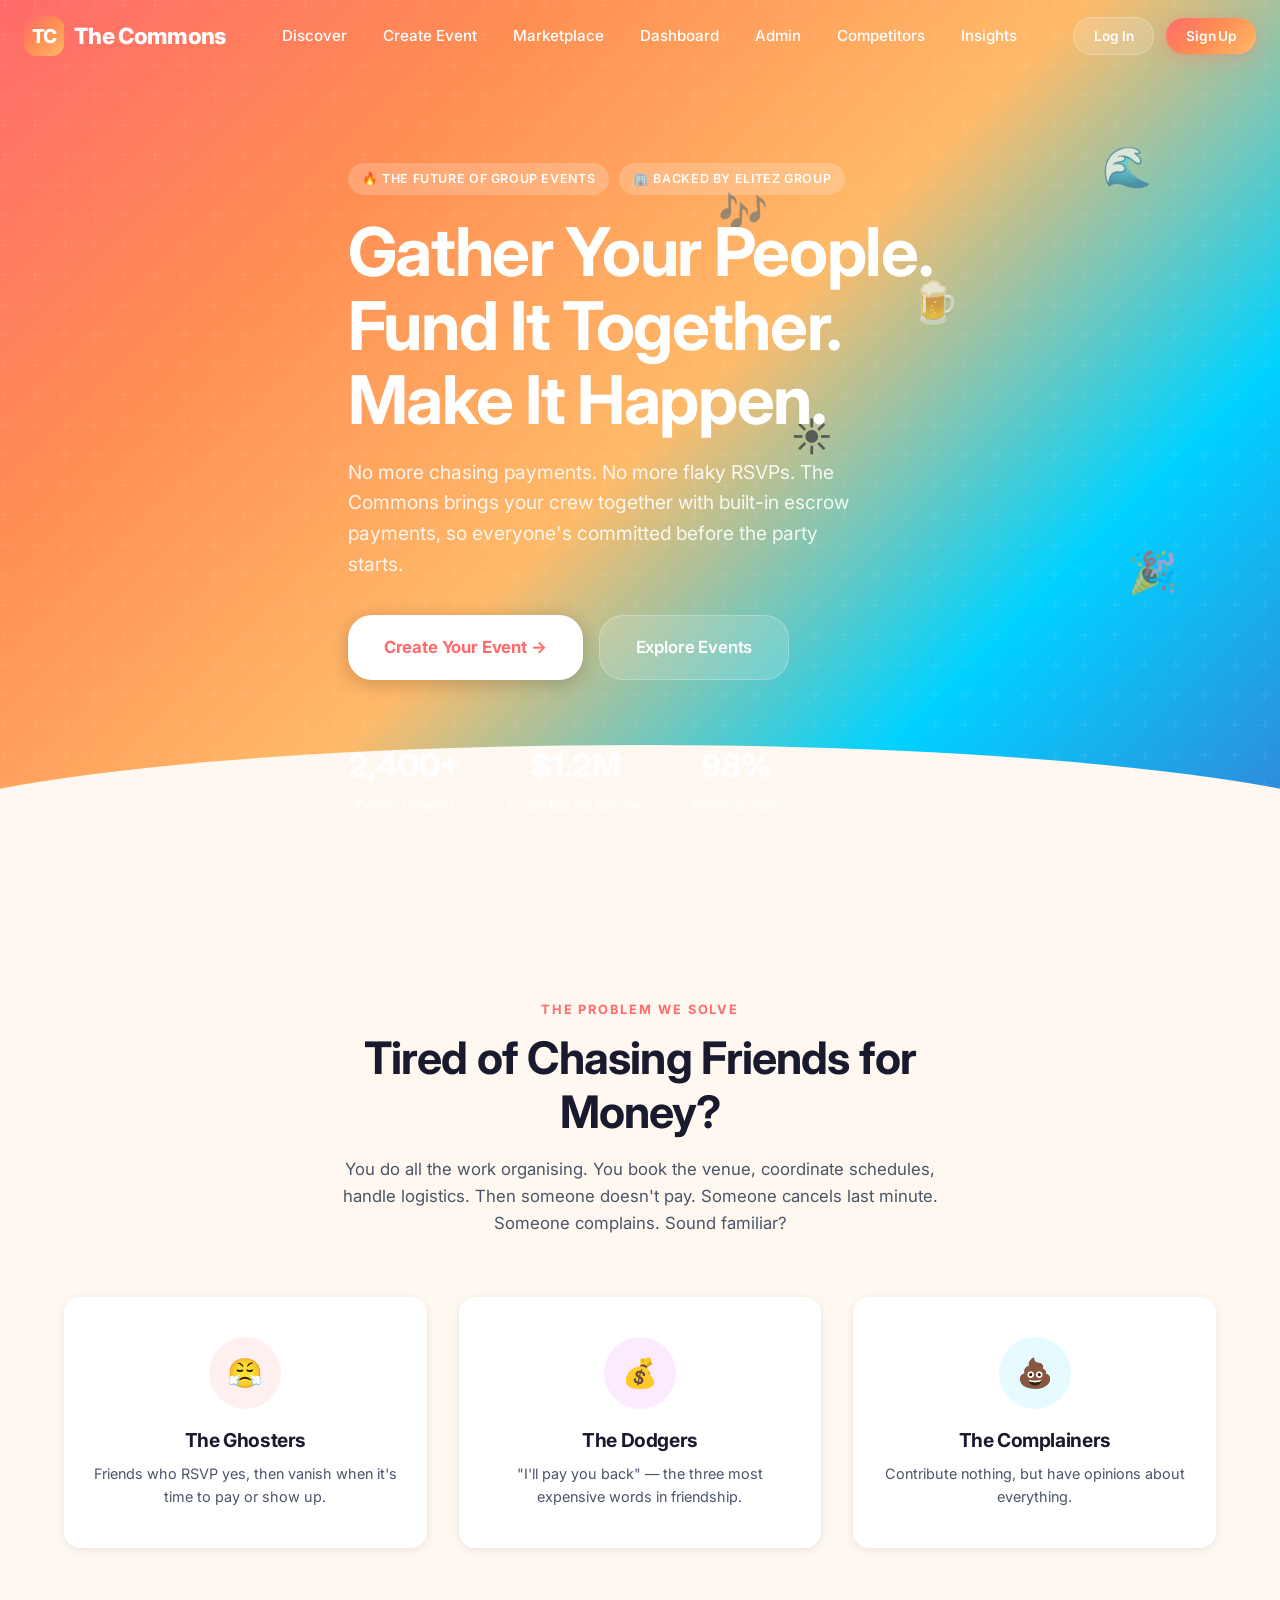
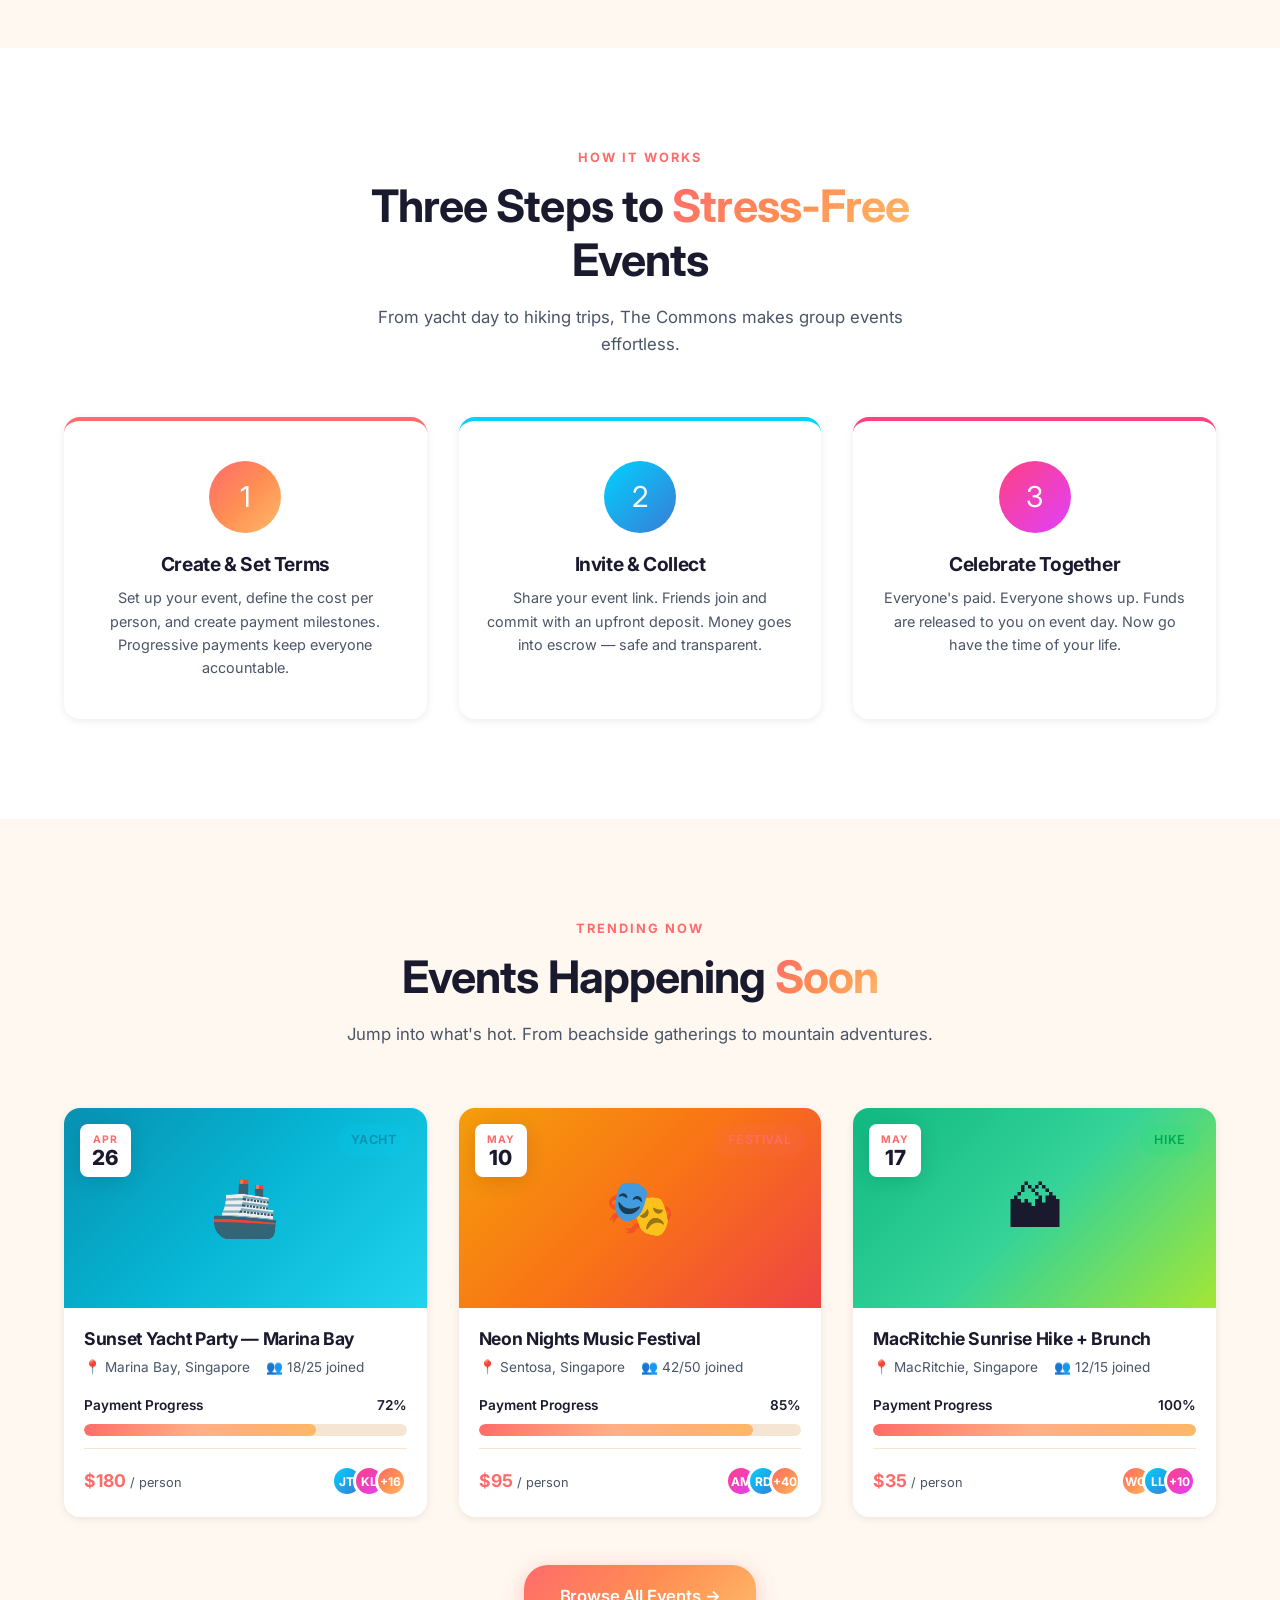
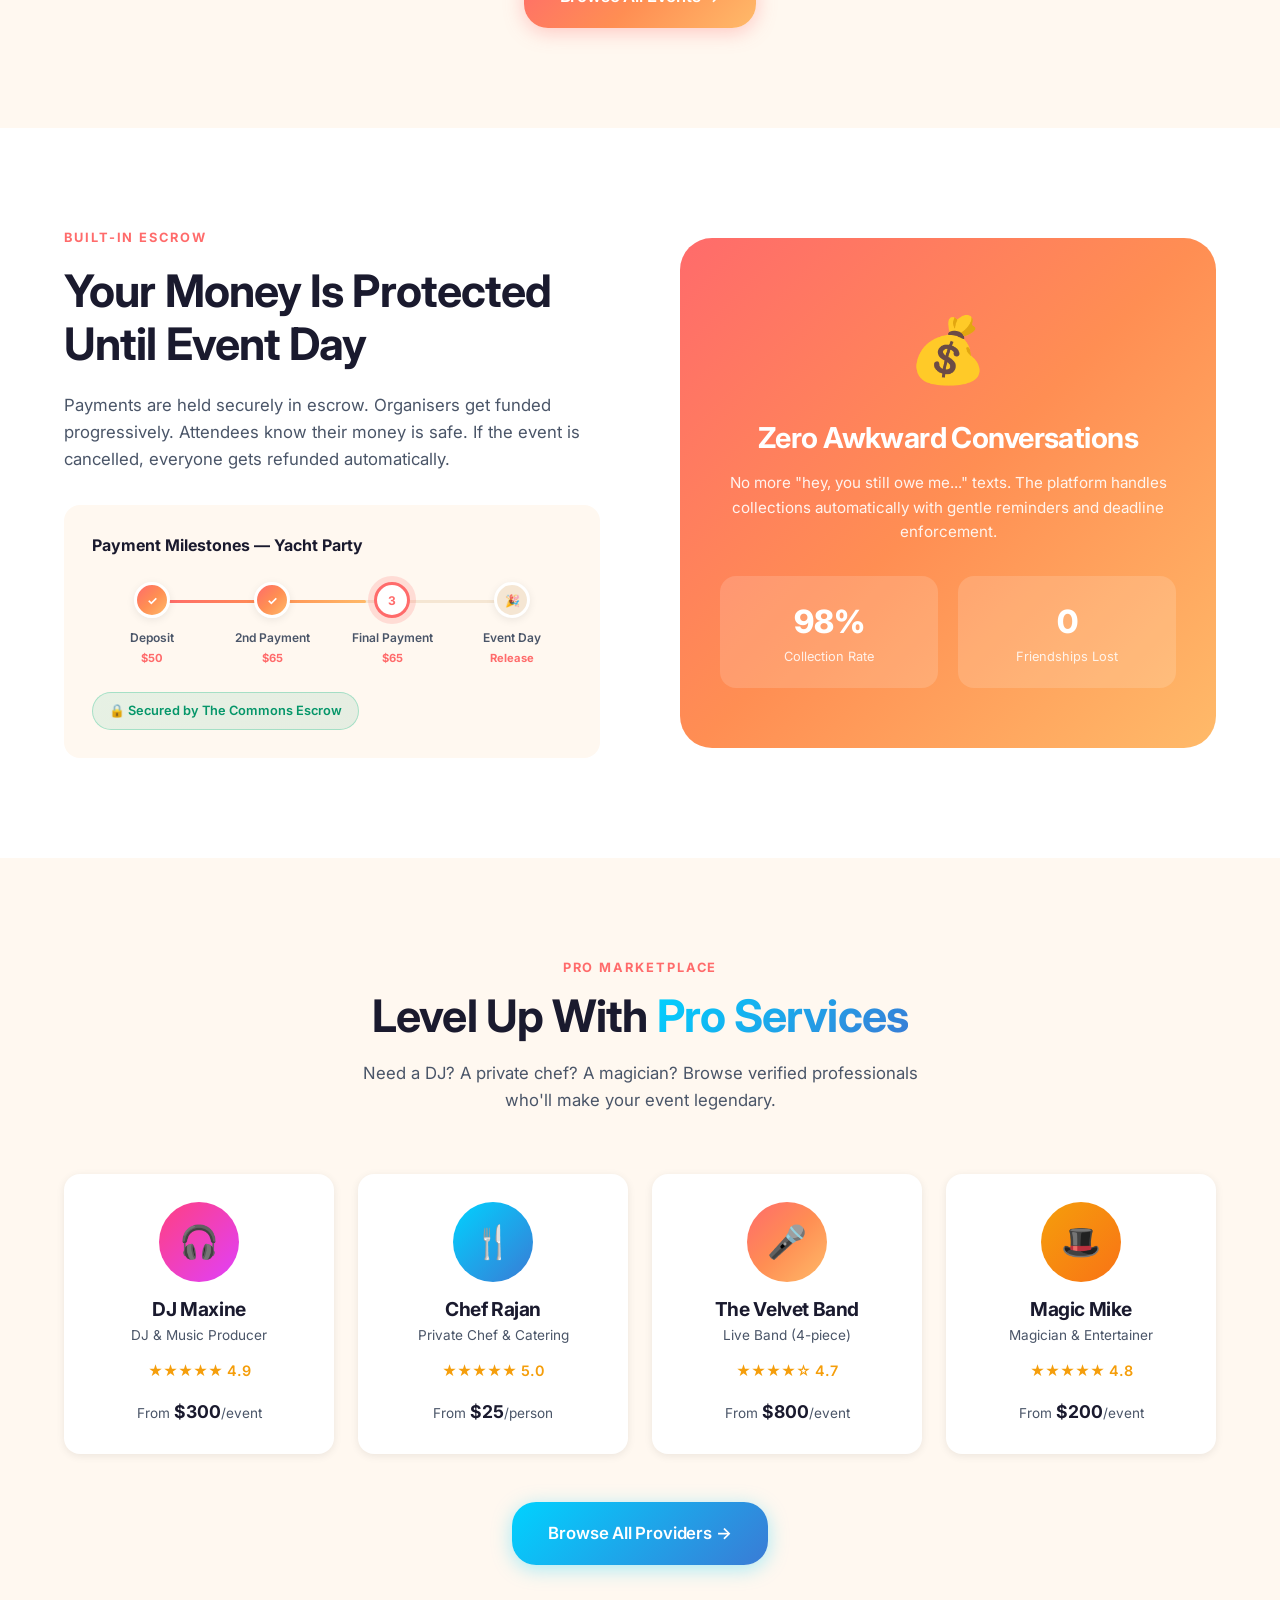
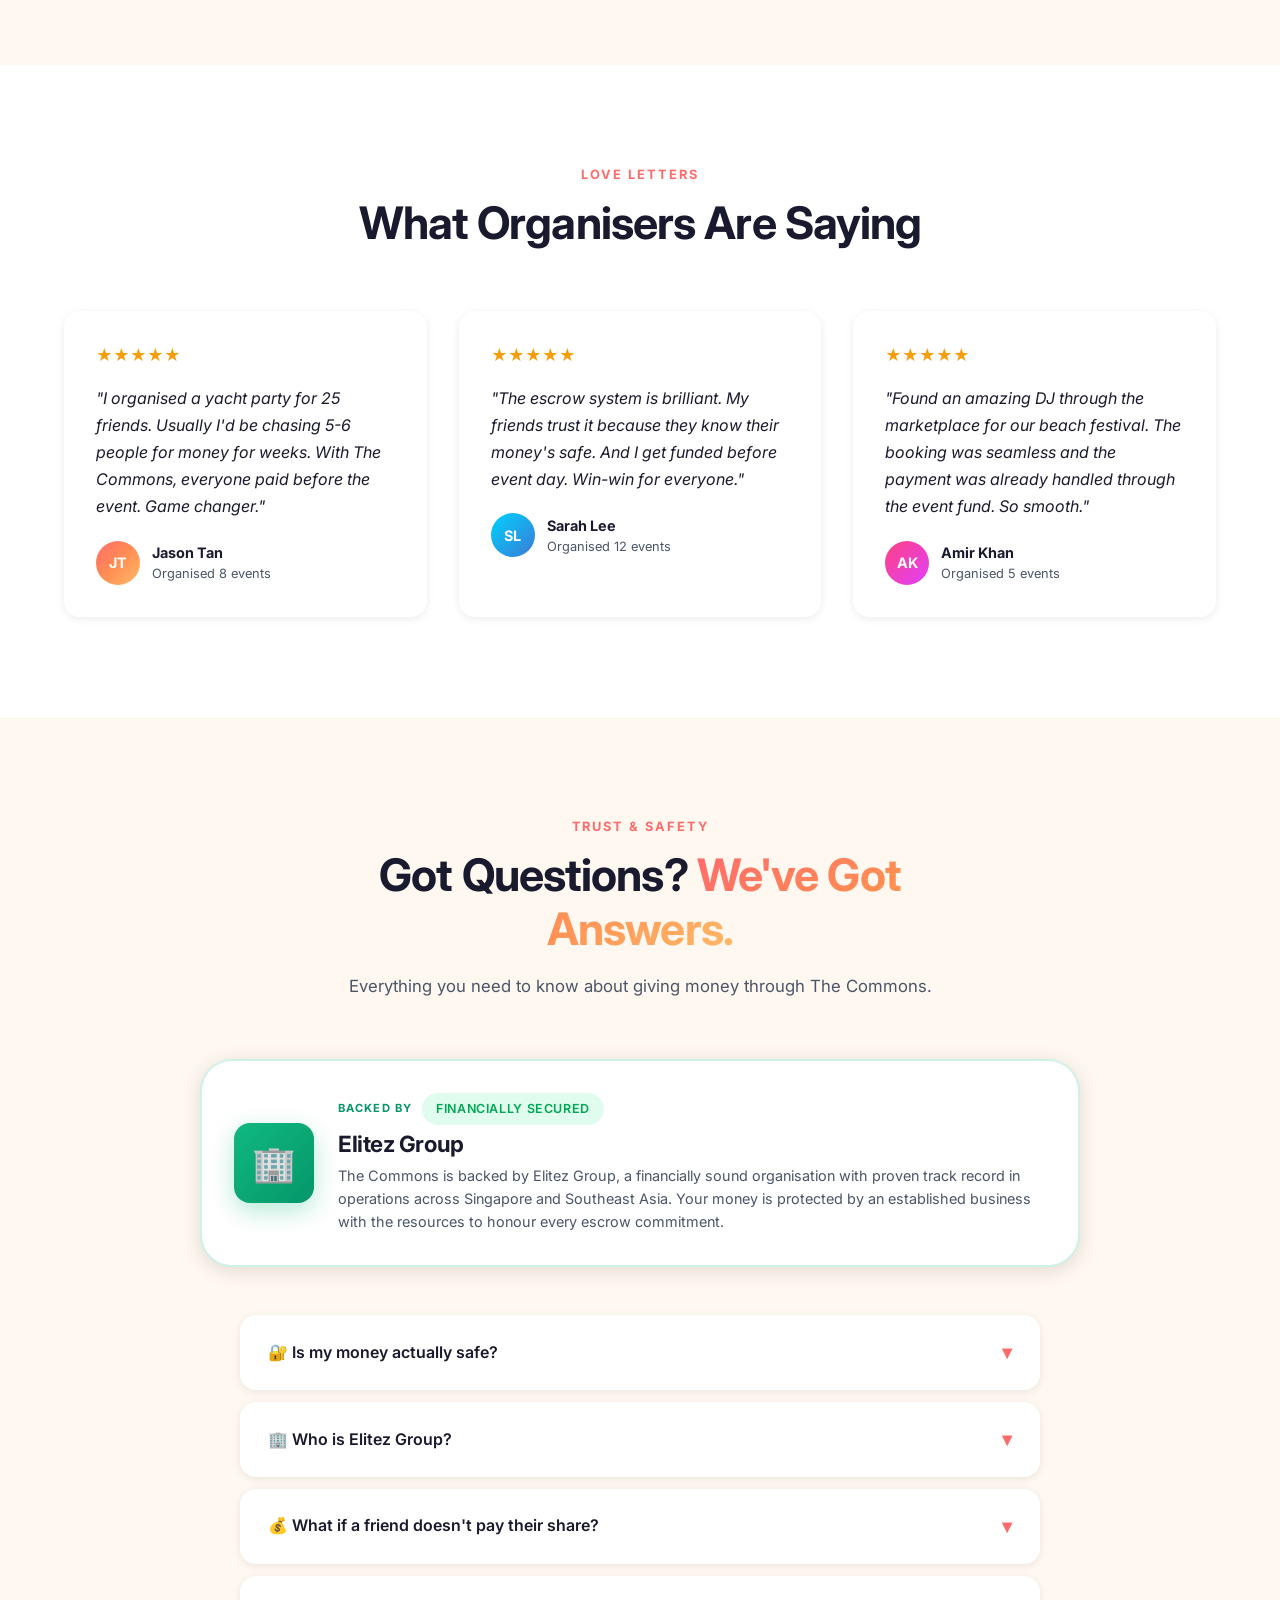
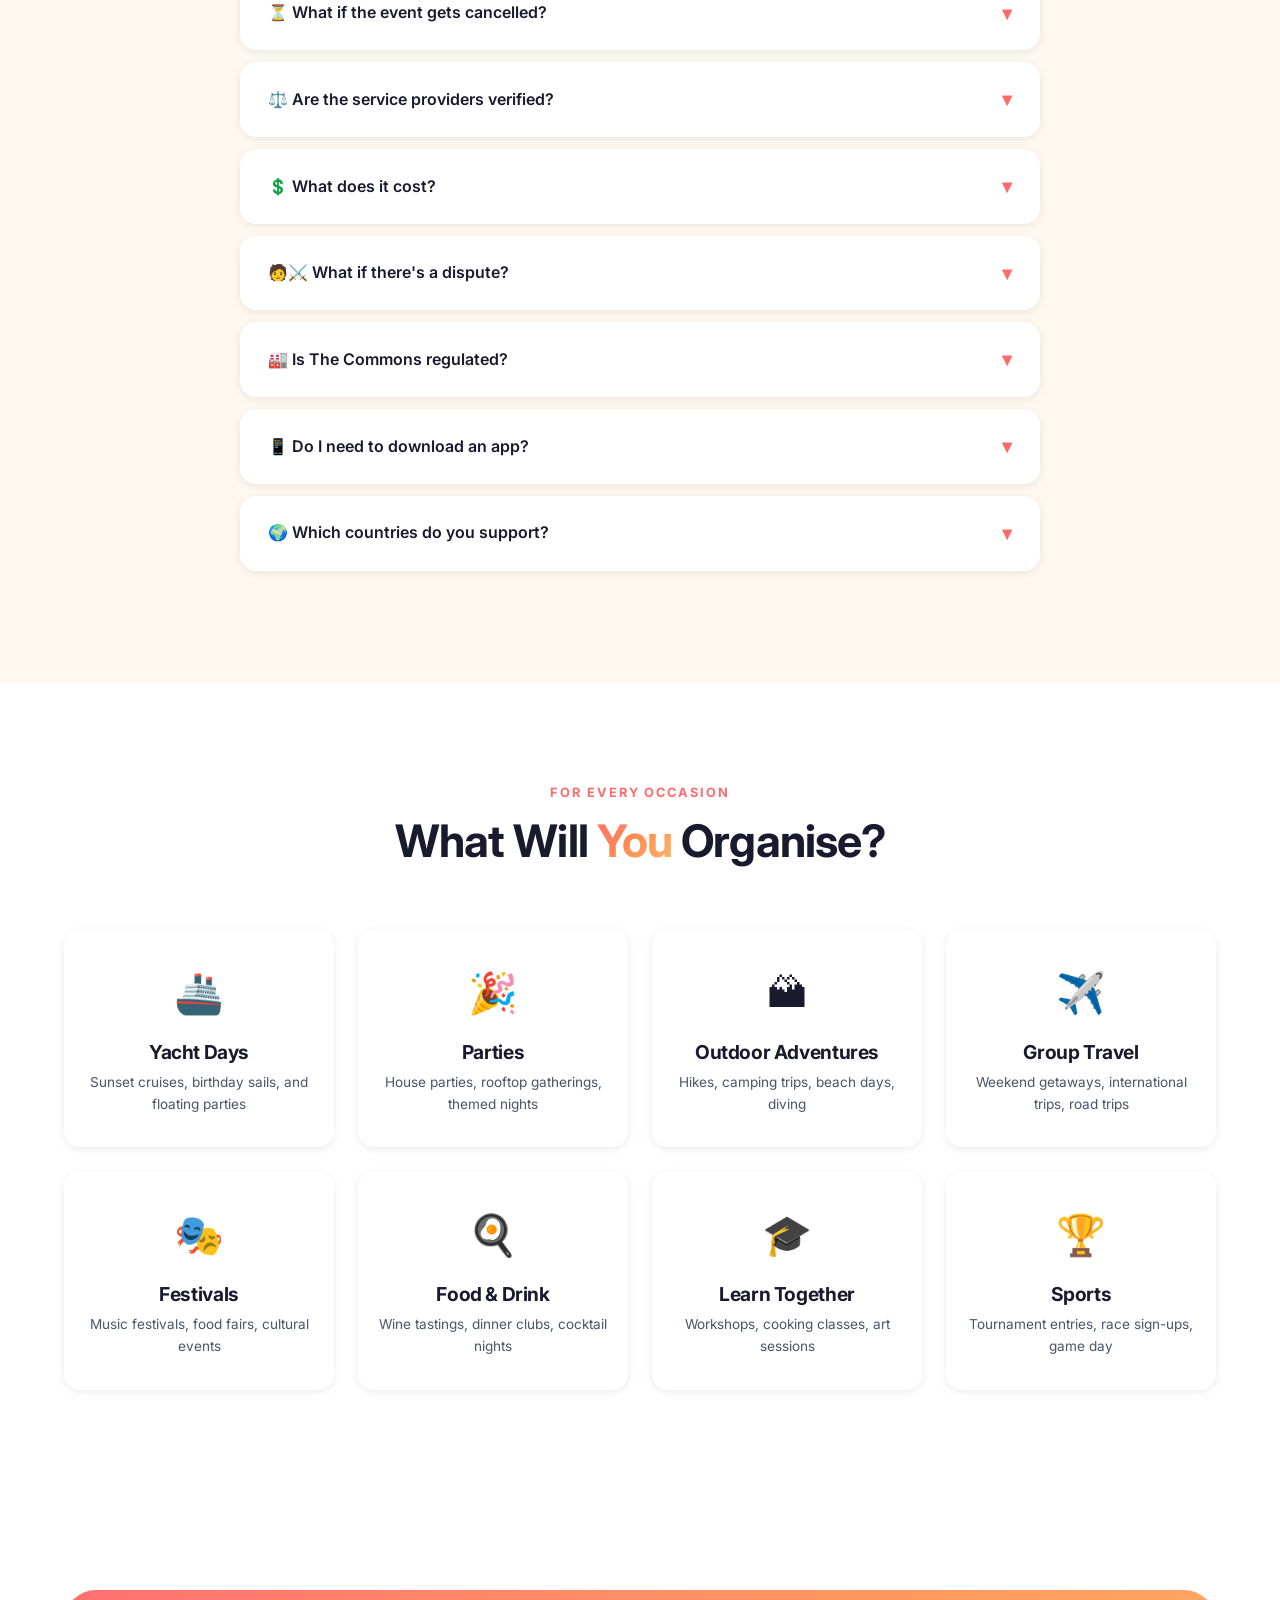
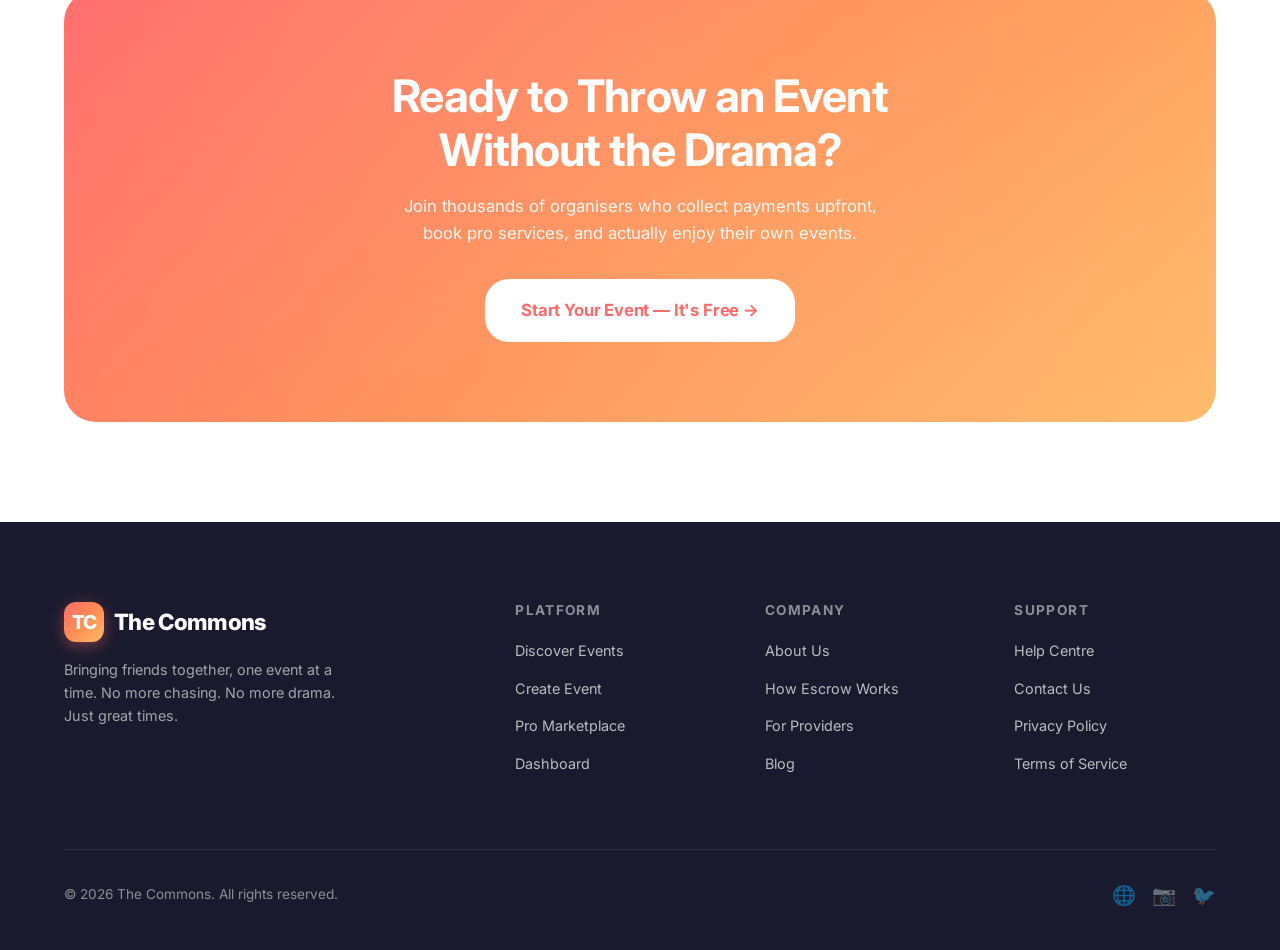
<file: index.html>
<!DOCTYPE html>
<html lang="en">
<head>
  <meta charset="UTF-8">
  <meta name="viewport" content="width=device-width, initial-scale=1.0">
  <title>The Commons — Gather. Fund. Celebrate.</title>
  <meta name="description" content="Peer-to-peer event organisation with built-in escrow payments. No more chasing friends for money. Create events, collect progressive payments, and book pro services.">
  <meta property="og:title" content="The Commons — Gather. Fund. Celebrate.">
  <meta property="og:description" content="Peer-to-peer event organisation with built-in escrow payments and a pro services marketplace.">
  <meta property="og:image" content="https://derrick-pixel.github.io/the-commons/og-image.jpg">
  <meta property="og:image:width" content="1200">
  <meta property="og:image:height" content="630">
  <meta property="og:url" content="https://derrick-pixel.github.io/the-commons/">
  <meta property="og:type" content="website">
  <meta name="twitter:card" content="summary_large_image">
  <meta name="twitter:title" content="The Commons — Gather. Fund. Celebrate.">
  <meta name="twitter:description" content="Peer-to-peer event organisation with built-in escrow payments and a pro services marketplace.">
  <meta name="twitter:image" content="https://derrick-pixel.github.io/the-commons/og-image.jpg">
  <link rel="icon" type="image/svg+xml" href="favicon.svg">
  <link rel="preconnect" href="https://fonts.googleapis.com">
  <link href="https://fonts.googleapis.com/css2?family=Inter:wght@400;500;600;700;800;900&display=swap" rel="stylesheet">
  <link rel="stylesheet" href="styles.css">
</head>
<body>
  <!-- Navigation -->
  <nav class="navbar transparent" id="navbar">
    <div class="nav-inner">
      <a href="index.html" class="nav-logo">
        <div class="logo-icon">TC</div>
        The Commons
      </a>
      <ul class="nav-links">
        <li><a href="events.html">Discover</a></li>
        <li><a href="create.html">Create Event</a></li>
        <li><a href="marketplace.html">Marketplace</a></li>
        <li><a href="dashboard.html">Dashboard</a></li>
        <li><a href="admin.html">Admin</a></li>
        <li><a href="admin-competitors.html">Competitors</a></li>
        <li><a href="admin-insights.html">Insights</a></li>
      </ul>
      <div class="nav-actions">
        <button class="btn btn-ghost btn-sm" onclick="openAuthModal('login')">Log In</button>
        <button class="btn btn-primary btn-sm" onclick="openAuthModal('signup')">Sign Up</button>
      </div>
      <button class="mobile-toggle" onclick="toggleMobileMenu()">&#9776;</button>
    </div>
  </nav>

  <!-- Mobile Menu -->
  <div class="mobile-menu" id="mobileMenu">
    <a href="events.html">Discover Events</a>
    <a href="create.html">Create Event</a>
    <a href="marketplace.html">Marketplace</a>
    <a href="dashboard.html">Dashboard</a>
    <a href="admin.html">Admin Panel</a>
    <a href="admin-competitors.html">Competitors</a>
    <a href="admin-insights.html">Market Insights</a>
    <a href="#" onclick="openAuthModal('login')">Log In</a>
    <a href="#" onclick="openAuthModal('signup')">Sign Up</a>
  </div>

  <!-- Hero Section -->
  <section class="hero">
    <div class="hero-bg">
      <div class="float-element">&#127754;</div>
      <div class="float-element">&#127866;</div>
      <div class="float-element">&#127881;</div>
      <div class="float-element">&#9728;&#65039;</div>
      <div class="float-element">&#127926;</div>
    </div>
    <div class="container hero-content">
      <div style="display: flex; gap: 10px; margin-bottom: 20px; flex-wrap: wrap;">
        <div class="badge badge-white">&#128293; The future of group events</div>
        <div class="badge badge-white">&#127970; Backed by Elitez Group</div>
      </div>
      <h1>Gather Your People.<br>Fund It Together.<br>Make It Happen.</h1>
      <p>No more chasing payments. No more flaky RSVPs. The Commons brings your crew together with built-in escrow payments, so everyone's committed before the party starts.</p>
      <div class="hero-actions">
        <a href="create.html" class="btn btn-lg" style="background: white; color: var(--coral); font-weight: 700; box-shadow: 0 4px 20px rgba(0,0,0,0.2);">
          Create Your Event &#8594;
        </a>
        <a href="events.html" class="btn btn-ghost btn-lg">
          Explore Events
        </a>
      </div>
      <div class="hero-stats">
        <div class="hero-stat">
          <div class="number">2,400+</div>
          <div class="label">Events Created</div>
        </div>
        <div class="hero-stat">
          <div class="number">$1.2M</div>
          <div class="label">Collected via Escrow</div>
        </div>
        <div class="hero-stat">
          <div class="number">98%</div>
          <div class="label">Show-up Rate</div>
        </div>
      </div>
    </div>
  </section>

  <!-- Problem / Solution -->
  <section class="section" style="background: var(--sand);">
    <div class="container">
      <div class="section-header">
        <div class="overline">The Problem We Solve</div>
        <h2>Tired of Chasing Friends for Money?</h2>
        <p>You do all the work organising. You book the venue, coordinate schedules, handle logistics. Then someone doesn't pay. Someone cancels last minute. Someone complains. Sound familiar?</p>
      </div>
      <div class="grid-3">
        <div class="how-it-works-card fade-in">
          <div class="step-icon" style="background: rgba(255, 107, 107, 0.1);">&#128548;</div>
          <h4>The Ghosters</h4>
          <p>Friends who RSVP yes, then vanish when it's time to pay or show up.</p>
        </div>
        <div class="how-it-works-card fade-in">
          <div class="step-icon" style="background: rgba(224, 64, 251, 0.1);">&#128176;</div>
          <h4>The Dodgers</h4>
          <p>"I'll pay you back" — the three most expensive words in friendship.</p>
        </div>
        <div class="how-it-works-card fade-in">
          <div class="step-icon" style="background: rgba(0, 210, 255, 0.1);">&#128169;</div>
          <h4>The Complainers</h4>
          <p>Contribute nothing, but have opinions about everything.</p>
        </div>
      </div>
    </div>
  </section>

  <!-- How It Works -->
  <section class="section" style="background: white;">
    <div class="container">
      <div class="section-header">
        <div class="overline">How It Works</div>
        <h2>Three Steps to <span class="text-gradient">Stress-Free</span> Events</h2>
        <p>From yacht day to hiking trips, The Commons makes group events effortless.</p>
      </div>
      <div class="grid-3">
        <div class="how-it-works-card fade-in" style="border-top: 4px solid var(--coral);">
          <div class="step-icon" style="background: var(--sunset-gradient); color: white;">1</div>
          <h4>Create & Set Terms</h4>
          <p>Set up your event, define the cost per person, and create payment milestones. Progressive payments keep everyone accountable.</p>
        </div>
        <div class="how-it-works-card fade-in" style="border-top: 4px solid var(--ocean);">
          <div class="step-icon" style="background: var(--ocean-gradient); color: white;">2</div>
          <h4>Invite & Collect</h4>
          <p>Share your event link. Friends join and commit with an upfront deposit. Money goes into escrow — safe and transparent.</p>
        </div>
        <div class="how-it-works-card fade-in" style="border-top: 4px solid var(--pink);">
          <div class="step-icon" style="background: var(--party-gradient); color: white;">3</div>
          <h4>Celebrate Together</h4>
          <p>Everyone's paid. Everyone shows up. Funds are released to you on event day. Now go have the time of your life.</p>
        </div>
      </div>
    </div>
  </section>

  <!-- Featured Events -->
  <section class="section" style="background: var(--sand);">
    <div class="container">
      <div class="section-header">
        <div class="overline">Trending Now</div>
        <h2>Events Happening <span class="text-gradient">Soon</span></h2>
        <p>Jump into what's hot. From beachside gatherings to mountain adventures.</p>
      </div>
      <div class="grid-3" id="featuredEvents">
        <!-- Event Card 1 -->
        <a href="event.html" class="event-card fade-in">
          <div class="event-card-img">
            <div class="img-placeholder bg-yacht">&#128674;</div>
            <div class="event-date-badge">
              <div class="month">Apr</div>
              <div class="day">26</div>
            </div>
            <span class="badge badge-ocean event-category">Yacht</span>
          </div>
          <div class="event-card-body">
            <h4>Sunset Yacht Party — Marina Bay</h4>
            <div class="event-card-meta">
              <span>&#128205; Marina Bay, Singapore</span>
              <span>&#128101; 18/25 joined</span>
            </div>
            <div style="margin-bottom: 12px;">
              <div class="progress-label">
                <span>Payment Progress</span>
                <span>72%</span>
              </div>
              <div class="progress-bar">
                <div class="progress-fill" style="width: 72%;"></div>
              </div>
            </div>
            <div class="event-card-footer">
              <div class="price">$180 <span>/ person</span></div>
              <div class="avatar-stack">
                <div class="avatar avatar-sm" style="background: var(--ocean-gradient);">JT</div>
                <div class="avatar avatar-sm" style="background: var(--party-gradient);">KL</div>
                <div class="avatar avatar-sm" style="background: var(--sunset-gradient);">+16</div>
              </div>
            </div>
          </div>
        </a>

        <!-- Event Card 2 -->
        <a href="event.html" class="event-card fade-in">
          <div class="event-card-img">
            <div class="img-placeholder bg-festival">&#127917;</div>
            <div class="event-date-badge">
              <div class="month">May</div>
              <div class="day">10</div>
            </div>
            <span class="badge badge-coral event-category">Festival</span>
          </div>
          <div class="event-card-body">
            <h4>Neon Nights Music Festival</h4>
            <div class="event-card-meta">
              <span>&#128205; Sentosa, Singapore</span>
              <span>&#128101; 42/50 joined</span>
            </div>
            <div style="margin-bottom: 12px;">
              <div class="progress-label">
                <span>Payment Progress</span>
                <span>85%</span>
              </div>
              <div class="progress-bar">
                <div class="progress-fill" style="width: 85%;"></div>
              </div>
            </div>
            <div class="event-card-footer">
              <div class="price">$95 <span>/ person</span></div>
              <div class="avatar-stack">
                <div class="avatar avatar-sm" style="background: var(--party-gradient);">AM</div>
                <div class="avatar avatar-sm" style="background: var(--ocean-gradient);">RD</div>
                <div class="avatar avatar-sm" style="background: var(--sunset-gradient);">+40</div>
              </div>
            </div>
          </div>
        </a>

        <!-- Event Card 3 -->
        <a href="event.html" class="event-card fade-in">
          <div class="event-card-img">
            <div class="img-placeholder bg-hike">&#127956;</div>
            <div class="event-date-badge">
              <div class="month">May</div>
              <div class="day">17</div>
            </div>
            <span class="badge badge-green event-category">Hike</span>
          </div>
          <div class="event-card-body">
            <h4>MacRitchie Sunrise Hike + Brunch</h4>
            <div class="event-card-meta">
              <span>&#128205; MacRitchie, Singapore</span>
              <span>&#128101; 12/15 joined</span>
            </div>
            <div style="margin-bottom: 12px;">
              <div class="progress-label">
                <span>Payment Progress</span>
                <span>100%</span>
              </div>
              <div class="progress-bar">
                <div class="progress-fill" style="width: 100%;"></div>
              </div>
            </div>
            <div class="event-card-footer">
              <div class="price">$35 <span>/ person</span></div>
              <div class="avatar-stack">
                <div class="avatar avatar-sm" style="background: var(--sunset-gradient);">WC</div>
                <div class="avatar avatar-sm" style="background: var(--ocean-gradient);">LL</div>
                <div class="avatar avatar-sm" style="background: var(--party-gradient);">+10</div>
              </div>
            </div>
          </div>
        </a>
      </div>
      <div style="text-align: center; margin-top: 48px;">
        <a href="events.html" class="btn btn-primary btn-lg">Browse All Events &#8594;</a>
      </div>
    </div>
  </section>

  <!-- Escrow Feature Highlight -->
  <section class="section" style="background: white;">
    <div class="container">
      <div class="grid-2" style="align-items: center; gap: 80px;">
        <div class="fade-in">
          <div class="overline" style="color: var(--coral); font-size: 0.8rem; font-weight: 700; text-transform: uppercase; letter-spacing: 0.15em; margin-bottom: 16px;">Built-In Escrow</div>
          <h2>Your Money Is Protected Until Event Day</h2>
          <p style="margin: 20px 0;">Payments are held securely in escrow. Organisers get funded progressively. Attendees know their money is safe. If the event is cancelled, everyone gets refunded automatically.</p>

          <div style="background: var(--sand); border-radius: var(--radius-md); padding: 28px; margin-top: 32px;">
            <div style="font-weight: 700; margin-bottom: 20px;">Payment Milestones — Yacht Party</div>
            <div class="milestone-track" style="position: relative;">
              <div class="milestone-line">
                <div class="milestone-line-fill" style="width: 60%;"></div>
              </div>
              <div class="milestone-node completed">
                <div class="milestone-dot">&#10003;</div>
                <div class="milestone-label">Deposit</div>
                <div class="milestone-amount">$50</div>
              </div>
              <div class="milestone-node completed">
                <div class="milestone-dot">&#10003;</div>
                <div class="milestone-label">2nd Payment</div>
                <div class="milestone-amount">$65</div>
              </div>
              <div class="milestone-node current">
                <div class="milestone-dot">3</div>
                <div class="milestone-label">Final Payment</div>
                <div class="milestone-amount">$65</div>
              </div>
              <div class="milestone-node">
                <div class="milestone-dot">&#127881;</div>
                <div class="milestone-label">Event Day</div>
                <div class="milestone-amount">Release</div>
              </div>
            </div>
            <div style="margin-top: 24px;">
              <div class="escrow-badge">&#128274; Secured by The Commons Escrow</div>
            </div>
          </div>
        </div>
        <div class="fade-in" style="text-align: center;">
          <div style="background: var(--sunset-gradient); border-radius: var(--radius-xl); padding: 60px 40px; color: white;">
            <div style="font-size: 4rem; margin-bottom: 20px;">&#128176;</div>
            <h3 style="margin-bottom: 16px;">Zero Awkward Conversations</h3>
            <p style="color: rgba(255,255,255,0.9); font-size: 0.95rem;">No more "hey, you still owe me..." texts. The platform handles collections automatically with gentle reminders and deadline enforcement.</p>
            <div style="display: grid; grid-template-columns: 1fr 1fr; gap: 20px; margin-top: 32px;">
              <div style="background: rgba(255,255,255,0.15); border-radius: var(--radius-md); padding: 20px;">
                <div style="font-size: 2rem; font-weight: 800;">98%</div>
                <div style="font-size: 0.8rem; opacity: 0.85;">Collection Rate</div>
              </div>
              <div style="background: rgba(255,255,255,0.15); border-radius: var(--radius-md); padding: 20px;">
                <div style="font-size: 2rem; font-weight: 800;">0</div>
                <div style="font-size: 0.8rem; opacity: 0.85;">Friendships Lost</div>
              </div>
            </div>
          </div>
        </div>
      </div>
    </div>
  </section>

  <!-- Service Providers -->
  <section class="section" style="background: var(--sand);">
    <div class="container">
      <div class="section-header">
        <div class="overline">Pro Marketplace</div>
        <h2>Level Up With <span class="text-gradient-ocean">Pro Services</span></h2>
        <p>Need a DJ? A private chef? A magician? Browse verified professionals who'll make your event legendary.</p>
      </div>
      <div class="grid-4" id="featuredProviders">
        <div class="provider-card fade-in">
          <div class="provider-avatar" style="background: var(--party-gradient); color: white;">&#127911;</div>
          <h4>DJ Maxine</h4>
          <div class="provider-type">DJ & Music Producer</div>
          <div class="provider-rating">&#9733;&#9733;&#9733;&#9733;&#9733; 4.9</div>
          <div class="provider-price">From <strong>$300</strong>/event</div>
        </div>
        <div class="provider-card fade-in">
          <div class="provider-avatar" style="background: var(--ocean-gradient); color: white;">&#127860;</div>
          <h4>Chef Rajan</h4>
          <div class="provider-type">Private Chef & Catering</div>
          <div class="provider-rating">&#9733;&#9733;&#9733;&#9733;&#9733; 5.0</div>
          <div class="provider-price">From <strong>$25</strong>/person</div>
        </div>
        <div class="provider-card fade-in">
          <div class="provider-avatar" style="background: var(--sunset-gradient); color: white;">&#127908;</div>
          <h4>The Velvet Band</h4>
          <div class="provider-type">Live Band (4-piece)</div>
          <div class="provider-rating">&#9733;&#9733;&#9733;&#9733;&#9734; 4.7</div>
          <div class="provider-price">From <strong>$800</strong>/event</div>
        </div>
        <div class="provider-card fade-in">
          <div class="provider-avatar" style="background: linear-gradient(135deg, #F59E0B, #F97316); color: white;">&#127913;</div>
          <h4>Magic Mike</h4>
          <div class="provider-type">Magician & Entertainer</div>
          <div class="provider-rating">&#9733;&#9733;&#9733;&#9733;&#9733; 4.8</div>
          <div class="provider-price">From <strong>$200</strong>/event</div>
        </div>
      </div>
      <div style="text-align: center; margin-top: 48px;">
        <a href="marketplace.html" class="btn btn-ocean btn-lg">Browse All Providers &#8594;</a>
      </div>
    </div>
  </section>

  <!-- Testimonials -->
  <section class="section" style="background: white;">
    <div class="container">
      <div class="section-header">
        <div class="overline">Love Letters</div>
        <h2>What Organisers Are Saying</h2>
      </div>
      <div class="grid-3">
        <div class="testimonial-card fade-in">
          <div class="stars">&#9733;&#9733;&#9733;&#9733;&#9733;</div>
          <div class="quote">"I organised a yacht party for 25 friends. Usually I'd be chasing 5-6 people for money for weeks. With The Commons, everyone paid before the event. Game changer."</div>
          <div class="author">
            <div class="avatar" style="background: var(--sunset-gradient);">JT</div>
            <div>
              <div class="author-name">Jason Tan</div>
              <div class="author-role">Organised 8 events</div>
            </div>
          </div>
        </div>
        <div class="testimonial-card fade-in">
          <div class="stars">&#9733;&#9733;&#9733;&#9733;&#9733;</div>
          <div class="quote">"The escrow system is brilliant. My friends trust it because they know their money's safe. And I get funded before event day. Win-win for everyone."</div>
          <div class="author">
            <div class="avatar" style="background: var(--ocean-gradient);">SL</div>
            <div>
              <div class="author-name">Sarah Lee</div>
              <div class="author-role">Organised 12 events</div>
            </div>
          </div>
        </div>
        <div class="testimonial-card fade-in">
          <div class="stars">&#9733;&#9733;&#9733;&#9733;&#9733;</div>
          <div class="quote">"Found an amazing DJ through the marketplace for our beach festival. The booking was seamless and the payment was already handled through the event fund. So smooth."</div>
          <div class="author">
            <div class="avatar" style="background: var(--party-gradient);">AK</div>
            <div>
              <div class="author-name">Amir Khan</div>
              <div class="author-role">Organised 5 events</div>
            </div>
          </div>
        </div>
      </div>
    </div>
  </section>

  <!-- Trust & FAQ Section -->
  <section class="section" style="background: var(--sand);">
    <div class="container">
      <div class="section-header">
        <div class="overline">Trust & Safety</div>
        <h2>Got Questions? <span class="text-gradient">We've Got Answers.</span></h2>
        <p>Everything you need to know about giving money through The Commons.</p>
      </div>

      <!-- Elitez Trust Badge -->
      <div style="max-width: 880px; margin: 0 auto 48px; background: white; border-radius: var(--radius-xl); padding: 32px; box-shadow: var(--shadow-md); border: 2px solid rgba(16,185,129,0.2);">
        <div style="display: flex; align-items: center; gap: 24px; flex-wrap: wrap;">
          <div style="width: 80px; height: 80px; border-radius: 16px; background: linear-gradient(135deg, #10B981, #059669); display: flex; align-items: center; justify-content: center; flex-shrink: 0; box-shadow: 0 8px 24px rgba(16,185,129,0.3);">
            <span style="font-size: 2.2rem;">&#127970;</span>
          </div>
          <div style="flex: 1; min-width: 240px;">
            <div style="display: flex; align-items: center; gap: 10px; margin-bottom: 6px;">
              <span style="font-size: 0.7rem; font-weight: 700; text-transform: uppercase; letter-spacing: 0.1em; color: #059669;">Backed by</span>
              <span class="badge badge-green">Financially Secured</span>
            </div>
            <h3 style="margin-bottom: 6px; font-size: 1.4rem;">Elitez Group</h3>
            <p style="font-size: 0.9rem; margin: 0;">The Commons is backed by Elitez Group, a financially sound organisation with proven track record in operations across Singapore and Southeast Asia. Your money is protected by an established business with the resources to honour every escrow commitment.</p>
          </div>
        </div>
      </div>

      <!-- FAQ Accordion -->
      <div style="max-width: 800px; margin: 0 auto;">
        <div class="faq-item" onclick="toggleFAQ(this)">
          <div class="faq-question">
            <span>&#128272; Is my money actually safe?</span>
            <span class="faq-arrow">&#9662;</span>
          </div>
          <div class="faq-answer">
            <p>Absolutely. Every payment you make on The Commons goes into a secure escrow account — not directly to the organiser. The funds are held by our backing partner, Elitez Group, until the event day. If the event is cancelled for any reason, you get an automatic full refund. No questions, no awkward conversations.</p>
          </div>
        </div>

        <div class="faq-item" onclick="toggleFAQ(this)">
          <div class="faq-question">
            <span>&#127970; Who is Elitez Group?</span>
            <span class="faq-arrow">&#9662;</span>
          </div>
          <div class="faq-answer">
            <p>Elitez Group is the financially sound parent organisation backing The Commons. With established operations across Singapore and Southeast Asia, Elitez provides the financial guarantees and operational infrastructure that make our escrow system trustworthy. This isn't a fly-by-night startup holding your money — it's an established company with a real track record.</p>
          </div>
        </div>

        <div class="faq-item" onclick="toggleFAQ(this)">
          <div class="faq-question">
            <span>&#128176; What if a friend doesn't pay their share?</span>
            <span class="faq-arrow">&#9662;</span>
          </div>
          <div class="faq-answer">
            <p>The Commons sends automatic payment reminders 48 hours before each milestone deadline. If someone misses a deadline, we escalate with follow-up notices. After repeated misses, the organiser can release that person's spot to a waitlist member or remove them from the event entirely. You never have to be the awkward one chasing money.</p>
          </div>
        </div>

        <div class="faq-item" onclick="toggleFAQ(this)">
          <div class="faq-question">
            <span>&#9203; What if the event gets cancelled?</span>
            <span class="faq-arrow">&#9662;</span>
          </div>
          <div class="faq-answer">
            <p>If an organiser cancels an event, all escrowed funds are <strong>automatically refunded to attendees in full</strong> — no manual refund requests, no waiting weeks for chargebacks. The money goes back to the original payment method within 3-5 business days.</p>
          </div>
        </div>

        <div class="faq-item" onclick="toggleFAQ(this)">
          <div class="faq-question">
            <span>&#9878;&#65039; Are the service providers verified?</span>
            <span class="faq-arrow">&#9662;</span>
          </div>
          <div class="faq-answer">
            <p>Yes. Every service provider on the marketplace goes through a verification process before they can list services: identity check, business registration verification, portfolio review, and reference checks. Once verified, they earn a green verified badge. Reviews and ratings from actual customers keep the marketplace honest.</p>
          </div>
        </div>

        <div class="faq-item" onclick="toggleFAQ(this)">
          <div class="faq-question">
            <span>&#128178; What does it cost?</span>
            <span class="faq-arrow">&#9662;</span>
          </div>
          <div class="faq-answer">
            <p>The Commons is <strong>free to use</strong> for organisers and attendees. We charge a 5% commission on the funds released from escrow on event day — that's it. No subscription fees, no per-event charges, no hidden costs. Service providers pay a 10% booking commission, which is built into their listed prices.</p>
          </div>
        </div>

        <div class="faq-item" onclick="toggleFAQ(this)">
          <div class="faq-question">
            <span>&#129489;&#8205;&#9876;&#65039; What if there's a dispute?</span>
            <span class="faq-arrow">&#9662;</span>
          </div>
          <div class="faq-answer">
            <p>If something goes wrong — service quality issues, organiser disputes, refund disagreements — our team mediates. Open a dispute case in your dashboard and we'll review within 48 hours. Common cases: partial refunds (47%), full refunds (28%), warning to organiser (15%), no action (10%). Our average resolution time is 2.3 days.</p>
          </div>
        </div>

        <div class="faq-item" onclick="toggleFAQ(this)">
          <div class="faq-question">
            <span>&#127981; Is The Commons regulated?</span>
            <span class="faq-arrow">&#9662;</span>
          </div>
          <div class="faq-answer">
            <p>The Commons operates in compliance with Singapore's Payment Services Act 2019 (PSA) through partnerships with licensed payment processors. We follow strict PDPA data protection standards, AML/CFT requirements, and consumer protection regulations. All payment processing is handled by MAS-licensed financial institutions.</p>
          </div>
        </div>

        <div class="faq-item" onclick="toggleFAQ(this)">
          <div class="faq-question">
            <span>&#128241; Do I need to download an app?</span>
            <span class="faq-arrow">&#9662;</span>
          </div>
          <div class="faq-answer">
            <p>Nope. The Commons works in any web browser — desktop, tablet, or mobile. No app downloads, no installs. Just share an event link and your friends can RSVP and pay in seconds. We're working on native iOS and Android apps for future release, but the web version has all the features you need.</p>
          </div>
        </div>

        <div class="faq-item" onclick="toggleFAQ(this)">
          <div class="faq-question">
            <span>&#127757; Which countries do you support?</span>
            <span class="faq-arrow">&#9662;</span>
          </div>
          <div class="faq-answer">
            <p>We launched in Singapore with full PayNow, GrabPay, and credit card support. We also support events in Malaysia, Thailand, Indonesia, Philippines, and Vietnam, with currency conversion handled automatically. International expansion to other ASEAN markets is coming throughout 2026.</p>
          </div>
        </div>
      </div>
    </div>
  </section>

  <!-- Event Categories -->
  <section class="section" style="background: white;">
    <div class="container">
      <div class="section-header">
        <div class="overline">For Every Occasion</div>
        <h2>What Will <span class="text-gradient">You</span> Organise?</h2>
      </div>
      <div class="grid-4">
        <div class="card fade-in" style="text-align: center; padding: 32px 20px;">
          <div style="font-size: 2.5rem; margin-bottom: 16px;">&#128674;</div>
          <h4>Yacht Days</h4>
          <p style="font-size: 0.85rem; margin-top: 8px;">Sunset cruises, birthday sails, and floating parties</p>
        </div>
        <div class="card fade-in" style="text-align: center; padding: 32px 20px;">
          <div style="font-size: 2.5rem; margin-bottom: 16px;">&#127881;</div>
          <h4>Parties</h4>
          <p style="font-size: 0.85rem; margin-top: 8px;">House parties, rooftop gatherings, themed nights</p>
        </div>
        <div class="card fade-in" style="text-align: center; padding: 32px 20px;">
          <div style="font-size: 2.5rem; margin-bottom: 16px;">&#127956;</div>
          <h4>Outdoor Adventures</h4>
          <p style="font-size: 0.85rem; margin-top: 8px;">Hikes, camping trips, beach days, diving</p>
        </div>
        <div class="card fade-in" style="text-align: center; padding: 32px 20px;">
          <div style="font-size: 2.5rem; margin-bottom: 16px;">&#9992;&#65039;</div>
          <h4>Group Travel</h4>
          <p style="font-size: 0.85rem; margin-top: 8px;">Weekend getaways, international trips, road trips</p>
        </div>
        <div class="card fade-in" style="text-align: center; padding: 32px 20px;">
          <div style="font-size: 2.5rem; margin-bottom: 16px;">&#127917;</div>
          <h4>Festivals</h4>
          <p style="font-size: 0.85rem; margin-top: 8px;">Music festivals, food fairs, cultural events</p>
        </div>
        <div class="card fade-in" style="text-align: center; padding: 32px 20px;">
          <div style="font-size: 2.5rem; margin-bottom: 16px;">&#127859;</div>
          <h4>Food & Drink</h4>
          <p style="font-size: 0.85rem; margin-top: 8px;">Wine tastings, dinner clubs, cocktail nights</p>
        </div>
        <div class="card fade-in" style="text-align: center; padding: 32px 20px;">
          <div style="font-size: 2.5rem; margin-bottom: 16px;">&#127891;</div>
          <h4>Learn Together</h4>
          <p style="font-size: 0.85rem; margin-top: 8px;">Workshops, cooking classes, art sessions</p>
        </div>
        <div class="card fade-in" style="text-align: center; padding: 32px 20px;">
          <div style="font-size: 2.5rem; margin-bottom: 16px;">&#127942;</div>
          <h4>Sports</h4>
          <p style="font-size: 0.85rem; margin-top: 8px;">Tournament entries, race sign-ups, game day</p>
        </div>
      </div>
    </div>
  </section>

  <!-- CTA -->
  <section class="section" style="background: white;">
    <div class="container">
      <div class="cta-section">
        <h2>Ready to Throw an Event<br>Without the Drama?</h2>
        <p>Join thousands of organisers who collect payments upfront, book pro services, and actually enjoy their own events.</p>
        <a href="create.html" class="btn btn-lg" style="background: white; color: var(--coral); font-weight: 700;">
          Start Your Event — It's Free &#8594;
        </a>
      </div>
    </div>
  </section>

  <!-- Footer -->
  <footer class="footer">
    <div class="container">
      <div class="footer-grid">
        <div class="footer-brand">
          <div class="nav-logo" style="color: white;">
            <div class="logo-icon">TC</div>
            The Commons
          </div>
          <p>Bringing friends together, one event at a time. No more chasing. No more drama. Just great times.</p>
        </div>
        <div>
          <h5>Platform</h5>
          <ul class="footer-links">
            <li><a href="events.html">Discover Events</a></li>
            <li><a href="create.html">Create Event</a></li>
            <li><a href="marketplace.html">Pro Marketplace</a></li>
            <li><a href="dashboard.html">Dashboard</a></li>
          </ul>
        </div>
        <div>
          <h5>Company</h5>
          <ul class="footer-links">
            <li><a href="#">About Us</a></li>
            <li><a href="#">How Escrow Works</a></li>
            <li><a href="#">For Providers</a></li>
            <li><a href="#">Blog</a></li>
          </ul>
        </div>
        <div>
          <h5>Support</h5>
          <ul class="footer-links">
            <li><a href="#">Help Centre</a></li>
            <li><a href="#">Contact Us</a></li>
            <li><a href="#">Privacy Policy</a></li>
            <li><a href="#">Terms of Service</a></li>
          </ul>
        </div>
      </div>
      <div class="footer-bottom">
        <span>&copy; 2026 The Commons. All rights reserved.</span>
        <div class="footer-social">
          <a href="#">&#127760;</a>
          <a href="#">&#128247;</a>
          <a href="#">&#128038;</a>
        </div>
      </div>
    </div>
  </footer>

  <!-- Auth Modal -->
  <div class="modal-overlay" id="authModal">
    <div class="modal">
      <div class="modal-header">
        <h3 id="authTitle">Welcome Back</h3>
        <button class="modal-close" onclick="closeAuthModal()">&times;</button>
      </div>
      <div id="loginForm">
        <div class="form-group">
          <label>Email</label>
          <input type="email" placeholder="you@example.com">
        </div>
        <div class="form-group">
          <label>Password</label>
          <input type="password" placeholder="Enter password">
        </div>
        <button class="btn btn-primary btn-lg" style="width: 100%;" onclick="handleAuth()">Log In</button>
        <p style="text-align: center; margin-top: 16px; font-size: 0.9rem;">Don't have an account? <a href="#" style="color: var(--coral); font-weight: 600;" onclick="openAuthModal('signup')">Sign Up</a></p>
      </div>
      <div id="signupForm" style="display: none;">
        <div class="form-group">
          <label>Full Name</label>
          <input type="text" placeholder="Your full name">
        </div>
        <div class="form-group">
          <label>Email</label>
          <input type="email" placeholder="you@example.com">
        </div>
        <div class="form-group">
          <label>Password</label>
          <input type="password" placeholder="Create a password">
        </div>
        <div class="form-group">
          <label>I am a...</label>
          <select>
            <option>Event Organiser</option>
            <option>Attendee</option>
            <option>Service Provider</option>
          </select>
        </div>
        <button class="btn btn-primary btn-lg" style="width: 100%;" onclick="handleAuth()">Create Account</button>
        <p style="text-align: center; margin-top: 16px; font-size: 0.9rem;">Already have an account? <a href="#" style="color: var(--coral); font-weight: 600;" onclick="openAuthModal('login')">Log In</a></p>
      </div>
    </div>
  </div>

  <script src="app.js"></script>
</body>
</html>
</file>
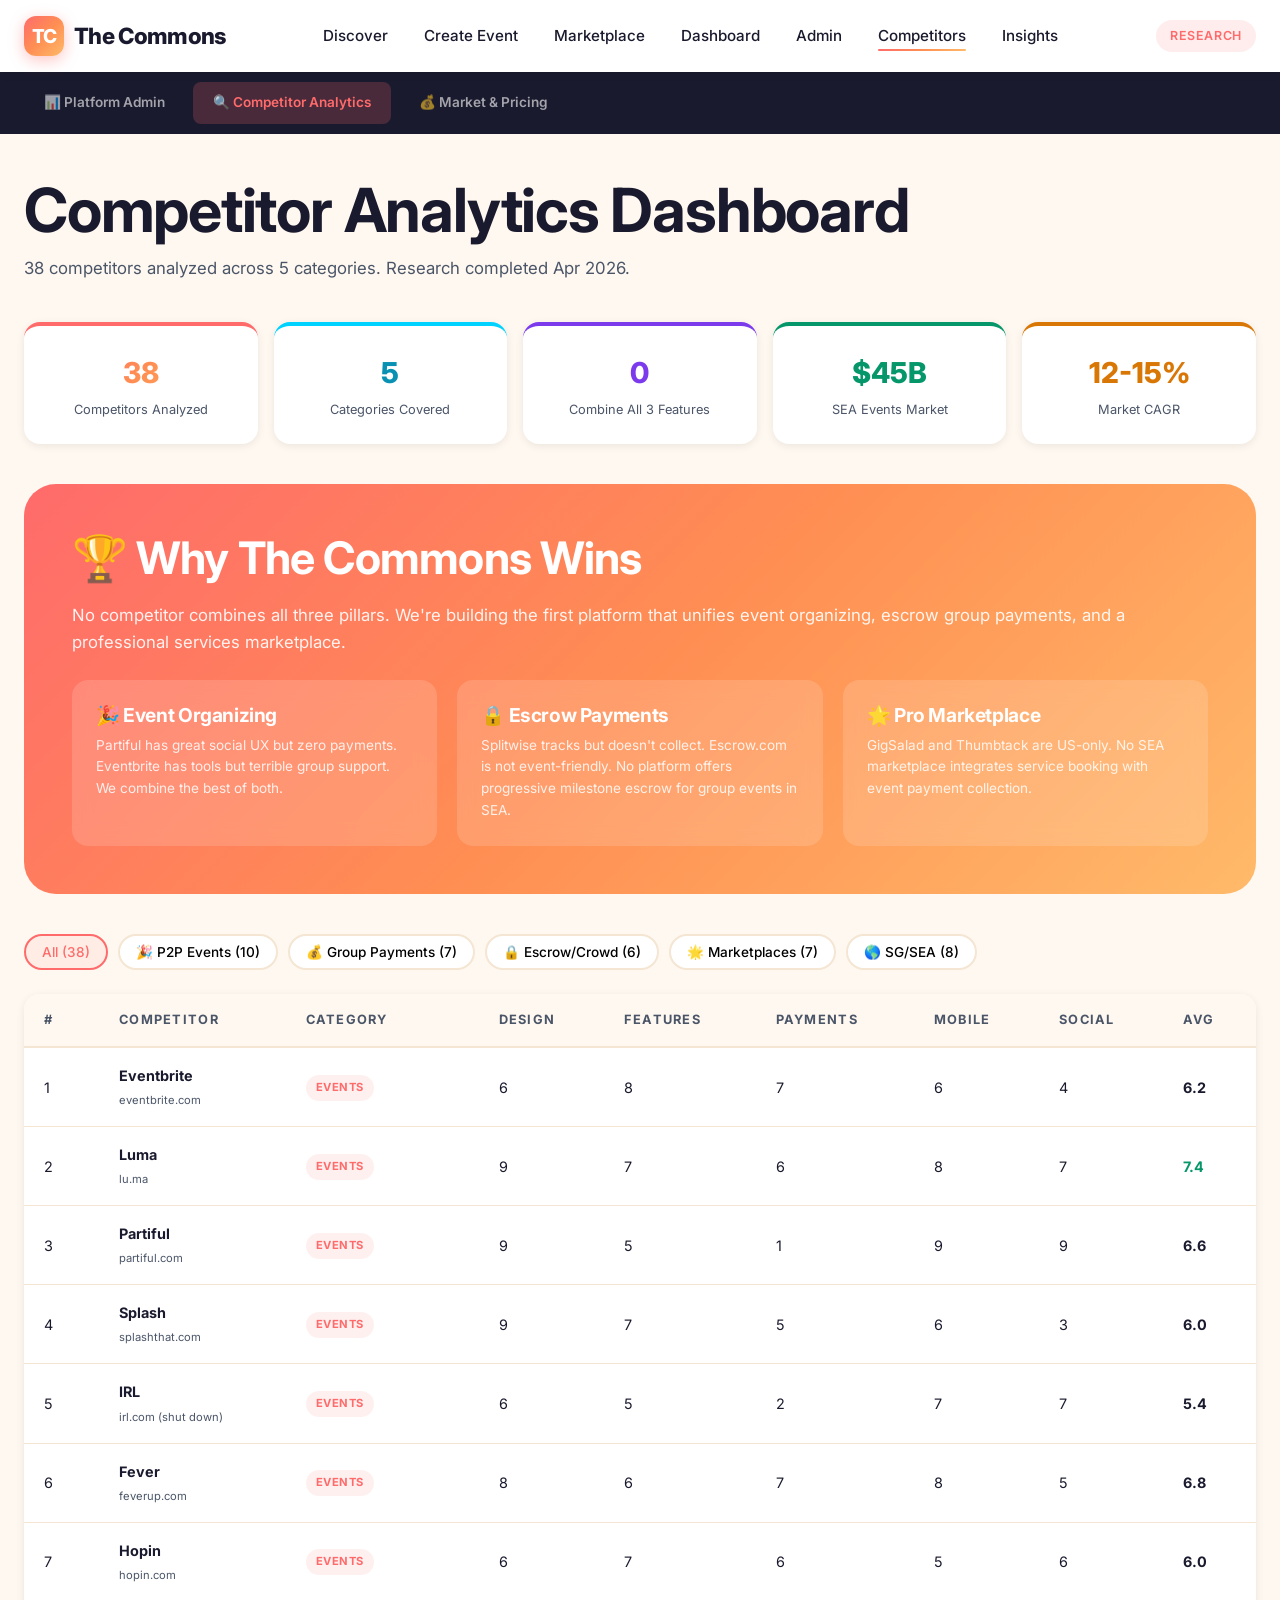
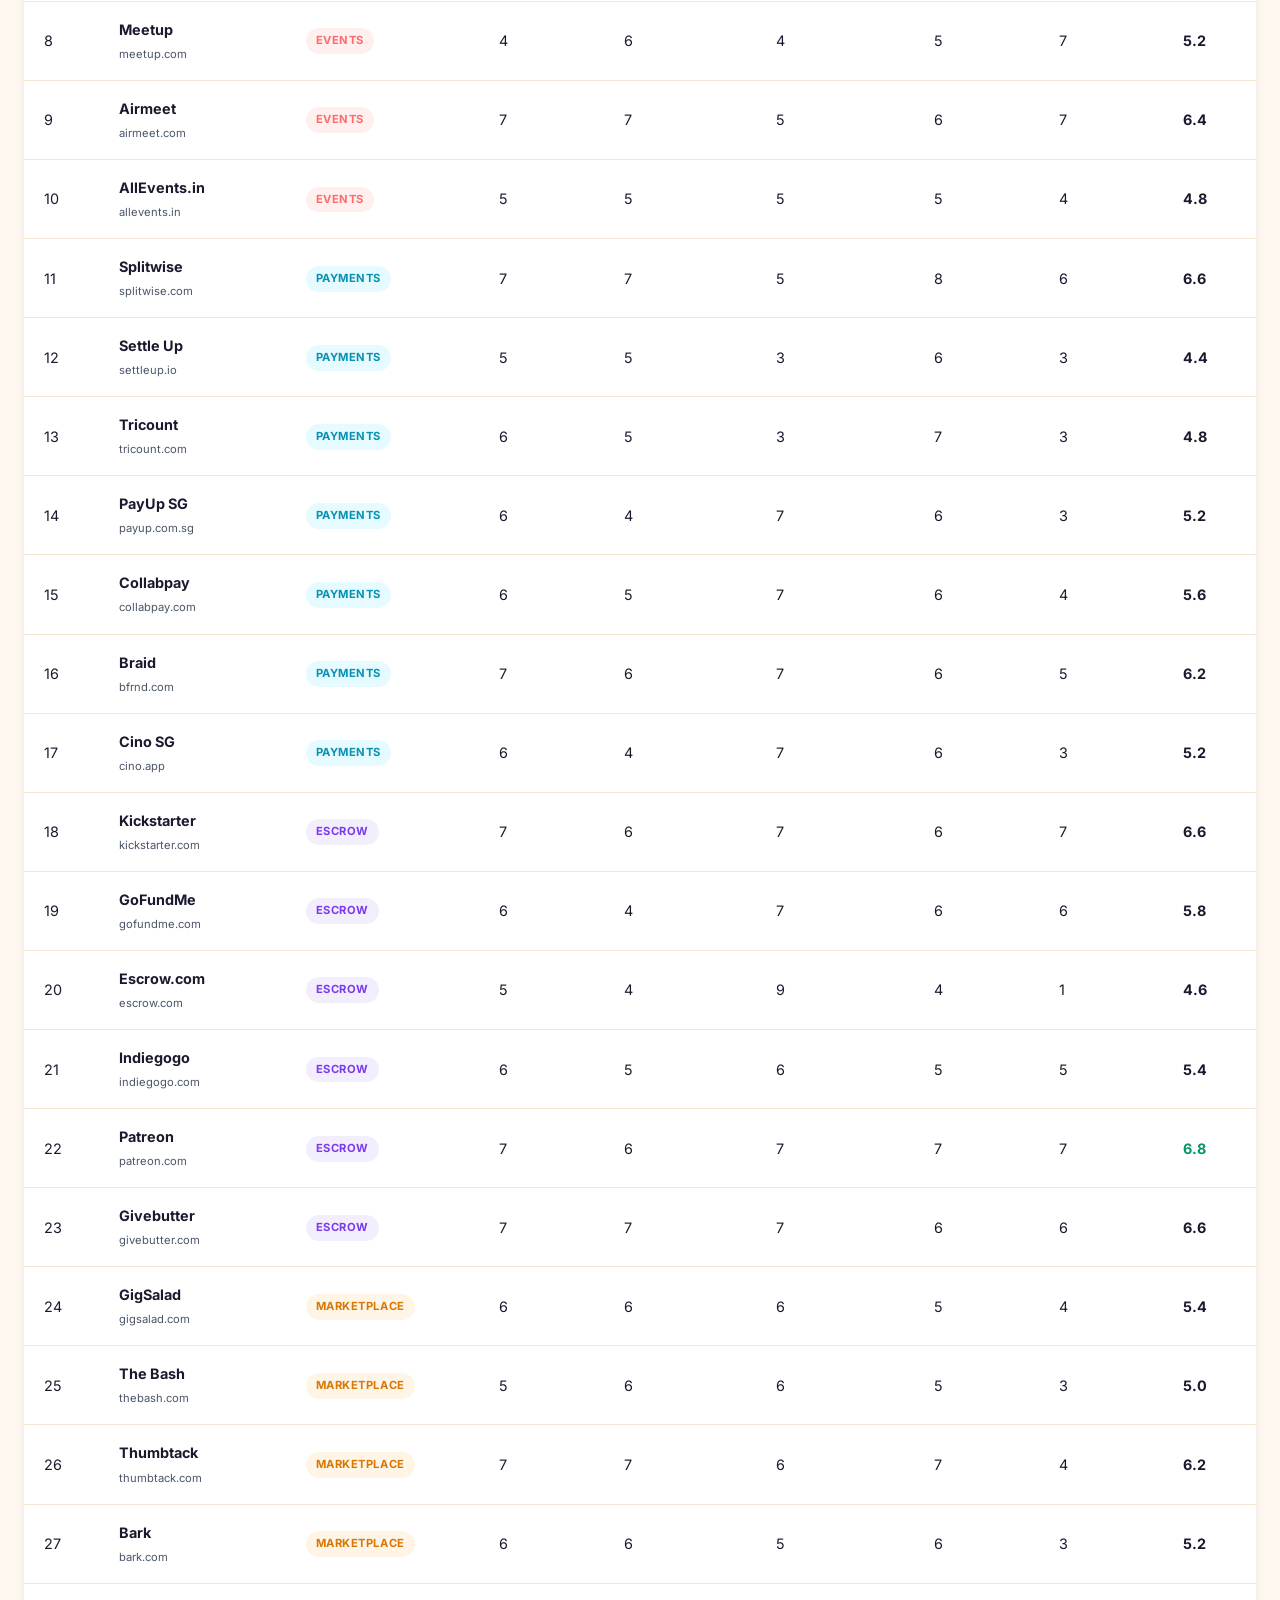
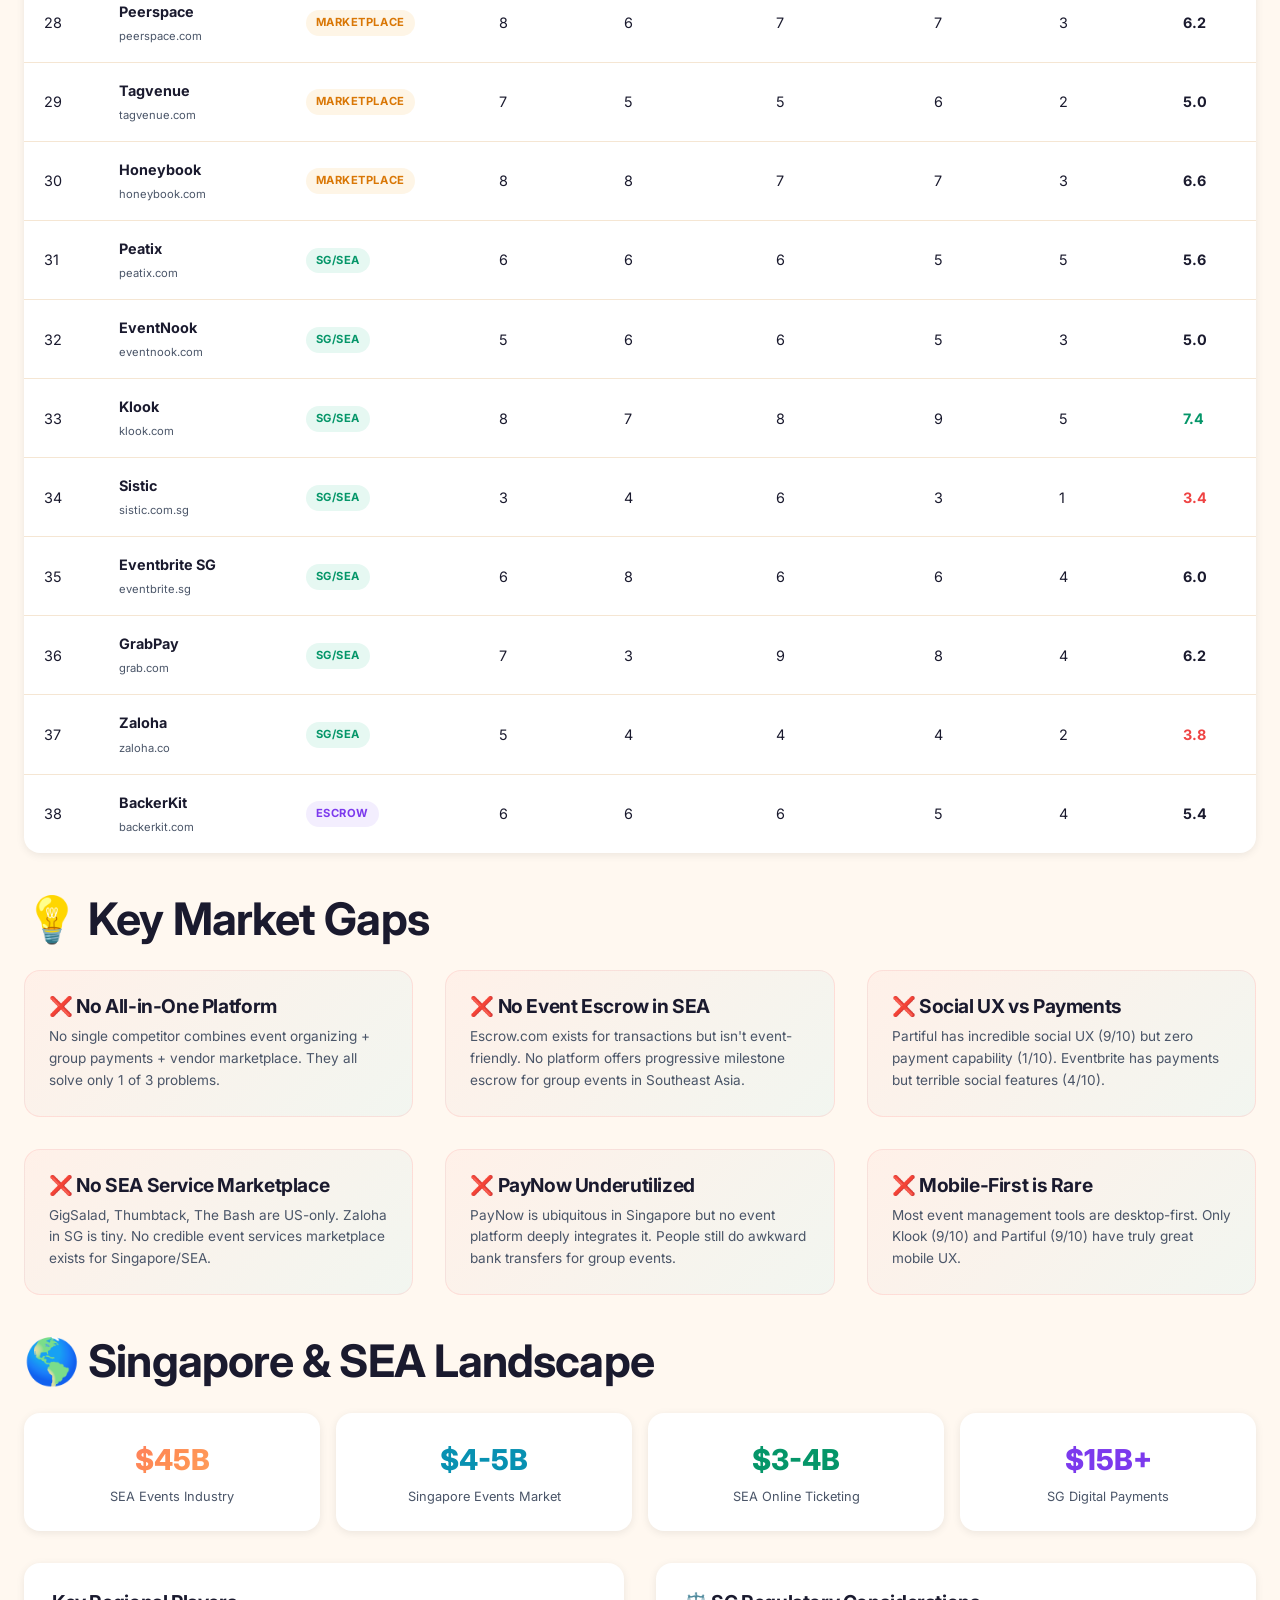
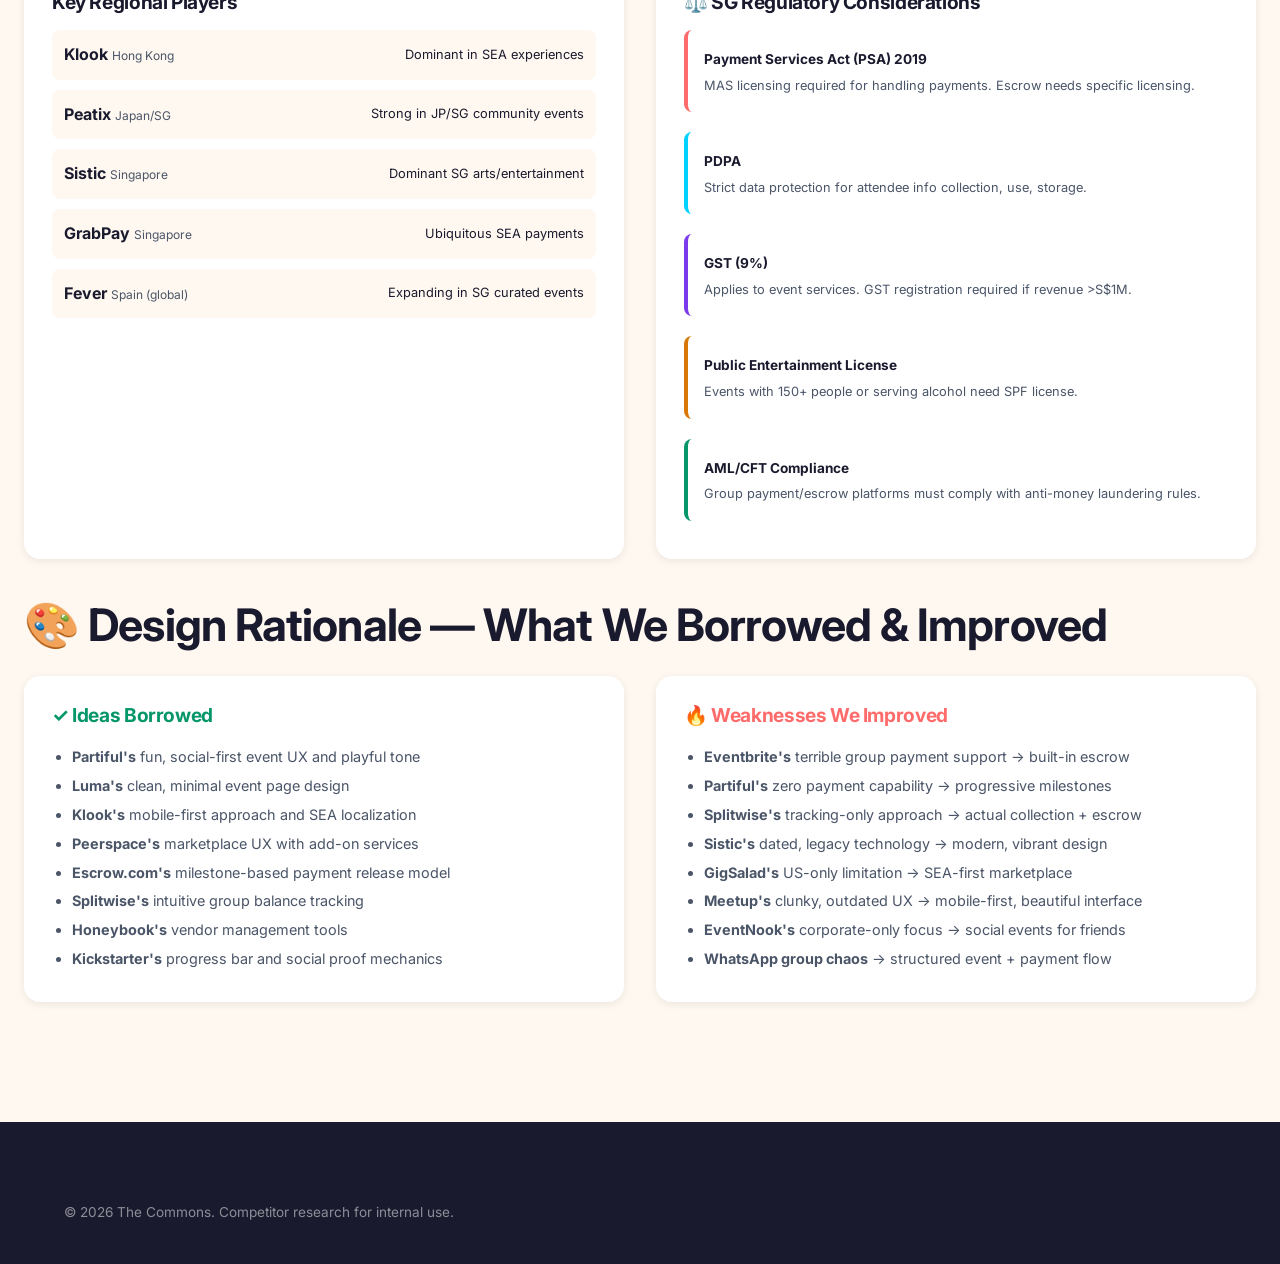
<file: admin-competitors.html>
<!DOCTYPE html>
<html lang="en">
<head>
  <meta charset="UTF-8">
  <meta name="viewport" content="width=device-width, initial-scale=1.0">
  <title>Competitor Analytics — The Commons Admin</title>
  <link rel="icon" type="image/svg+xml" href="favicon.svg">
  <link rel="preconnect" href="https://fonts.googleapis.com">
  <link href="https://fonts.googleapis.com/css2?family=Inter:wght@400;500;600;700;800;900&display=swap" rel="stylesheet">
  <link rel="stylesheet" href="styles.css">
  <style>
    .admin-nav-bar {
      display: flex;
      gap: 8px;
      background: var(--navy);
      padding: 10px 24px;
      margin-top: var(--nav-height);
      position: sticky;
      top: var(--nav-height);
      z-index: 100;
    }
    .admin-nav-bar a {
      color: rgba(255,255,255,0.6);
      padding: 10px 20px;
      border-radius: var(--radius-sm);
      font-size: 0.85rem;
      font-weight: 600;
    }
    .admin-nav-bar a:hover { background: rgba(255,255,255,0.08); color: white; }
    .admin-nav-bar a.active { background: rgba(255,107,107,0.2); color: var(--coral); }

    .comp-card {
      background: white;
      border-radius: var(--radius-md);
      padding: 24px;
      box-shadow: var(--shadow-sm);
      transition: var(--transition);
    }
    .comp-card:hover { transform: translateY(-2px); box-shadow: var(--shadow-md); }

    .score-bar {
      height: 8px;
      background: var(--sand-dark);
      border-radius: 100px;
      overflow: hidden;
    }
    .score-bar-fill {
      height: 100%;
      border-radius: 100px;
      transition: width 0.6s var(--ease-out);
    }
    .score-row {
      display: flex;
      align-items: center;
      gap: 10px;
      margin-bottom: 8px;
    }
    .score-row .label {
      width: 70px;
      font-size: 0.75rem;
      font-weight: 600;
      color: var(--slate);
      text-align: right;
    }
    .score-row .value {
      width: 24px;
      font-size: 0.75rem;
      font-weight: 700;
    }

    .radar-svg { max-width: 300px; margin: 0 auto; }

    .cat-badge {
      display: inline-block;
      padding: 4px 10px;
      border-radius: 100px;
      font-size: 0.7rem;
      font-weight: 700;
      text-transform: uppercase;
      letter-spacing: 0.05em;
    }
    .cat-events { background: rgba(255,107,107,0.1); color: var(--coral); }
    .cat-payments { background: rgba(0,210,255,0.1); color: var(--deep-ocean); }
    .cat-escrow { background: rgba(139,92,246,0.1); color: #7C3AED; }
    .cat-marketplace { background: rgba(245,158,11,0.1); color: #D97706; }
    .cat-sea { background: rgba(16,185,129,0.1); color: #059669; }

    .market-stat {
      text-align: center;
      padding: 24px;
      background: white;
      border-radius: var(--radius-md);
      box-shadow: var(--shadow-sm);
    }
    .market-stat .value {
      font-size: 1.8rem;
      font-weight: 800;
      margin-bottom: 4px;
    }
    .market-stat .label {
      font-size: 0.8rem;
      color: var(--slate);
    }

    .gap-card {
      background: linear-gradient(135deg, rgba(255,107,107,0.05), rgba(0,210,255,0.05));
      border: 1px solid rgba(255,107,107,0.15);
      border-radius: var(--radius-md);
      padding: 24px;
    }

    .reg-item {
      padding: 16px;
      background: white;
      border-radius: var(--radius-sm);
      border-left: 4px solid var(--coral);
      margin-bottom: 10px;
    }

    @media (max-width: 768px) {
      .admin-nav-bar { flex-wrap: wrap; }
    }
  </style>
</head>
<body>
  <!-- Navigation -->
  <nav class="navbar scrolled" id="navbar">
    <div class="nav-inner">
      <a href="index.html" class="nav-logo">
        <div class="logo-icon">TC</div>
        The Commons
      </a>
      <ul class="nav-links">
        <li><a href="events.html">Discover</a></li>
        <li><a href="create.html">Create Event</a></li>
        <li><a href="marketplace.html">Marketplace</a></li>
        <li><a href="dashboard.html">Dashboard</a></li>
        <li><a href="admin.html">Admin</a></li>
        <li><a href="admin-competitors.html" class="active">Competitors</a></li>
        <li><a href="admin-insights.html">Insights</a></li>
      </ul>
      <div class="nav-actions">
        <span class="badge badge-coral">Research</span>
      </div>
      <button class="mobile-toggle" onclick="toggleMobileMenu()">&#9776;</button>
    </div>
  </nav>

  <div class="mobile-menu" id="mobileMenu">
    <a href="index.html">Home</a>
    <a href="events.html">Discover Events</a>
    <a href="marketplace.html">Marketplace</a>
    <a href="admin.html">Admin Panel</a>
    <a href="admin-competitors.html">Competitors</a>
    <a href="admin-insights.html">Market Insights</a>
  </div>

  <!-- Admin Sub-Nav -->
  <div class="admin-nav-bar">
    <a href="admin.html">&#128202; Platform Admin</a>
    <a href="admin-competitors.html" class="active">&#128269; Competitor Analytics</a>
    <a href="admin-insights.html">&#128176; Market & Pricing</a>
  </div>

  <!-- Page Content -->
  <section style="padding: 40px 0 80px; background: var(--sand);">
    <div class="container-wide">

      <!-- Header -->
      <div style="margin-bottom: 40px;">
        <h1 style="margin-bottom: 8px;">Competitor Analytics Dashboard</h1>
        <p style="font-size: 1.05rem;">38 competitors analyzed across 5 categories. Research completed Apr 2026.</p>
      </div>

      <!-- Summary KPIs -->
      <div style="display: grid; grid-template-columns: repeat(5, 1fr); gap: 16px; margin-bottom: 40px;">
        <div class="market-stat" style="border-top: 4px solid var(--coral);">
          <div class="value text-gradient">38</div>
          <div class="label">Competitors Analyzed</div>
        </div>
        <div class="market-stat" style="border-top: 4px solid var(--ocean);">
          <div class="value" style="color: var(--deep-ocean);">5</div>
          <div class="label">Categories Covered</div>
        </div>
        <div class="market-stat" style="border-top: 4px solid #7C3AED;">
          <div class="value" style="color: #7C3AED;">0</div>
          <div class="label">Combine All 3 Features</div>
        </div>
        <div class="market-stat" style="border-top: 4px solid #059669;">
          <div class="value" style="color: #059669;">$45B</div>
          <div class="label">SEA Events Market</div>
        </div>
        <div class="market-stat" style="border-top: 4px solid #D97706;">
          <div class="value" style="color: #D97706;">12-15%</div>
          <div class="label">Market CAGR</div>
        </div>
      </div>

      <!-- WHY THE COMMONS WINS -->
      <div style="background: var(--sunset-gradient); border-radius: var(--radius-xl); padding: 48px; color: white; margin-bottom: 40px;">
        <h2 style="margin-bottom: 16px;">&#127942; Why The Commons Wins</h2>
        <p style="color: rgba(255,255,255,0.9); font-size: 1.05rem; margin-bottom: 24px;">No competitor combines all three pillars. We're building the first platform that unifies event organizing, escrow group payments, and a professional services marketplace.</p>
        <div style="display: grid; grid-template-columns: repeat(3, 1fr); gap: 20px;">
          <div style="background: rgba(255,255,255,0.15); border-radius: var(--radius-md); padding: 24px; backdrop-filter: blur(10px);">
            <h4 style="margin-bottom: 8px;">&#127881; Event Organizing</h4>
            <p style="font-size: 0.85rem; color: rgba(255,255,255,0.85);">Partiful has great social UX but zero payments. Eventbrite has tools but terrible group support. We combine the best of both.</p>
          </div>
          <div style="background: rgba(255,255,255,0.15); border-radius: var(--radius-md); padding: 24px; backdrop-filter: blur(10px);">
            <h4 style="margin-bottom: 8px;">&#128274; Escrow Payments</h4>
            <p style="font-size: 0.85rem; color: rgba(255,255,255,0.85);">Splitwise tracks but doesn't collect. Escrow.com is not event-friendly. No platform offers progressive milestone escrow for group events in SEA.</p>
          </div>
          <div style="background: rgba(255,255,255,0.15); border-radius: var(--radius-md); padding: 24px; backdrop-filter: blur(10px);">
            <h4 style="margin-bottom: 8px;">&#127775; Pro Marketplace</h4>
            <p style="font-size: 0.85rem; color: rgba(255,255,255,0.85);">GigSalad and Thumbtack are US-only. No SEA marketplace integrates service booking with event payment collection.</p>
          </div>
        </div>
      </div>

      <!-- Category Filter -->
      <div style="display: flex; gap: 10px; flex-wrap: wrap; margin-bottom: 24px;">
        <button class="category-tag active" onclick="filterCompetitors(this, 'all')">All (38)</button>
        <button class="category-tag" onclick="filterCompetitors(this, 'events')">&#127881; P2P Events (10)</button>
        <button class="category-tag" onclick="filterCompetitors(this, 'payments')">&#128176; Group Payments (7)</button>
        <button class="category-tag" onclick="filterCompetitors(this, 'escrow')">&#128274; Escrow/Crowd (6)</button>
        <button class="category-tag" onclick="filterCompetitors(this, 'marketplace')">&#127775; Marketplaces (7)</button>
        <button class="category-tag" onclick="filterCompetitors(this, 'sea')">&#127758; SG/SEA (8)</button>
      </div>

      <!-- Competitor Table -->
      <div class="table-wrapper" style="margin-bottom: 40px; overflow-x: auto;">
        <table id="compTable">
          <thead>
            <tr>
              <th>#</th>
              <th>Competitor</th>
              <th>Category</th>
              <th>Design</th>
              <th>Features</th>
              <th>Payments</th>
              <th>Mobile</th>
              <th>Social</th>
              <th>Avg</th>
            </tr>
          </thead>
          <tbody>
            <tr data-cat="events"><td>1</td><td><strong>Eventbrite</strong><br><span style="font-size:0.7rem;color:var(--slate)">eventbrite.com</span></td><td><span class="cat-badge cat-events">Events</span></td><td>6</td><td>8</td><td>7</td><td>6</td><td>4</td><td><strong>6.2</strong></td></tr>
            <tr data-cat="events"><td>2</td><td><strong>Luma</strong><br><span style="font-size:0.7rem;color:var(--slate)">lu.ma</span></td><td><span class="cat-badge cat-events">Events</span></td><td>9</td><td>7</td><td>6</td><td>8</td><td>7</td><td><strong style="color:#059669">7.4</strong></td></tr>
            <tr data-cat="events"><td>3</td><td><strong>Partiful</strong><br><span style="font-size:0.7rem;color:var(--slate)">partiful.com</span></td><td><span class="cat-badge cat-events">Events</span></td><td>9</td><td>5</td><td>1</td><td>9</td><td>9</td><td><strong>6.6</strong></td></tr>
            <tr data-cat="events"><td>4</td><td><strong>Splash</strong><br><span style="font-size:0.7rem;color:var(--slate)">splashthat.com</span></td><td><span class="cat-badge cat-events">Events</span></td><td>9</td><td>7</td><td>5</td><td>6</td><td>3</td><td><strong>6.0</strong></td></tr>
            <tr data-cat="events"><td>5</td><td><strong>IRL</strong><br><span style="font-size:0.7rem;color:var(--slate)">irl.com (shut down)</span></td><td><span class="cat-badge cat-events">Events</span></td><td>6</td><td>5</td><td>2</td><td>7</td><td>7</td><td><strong>5.4</strong></td></tr>
            <tr data-cat="events"><td>6</td><td><strong>Fever</strong><br><span style="font-size:0.7rem;color:var(--slate)">feverup.com</span></td><td><span class="cat-badge cat-events">Events</span></td><td>8</td><td>6</td><td>7</td><td>8</td><td>5</td><td><strong>6.8</strong></td></tr>
            <tr data-cat="events"><td>7</td><td><strong>Hopin</strong><br><span style="font-size:0.7rem;color:var(--slate)">hopin.com</span></td><td><span class="cat-badge cat-events">Events</span></td><td>6</td><td>7</td><td>6</td><td>5</td><td>6</td><td><strong>6.0</strong></td></tr>
            <tr data-cat="events"><td>8</td><td><strong>Meetup</strong><br><span style="font-size:0.7rem;color:var(--slate)">meetup.com</span></td><td><span class="cat-badge cat-events">Events</span></td><td>4</td><td>6</td><td>4</td><td>5</td><td>7</td><td><strong>5.2</strong></td></tr>
            <tr data-cat="events"><td>9</td><td><strong>Airmeet</strong><br><span style="font-size:0.7rem;color:var(--slate)">airmeet.com</span></td><td><span class="cat-badge cat-events">Events</span></td><td>7</td><td>7</td><td>5</td><td>6</td><td>7</td><td><strong>6.4</strong></td></tr>
            <tr data-cat="events"><td>10</td><td><strong>AllEvents.in</strong><br><span style="font-size:0.7rem;color:var(--slate)">allevents.in</span></td><td><span class="cat-badge cat-events">Events</span></td><td>5</td><td>5</td><td>5</td><td>5</td><td>4</td><td><strong>4.8</strong></td></tr>
            <tr data-cat="payments"><td>11</td><td><strong>Splitwise</strong><br><span style="font-size:0.7rem;color:var(--slate)">splitwise.com</span></td><td><span class="cat-badge cat-payments">Payments</span></td><td>7</td><td>7</td><td>5</td><td>8</td><td>6</td><td><strong>6.6</strong></td></tr>
            <tr data-cat="payments"><td>12</td><td><strong>Settle Up</strong><br><span style="font-size:0.7rem;color:var(--slate)">settleup.io</span></td><td><span class="cat-badge cat-payments">Payments</span></td><td>5</td><td>5</td><td>3</td><td>6</td><td>3</td><td><strong>4.4</strong></td></tr>
            <tr data-cat="payments"><td>13</td><td><strong>Tricount</strong><br><span style="font-size:0.7rem;color:var(--slate)">tricount.com</span></td><td><span class="cat-badge cat-payments">Payments</span></td><td>6</td><td>5</td><td>3</td><td>7</td><td>3</td><td><strong>4.8</strong></td></tr>
            <tr data-cat="payments"><td>14</td><td><strong>PayUp SG</strong><br><span style="font-size:0.7rem;color:var(--slate)">payup.com.sg</span></td><td><span class="cat-badge cat-payments">Payments</span></td><td>6</td><td>4</td><td>7</td><td>6</td><td>3</td><td><strong>5.2</strong></td></tr>
            <tr data-cat="payments"><td>15</td><td><strong>Collabpay</strong><br><span style="font-size:0.7rem;color:var(--slate)">collabpay.com</span></td><td><span class="cat-badge cat-payments">Payments</span></td><td>6</td><td>5</td><td>7</td><td>6</td><td>4</td><td><strong>5.6</strong></td></tr>
            <tr data-cat="payments"><td>16</td><td><strong>Braid</strong><br><span style="font-size:0.7rem;color:var(--slate)">bfrnd.com</span></td><td><span class="cat-badge cat-payments">Payments</span></td><td>7</td><td>6</td><td>7</td><td>6</td><td>5</td><td><strong>6.2</strong></td></tr>
            <tr data-cat="payments"><td>17</td><td><strong>Cino SG</strong><br><span style="font-size:0.7rem;color:var(--slate)">cino.app</span></td><td><span class="cat-badge cat-payments">Payments</span></td><td>6</td><td>4</td><td>7</td><td>6</td><td>3</td><td><strong>5.2</strong></td></tr>
            <tr data-cat="escrow"><td>18</td><td><strong>Kickstarter</strong><br><span style="font-size:0.7rem;color:var(--slate)">kickstarter.com</span></td><td><span class="cat-badge cat-escrow">Escrow</span></td><td>7</td><td>6</td><td>7</td><td>6</td><td>7</td><td><strong>6.6</strong></td></tr>
            <tr data-cat="escrow"><td>19</td><td><strong>GoFundMe</strong><br><span style="font-size:0.7rem;color:var(--slate)">gofundme.com</span></td><td><span class="cat-badge cat-escrow">Escrow</span></td><td>6</td><td>4</td><td>7</td><td>6</td><td>6</td><td><strong>5.8</strong></td></tr>
            <tr data-cat="escrow"><td>20</td><td><strong>Escrow.com</strong><br><span style="font-size:0.7rem;color:var(--slate)">escrow.com</span></td><td><span class="cat-badge cat-escrow">Escrow</span></td><td>5</td><td>4</td><td>9</td><td>4</td><td>1</td><td><strong>4.6</strong></td></tr>
            <tr data-cat="escrow"><td>21</td><td><strong>Indiegogo</strong><br><span style="font-size:0.7rem;color:var(--slate)">indiegogo.com</span></td><td><span class="cat-badge cat-escrow">Escrow</span></td><td>6</td><td>5</td><td>6</td><td>5</td><td>5</td><td><strong>5.4</strong></td></tr>
            <tr data-cat="escrow"><td>22</td><td><strong>Patreon</strong><br><span style="font-size:0.7rem;color:var(--slate)">patreon.com</span></td><td><span class="cat-badge cat-escrow">Escrow</span></td><td>7</td><td>6</td><td>7</td><td>7</td><td>7</td><td><strong style="color:#059669">6.8</strong></td></tr>
            <tr data-cat="escrow"><td>23</td><td><strong>Givebutter</strong><br><span style="font-size:0.7rem;color:var(--slate)">givebutter.com</span></td><td><span class="cat-badge cat-escrow">Escrow</span></td><td>7</td><td>7</td><td>7</td><td>6</td><td>6</td><td><strong>6.6</strong></td></tr>
            <tr data-cat="marketplace"><td>24</td><td><strong>GigSalad</strong><br><span style="font-size:0.7rem;color:var(--slate)">gigsalad.com</span></td><td><span class="cat-badge cat-marketplace">Marketplace</span></td><td>6</td><td>6</td><td>6</td><td>5</td><td>4</td><td><strong>5.4</strong></td></tr>
            <tr data-cat="marketplace"><td>25</td><td><strong>The Bash</strong><br><span style="font-size:0.7rem;color:var(--slate)">thebash.com</span></td><td><span class="cat-badge cat-marketplace">Marketplace</span></td><td>5</td><td>6</td><td>6</td><td>5</td><td>3</td><td><strong>5.0</strong></td></tr>
            <tr data-cat="marketplace"><td>26</td><td><strong>Thumbtack</strong><br><span style="font-size:0.7rem;color:var(--slate)">thumbtack.com</span></td><td><span class="cat-badge cat-marketplace">Marketplace</span></td><td>7</td><td>7</td><td>6</td><td>7</td><td>4</td><td><strong>6.2</strong></td></tr>
            <tr data-cat="marketplace"><td>27</td><td><strong>Bark</strong><br><span style="font-size:0.7rem;color:var(--slate)">bark.com</span></td><td><span class="cat-badge cat-marketplace">Marketplace</span></td><td>6</td><td>6</td><td>5</td><td>6</td><td>3</td><td><strong>5.2</strong></td></tr>
            <tr data-cat="marketplace"><td>28</td><td><strong>Peerspace</strong><br><span style="font-size:0.7rem;color:var(--slate)">peerspace.com</span></td><td><span class="cat-badge cat-marketplace">Marketplace</span></td><td>8</td><td>6</td><td>7</td><td>7</td><td>3</td><td><strong>6.2</strong></td></tr>
            <tr data-cat="marketplace"><td>29</td><td><strong>Tagvenue</strong><br><span style="font-size:0.7rem;color:var(--slate)">tagvenue.com</span></td><td><span class="cat-badge cat-marketplace">Marketplace</span></td><td>7</td><td>5</td><td>5</td><td>6</td><td>2</td><td><strong>5.0</strong></td></tr>
            <tr data-cat="marketplace"><td>30</td><td><strong>Honeybook</strong><br><span style="font-size:0.7rem;color:var(--slate)">honeybook.com</span></td><td><span class="cat-badge cat-marketplace">Marketplace</span></td><td>8</td><td>8</td><td>7</td><td>7</td><td>3</td><td><strong>6.6</strong></td></tr>
            <tr data-cat="sea"><td>31</td><td><strong>Peatix</strong><br><span style="font-size:0.7rem;color:var(--slate)">peatix.com</span></td><td><span class="cat-badge cat-sea">SG/SEA</span></td><td>6</td><td>6</td><td>6</td><td>5</td><td>5</td><td><strong>5.6</strong></td></tr>
            <tr data-cat="sea"><td>32</td><td><strong>EventNook</strong><br><span style="font-size:0.7rem;color:var(--slate)">eventnook.com</span></td><td><span class="cat-badge cat-sea">SG/SEA</span></td><td>5</td><td>6</td><td>6</td><td>5</td><td>3</td><td><strong>5.0</strong></td></tr>
            <tr data-cat="sea"><td>33</td><td><strong>Klook</strong><br><span style="font-size:0.7rem;color:var(--slate)">klook.com</span></td><td><span class="cat-badge cat-sea">SG/SEA</span></td><td>8</td><td>7</td><td>8</td><td>9</td><td>5</td><td><strong style="color:#059669">7.4</strong></td></tr>
            <tr data-cat="sea"><td>34</td><td><strong>Sistic</strong><br><span style="font-size:0.7rem;color:var(--slate)">sistic.com.sg</span></td><td><span class="cat-badge cat-sea">SG/SEA</span></td><td>3</td><td>4</td><td>6</td><td>3</td><td>1</td><td><strong style="color:#EF4444">3.4</strong></td></tr>
            <tr data-cat="sea"><td>35</td><td><strong>Eventbrite SG</strong><br><span style="font-size:0.7rem;color:var(--slate)">eventbrite.sg</span></td><td><span class="cat-badge cat-sea">SG/SEA</span></td><td>6</td><td>8</td><td>6</td><td>6</td><td>4</td><td><strong>6.0</strong></td></tr>
            <tr data-cat="sea"><td>36</td><td><strong>GrabPay</strong><br><span style="font-size:0.7rem;color:var(--slate)">grab.com</span></td><td><span class="cat-badge cat-sea">SG/SEA</span></td><td>7</td><td>3</td><td>9</td><td>8</td><td>4</td><td><strong>6.2</strong></td></tr>
            <tr data-cat="sea"><td>37</td><td><strong>Zaloha</strong><br><span style="font-size:0.7rem;color:var(--slate)">zaloha.co</span></td><td><span class="cat-badge cat-sea">SG/SEA</span></td><td>5</td><td>4</td><td>4</td><td>4</td><td>2</td><td><strong style="color:#EF4444">3.8</strong></td></tr>
            <tr data-cat="sea"><td>38</td><td><strong>BackerKit</strong><br><span style="font-size:0.7rem;color:var(--slate)">backerkit.com</span></td><td><span class="cat-badge cat-escrow">Escrow</span></td><td>6</td><td>6</td><td>6</td><td>5</td><td>4</td><td><strong>5.4</strong></td></tr>
          </tbody>
        </table>
      </div>

      <!-- Market Gap Analysis -->
      <h2 style="margin-bottom: 24px;">&#128161; Key Market Gaps</h2>
      <div class="grid-3" style="margin-bottom: 40px;">
        <div class="gap-card">
          <h4 style="margin-bottom: 8px;">&#10060; No All-in-One Platform</h4>
          <p style="font-size: 0.85rem;">No single competitor combines event organizing + group payments + vendor marketplace. They all solve only 1 of 3 problems.</p>
        </div>
        <div class="gap-card">
          <h4 style="margin-bottom: 8px;">&#10060; No Event Escrow in SEA</h4>
          <p style="font-size: 0.85rem;">Escrow.com exists for transactions but isn't event-friendly. No platform offers progressive milestone escrow for group events in Southeast Asia.</p>
        </div>
        <div class="gap-card">
          <h4 style="margin-bottom: 8px;">&#10060; Social UX vs Payments</h4>
          <p style="font-size: 0.85rem;">Partiful has incredible social UX (9/10) but zero payment capability (1/10). Eventbrite has payments but terrible social features (4/10).</p>
        </div>
        <div class="gap-card">
          <h4 style="margin-bottom: 8px;">&#10060; No SEA Service Marketplace</h4>
          <p style="font-size: 0.85rem;">GigSalad, Thumbtack, The Bash are US-only. Zaloha in SG is tiny. No credible event services marketplace exists for Singapore/SEA.</p>
        </div>
        <div class="gap-card">
          <h4 style="margin-bottom: 8px;">&#10060; PayNow Underutilized</h4>
          <p style="font-size: 0.85rem;">PayNow is ubiquitous in Singapore but no event platform deeply integrates it. People still do awkward bank transfers for group events.</p>
        </div>
        <div class="gap-card">
          <h4 style="margin-bottom: 8px;">&#10060; Mobile-First is Rare</h4>
          <p style="font-size: 0.85rem;">Most event management tools are desktop-first. Only Klook (9/10) and Partiful (9/10) have truly great mobile UX.</p>
        </div>
      </div>

      <!-- SG/SEA Landscape -->
      <h2 style="margin-bottom: 24px;">&#127758; Singapore & SEA Landscape</h2>
      <div style="display: grid; grid-template-columns: repeat(4, 1fr); gap: 16px; margin-bottom: 32px;">
        <div class="market-stat">
          <div class="value text-gradient">$45B</div>
          <div class="label">SEA Events Industry</div>
        </div>
        <div class="market-stat">
          <div class="value" style="color: var(--deep-ocean);">$4-5B</div>
          <div class="label">Singapore Events Market</div>
        </div>
        <div class="market-stat">
          <div class="value" style="color: #059669;">$3-4B</div>
          <div class="label">SEA Online Ticketing</div>
        </div>
        <div class="market-stat">
          <div class="value" style="color: #7C3AED;">$15B+</div>
          <div class="label">SG Digital Payments</div>
        </div>
      </div>

      <div class="grid-2" style="margin-bottom: 40px;">
        <!-- Key Players -->
        <div class="card" style="padding: 28px;">
          <h4 style="margin-bottom: 16px;">Key Regional Players</h4>
          <div style="display: grid; gap: 10px;">
            <div style="display: flex; justify-content: space-between; align-items: center; padding: 12px; background: var(--sand); border-radius: var(--radius-sm);">
              <div><strong>Klook</strong> <span style="font-size: 0.75rem; color: var(--slate);">Hong Kong</span></div>
              <span style="font-size: 0.8rem;">Dominant in SEA experiences</span>
            </div>
            <div style="display: flex; justify-content: space-between; align-items: center; padding: 12px; background: var(--sand); border-radius: var(--radius-sm);">
              <div><strong>Peatix</strong> <span style="font-size: 0.75rem; color: var(--slate);">Japan/SG</span></div>
              <span style="font-size: 0.8rem;">Strong in JP/SG community events</span>
            </div>
            <div style="display: flex; justify-content: space-between; align-items: center; padding: 12px; background: var(--sand); border-radius: var(--radius-sm);">
              <div><strong>Sistic</strong> <span style="font-size: 0.75rem; color: var(--slate);">Singapore</span></div>
              <span style="font-size: 0.8rem;">Dominant SG arts/entertainment</span>
            </div>
            <div style="display: flex; justify-content: space-between; align-items: center; padding: 12px; background: var(--sand); border-radius: var(--radius-sm);">
              <div><strong>GrabPay</strong> <span style="font-size: 0.75rem; color: var(--slate);">Singapore</span></div>
              <span style="font-size: 0.8rem;">Ubiquitous SEA payments</span>
            </div>
            <div style="display: flex; justify-content: space-between; align-items: center; padding: 12px; background: var(--sand); border-radius: var(--radius-sm);">
              <div><strong>Fever</strong> <span style="font-size: 0.75rem; color: var(--slate);">Spain (global)</span></div>
              <span style="font-size: 0.8rem;">Expanding in SG curated events</span>
            </div>
          </div>
        </div>

        <!-- Regulatory -->
        <div class="card" style="padding: 28px;">
          <h4 style="margin-bottom: 16px;">&#9878;&#65039; SG Regulatory Considerations</h4>
          <div style="display: grid; gap: 10px;">
            <div class="reg-item">
              <strong style="font-size: 0.85rem;">Payment Services Act (PSA) 2019</strong>
              <p style="font-size: 0.8rem; margin: 4px 0 0;">MAS licensing required for handling payments. Escrow needs specific licensing.</p>
            </div>
            <div class="reg-item" style="border-left-color: var(--ocean);">
              <strong style="font-size: 0.85rem;">PDPA</strong>
              <p style="font-size: 0.8rem; margin: 4px 0 0;">Strict data protection for attendee info collection, use, storage.</p>
            </div>
            <div class="reg-item" style="border-left-color: #7C3AED;">
              <strong style="font-size: 0.85rem;">GST (9%)</strong>
              <p style="font-size: 0.8rem; margin: 4px 0 0;">Applies to event services. GST registration required if revenue >S$1M.</p>
            </div>
            <div class="reg-item" style="border-left-color: #D97706;">
              <strong style="font-size: 0.85rem;">Public Entertainment License</strong>
              <p style="font-size: 0.8rem; margin: 4px 0 0;">Events with 150+ people or serving alcohol need SPF license.</p>
            </div>
            <div class="reg-item" style="border-left-color: #059669;">
              <strong style="font-size: 0.85rem;">AML/CFT Compliance</strong>
              <p style="font-size: 0.8rem; margin: 4px 0 0;">Group payment/escrow platforms must comply with anti-money laundering rules.</p>
            </div>
          </div>
        </div>
      </div>

      <!-- Design Rationale -->
      <h2 style="margin-bottom: 24px;">&#127912; Design Rationale — What We Borrowed & Improved</h2>
      <div class="grid-2" style="margin-bottom: 40px;">
        <div class="card" style="padding: 28px;">
          <h4 style="margin-bottom: 16px; color: #059669;">&#10003; Ideas Borrowed</h4>
          <ul style="padding-left: 20px; line-height: 2; font-size: 0.9rem; color: var(--slate);">
            <li><strong>Partiful's</strong> fun, social-first event UX and playful tone</li>
            <li><strong>Luma's</strong> clean, minimal event page design</li>
            <li><strong>Klook's</strong> mobile-first approach and SEA localization</li>
            <li><strong>Peerspace's</strong> marketplace UX with add-on services</li>
            <li><strong>Escrow.com's</strong> milestone-based payment release model</li>
            <li><strong>Splitwise's</strong> intuitive group balance tracking</li>
            <li><strong>Honeybook's</strong> vendor management tools</li>
            <li><strong>Kickstarter's</strong> progress bar and social proof mechanics</li>
          </ul>
        </div>
        <div class="card" style="padding: 28px;">
          <h4 style="margin-bottom: 16px; color: var(--coral);">&#128293; Weaknesses We Improved</h4>
          <ul style="padding-left: 20px; line-height: 2; font-size: 0.9rem; color: var(--slate);">
            <li><strong>Eventbrite's</strong> terrible group payment support &#8594; built-in escrow</li>
            <li><strong>Partiful's</strong> zero payment capability &#8594; progressive milestones</li>
            <li><strong>Splitwise's</strong> tracking-only approach &#8594; actual collection + escrow</li>
            <li><strong>Sistic's</strong> dated, legacy technology &#8594; modern, vibrant design</li>
            <li><strong>GigSalad's</strong> US-only limitation &#8594; SEA-first marketplace</li>
            <li><strong>Meetup's</strong> clunky, outdated UX &#8594; mobile-first, beautiful interface</li>
            <li><strong>EventNook's</strong> corporate-only focus &#8594; social events for friends</li>
            <li><strong>WhatsApp group chaos</strong> &#8594; structured event + payment flow</li>
          </ul>
        </div>
      </div>

    </div>
  </section>

  <!-- Footer -->
  <footer class="footer">
    <div class="container">
      <div class="footer-bottom" style="border-top: none; padding-top: 0;">
        <span>&copy; 2026 The Commons. Competitor research for internal use.</span>
      </div>
    </div>
  </footer>

  <div class="toast" id="toast"></div>

  <script src="app.js"></script>
  <script>
    function filterCompetitors(btn, cat) {
      document.querySelectorAll('.category-tag').forEach(t => t.classList.remove('active'));
      btn.classList.add('active');
      document.querySelectorAll('#compTable tbody tr').forEach(row => {
        row.style.display = (cat === 'all' || row.dataset.cat === cat) ? '' : 'none';
      });
    }
  </script>
</body>
</html>
</file>
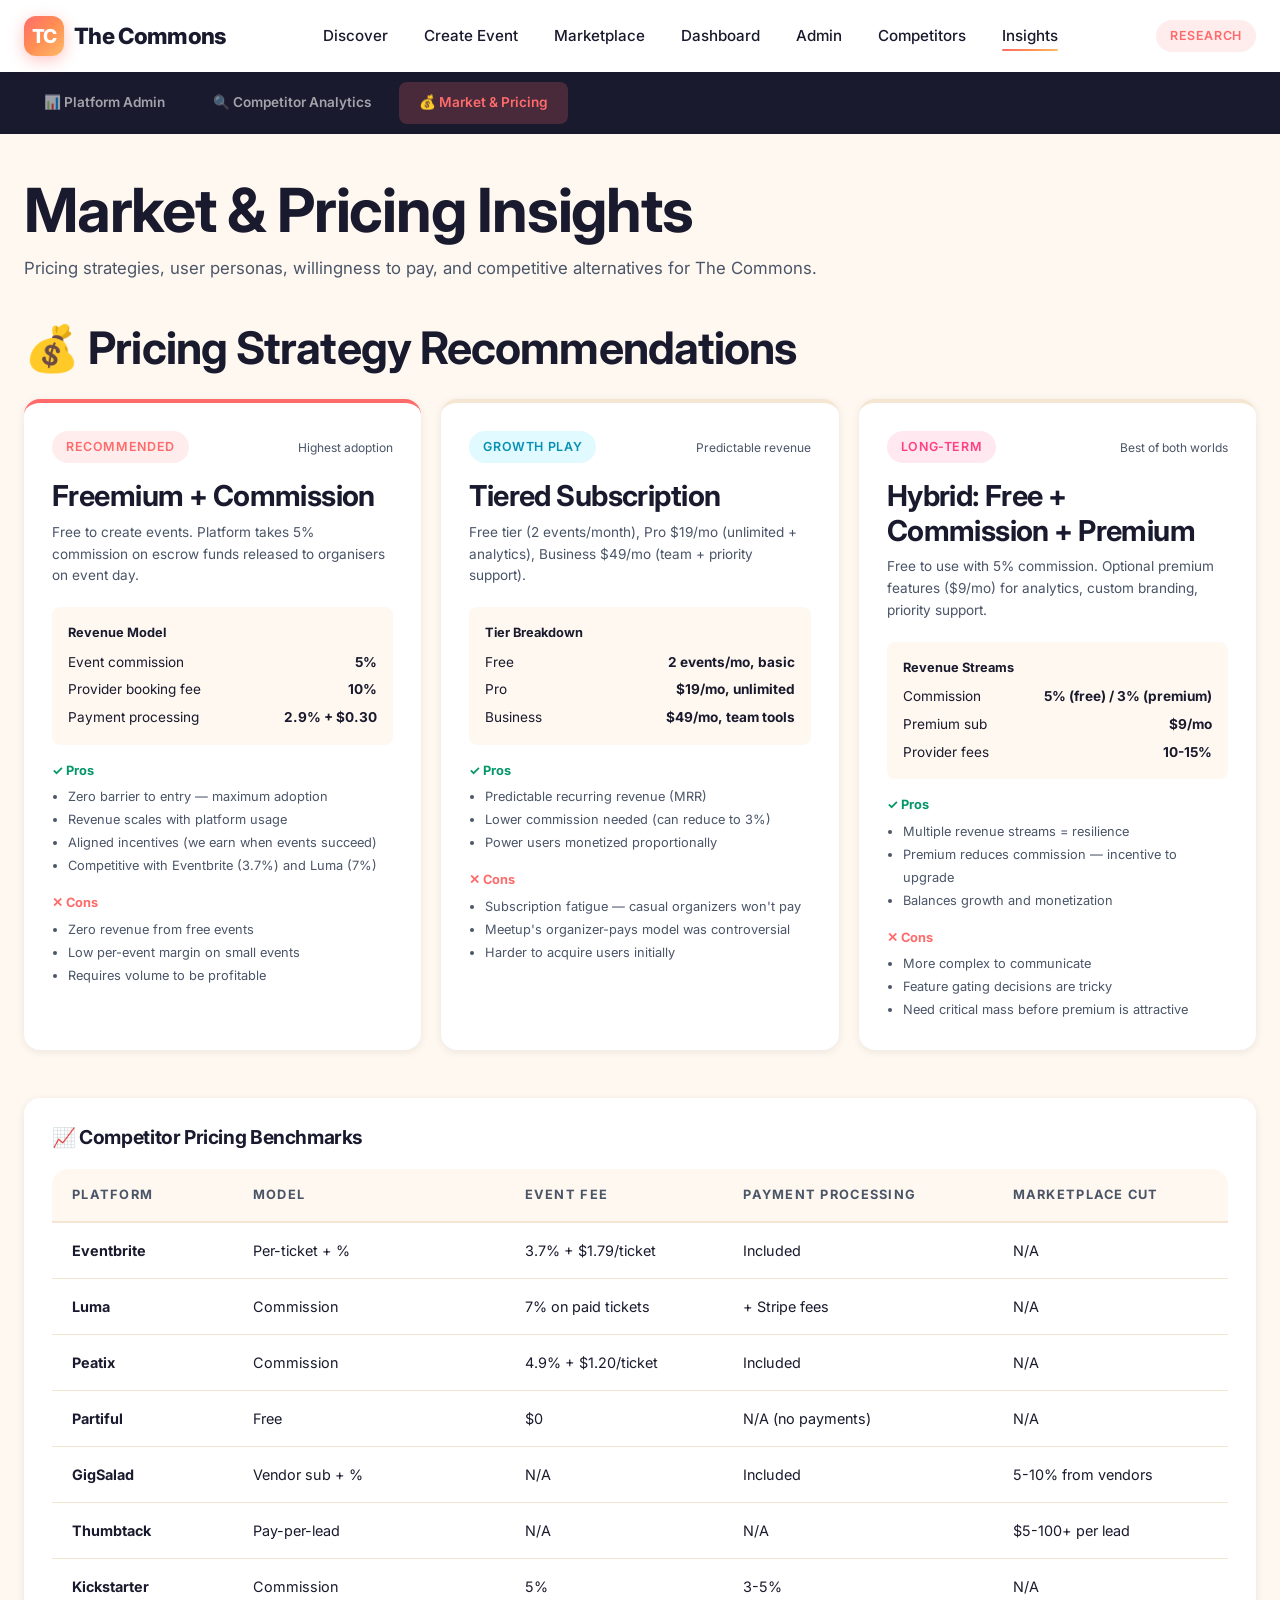
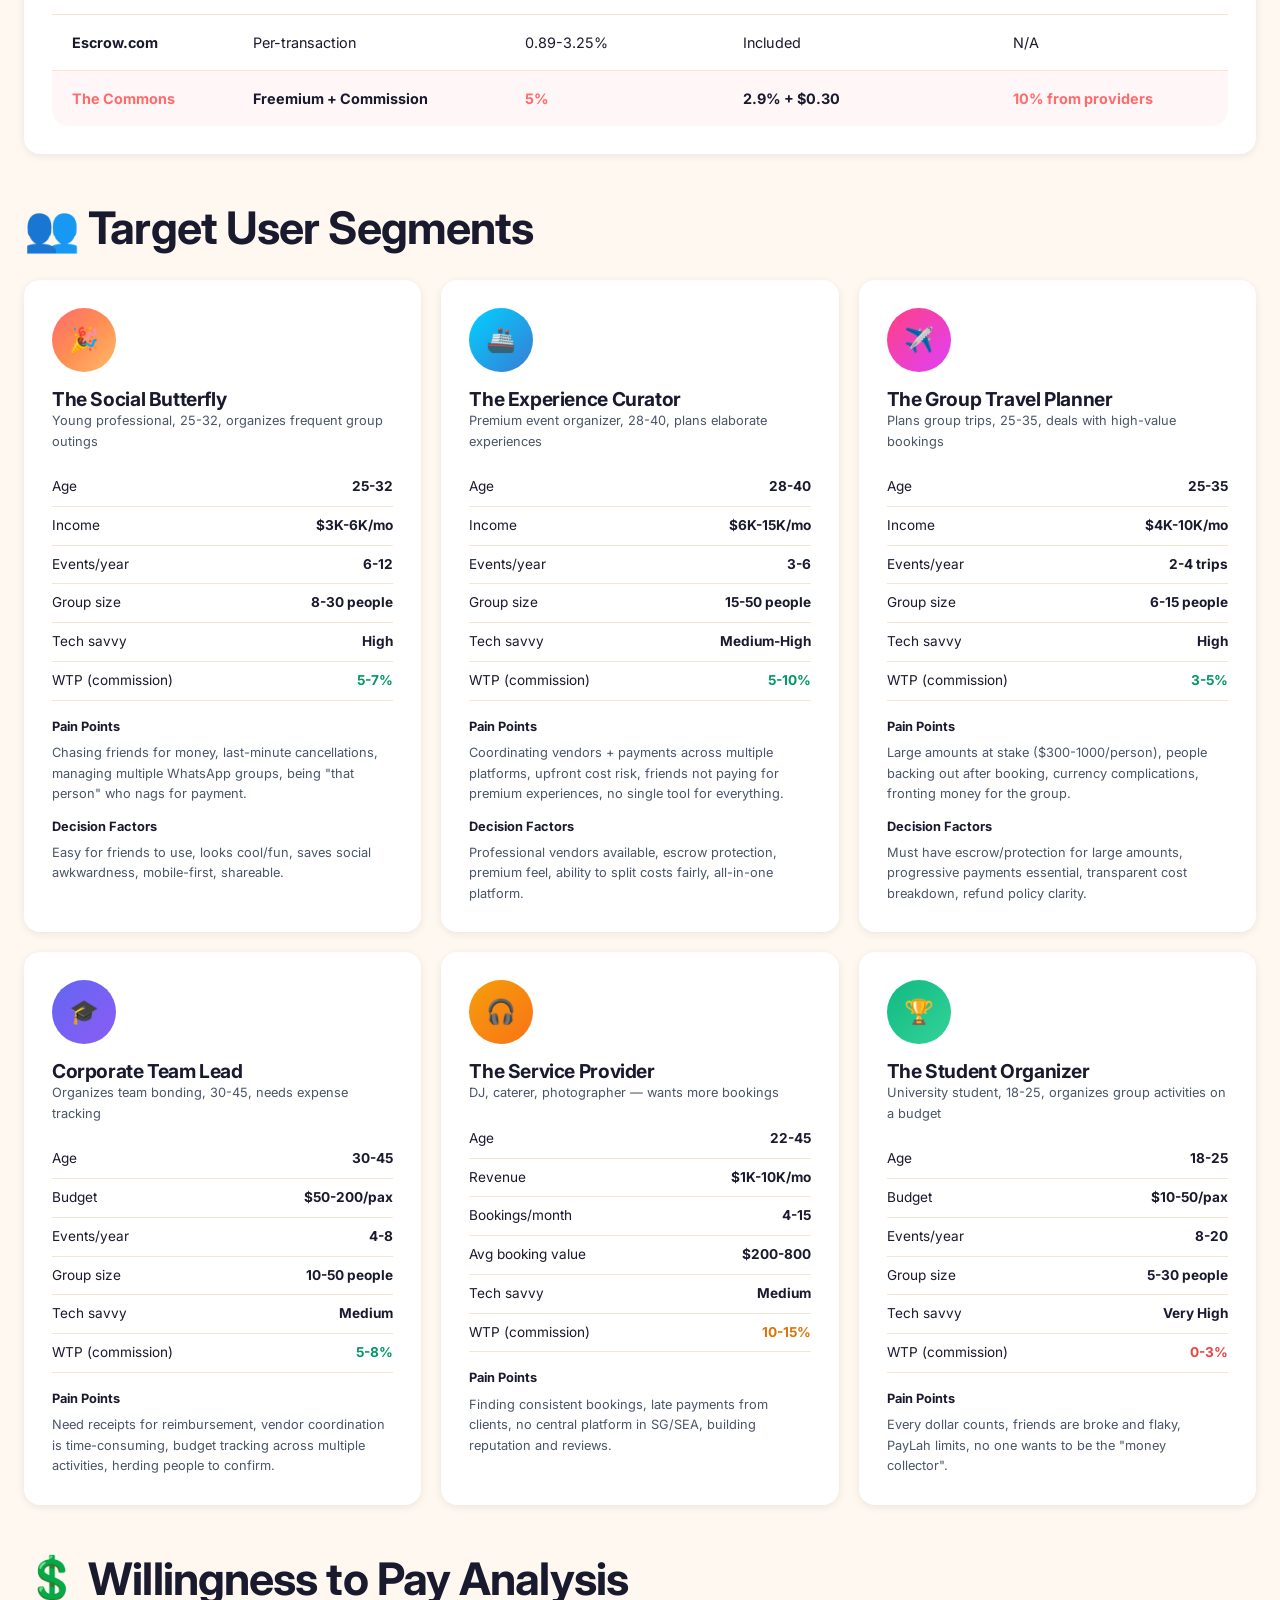
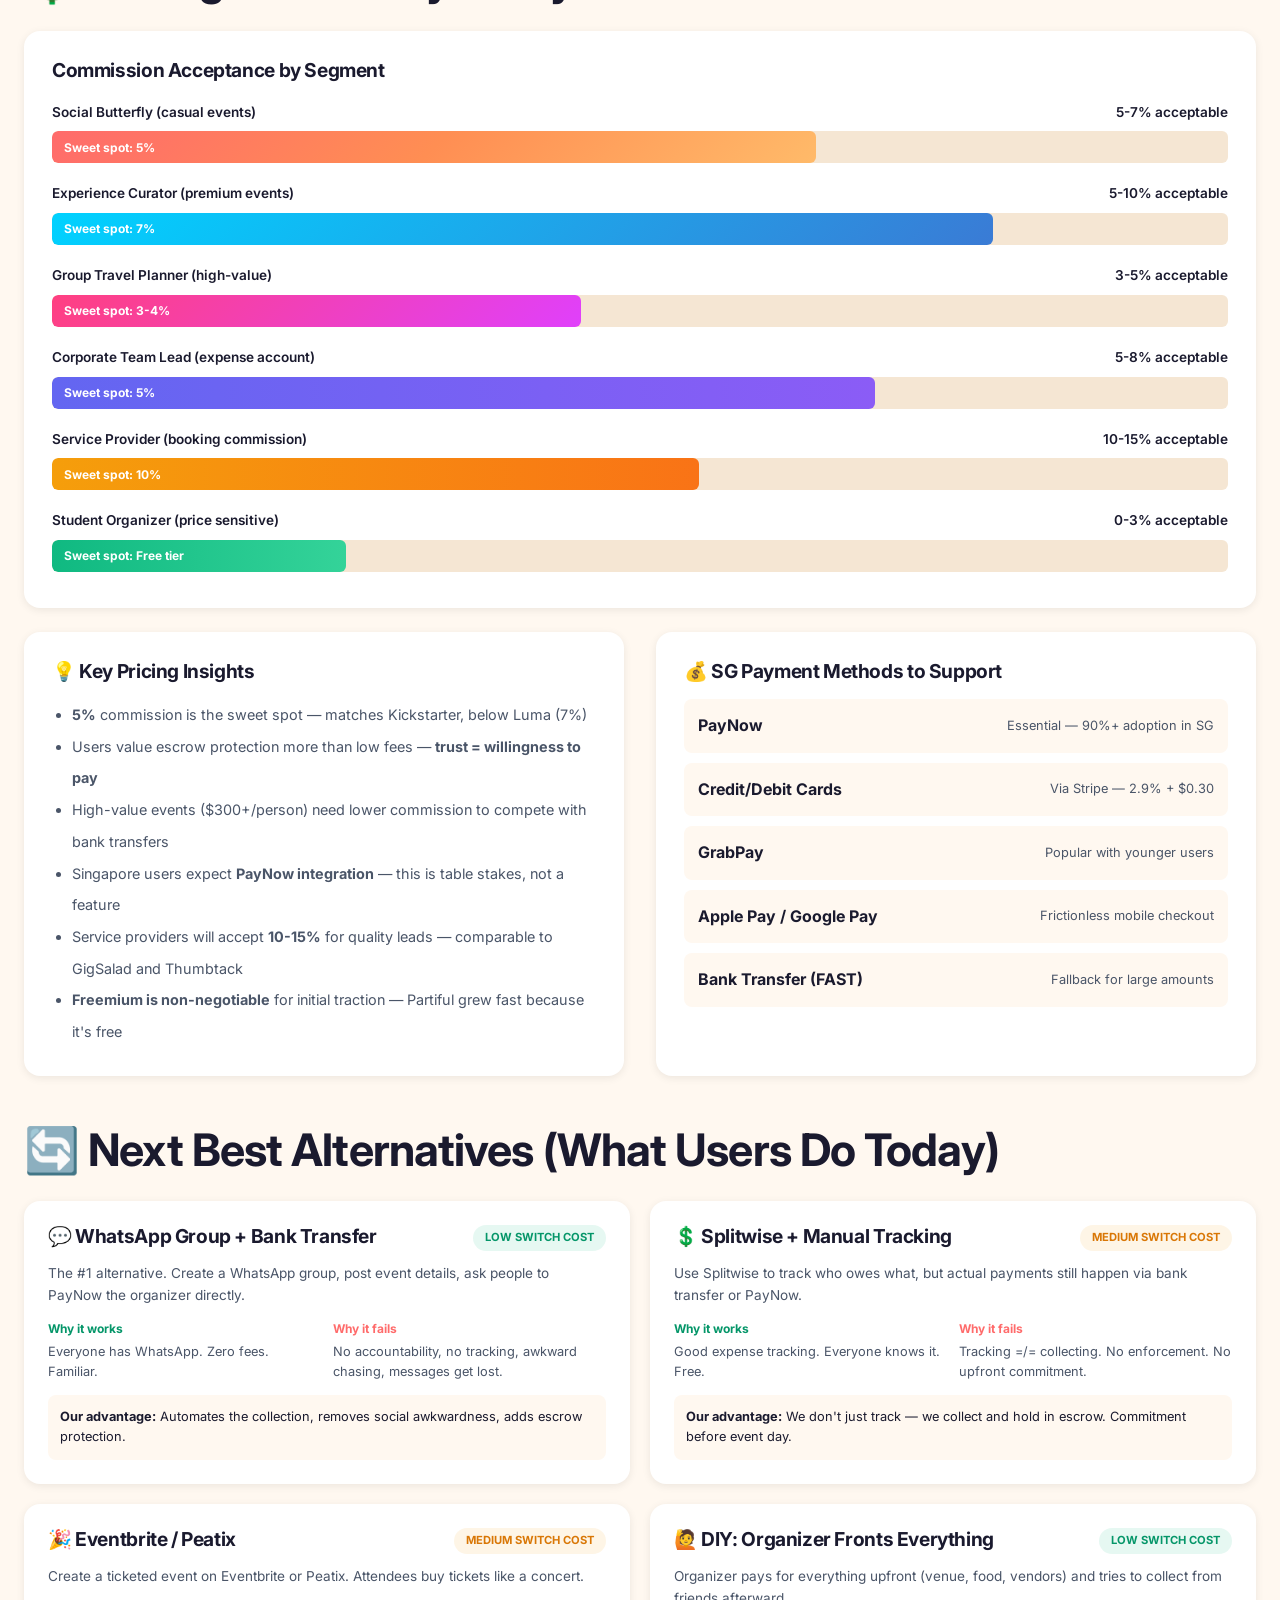
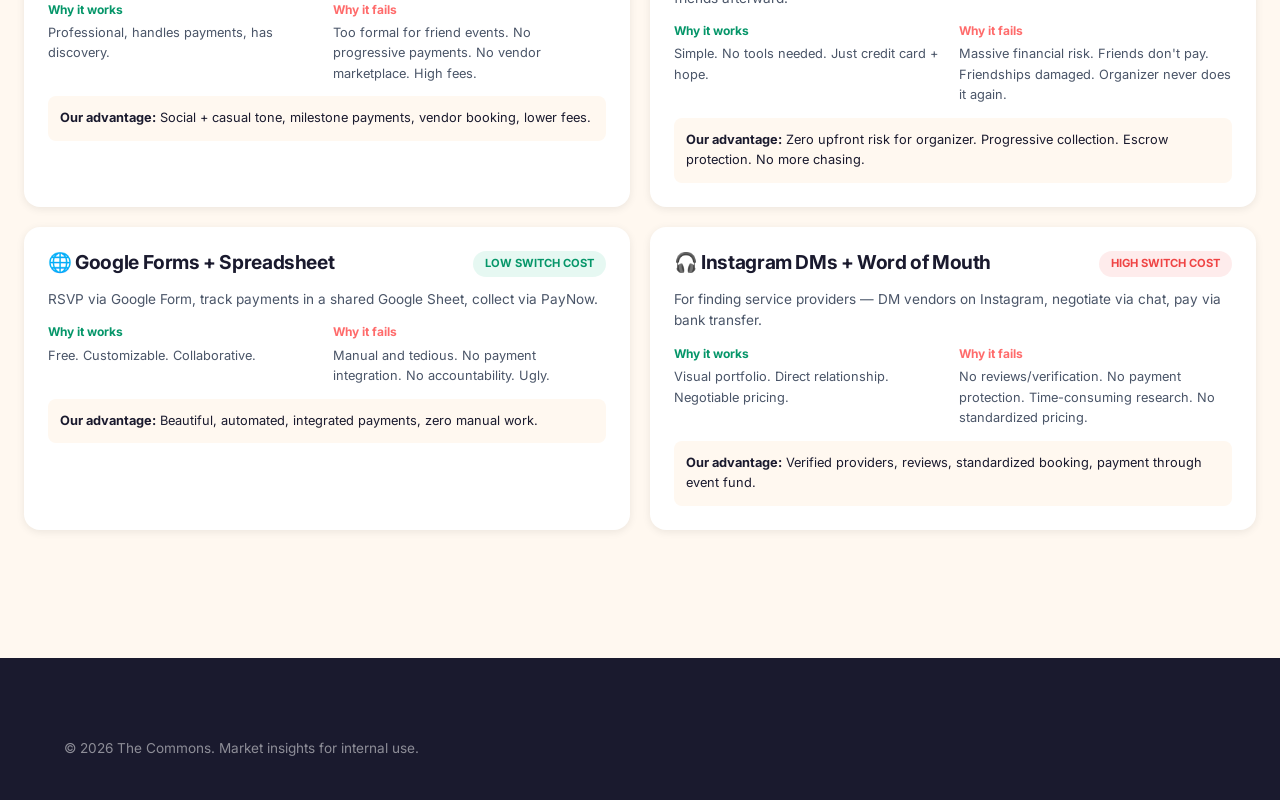
<file: admin-insights.html>
<!DOCTYPE html>
<html lang="en">
<head>
  <meta charset="UTF-8">
  <meta name="viewport" content="width=device-width, initial-scale=1.0">
  <title>Market & Pricing Insights — The Commons Admin</title>
  <link rel="icon" type="image/svg+xml" href="favicon.svg">
  <link rel="preconnect" href="https://fonts.googleapis.com">
  <link href="https://fonts.googleapis.com/css2?family=Inter:wght@400;500;600;700;800;900&display=swap" rel="stylesheet">
  <link rel="stylesheet" href="styles.css">
  <style>
    .admin-nav-bar {
      display: flex; gap: 8px; background: var(--navy); padding: 10px 24px;
      margin-top: var(--nav-height); position: sticky; top: var(--nav-height); z-index: 100;
    }
    .admin-nav-bar a {
      color: rgba(255,255,255,0.6); padding: 10px 20px; border-radius: var(--radius-sm);
      font-size: 0.85rem; font-weight: 600;
    }
    .admin-nav-bar a:hover { background: rgba(255,255,255,0.08); color: white; }
    .admin-nav-bar a.active { background: rgba(255,107,107,0.2); color: var(--coral); }

    .pricing-card {
      background: white; border-radius: var(--radius-md); padding: 28px;
      box-shadow: var(--shadow-sm); border-top: 4px solid var(--sand-dark);
      transition: var(--transition);
    }
    .pricing-card:hover { transform: translateY(-2px); box-shadow: var(--shadow-md); }
    .pricing-card.recommended { border-top-color: var(--coral); }

    .persona-card {
      background: white; border-radius: var(--radius-md); padding: 28px;
      box-shadow: var(--shadow-sm); position: relative; overflow: hidden;
    }
    .persona-card .persona-icon {
      width: 64px; height: 64px; border-radius: 50%; display: flex;
      align-items: center; justify-content: center; font-size: 1.5rem; margin-bottom: 16px;
    }
    .persona-trait {
      display: flex; justify-content: space-between; align-items: center;
      padding: 8px 0; border-bottom: 1px solid var(--sand-dark); font-size: 0.85rem;
    }
    .persona-trait:last-child { border-bottom: none; }

    .alt-card {
      background: white; border-radius: var(--radius-md); padding: 24px;
      box-shadow: var(--shadow-sm);
    }
    .alt-card .switching-cost {
      display: inline-block; padding: 4px 12px; border-radius: 100px;
      font-size: 0.7rem; font-weight: 700; text-transform: uppercase;
    }
    .switching-cost.low { background: rgba(16,185,129,0.1); color: #059669; }
    .switching-cost.medium { background: rgba(245,158,11,0.1); color: #D97706; }
    .switching-cost.high { background: rgba(239,68,68,0.1); color: #EF4444; }

    .wtp-bar {
      height: 32px; background: var(--sand-dark); border-radius: 6px;
      overflow: hidden; position: relative; margin: 8px 0;
    }
    .wtp-fill {
      height: 100%; border-radius: 6px; display: flex; align-items: center;
      padding-left: 12px; font-size: 0.75rem; font-weight: 700; color: white;
    }

    @media (max-width: 768px) { .admin-nav-bar { flex-wrap: wrap; } }
  </style>
</head>
<body>
  <!-- Navigation -->
  <nav class="navbar scrolled" id="navbar">
    <div class="nav-inner">
      <a href="index.html" class="nav-logo">
        <div class="logo-icon">TC</div>
        The Commons
      </a>
      <ul class="nav-links">
        <li><a href="events.html">Discover</a></li>
        <li><a href="create.html">Create Event</a></li>
        <li><a href="marketplace.html">Marketplace</a></li>
        <li><a href="dashboard.html">Dashboard</a></li>
        <li><a href="admin.html">Admin</a></li>
        <li><a href="admin-competitors.html">Competitors</a></li>
        <li><a href="admin-insights.html" class="active">Insights</a></li>
      </ul>
      <div class="nav-actions">
        <span class="badge badge-coral">Research</span>
      </div>
      <button class="mobile-toggle" onclick="toggleMobileMenu()">&#9776;</button>
    </div>
  </nav>

  <div class="mobile-menu" id="mobileMenu">
    <a href="index.html">Home</a>
    <a href="events.html">Discover Events</a>
    <a href="marketplace.html">Marketplace</a>
    <a href="admin.html">Admin Panel</a>
    <a href="admin-competitors.html">Competitors</a>
    <a href="admin-insights.html">Market Insights</a>
  </div>

  <!-- Admin Sub-Nav -->
  <div class="admin-nav-bar">
    <a href="admin.html">&#128202; Platform Admin</a>
    <a href="admin-competitors.html">&#128269; Competitor Analytics</a>
    <a href="admin-insights.html" class="active">&#128176; Market & Pricing</a>
  </div>

  <!-- Page Content -->
  <section style="padding: 40px 0 80px; background: var(--sand);">
    <div class="container-wide">

      <div style="margin-bottom: 40px;">
        <h1 style="margin-bottom: 8px;">Market & Pricing Insights</h1>
        <p style="font-size: 1.05rem;">Pricing strategies, user personas, willingness to pay, and competitive alternatives for The Commons.</p>
      </div>

      <!-- ========== PRICING STRATEGIES ========== -->
      <h2 style="margin-bottom: 24px;">&#128176; Pricing Strategy Recommendations</h2>

      <div style="display: grid; grid-template-columns: repeat(3, 1fr); gap: 20px; margin-bottom: 48px;">
        <!-- Freemium + Commission (RECOMMENDED) -->
        <div class="pricing-card recommended">
          <div style="display: flex; justify-content: space-between; align-items: center; margin-bottom: 16px;">
            <span class="badge badge-coral">Recommended</span>
            <span style="font-size: 0.75rem; color: var(--slate);">Highest adoption</span>
          </div>
          <h3 style="margin-bottom: 8px;">Freemium + Commission</h3>
          <p style="font-size: 0.85rem; margin-bottom: 20px;">Free to create events. Platform takes 5% commission on escrow funds released to organisers on event day.</p>
          <div style="background: var(--sand); border-radius: var(--radius-sm); padding: 16px; margin-bottom: 16px;">
            <div style="font-size: 0.8rem; font-weight: 700; margin-bottom: 8px;">Revenue Model</div>
            <div style="display: flex; justify-content: space-between; font-size: 0.85rem; margin-bottom: 6px;">
              <span>Event commission</span><strong>5%</strong>
            </div>
            <div style="display: flex; justify-content: space-between; font-size: 0.85rem; margin-bottom: 6px;">
              <span>Provider booking fee</span><strong>10%</strong>
            </div>
            <div style="display: flex; justify-content: space-between; font-size: 0.85rem;">
              <span>Payment processing</span><strong>2.9% + $0.30</strong>
            </div>
          </div>
          <div style="margin-bottom: 16px;">
            <div style="font-size: 0.8rem; font-weight: 700; color: #059669; margin-bottom: 4px;">&#10003; Pros</div>
            <ul style="font-size: 0.8rem; padding-left: 16px; color: var(--slate); line-height: 1.8;">
              <li>Zero barrier to entry — maximum adoption</li>
              <li>Revenue scales with platform usage</li>
              <li>Aligned incentives (we earn when events succeed)</li>
              <li>Competitive with Eventbrite (3.7%) and Luma (7%)</li>
            </ul>
          </div>
          <div>
            <div style="font-size: 0.8rem; font-weight: 700; color: var(--coral); margin-bottom: 4px;">&#10005; Cons</div>
            <ul style="font-size: 0.8rem; padding-left: 16px; color: var(--slate); line-height: 1.8;">
              <li>Zero revenue from free events</li>
              <li>Low per-event margin on small events</li>
              <li>Requires volume to be profitable</li>
            </ul>
          </div>
        </div>

        <!-- Tiered Subscription -->
        <div class="pricing-card">
          <div style="display: flex; justify-content: space-between; align-items: center; margin-bottom: 16px;">
            <span class="badge badge-ocean">Growth Play</span>
            <span style="font-size: 0.75rem; color: var(--slate);">Predictable revenue</span>
          </div>
          <h3 style="margin-bottom: 8px;">Tiered Subscription</h3>
          <p style="font-size: 0.85rem; margin-bottom: 20px;">Free tier (2 events/month), Pro $19/mo (unlimited + analytics), Business $49/mo (team + priority support).</p>
          <div style="background: var(--sand); border-radius: var(--radius-sm); padding: 16px; margin-bottom: 16px;">
            <div style="font-size: 0.8rem; font-weight: 700; margin-bottom: 8px;">Tier Breakdown</div>
            <div style="display: flex; justify-content: space-between; font-size: 0.85rem; margin-bottom: 6px;">
              <span>Free</span><strong>2 events/mo, basic</strong>
            </div>
            <div style="display: flex; justify-content: space-between; font-size: 0.85rem; margin-bottom: 6px;">
              <span>Pro</span><strong>$19/mo, unlimited</strong>
            </div>
            <div style="display: flex; justify-content: space-between; font-size: 0.85rem;">
              <span>Business</span><strong>$49/mo, team tools</strong>
            </div>
          </div>
          <div style="margin-bottom: 16px;">
            <div style="font-size: 0.8rem; font-weight: 700; color: #059669; margin-bottom: 4px;">&#10003; Pros</div>
            <ul style="font-size: 0.8rem; padding-left: 16px; color: var(--slate); line-height: 1.8;">
              <li>Predictable recurring revenue (MRR)</li>
              <li>Lower commission needed (can reduce to 3%)</li>
              <li>Power users monetized proportionally</li>
            </ul>
          </div>
          <div>
            <div style="font-size: 0.8rem; font-weight: 700; color: var(--coral); margin-bottom: 4px;">&#10005; Cons</div>
            <ul style="font-size: 0.8rem; padding-left: 16px; color: var(--slate); line-height: 1.8;">
              <li>Subscription fatigue — casual organizers won't pay</li>
              <li>Meetup's organizer-pays model was controversial</li>
              <li>Harder to acquire users initially</li>
            </ul>
          </div>
        </div>

        <!-- Hybrid Model -->
        <div class="pricing-card">
          <div style="display: flex; justify-content: space-between; align-items: center; margin-bottom: 16px;">
            <span class="badge badge-pink">Long-Term</span>
            <span style="font-size: 0.75rem; color: var(--slate);">Best of both worlds</span>
          </div>
          <h3 style="margin-bottom: 8px;">Hybrid: Free + Commission + Premium</h3>
          <p style="font-size: 0.85rem; margin-bottom: 20px;">Free to use with 5% commission. Optional premium features ($9/mo) for analytics, custom branding, priority support.</p>
          <div style="background: var(--sand); border-radius: var(--radius-sm); padding: 16px; margin-bottom: 16px;">
            <div style="font-size: 0.8rem; font-weight: 700; margin-bottom: 8px;">Revenue Streams</div>
            <div style="display: flex; justify-content: space-between; font-size: 0.85rem; margin-bottom: 6px;">
              <span>Commission</span><strong>5% (free) / 3% (premium)</strong>
            </div>
            <div style="display: flex; justify-content: space-between; font-size: 0.85rem; margin-bottom: 6px;">
              <span>Premium sub</span><strong>$9/mo</strong>
            </div>
            <div style="display: flex; justify-content: space-between; font-size: 0.85rem;">
              <span>Provider fees</span><strong>10-15%</strong>
            </div>
          </div>
          <div style="margin-bottom: 16px;">
            <div style="font-size: 0.8rem; font-weight: 700; color: #059669; margin-bottom: 4px;">&#10003; Pros</div>
            <ul style="font-size: 0.8rem; padding-left: 16px; color: var(--slate); line-height: 1.8;">
              <li>Multiple revenue streams = resilience</li>
              <li>Premium reduces commission — incentive to upgrade</li>
              <li>Balances growth and monetization</li>
            </ul>
          </div>
          <div>
            <div style="font-size: 0.8rem; font-weight: 700; color: var(--coral); margin-bottom: 4px;">&#10005; Cons</div>
            <ul style="font-size: 0.8rem; padding-left: 16px; color: var(--slate); line-height: 1.8;">
              <li>More complex to communicate</li>
              <li>Feature gating decisions are tricky</li>
              <li>Need critical mass before premium is attractive</li>
            </ul>
          </div>
        </div>
      </div>

      <!-- Pricing Benchmarks -->
      <div class="card" style="padding: 28px; margin-bottom: 48px;">
        <h4 style="margin-bottom: 20px;">&#128200; Competitor Pricing Benchmarks</h4>
        <div class="table-wrapper" style="box-shadow: none;">
          <table>
            <thead>
              <tr>
                <th>Platform</th>
                <th>Model</th>
                <th>Event Fee</th>
                <th>Payment Processing</th>
                <th>Marketplace Cut</th>
              </tr>
            </thead>
            <tbody>
              <tr><td><strong>Eventbrite</strong></td><td>Per-ticket + %</td><td>3.7% + $1.79/ticket</td><td>Included</td><td>N/A</td></tr>
              <tr><td><strong>Luma</strong></td><td>Commission</td><td>7% on paid tickets</td><td>+ Stripe fees</td><td>N/A</td></tr>
              <tr><td><strong>Peatix</strong></td><td>Commission</td><td>4.9% + $1.20/ticket</td><td>Included</td><td>N/A</td></tr>
              <tr><td><strong>Partiful</strong></td><td>Free</td><td>$0</td><td>N/A (no payments)</td><td>N/A</td></tr>
              <tr><td><strong>GigSalad</strong></td><td>Vendor sub + %</td><td>N/A</td><td>Included</td><td>5-10% from vendors</td></tr>
              <tr><td><strong>Thumbtack</strong></td><td>Pay-per-lead</td><td>N/A</td><td>N/A</td><td>$5-100+ per lead</td></tr>
              <tr><td><strong>Kickstarter</strong></td><td>Commission</td><td>5%</td><td>3-5%</td><td>N/A</td></tr>
              <tr><td><strong>Escrow.com</strong></td><td>Per-transaction</td><td>0.89-3.25%</td><td>Included</td><td>N/A</td></tr>
              <tr style="background: rgba(255,107,107,0.05);"><td><strong style="color: var(--coral);">The Commons</strong></td><td><strong>Freemium + Commission</strong></td><td><strong style="color: var(--coral);">5%</strong></td><td><strong>2.9% + $0.30</strong></td><td><strong style="color: var(--coral);">10% from providers</strong></td></tr>
            </tbody>
          </table>
        </div>
      </div>

      <!-- ========== USER PERSONAS ========== -->
      <h2 style="margin-bottom: 24px;">&#128101; Target User Segments</h2>

      <div style="display: grid; grid-template-columns: repeat(3, 1fr); gap: 20px; margin-bottom: 48px;">
        <!-- Persona 1: Social Butterfly -->
        <div class="persona-card">
          <div class="persona-icon" style="background: var(--sunset-gradient); color: white;">&#127881;</div>
          <h4>The Social Butterfly</h4>
          <p style="font-size: 0.8rem; color: var(--slate); margin-bottom: 16px;">Young professional, 25-32, organizes frequent group outings</p>
          <div class="persona-trait"><span>Age</span><strong>25-32</strong></div>
          <div class="persona-trait"><span>Income</span><strong>$3K-6K/mo</strong></div>
          <div class="persona-trait"><span>Events/year</span><strong>6-12</strong></div>
          <div class="persona-trait"><span>Group size</span><strong>8-30 people</strong></div>
          <div class="persona-trait"><span>Tech savvy</span><strong>High</strong></div>
          <div class="persona-trait"><span>WTP (commission)</span><strong style="color: #059669;">5-7%</strong></div>
          <div style="margin-top: 16px;">
            <div style="font-size: 0.8rem; font-weight: 700; margin-bottom: 6px;">Pain Points</div>
            <p style="font-size: 0.8rem; color: var(--slate);">Chasing friends for money, last-minute cancellations, managing multiple WhatsApp groups, being "that person" who nags for payment.</p>
          </div>
          <div style="margin-top: 12px;">
            <div style="font-size: 0.8rem; font-weight: 700; margin-bottom: 6px;">Decision Factors</div>
            <p style="font-size: 0.8rem; color: var(--slate);">Easy for friends to use, looks cool/fun, saves social awkwardness, mobile-first, shareable.</p>
          </div>
        </div>

        <!-- Persona 2: The Experience Curator -->
        <div class="persona-card">
          <div class="persona-icon" style="background: var(--ocean-gradient); color: white;">&#128674;</div>
          <h4>The Experience Curator</h4>
          <p style="font-size: 0.8rem; color: var(--slate); margin-bottom: 16px;">Premium event organizer, 28-40, plans elaborate experiences</p>
          <div class="persona-trait"><span>Age</span><strong>28-40</strong></div>
          <div class="persona-trait"><span>Income</span><strong>$6K-15K/mo</strong></div>
          <div class="persona-trait"><span>Events/year</span><strong>3-6</strong></div>
          <div class="persona-trait"><span>Group size</span><strong>15-50 people</strong></div>
          <div class="persona-trait"><span>Tech savvy</span><strong>Medium-High</strong></div>
          <div class="persona-trait"><span>WTP (commission)</span><strong style="color: #059669;">5-10%</strong></div>
          <div style="margin-top: 16px;">
            <div style="font-size: 0.8rem; font-weight: 700; margin-bottom: 6px;">Pain Points</div>
            <p style="font-size: 0.8rem; color: var(--slate);">Coordinating vendors + payments across multiple platforms, upfront cost risk, friends not paying for premium experiences, no single tool for everything.</p>
          </div>
          <div style="margin-top: 12px;">
            <div style="font-size: 0.8rem; font-weight: 700; margin-bottom: 6px;">Decision Factors</div>
            <p style="font-size: 0.8rem; color: var(--slate);">Professional vendors available, escrow protection, premium feel, ability to split costs fairly, all-in-one platform.</p>
          </div>
        </div>

        <!-- Persona 3: The Group Travel Planner -->
        <div class="persona-card">
          <div class="persona-icon" style="background: var(--party-gradient); color: white;">&#9992;&#65039;</div>
          <h4>The Group Travel Planner</h4>
          <p style="font-size: 0.8rem; color: var(--slate); margin-bottom: 16px;">Plans group trips, 25-35, deals with high-value bookings</p>
          <div class="persona-trait"><span>Age</span><strong>25-35</strong></div>
          <div class="persona-trait"><span>Income</span><strong>$4K-10K/mo</strong></div>
          <div class="persona-trait"><span>Events/year</span><strong>2-4 trips</strong></div>
          <div class="persona-trait"><span>Group size</span><strong>6-15 people</strong></div>
          <div class="persona-trait"><span>Tech savvy</span><strong>High</strong></div>
          <div class="persona-trait"><span>WTP (commission)</span><strong style="color: #059669;">3-5%</strong></div>
          <div style="margin-top: 16px;">
            <div style="font-size: 0.8rem; font-weight: 700; margin-bottom: 6px;">Pain Points</div>
            <p style="font-size: 0.8rem; color: var(--slate);">Large amounts at stake ($300-1000/person), people backing out after booking, currency complications, fronting money for the group.</p>
          </div>
          <div style="margin-top: 12px;">
            <div style="font-size: 0.8rem; font-weight: 700; margin-bottom: 6px;">Decision Factors</div>
            <p style="font-size: 0.8rem; color: var(--slate);">Must have escrow/protection for large amounts, progressive payments essential, transparent cost breakdown, refund policy clarity.</p>
          </div>
        </div>

        <!-- Persona 4: Corporate Team Lead -->
        <div class="persona-card">
          <div class="persona-icon" style="background: linear-gradient(135deg, #6366F1, #8B5CF6); color: white;">&#127891;</div>
          <h4>Corporate Team Lead</h4>
          <p style="font-size: 0.8rem; color: var(--slate); margin-bottom: 16px;">Organizes team bonding, 30-45, needs expense tracking</p>
          <div class="persona-trait"><span>Age</span><strong>30-45</strong></div>
          <div class="persona-trait"><span>Budget</span><strong>$50-200/pax</strong></div>
          <div class="persona-trait"><span>Events/year</span><strong>4-8</strong></div>
          <div class="persona-trait"><span>Group size</span><strong>10-50 people</strong></div>
          <div class="persona-trait"><span>Tech savvy</span><strong>Medium</strong></div>
          <div class="persona-trait"><span>WTP (commission)</span><strong style="color: #059669;">5-8%</strong></div>
          <div style="margin-top: 16px;">
            <div style="font-size: 0.8rem; font-weight: 700; margin-bottom: 6px;">Pain Points</div>
            <p style="font-size: 0.8rem; color: var(--slate);">Need receipts for reimbursement, vendor coordination is time-consuming, budget tracking across multiple activities, herding people to confirm.</p>
          </div>
        </div>

        <!-- Persona 5: Service Provider -->
        <div class="persona-card">
          <div class="persona-icon" style="background: linear-gradient(135deg, #F59E0B, #F97316); color: white;">&#127911;</div>
          <h4>The Service Provider</h4>
          <p style="font-size: 0.8rem; color: var(--slate); margin-bottom: 16px;">DJ, caterer, photographer — wants more bookings</p>
          <div class="persona-trait"><span>Age</span><strong>22-45</strong></div>
          <div class="persona-trait"><span>Revenue</span><strong>$1K-10K/mo</strong></div>
          <div class="persona-trait"><span>Bookings/month</span><strong>4-15</strong></div>
          <div class="persona-trait"><span>Avg booking value</span><strong>$200-800</strong></div>
          <div class="persona-trait"><span>Tech savvy</span><strong>Medium</strong></div>
          <div class="persona-trait"><span>WTP (commission)</span><strong style="color: #D97706;">10-15%</strong></div>
          <div style="margin-top: 16px;">
            <div style="font-size: 0.8rem; font-weight: 700; margin-bottom: 6px;">Pain Points</div>
            <p style="font-size: 0.8rem; color: var(--slate);">Finding consistent bookings, late payments from clients, no central platform in SG/SEA, building reputation and reviews.</p>
          </div>
        </div>

        <!-- Persona 6: Student/Budget Organizer -->
        <div class="persona-card">
          <div class="persona-icon" style="background: linear-gradient(135deg, #10B981, #34D399); color: white;">&#127942;</div>
          <h4>The Student Organizer</h4>
          <p style="font-size: 0.8rem; color: var(--slate); margin-bottom: 16px;">University student, 18-25, organizes group activities on a budget</p>
          <div class="persona-trait"><span>Age</span><strong>18-25</strong></div>
          <div class="persona-trait"><span>Budget</span><strong>$10-50/pax</strong></div>
          <div class="persona-trait"><span>Events/year</span><strong>8-20</strong></div>
          <div class="persona-trait"><span>Group size</span><strong>5-30 people</strong></div>
          <div class="persona-trait"><span>Tech savvy</span><strong>Very High</strong></div>
          <div class="persona-trait"><span>WTP (commission)</span><strong style="color: #EF4444;">0-3%</strong></div>
          <div style="margin-top: 16px;">
            <div style="font-size: 0.8rem; font-weight: 700; margin-bottom: 6px;">Pain Points</div>
            <p style="font-size: 0.8rem; color: var(--slate);">Every dollar counts, friends are broke and flaky, PayLah limits, no one wants to be the "money collector".</p>
          </div>
        </div>
      </div>

      <!-- ========== WILLINGNESS TO PAY ========== -->
      <h2 style="margin-bottom: 24px;">&#128178; Willingness to Pay Analysis</h2>

      <div class="card" style="padding: 28px; margin-bottom: 24px;">
        <h4 style="margin-bottom: 20px;">Commission Acceptance by Segment</h4>
        <div style="display: grid; gap: 12px;">
          <div>
            <div style="display: flex; justify-content: space-between; font-size: 0.85rem; font-weight: 600;">
              <span>Social Butterfly (casual events)</span>
              <span>5-7% acceptable</span>
            </div>
            <div class="wtp-bar"><div class="wtp-fill" style="width: 65%; background: var(--sunset-gradient);">Sweet spot: 5%</div></div>
          </div>
          <div>
            <div style="display: flex; justify-content: space-between; font-size: 0.85rem; font-weight: 600;">
              <span>Experience Curator (premium events)</span>
              <span>5-10% acceptable</span>
            </div>
            <div class="wtp-bar"><div class="wtp-fill" style="width: 80%; background: var(--ocean-gradient);">Sweet spot: 7%</div></div>
          </div>
          <div>
            <div style="display: flex; justify-content: space-between; font-size: 0.85rem; font-weight: 600;">
              <span>Group Travel Planner (high-value)</span>
              <span>3-5% acceptable</span>
            </div>
            <div class="wtp-bar"><div class="wtp-fill" style="width: 45%; background: var(--party-gradient);">Sweet spot: 3-4%</div></div>
          </div>
          <div>
            <div style="display: flex; justify-content: space-between; font-size: 0.85rem; font-weight: 600;">
              <span>Corporate Team Lead (expense account)</span>
              <span>5-8% acceptable</span>
            </div>
            <div class="wtp-bar"><div class="wtp-fill" style="width: 70%; background: linear-gradient(90deg, #6366F1, #8B5CF6);">Sweet spot: 5%</div></div>
          </div>
          <div>
            <div style="display: flex; justify-content: space-between; font-size: 0.85rem; font-weight: 600;">
              <span>Service Provider (booking commission)</span>
              <span>10-15% acceptable</span>
            </div>
            <div class="wtp-bar"><div class="wtp-fill" style="width: 55%; background: linear-gradient(90deg, #F59E0B, #F97316);">Sweet spot: 10%</div></div>
          </div>
          <div>
            <div style="display: flex; justify-content: space-between; font-size: 0.85rem; font-weight: 600;">
              <span>Student Organizer (price sensitive)</span>
              <span>0-3% acceptable</span>
            </div>
            <div class="wtp-bar"><div class="wtp-fill" style="width: 25%; background: linear-gradient(90deg, #10B981, #34D399);">Sweet spot: Free tier</div></div>
          </div>
        </div>
      </div>

      <div class="grid-2" style="margin-bottom: 48px;">
        <div class="card" style="padding: 28px;">
          <h4 style="margin-bottom: 16px;">&#128161; Key Pricing Insights</h4>
          <ul style="padding-left: 20px; line-height: 2.2; font-size: 0.9rem; color: var(--slate);">
            <li><strong>5%</strong> commission is the sweet spot — matches Kickstarter, below Luma (7%)</li>
            <li>Users value escrow protection more than low fees — <strong>trust = willingness to pay</strong></li>
            <li>High-value events ($300+/person) need lower commission to compete with bank transfers</li>
            <li>Singapore users expect <strong>PayNow integration</strong> — this is table stakes, not a feature</li>
            <li>Service providers will accept <strong>10-15%</strong> for quality leads — comparable to GigSalad and Thumbtack</li>
            <li><strong>Freemium is non-negotiable</strong> for initial traction — Partiful grew fast because it's free</li>
          </ul>
        </div>
        <div class="card" style="padding: 28px;">
          <h4 style="margin-bottom: 16px;">&#128176; SG Payment Methods to Support</h4>
          <div style="display: grid; gap: 10px;">
            <div style="display: flex; justify-content: space-between; align-items: center; padding: 14px; background: var(--sand); border-radius: var(--radius-sm);">
              <div><strong>PayNow</strong></div>
              <div style="font-size: 0.8rem; color: var(--slate);">Essential — 90%+ adoption in SG</div>
            </div>
            <div style="display: flex; justify-content: space-between; align-items: center; padding: 14px; background: var(--sand); border-radius: var(--radius-sm);">
              <div><strong>Credit/Debit Cards</strong></div>
              <div style="font-size: 0.8rem; color: var(--slate);">Via Stripe — 2.9% + $0.30</div>
            </div>
            <div style="display: flex; justify-content: space-between; align-items: center; padding: 14px; background: var(--sand); border-radius: var(--radius-sm);">
              <div><strong>GrabPay</strong></div>
              <div style="font-size: 0.8rem; color: var(--slate);">Popular with younger users</div>
            </div>
            <div style="display: flex; justify-content: space-between; align-items: center; padding: 14px; background: var(--sand); border-radius: var(--radius-sm);">
              <div><strong>Apple Pay / Google Pay</strong></div>
              <div style="font-size: 0.8rem; color: var(--slate);">Frictionless mobile checkout</div>
            </div>
            <div style="display: flex; justify-content: space-between; align-items: center; padding: 14px; background: var(--sand); border-radius: var(--radius-sm);">
              <div><strong>Bank Transfer (FAST)</strong></div>
              <div style="font-size: 0.8rem; color: var(--slate);">Fallback for large amounts</div>
            </div>
          </div>
        </div>
      </div>

      <!-- ========== NEXT BEST ALTERNATIVES ========== -->
      <h2 style="margin-bottom: 24px;">&#128260; Next Best Alternatives (What Users Do Today)</h2>

      <div class="grid-2" style="gap: 20px; margin-bottom: 48px;">
        <div class="alt-card">
          <div style="display: flex; justify-content: space-between; align-items: start; margin-bottom: 12px;">
            <h4>&#128172; WhatsApp Group + Bank Transfer</h4>
            <span class="switching-cost low">Low Switch Cost</span>
          </div>
          <p style="font-size: 0.85rem; color: var(--slate); margin-bottom: 12px;">The #1 alternative. Create a WhatsApp group, post event details, ask people to PayNow the organizer directly.</p>
          <div style="display: grid; grid-template-columns: 1fr 1fr; gap: 12px;">
            <div>
              <div style="font-size: 0.75rem; font-weight: 700; color: #059669; margin-bottom: 4px;">Why it works</div>
              <p style="font-size: 0.8rem; color: var(--slate);">Everyone has WhatsApp. Zero fees. Familiar.</p>
            </div>
            <div>
              <div style="font-size: 0.75rem; font-weight: 700; color: var(--coral); margin-bottom: 4px;">Why it fails</div>
              <p style="font-size: 0.8rem; color: var(--slate);">No accountability, no tracking, awkward chasing, messages get lost.</p>
            </div>
          </div>
          <div style="background: var(--sand); border-radius: var(--radius-sm); padding: 12px; margin-top: 12px; font-size: 0.8rem;">
            <strong>Our advantage:</strong> Automates the collection, removes social awkwardness, adds escrow protection.
          </div>
        </div>

        <div class="alt-card">
          <div style="display: flex; justify-content: space-between; align-items: start; margin-bottom: 12px;">
            <h4>&#128178; Splitwise + Manual Tracking</h4>
            <span class="switching-cost medium">Medium Switch Cost</span>
          </div>
          <p style="font-size: 0.85rem; color: var(--slate); margin-bottom: 12px;">Use Splitwise to track who owes what, but actual payments still happen via bank transfer or PayNow.</p>
          <div style="display: grid; grid-template-columns: 1fr 1fr; gap: 12px;">
            <div>
              <div style="font-size: 0.75rem; font-weight: 700; color: #059669; margin-bottom: 4px;">Why it works</div>
              <p style="font-size: 0.8rem; color: var(--slate);">Good expense tracking. Everyone knows it. Free.</p>
            </div>
            <div>
              <div style="font-size: 0.75rem; font-weight: 700; color: var(--coral); margin-bottom: 4px;">Why it fails</div>
              <p style="font-size: 0.8rem; color: var(--slate);">Tracking =/= collecting. No enforcement. No upfront commitment.</p>
            </div>
          </div>
          <div style="background: var(--sand); border-radius: var(--radius-sm); padding: 12px; margin-top: 12px; font-size: 0.8rem;">
            <strong>Our advantage:</strong> We don't just track — we collect and hold in escrow. Commitment before event day.
          </div>
        </div>

        <div class="alt-card">
          <div style="display: flex; justify-content: space-between; align-items: start; margin-bottom: 12px;">
            <h4>&#127881; Eventbrite / Peatix</h4>
            <span class="switching-cost medium">Medium Switch Cost</span>
          </div>
          <p style="font-size: 0.85rem; color: var(--slate); margin-bottom: 12px;">Create a ticketed event on Eventbrite or Peatix. Attendees buy tickets like a concert.</p>
          <div style="display: grid; grid-template-columns: 1fr 1fr; gap: 12px;">
            <div>
              <div style="font-size: 0.75rem; font-weight: 700; color: #059669; margin-bottom: 4px;">Why it works</div>
              <p style="font-size: 0.8rem; color: var(--slate);">Professional, handles payments, has discovery.</p>
            </div>
            <div>
              <div style="font-size: 0.75rem; font-weight: 700; color: var(--coral); margin-bottom: 4px;">Why it fails</div>
              <p style="font-size: 0.8rem; color: var(--slate);">Too formal for friend events. No progressive payments. No vendor marketplace. High fees.</p>
            </div>
          </div>
          <div style="background: var(--sand); border-radius: var(--radius-sm); padding: 12px; margin-top: 12px; font-size: 0.8rem;">
            <strong>Our advantage:</strong> Social + casual tone, milestone payments, vendor booking, lower fees.
          </div>
        </div>

        <div class="alt-card">
          <div style="display: flex; justify-content: space-between; align-items: start; margin-bottom: 12px;">
            <h4>&#128587; DIY: Organizer Fronts Everything</h4>
            <span class="switching-cost low">Low Switch Cost</span>
          </div>
          <p style="font-size: 0.85rem; color: var(--slate); margin-bottom: 12px;">Organizer pays for everything upfront (venue, food, vendors) and tries to collect from friends afterward.</p>
          <div style="display: grid; grid-template-columns: 1fr 1fr; gap: 12px;">
            <div>
              <div style="font-size: 0.75rem; font-weight: 700; color: #059669; margin-bottom: 4px;">Why it works</div>
              <p style="font-size: 0.8rem; color: var(--slate);">Simple. No tools needed. Just credit card + hope.</p>
            </div>
            <div>
              <div style="font-size: 0.75rem; font-weight: 700; color: var(--coral); margin-bottom: 4px;">Why it fails</div>
              <p style="font-size: 0.8rem; color: var(--slate);">Massive financial risk. Friends don't pay. Friendships damaged. Organizer never does it again.</p>
            </div>
          </div>
          <div style="background: var(--sand); border-radius: var(--radius-sm); padding: 12px; margin-top: 12px; font-size: 0.8rem;">
            <strong>Our advantage:</strong> Zero upfront risk for organizer. Progressive collection. Escrow protection. No more chasing.
          </div>
        </div>

        <div class="alt-card">
          <div style="display: flex; justify-content: space-between; align-items: start; margin-bottom: 12px;">
            <h4>&#127760; Google Forms + Spreadsheet</h4>
            <span class="switching-cost low">Low Switch Cost</span>
          </div>
          <p style="font-size: 0.85rem; color: var(--slate); margin-bottom: 12px;">RSVP via Google Form, track payments in a shared Google Sheet, collect via PayNow.</p>
          <div style="display: grid; grid-template-columns: 1fr 1fr; gap: 12px;">
            <div>
              <div style="font-size: 0.75rem; font-weight: 700; color: #059669; margin-bottom: 4px;">Why it works</div>
              <p style="font-size: 0.8rem; color: var(--slate);">Free. Customizable. Collaborative.</p>
            </div>
            <div>
              <div style="font-size: 0.75rem; font-weight: 700; color: var(--coral); margin-bottom: 4px;">Why it fails</div>
              <p style="font-size: 0.8rem; color: var(--slate);">Manual and tedious. No payment integration. No accountability. Ugly.</p>
            </div>
          </div>
          <div style="background: var(--sand); border-radius: var(--radius-sm); padding: 12px; margin-top: 12px; font-size: 0.8rem;">
            <strong>Our advantage:</strong> Beautiful, automated, integrated payments, zero manual work.
          </div>
        </div>

        <div class="alt-card">
          <div style="display: flex; justify-content: space-between; align-items: start; margin-bottom: 12px;">
            <h4>&#127911; Instagram DMs + Word of Mouth</h4>
            <span class="switching-cost high">High Switch Cost</span>
          </div>
          <p style="font-size: 0.85rem; color: var(--slate); margin-bottom: 12px;">For finding service providers — DM vendors on Instagram, negotiate via chat, pay via bank transfer.</p>
          <div style="display: grid; grid-template-columns: 1fr 1fr; gap: 12px;">
            <div>
              <div style="font-size: 0.75rem; font-weight: 700; color: #059669; margin-bottom: 4px;">Why it works</div>
              <p style="font-size: 0.8rem; color: var(--slate);">Visual portfolio. Direct relationship. Negotiable pricing.</p>
            </div>
            <div>
              <div style="font-size: 0.75rem; font-weight: 700; color: var(--coral); margin-bottom: 4px;">Why it fails</div>
              <p style="font-size: 0.8rem; color: var(--slate);">No reviews/verification. No payment protection. Time-consuming research. No standardized pricing.</p>
            </div>
          </div>
          <div style="background: var(--sand); border-radius: var(--radius-sm); padding: 12px; margin-top: 12px; font-size: 0.8rem;">
            <strong>Our advantage:</strong> Verified providers, reviews, standardized booking, payment through event fund.
          </div>
        </div>
      </div>

    </div>
  </section>

  <!-- Footer -->
  <footer class="footer">
    <div class="container">
      <div class="footer-bottom" style="border-top: none; padding-top: 0;">
        <span>&copy; 2026 The Commons. Market insights for internal use.</span>
      </div>
    </div>
  </footer>

  <div class="toast" id="toast"></div>
  <script src="app.js"></script>
</body>
</html>
</file>
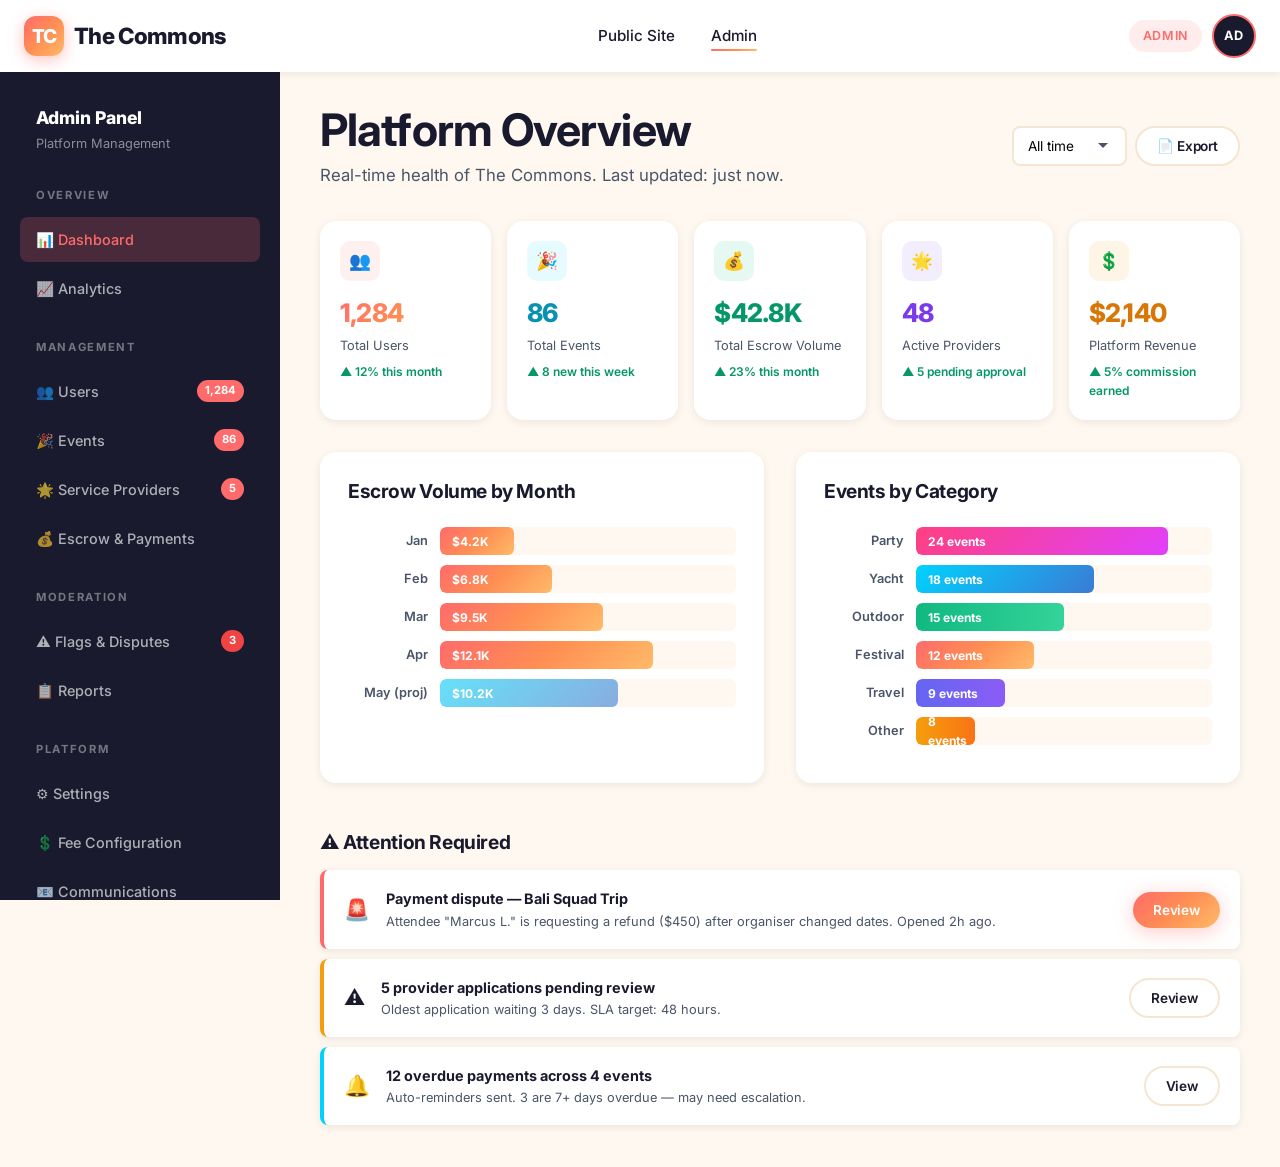
<file: admin.html>
<!DOCTYPE html>
<html lang="en">
<head>
  <meta charset="UTF-8">
  <meta name="viewport" content="width=device-width, initial-scale=1.0">
  <title>Admin Panel — The Commons</title>
  <meta name="description" content="Platform administration for The Commons.">
  <link rel="icon" type="image/svg+xml" href="favicon.svg">
  <link rel="preconnect" href="https://fonts.googleapis.com">
  <link href="https://fonts.googleapis.com/css2?family=Inter:wght@400;500;600;700;800;900&display=swap" rel="stylesheet">
  <link rel="stylesheet" href="styles.css">
  <style>
    .admin-layout {
      display: grid;
      grid-template-columns: 280px 1fr;
      min-height: 100vh;
      padding-top: var(--nav-height);
    }
    .admin-sidebar {
      background: var(--navy);
      color: white;
      padding: 32px 20px;
      position: sticky;
      top: var(--nav-height);
      height: calc(100vh - var(--nav-height));
      overflow-y: auto;
    }
    .admin-sidebar .sidebar-section {
      margin-bottom: 28px;
    }
    .admin-sidebar .sidebar-section-title {
      font-size: 0.7rem;
      font-weight: 700;
      text-transform: uppercase;
      letter-spacing: 0.15em;
      color: rgba(255,255,255,0.4);
      margin-bottom: 12px;
      padding: 0 16px;
    }
    .admin-sidebar .sidebar-nav a {
      color: rgba(255,255,255,0.65);
      border-radius: var(--radius-sm);
      display: flex;
      align-items: center;
      gap: 12px;
      padding: 11px 16px;
      font-size: 0.9rem;
      font-weight: 500;
    }
    .admin-sidebar .sidebar-nav a:hover {
      background: rgba(255,255,255,0.08);
      color: white;
    }
    .admin-sidebar .sidebar-nav a.active {
      background: rgba(255, 107, 107, 0.2);
      color: var(--coral);
    }
    .admin-sidebar .sidebar-nav a .nav-badge {
      margin-left: auto;
      background: var(--coral);
      color: white;
      font-size: 0.7rem;
      font-weight: 700;
      padding: 2px 8px;
      border-radius: 100px;
    }
    .admin-main {
      padding: 32px 40px;
      background: var(--sand);
    }
    .kpi-row {
      display: grid;
      grid-template-columns: repeat(5, 1fr);
      gap: 16px;
      margin-bottom: 32px;
    }
    .kpi-card {
      background: white;
      border-radius: var(--radius-md);
      padding: 20px;
      box-shadow: var(--shadow-sm);
    }
    .kpi-card .kpi-icon {
      width: 40px;
      height: 40px;
      border-radius: 10px;
      display: flex;
      align-items: center;
      justify-content: center;
      font-size: 1.1rem;
      margin-bottom: 12px;
    }
    .kpi-card .kpi-value {
      font-size: 1.6rem;
      font-weight: 800;
      letter-spacing: -0.03em;
    }
    .kpi-card .kpi-label {
      font-size: 0.8rem;
      color: var(--slate);
      margin-top: 2px;
    }
    .kpi-card .kpi-change {
      font-size: 0.75rem;
      font-weight: 600;
      margin-top: 6px;
    }
    .kpi-change.up { color: #059669; }
    .kpi-change.down { color: #EF4444; }

    .chart-placeholder {
      background: white;
      border-radius: var(--radius-md);
      padding: 28px;
      box-shadow: var(--shadow-sm);
      margin-bottom: 24px;
    }
    .chart-bar-row {
      display: flex;
      align-items: center;
      gap: 12px;
      margin-bottom: 10px;
    }
    .chart-bar-label {
      width: 80px;
      font-size: 0.8rem;
      font-weight: 600;
      text-align: right;
      color: var(--slate);
    }
    .chart-bar-track {
      flex: 1;
      height: 28px;
      background: var(--sand);
      border-radius: 6px;
      overflow: hidden;
    }
    .chart-bar-fill {
      height: 100%;
      border-radius: 6px;
      display: flex;
      align-items: center;
      padding-left: 12px;
      font-size: 0.75rem;
      font-weight: 700;
      color: white;
      transition: width 0.6s var(--ease-out);
    }

    .status-dot {
      width: 8px;
      height: 8px;
      border-radius: 50%;
      display: inline-block;
      margin-right: 6px;
    }
    .status-dot.green { background: #10B981; }
    .status-dot.yellow { background: #F59E0B; }
    .status-dot.red { background: #EF4444; }
    .status-dot.blue { background: #3B82F6; }

    .admin-header {
      display: flex;
      justify-content: space-between;
      align-items: center;
      margin-bottom: 32px;
    }

    .flag-card {
      background: white;
      border-radius: var(--radius-sm);
      padding: 16px 20px;
      display: flex;
      align-items: center;
      gap: 16px;
      margin-bottom: 10px;
      border-left: 4px solid var(--coral);
      box-shadow: var(--shadow-sm);
    }
    .flag-card.warn { border-left-color: #F59E0B; }
    .flag-card.info { border-left-color: var(--ocean); }

    @media (max-width: 1024px) {
      .admin-layout { grid-template-columns: 1fr; }
      .admin-sidebar { display: none; }
      .kpi-row { grid-template-columns: repeat(2, 1fr); }
    }
    @media (max-width: 768px) {
      .kpi-row { grid-template-columns: 1fr; }
      .admin-main { padding: 20px 16px; }
    }
  </style>
</head>
<body>
  <!-- Navigation -->
  <nav class="navbar scrolled" id="navbar">
    <div class="nav-inner">
      <a href="index.html" class="nav-logo">
        <div class="logo-icon">TC</div>
        The Commons
      </a>
      <ul class="nav-links">
        <li><a href="index.html">Public Site</a></li>
        <li><a href="admin.html" class="active">Admin</a></li>
      </ul>
      <div class="nav-actions">
        <div style="display: flex; align-items: center; gap: 10px;">
          <span class="badge badge-coral">Admin</span>
          <div class="avatar" style="background: var(--navy); font-size: 0.8rem; border: 2px solid var(--coral);">AD</div>
        </div>
      </div>
      <button class="mobile-toggle" onclick="toggleMobileMenu()">&#9776;</button>
    </div>
  </nav>

  <div class="mobile-menu" id="mobileMenu">
    <a href="index.html">Public Site</a>
    <a href="admin.html">Admin Panel</a>
  </div>

  <!-- Admin Layout -->
  <div class="admin-layout">
    <!-- Sidebar -->
    <aside class="admin-sidebar">
      <div style="margin-bottom: 32px; padding: 0 16px;">
        <div style="font-weight: 800; font-size: 1.1rem; margin-bottom: 2px;">Admin Panel</div>
        <div style="font-size: 0.8rem; color: rgba(255,255,255,0.5);">Platform Management</div>
      </div>

      <div class="sidebar-section">
        <div class="sidebar-section-title">Overview</div>
        <ul class="sidebar-nav">
          <li><a href="#" class="active" onclick="showAdminTab(this, 'overview')">&#128202; Dashboard</a></li>
          <li><a href="#" onclick="showAdminTab(this, 'analytics')">&#128200; Analytics</a></li>
        </ul>
      </div>

      <div class="sidebar-section">
        <div class="sidebar-section-title">Management</div>
        <ul class="sidebar-nav">
          <li><a href="#" onclick="showAdminTab(this, 'users')">&#128101; Users <span class="nav-badge">1,284</span></a></li>
          <li><a href="#" onclick="showAdminTab(this, 'events')">&#127881; Events <span class="nav-badge">86</span></a></li>
          <li><a href="#" onclick="showAdminTab(this, 'providers')">&#127775; Service Providers <span class="nav-badge">5</span></a></li>
          <li><a href="#" onclick="showAdminTab(this, 'escrow')">&#128176; Escrow & Payments</a></li>
        </ul>
      </div>

      <div class="sidebar-section">
        <div class="sidebar-section-title">Moderation</div>
        <ul class="sidebar-nav">
          <li><a href="#" onclick="showAdminTab(this, 'flags')">&#9888;&#65039; Flags & Disputes <span class="nav-badge" style="background: #EF4444;">3</span></a></li>
          <li><a href="#" onclick="showAdminTab(this, 'reports')">&#128203; Reports</a></li>
        </ul>
      </div>

      <div class="sidebar-section">
        <div class="sidebar-section-title">Platform</div>
        <ul class="sidebar-nav">
          <li><a href="#" onclick="showAdminTab(this, 'settings')">&#9881; Settings</a></li>
          <li><a href="#" onclick="showAdminTab(this, 'fees')">&#128178; Fee Configuration</a></li>
          <li><a href="#" onclick="showAdminTab(this, 'comms')">&#128231; Communications</a></li>
        </ul>
      </div>

      <div style="margin-top: 40px; padding-top: 20px; border-top: 1px solid rgba(255,255,255,0.1);">
        <ul class="sidebar-nav">
          <li><a href="dashboard.html">&#128682; Back to Organiser View</a></li>
        </ul>
      </div>
    </aside>

    <!-- Main Content -->
    <main class="admin-main">

      <!-- ===== OVERVIEW TAB ===== -->
      <div id="admin-overview">
        <div class="admin-header">
          <div>
            <h2 style="margin-bottom: 4px;">Platform Overview</h2>
            <p>Real-time health of The Commons. Last updated: just now.</p>
          </div>
          <div style="display: flex; gap: 8px;">
            <select style="max-width: 160px; padding: 10px 14px; font-size: 0.85rem;">
              <option>Last 7 days</option>
              <option>Last 30 days</option>
              <option selected>All time</option>
            </select>
            <button class="btn btn-secondary btn-sm" onclick="showToast('Report exported!')">&#128196; Export</button>
          </div>
        </div>

        <!-- KPIs -->
        <div class="kpi-row">
          <div class="kpi-card">
            <div class="kpi-icon" style="background: rgba(255,107,107,0.1);">&#128101;</div>
            <div class="kpi-value text-gradient">1,284</div>
            <div class="kpi-label">Total Users</div>
            <div class="kpi-change up">&#9650; 12% this month</div>
          </div>
          <div class="kpi-card">
            <div class="kpi-icon" style="background: rgba(0,210,255,0.1);">&#127881;</div>
            <div class="kpi-value" style="color: var(--deep-ocean);">86</div>
            <div class="kpi-label">Total Events</div>
            <div class="kpi-change up">&#9650; 8 new this week</div>
          </div>
          <div class="kpi-card">
            <div class="kpi-icon" style="background: rgba(16,185,129,0.1);">&#128176;</div>
            <div class="kpi-value" style="color: #059669;">$42.8K</div>
            <div class="kpi-label">Total Escrow Volume</div>
            <div class="kpi-change up">&#9650; 23% this month</div>
          </div>
          <div class="kpi-card">
            <div class="kpi-icon" style="background: rgba(139,92,246,0.1);">&#127775;</div>
            <div class="kpi-value" style="color: #7C3AED;">48</div>
            <div class="kpi-label">Active Providers</div>
            <div class="kpi-change up">&#9650; 5 pending approval</div>
          </div>
          <div class="kpi-card">
            <div class="kpi-icon" style="background: rgba(245,158,11,0.1);">&#128178;</div>
            <div class="kpi-value" style="color: #D97706;">$2,140</div>
            <div class="kpi-label">Platform Revenue</div>
            <div class="kpi-change up">&#9650; 5% commission earned</div>
          </div>
        </div>

        <div class="grid-2" style="margin-bottom: 24px;">
          <!-- Revenue Chart -->
          <div class="chart-placeholder">
            <div style="display: flex; justify-content: space-between; align-items: center; margin-bottom: 24px;">
              <h4>Escrow Volume by Month</h4>
            </div>
            <div class="chart-bar-row">
              <div class="chart-bar-label">Jan</div>
              <div class="chart-bar-track"><div class="chart-bar-fill" style="width: 25%; background: var(--sunset-gradient);">$4.2K</div></div>
            </div>
            <div class="chart-bar-row">
              <div class="chart-bar-label">Feb</div>
              <div class="chart-bar-track"><div class="chart-bar-fill" style="width: 38%; background: var(--sunset-gradient);">$6.8K</div></div>
            </div>
            <div class="chart-bar-row">
              <div class="chart-bar-label">Mar</div>
              <div class="chart-bar-track"><div class="chart-bar-fill" style="width: 55%; background: var(--sunset-gradient);">$9.5K</div></div>
            </div>
            <div class="chart-bar-row">
              <div class="chart-bar-label">Apr</div>
              <div class="chart-bar-track"><div class="chart-bar-fill" style="width: 72%; background: var(--sunset-gradient);">$12.1K</div></div>
            </div>
            <div class="chart-bar-row">
              <div class="chart-bar-label">May (proj)</div>
              <div class="chart-bar-track"><div class="chart-bar-fill" style="width: 60%; background: var(--ocean-gradient); opacity: 0.6;">$10.2K</div></div>
            </div>
          </div>

          <!-- Events by Category -->
          <div class="chart-placeholder">
            <div style="display: flex; justify-content: space-between; align-items: center; margin-bottom: 24px;">
              <h4>Events by Category</h4>
            </div>
            <div class="chart-bar-row">
              <div class="chart-bar-label">Party</div>
              <div class="chart-bar-track"><div class="chart-bar-fill" style="width: 85%; background: var(--party-gradient);">24 events</div></div>
            </div>
            <div class="chart-bar-row">
              <div class="chart-bar-label">Yacht</div>
              <div class="chart-bar-track"><div class="chart-bar-fill" style="width: 60%; background: var(--ocean-gradient);">18 events</div></div>
            </div>
            <div class="chart-bar-row">
              <div class="chart-bar-label">Outdoor</div>
              <div class="chart-bar-track"><div class="chart-bar-fill" style="width: 50%; background: linear-gradient(90deg, #10B981, #34D399);">15 events</div></div>
            </div>
            <div class="chart-bar-row">
              <div class="chart-bar-label">Festival</div>
              <div class="chart-bar-track"><div class="chart-bar-fill" style="width: 40%; background: var(--sunset-gradient);">12 events</div></div>
            </div>
            <div class="chart-bar-row">
              <div class="chart-bar-label">Travel</div>
              <div class="chart-bar-track"><div class="chart-bar-fill" style="width: 30%; background: linear-gradient(90deg, #6366F1, #8B5CF6);">9 events</div></div>
            </div>
            <div class="chart-bar-row">
              <div class="chart-bar-label">Other</div>
              <div class="chart-bar-track"><div class="chart-bar-fill" style="width: 20%; background: linear-gradient(90deg, #F59E0B, #F97316);">8 events</div></div>
            </div>
          </div>
        </div>

        <!-- Flags / Alerts -->
        <h4 style="margin-bottom: 16px;">&#9888;&#65039; Attention Required</h4>
        <div class="flag-card">
          <span style="font-size: 1.3rem;">&#128680;</span>
          <div style="flex: 1;">
            <strong style="font-size: 0.9rem;">Payment dispute — Bali Squad Trip</strong>
            <p style="font-size: 0.8rem; margin: 0;">Attendee "Marcus L." is requesting a refund ($450) after organiser changed dates. Opened 2h ago.</p>
          </div>
          <button class="btn btn-primary btn-sm" onclick="showToast('Opening dispute case...')">Review</button>
        </div>
        <div class="flag-card warn">
          <span style="font-size: 1.3rem;">&#9888;&#65039;</span>
          <div style="flex: 1;">
            <strong style="font-size: 0.9rem;">5 provider applications pending review</strong>
            <p style="font-size: 0.8rem; margin: 0;">Oldest application waiting 3 days. SLA target: 48 hours.</p>
          </div>
          <button class="btn btn-secondary btn-sm" onclick="showAdminTab(document.querySelector('[onclick*=providers]'), 'providers')">Review</button>
        </div>
        <div class="flag-card info">
          <span style="font-size: 1.3rem;">&#128276;</span>
          <div style="flex: 1;">
            <strong style="font-size: 0.9rem;">12 overdue payments across 4 events</strong>
            <p style="font-size: 0.8rem; margin: 0;">Auto-reminders sent. 3 are 7+ days overdue — may need escalation.</p>
          </div>
          <button class="btn btn-secondary btn-sm" onclick="showAdminTab(document.querySelector('[onclick*=escrow]'), 'escrow')">View</button>
        </div>
      </div>

      <!-- ===== USERS TAB ===== -->
      <div id="admin-users" style="display: none;">
        <div class="admin-header">
          <h2>User Management</h2>
          <div style="display: flex; gap: 8px;">
            <div class="search-bar" style="max-width: 300px;">
              <input type="text" placeholder="Search users..." style="padding: 10px 0;">
              <button class="btn btn-primary btn-sm">&#128269;</button>
            </div>
            <button class="btn btn-secondary btn-sm" onclick="showToast('CSV exported!')">&#128196; Export</button>
          </div>
        </div>

        <div class="grid-4" style="margin-bottom: 24px;">
          <div class="kpi-card">
            <div class="kpi-value text-gradient">1,284</div>
            <div class="kpi-label">Total Users</div>
          </div>
          <div class="kpi-card">
            <div class="kpi-value" style="color: var(--deep-ocean);">312</div>
            <div class="kpi-label">Organisers</div>
          </div>
          <div class="kpi-card">
            <div class="kpi-value" style="color: #059669;">924</div>
            <div class="kpi-label">Attendees</div>
          </div>
          <div class="kpi-card">
            <div class="kpi-value" style="color: #7C3AED;">48</div>
            <div class="kpi-label">Service Providers</div>
          </div>
        </div>

        <div class="tabs" style="margin-bottom: 20px;">
          <button class="tab active">All Users</button>
          <button class="tab">Organisers</button>
          <button class="tab">Attendees</button>
          <button class="tab">Providers</button>
          <button class="tab">Flagged</button>
        </div>

        <div class="table-wrapper">
          <table>
            <thead>
              <tr>
                <th>User</th>
                <th>Email</th>
                <th>Role</th>
                <th>Events</th>
                <th>Joined</th>
                <th>Status</th>
                <th>Actions</th>
              </tr>
            </thead>
            <tbody>
              <tr>
                <td><div style="display: flex; align-items: center; gap: 10px;"><div class="avatar avatar-sm" style="background: var(--sunset-gradient);">JT</div> Jason Tan</div></td>
                <td>jason.tan@email.com</td>
                <td><span class="badge badge-coral">Organiser</span></td>
                <td>8 organised</td>
                <td>Jan 15, 2026</td>
                <td><span class="status-dot green"></span>Active</td>
                <td><button class="btn btn-sm btn-secondary">View</button></td>
              </tr>
              <tr>
                <td><div style="display: flex; align-items: center; gap: 10px;"><div class="avatar avatar-sm" style="background: var(--ocean-gradient);">SL</div> Sarah Lee</div></td>
                <td>sarah.lee@email.com</td>
                <td><span class="badge badge-coral">Organiser</span></td>
                <td>12 organised</td>
                <td>Dec 3, 2025</td>
                <td><span class="status-dot green"></span>Active</td>
                <td><button class="btn btn-sm btn-secondary">View</button></td>
              </tr>
              <tr>
                <td><div style="display: flex; align-items: center; gap: 10px;"><div class="avatar avatar-sm" style="background: var(--party-gradient);">KL</div> Karen Lim</div></td>
                <td>karen.lim@email.com</td>
                <td><span class="badge badge-ocean">Attendee</span></td>
                <td>6 attended</td>
                <td>Feb 20, 2026</td>
                <td><span class="status-dot green"></span>Active</td>
                <td><button class="btn btn-sm btn-secondary">View</button></td>
              </tr>
              <tr>
                <td><div style="display: flex; align-items: center; gap: 10px;"><div class="avatar avatar-sm" style="background: linear-gradient(135deg, #F59E0B, #F97316);">AM</div> Amir Mohamed</div></td>
                <td>amir.m@email.com</td>
                <td><span class="badge badge-ocean">Attendee</span></td>
                <td>3 attended</td>
                <td>Mar 8, 2026</td>
                <td><span class="status-dot yellow"></span>Overdue</td>
                <td><button class="btn btn-sm btn-secondary">View</button></td>
              </tr>
              <tr>
                <td><div style="display: flex; align-items: center; gap: 10px;"><div class="avatar avatar-sm" style="background: var(--party-gradient);">DM</div> DJ Maxine</div></td>
                <td>maxine@djmaxine.com</td>
                <td><span class="badge badge-pink">Provider</span></td>
                <td>22 booked</td>
                <td>Nov 10, 2025</td>
                <td><span class="status-dot green"></span>Verified</td>
                <td><button class="btn btn-sm btn-secondary">View</button></td>
              </tr>
              <tr>
                <td><div style="display: flex; align-items: center; gap: 10px;"><div class="avatar avatar-sm" style="background: linear-gradient(135deg, #EF4444, #DC2626);">ML</div> Marcus Low</div></td>
                <td>marcus.l@email.com</td>
                <td><span class="badge badge-ocean">Attendee</span></td>
                <td>2 attended</td>
                <td>Mar 22, 2026</td>
                <td><span class="status-dot red"></span>Disputed</td>
                <td><button class="btn btn-sm btn-primary" onclick="showToast('Opening user profile...')">Review</button></td>
              </tr>
            </tbody>
          </table>
        </div>
      </div>

      <!-- ===== EVENTS TAB ===== -->
      <div id="admin-events" style="display: none;">
        <div class="admin-header">
          <h2>Event Management</h2>
          <div style="display: flex; gap: 8px;">
            <div class="search-bar" style="max-width: 300px;">
              <input type="text" placeholder="Search events..." style="padding: 10px 0;">
              <button class="btn btn-primary btn-sm">&#128269;</button>
            </div>
          </div>
        </div>

        <div class="grid-4" style="margin-bottom: 24px;">
          <div class="kpi-card">
            <div class="kpi-value" style="color: var(--coral);">32</div>
            <div class="kpi-label">Active Events</div>
          </div>
          <div class="kpi-card">
            <div class="kpi-value" style="color: #059669;">48</div>
            <div class="kpi-label">Completed</div>
          </div>
          <div class="kpi-card">
            <div class="kpi-value" style="color: #F59E0B;">4</div>
            <div class="kpi-label">Under Review</div>
          </div>
          <div class="kpi-card">
            <div class="kpi-value" style="color: #EF4444;">2</div>
            <div class="kpi-label">Cancelled</div>
          </div>
        </div>

        <div class="tabs" style="margin-bottom: 20px;">
          <button class="tab active">All Events (86)</button>
          <button class="tab">Active (32)</button>
          <button class="tab">Completed (48)</button>
          <button class="tab">Flagged (4)</button>
          <button class="tab">Cancelled (2)</button>
        </div>

        <div class="table-wrapper">
          <table>
            <thead>
              <tr>
                <th>Event</th>
                <th>Organiser</th>
                <th>Date</th>
                <th>Attendees</th>
                <th>Escrow</th>
                <th>Status</th>
                <th>Actions</th>
              </tr>
            </thead>
            <tbody>
              <tr>
                <td><strong>Sunset Yacht Party</strong><br><span style="font-size: 0.75rem; color: var(--slate);">Marina Bay</span></td>
                <td>Jason Tan</td>
                <td>Apr 26</td>
                <td>18/25</td>
                <td>$2,340</td>
                <td><span class="badge badge-green">Active</span></td>
                <td><button class="btn btn-sm btn-secondary">View</button></td>
              </tr>
              <tr>
                <td><strong>Neon Nights Festival</strong><br><span style="font-size: 0.75rem; color: var(--slate);">Sentosa</span></td>
                <td>Jason Tan</td>
                <td>May 10</td>
                <td>42/50</td>
                <td>$1,780</td>
                <td><span class="badge badge-green">Active</span></td>
                <td><button class="btn btn-sm btn-secondary">View</button></td>
              </tr>
              <tr>
                <td><strong>Bali Squad Trip</strong><br><span style="font-size: 0.75rem; color: var(--slate);">Bali, Indonesia</span></td>
                <td>Rachel Wong</td>
                <td>Jun 7</td>
                <td>8/12</td>
                <td>$3,600</td>
                <td><span class="badge badge-coral">Disputed</span></td>
                <td><button class="btn btn-sm btn-primary" onclick="showToast('Opening dispute...')">Review</button></td>
              </tr>
              <tr>
                <td><strong>Rooftop Cocktail Night</strong><br><span style="font-size: 0.75rem; color: var(--slate);">MBS Rooftop</span></td>
                <td>David Chen</td>
                <td>May 24</td>
                <td>28/35</td>
                <td>$1,680</td>
                <td><span class="badge badge-green">Active</span></td>
                <td><button class="btn btn-sm btn-secondary">View</button></td>
              </tr>
              <tr>
                <td><strong>Wine Tasting Evening</strong><br><span style="font-size: 0.75rem; color: var(--slate);">Dempsey Hill</span></td>
                <td>Priya Sharma</td>
                <td>Mar 15</td>
                <td>20/20</td>
                <td>$1,500</td>
                <td><span class="badge badge-ocean">Completed</span></td>
                <td><button class="btn btn-sm btn-secondary">View</button></td>
              </tr>
            </tbody>
          </table>
        </div>
      </div>

      <!-- ===== PROVIDERS TAB ===== -->
      <div id="admin-providers" style="display: none;">
        <div class="admin-header">
          <h2>Service Provider Management</h2>
        </div>

        <div class="grid-3" style="margin-bottom: 24px;">
          <div class="kpi-card">
            <div class="kpi-value" style="color: #059669;">48</div>
            <div class="kpi-label">Verified Providers</div>
          </div>
          <div class="kpi-card">
            <div class="kpi-value" style="color: #F59E0B;">5</div>
            <div class="kpi-label">Pending Approval</div>
          </div>
          <div class="kpi-card">
            <div class="kpi-value" style="color: var(--coral);">3</div>
            <div class="kpi-label">Suspended</div>
          </div>
        </div>

        <h4 style="margin-bottom: 16px;">&#9202; Pending Approval</h4>
        <div style="display: grid; gap: 12px; margin-bottom: 32px;">
          <div class="card" style="padding: 20px;">
            <div style="display: flex; align-items: center; gap: 16px; flex-wrap: wrap;">
              <div class="avatar avatar-lg" style="background: linear-gradient(135deg, #F472B6, #E040FB);">&#127926;</div>
              <div style="flex: 1; min-width: 200px;">
                <strong>Luna Acoustic</strong>
                <p style="font-size: 0.8rem; margin: 2px 0 0;">Acoustic Duo &middot; Applied Apr 7 &middot; luna@acoustic.com</p>
                <p style="font-size: 0.8rem; margin: 0; color: var(--slate);">"Intimate acoustic covers for parties and private events. 5 years experience."</p>
              </div>
              <div style="font-size: 0.85rem; text-align: right; min-width: 100px;">
                <strong>$250</strong>/event<br>
                <span style="font-size: 0.75rem; color: var(--slate);">Musician</span>
              </div>
              <div style="display: flex; gap: 8px;">
                <button class="btn btn-sm" style="background: #059669; color: white;" onclick="showToast('Luna Acoustic approved!')">&#10003; Approve</button>
                <button class="btn btn-sm btn-secondary" onclick="showToast('Requesting more info...')">&#128172; Info</button>
                <button class="btn btn-sm" style="background: #EF4444; color: white;" onclick="showToast('Application rejected.')">&#10005;</button>
              </div>
            </div>
          </div>

          <div class="card" style="padding: 20px;">
            <div style="display: flex; align-items: center; gap: 16px; flex-wrap: wrap;">
              <div class="avatar avatar-lg" style="background: linear-gradient(135deg, #14B8A6, #06B6D4);">&#127860;</div>
              <div style="flex: 1; min-width: 200px;">
                <strong>Sambal Kitchen</strong>
                <p style="font-size: 0.8rem; margin: 2px 0 0;">Southeast Asian Catering &middot; Applied Apr 6 &middot; hello@sambalkitchen.sg</p>
                <p style="font-size: 0.8rem; margin: 0; color: var(--slate);">"Authentic SEA dishes for 20-100 pax. Nasi lemak, satay, rendang. Halal certified."</p>
              </div>
              <div style="font-size: 0.85rem; text-align: right; min-width: 100px;">
                <strong>$22</strong>/person<br>
                <span style="font-size: 0.75rem; color: var(--slate);">Catering</span>
              </div>
              <div style="display: flex; gap: 8px;">
                <button class="btn btn-sm" style="background: #059669; color: white;" onclick="showToast('Sambal Kitchen approved!')">&#10003; Approve</button>
                <button class="btn btn-sm btn-secondary">&#128172; Info</button>
                <button class="btn btn-sm" style="background: #EF4444; color: white;">&#10005;</button>
              </div>
            </div>
          </div>

          <div class="card" style="padding: 20px;">
            <div style="display: flex; align-items: center; gap: 16px; flex-wrap: wrap;">
              <div class="avatar avatar-lg" style="background: linear-gradient(135deg, #8B5CF6, #A855F7);">&#127911;</div>
              <div style="flex: 1; min-width: 200px;">
                <strong>DJ Kenzo</strong>
                <p style="font-size: 0.8rem; margin: 2px 0 0;">DJ &middot; Applied Apr 8 &middot; kenzo@beats.com</p>
                <p style="font-size: 0.8rem; margin: 0; color: var(--slate);">"Tech house & deep house. Resident at Zouk. Full Pioneer setup."</p>
              </div>
              <div style="font-size: 0.85rem; text-align: right; min-width: 100px;">
                <strong>$400</strong>/event<br>
                <span style="font-size: 0.75rem; color: var(--slate);">DJ</span>
              </div>
              <div style="display: flex; gap: 8px;">
                <button class="btn btn-sm" style="background: #059669; color: white;" onclick="showToast('DJ Kenzo approved!')">&#10003; Approve</button>
                <button class="btn btn-sm btn-secondary">&#128172; Info</button>
                <button class="btn btn-sm" style="background: #EF4444; color: white;">&#10005;</button>
              </div>
            </div>
          </div>
        </div>

        <h4 style="margin-bottom: 16px;">&#10003; Recently Verified</h4>
        <div class="table-wrapper">
          <table>
            <thead>
              <tr>
                <th>Provider</th>
                <th>Category</th>
                <th>Price</th>
                <th>Rating</th>
                <th>Bookings</th>
                <th>Status</th>
                <th>Actions</th>
              </tr>
            </thead>
            <tbody>
              <tr>
                <td><div style="display: flex; align-items: center; gap: 10px;"><div class="avatar avatar-sm" style="background: var(--party-gradient);">&#127911;</div> DJ Maxine</div></td>
                <td>DJ</td>
                <td>$300/event</td>
                <td>&#9733; 4.9 (127)</td>
                <td>22</td>
                <td><span class="badge badge-green">Verified</span></td>
                <td><button class="btn btn-sm btn-secondary">Manage</button></td>
              </tr>
              <tr>
                <td><div style="display: flex; align-items: center; gap: 10px;"><div class="avatar avatar-sm" style="background: var(--ocean-gradient);">&#127860;</div> Chef Rajan</div></td>
                <td>Catering</td>
                <td>$25/pax</td>
                <td>&#9733; 5.0 (89)</td>
                <td>18</td>
                <td><span class="badge badge-green">Verified</span></td>
                <td><button class="btn btn-sm btn-secondary">Manage</button></td>
              </tr>
              <tr>
                <td><div style="display: flex; align-items: center; gap: 10px;"><div class="avatar avatar-sm" style="background: var(--sunset-gradient);">&#127908;</div> The Velvet Band</div></td>
                <td>Live Band</td>
                <td>$800/event</td>
                <td>&#9733; 4.7 (64)</td>
                <td>14</td>
                <td><span class="badge badge-green">Verified</span></td>
                <td><button class="btn btn-sm btn-secondary">Manage</button></td>
              </tr>
            </tbody>
          </table>
        </div>
      </div>

      <!-- ===== ESCROW TAB ===== -->
      <div id="admin-escrow" style="display: none;">
        <div class="admin-header">
          <h2>Escrow & Payments</h2>
          <button class="btn btn-secondary btn-sm" onclick="showToast('Financial report exported!')">&#128196; Export Report</button>
        </div>

        <div class="kpi-row" style="grid-template-columns: repeat(4, 1fr);">
          <div class="kpi-card" style="border-left: 4px solid #059669;">
            <div class="kpi-value" style="color: #059669;">$42,800</div>
            <div class="kpi-label">Total Escrow Volume</div>
          </div>
          <div class="kpi-card" style="border-left: 4px solid var(--deep-ocean);">
            <div class="kpi-value" style="color: var(--deep-ocean);">$18,200</div>
            <div class="kpi-label">Currently Held</div>
          </div>
          <div class="kpi-card" style="border-left: 4px solid var(--coral);">
            <div class="kpi-value text-gradient">$24,600</div>
            <div class="kpi-label">Released to Organisers</div>
          </div>
          <div class="kpi-card" style="border-left: 4px solid #F59E0B;">
            <div class="kpi-value" style="color: #D97706;">$2,140</div>
            <div class="kpi-label">Platform Fees Earned (5%)</div>
          </div>
        </div>

        <div class="grid-2" style="margin-bottom: 24px;">
          <div class="chart-placeholder">
            <h4 style="margin-bottom: 20px;">Payment Collection Rate</h4>
            <div style="text-align: center; padding: 20px 0;">
              <div style="font-size: 3.5rem; font-weight: 900; color: #059669;">96%</div>
              <p style="font-size: 0.9rem;">of all milestone payments collected on time</p>
            </div>
            <div style="display: grid; grid-template-columns: 1fr 1fr 1fr; gap: 16px; margin-top: 16px;">
              <div style="text-align: center; padding: 12px; background: var(--sand); border-radius: var(--radius-sm);">
                <strong style="color: #059669;">842</strong>
                <div style="font-size: 0.75rem; color: var(--slate);">On Time</div>
              </div>
              <div style="text-align: center; padding: 12px; background: var(--sand); border-radius: var(--radius-sm);">
                <strong style="color: #F59E0B;">24</strong>
                <div style="font-size: 0.75rem; color: var(--slate);">Late (paid)</div>
              </div>
              <div style="text-align: center; padding: 12px; background: var(--sand); border-radius: var(--radius-sm);">
                <strong style="color: #EF4444;">12</strong>
                <div style="font-size: 0.75rem; color: var(--slate);">Overdue</div>
              </div>
            </div>
          </div>

          <div class="chart-placeholder">
            <h4 style="margin-bottom: 20px;">Refunds & Disputes</h4>
            <div style="display: grid; gap: 12px;">
              <div style="display: flex; justify-content: space-between; padding: 14px; background: var(--sand); border-radius: var(--radius-sm);">
                <span>Total Refunds Issued</span>
                <strong>$1,850</strong>
              </div>
              <div style="display: flex; justify-content: space-between; padding: 14px; background: var(--sand); border-radius: var(--radius-sm);">
                <span>Event Cancellations</span>
                <strong>2 events</strong>
              </div>
              <div style="display: flex; justify-content: space-between; padding: 14px; background: var(--sand); border-radius: var(--radius-sm);">
                <span>Open Disputes</span>
                <strong style="color: #EF4444;">1 active</strong>
              </div>
              <div style="display: flex; justify-content: space-between; padding: 14px; background: var(--sand); border-radius: var(--radius-sm);">
                <span>Resolved Disputes</span>
                <strong style="color: #059669;">7 resolved</strong>
              </div>
              <div style="display: flex; justify-content: space-between; padding: 14px; background: var(--sand); border-radius: var(--radius-sm);">
                <span>Avg Resolution Time</span>
                <strong>2.3 days</strong>
              </div>
            </div>
          </div>
        </div>

        <h4 style="margin-bottom: 16px;">Overdue Payments</h4>
        <div class="table-wrapper">
          <table>
            <thead>
              <tr>
                <th>Attendee</th>
                <th>Event</th>
                <th>Amount Due</th>
                <th>Milestone</th>
                <th>Days Overdue</th>
                <th>Reminders Sent</th>
                <th>Action</th>
              </tr>
            </thead>
            <tbody>
              <tr>
                <td><div style="display: flex; align-items: center; gap: 10px;"><div class="avatar avatar-sm" style="background: var(--sunset-gradient);">AM</div> Amir M.</div></td>
                <td>Yacht Party</td>
                <td><strong style="color: #EF4444;">$65</strong></td>
                <td>2nd Payment</td>
                <td><span style="color: #EF4444; font-weight: 700;">4 days</span></td>
                <td>3</td>
                <td>
                  <div style="display: flex; gap: 6px;">
                    <button class="btn btn-sm btn-primary" onclick="showToast('Final notice sent to Amir')">Final Notice</button>
                    <button class="btn btn-sm btn-secondary">Waive</button>
                  </div>
                </td>
              </tr>
              <tr>
                <td><div style="display: flex; align-items: center; gap: 10px;"><div class="avatar avatar-sm" style="background: linear-gradient(135deg, #F59E0B, #F97316);">TK</div> Tom K.</div></td>
                <td>Neon Nights</td>
                <td><strong style="color: #EF4444;">$45</strong></td>
                <td>Final Payment</td>
                <td><span style="color: #EF4444; font-weight: 700;">7 days</span></td>
                <td>4</td>
                <td>
                  <div style="display: flex; gap: 6px;">
                    <button class="btn btn-sm" style="background: #EF4444; color: white;" onclick="showToast('Spot released. Tom K. removed from event.')">Remove</button>
                    <button class="btn btn-sm btn-secondary">Contact</button>
                  </div>
                </td>
              </tr>
            </tbody>
          </table>
        </div>
      </div>

      <!-- ===== FLAGS & DISPUTES TAB ===== -->
      <div id="admin-flags" style="display: none;">
        <div class="admin-header">
          <h2>Flags & Disputes</h2>
        </div>

        <div class="tabs" style="margin-bottom: 20px;">
          <button class="tab active">Open (3)</button>
          <button class="tab">In Progress (1)</button>
          <button class="tab">Resolved (7)</button>
        </div>

        <div style="display: grid; gap: 16px;">
          <div class="card" style="padding: 24px; border-left: 4px solid #EF4444;">
            <div style="display: flex; justify-content: space-between; align-items: start; margin-bottom: 16px;">
              <div>
                <div style="display: flex; align-items: center; gap: 8px; margin-bottom: 4px;">
                  <span class="badge badge-coral">Refund Request</span>
                  <span style="font-size: 0.8rem; color: var(--slate);">Opened 2 hours ago</span>
                </div>
                <h4>Bali Squad Trip — Date Change Dispute</h4>
              </div>
              <span class="badge" style="background: #FEF3C7; color: #92400E;">High Priority</span>
            </div>
            <div style="background: var(--sand); border-radius: var(--radius-sm); padding: 16px; margin-bottom: 16px;">
              <p style="font-size: 0.85rem;"><strong>Marcus Low</strong> (attendee): "The organiser changed the trip dates after I paid my $450 deposit. The new dates conflict with my work. I want a full refund."</p>
            </div>
            <div style="display: flex; gap: 16px; font-size: 0.85rem; color: var(--slate); margin-bottom: 16px;">
              <span>&#128101; Organiser: Rachel Wong</span>
              <span>&#128176; Amount: $450</span>
              <span>&#128197; Original: Jun 7-10 &#8594; Changed: Jun 21-24</span>
            </div>
            <div style="display: flex; gap: 8px;">
              <button class="btn btn-sm btn-primary" onclick="showToast('Refund of $450 approved and processed.')">Approve Refund</button>
              <button class="btn btn-sm btn-secondary" onclick="showToast('Partial refund dialog opened...')">Partial Refund</button>
              <button class="btn btn-sm btn-secondary" onclick="showToast('Mediation request sent to both parties.')">Mediate</button>
              <button class="btn btn-sm btn-secondary">Dismiss</button>
            </div>
          </div>

          <div class="card" style="padding: 24px; border-left: 4px solid #F59E0B;">
            <div style="display: flex; justify-content: space-between; align-items: start; margin-bottom: 16px;">
              <div>
                <div style="display: flex; align-items: center; gap: 8px; margin-bottom: 4px;">
                  <span class="badge" style="background: #FEF3C7; color: #92400E;">Quality Complaint</span>
                  <span style="font-size: 0.8rem; color: var(--slate);">Opened 1 day ago</span>
                </div>
                <h4>Service Provider — DJ Equipment Issues</h4>
              </div>
              <span class="badge badge-ocean">Medium Priority</span>
            </div>
            <div style="background: var(--sand); border-radius: var(--radius-sm); padding: 16px; margin-bottom: 16px;">
              <p style="font-size: 0.85rem;"><strong>David Chen</strong> (organiser): "Booked DJ Zack for our rooftop party. He arrived 45min late and one of his speakers was blown. Had to use the venue's tiny bluetooth speaker for the first hour."</p>
            </div>
            <div style="display: flex; gap: 8px;">
              <button class="btn btn-sm btn-primary" onclick="showToast('Warning issued to DJ Zack.')">Issue Warning</button>
              <button class="btn btn-sm btn-secondary">Partial Refund</button>
              <button class="btn btn-sm btn-secondary">Contact Provider</button>
            </div>
          </div>

          <div class="card" style="padding: 24px; border-left: 4px solid var(--ocean);">
            <div style="display: flex; justify-content: space-between; align-items: start; margin-bottom: 16px;">
              <div>
                <div style="display: flex; align-items: center; gap: 8px; margin-bottom: 4px;">
                  <span class="badge badge-ocean">Event Report</span>
                  <span style="font-size: 0.8rem; color: var(--slate);">Opened 3 days ago</span>
                </div>
                <h4>Suspicious Event — Potential Scam</h4>
              </div>
              <span class="badge badge-coral">High Priority</span>
            </div>
            <div style="background: var(--sand); border-radius: var(--radius-sm); padding: 16px; margin-bottom: 16px;">
              <p style="font-size: 0.85rem;"><strong>System flag</strong>: Event "Luxury Yacht VIP Experience" ($500/pax, 100 spots) created by new account (2 days old). No verified identity. Already collected $3,000 in deposits.</p>
            </div>
            <div style="display: flex; gap: 8px;">
              <button class="btn btn-sm" style="background: #EF4444; color: white;" onclick="showToast('Event suspended. Deposits frozen. Organiser notified.')">Suspend Event</button>
              <button class="btn btn-sm btn-primary" onclick="showToast('Verification request sent to organiser.')">Request Verification</button>
              <button class="btn btn-sm btn-secondary">Investigate</button>
            </div>
          </div>
        </div>
      </div>

      <!-- ===== SETTINGS TAB ===== -->
      <div id="admin-settings" style="display: none;">
        <div class="admin-header">
          <h2>Platform Settings</h2>
        </div>

        <div class="grid-2" style="gap: 24px;">
          <div class="card" style="padding: 28px;">
            <h4 style="margin-bottom: 20px;">&#9881; General</h4>
            <div class="form-group">
              <label>Platform Name</label>
              <input type="text" value="The Commons">
            </div>
            <div class="form-group">
              <label>Support Email</label>
              <input type="email" value="support@thecommons.app">
            </div>
            <div class="form-group">
              <label>Default Currency</label>
              <select><option selected>SGD</option><option>USD</option><option>EUR</option></select>
            </div>
            <button class="btn btn-primary btn-sm" onclick="showToast('Settings saved!')">Save Changes</button>
          </div>

          <div class="card" style="padding: 28px;">
            <h4 style="margin-bottom: 20px;">&#128176; Escrow & Fees</h4>
            <div class="form-group">
              <label>Platform Commission</label>
              <div style="display: flex; align-items: center; gap: 8px;">
                <input type="number" value="5" style="max-width: 80px;">
                <span style="font-weight: 600;">%</span>
              </div>
              <div class="form-hint">Charged on successful event completion</div>
            </div>
            <div class="form-group">
              <label>Payment Reminder (before deadline)</label>
              <select><option>24 hours</option><option selected>48 hours</option><option>72 hours</option></select>
            </div>
            <div class="form-group">
              <label>Auto-remove after overdue (days)</label>
              <input type="number" value="14" style="max-width: 100px;">
            </div>
            <div class="form-group">
              <label class="checkbox-label">
                <input type="checkbox" checked>
                Auto-release funds on event day
              </label>
            </div>
            <button class="btn btn-primary btn-sm" onclick="showToast('Fee settings saved!')">Save Changes</button>
          </div>

          <div class="card" style="padding: 28px;">
            <h4 style="margin-bottom: 20px;">&#128272; Security</h4>
            <div class="form-group">
              <label>Minimum account age for event creation</label>
              <select><option>No minimum</option><option selected>24 hours</option><option>7 days</option></select>
            </div>
            <div class="form-group">
              <label>Max event value (without verification)</label>
              <div style="display: flex; align-items: center; gap: 8px;">
                <span style="font-weight: 600;">$</span>
                <input type="number" value="5000" style="max-width: 120px;">
              </div>
            </div>
            <div class="form-group">
              <label class="checkbox-label">
                <input type="checkbox" checked>
                Flag events over $5,000 for manual review
              </label>
            </div>
            <div class="form-group">
              <label class="checkbox-label">
                <input type="checkbox" checked>
                Require ID verification for organisers collecting &gt;$10,000
              </label>
            </div>
            <button class="btn btn-primary btn-sm" onclick="showToast('Security settings saved!')">Save Changes</button>
          </div>

          <div class="card" style="padding: 28px;">
            <h4 style="margin-bottom: 20px;">&#128231; Notifications</h4>
            <div class="form-group">
              <label class="checkbox-label">
                <input type="checkbox" checked>
                Email admin on new disputes
              </label>
            </div>
            <div class="form-group">
              <label class="checkbox-label">
                <input type="checkbox" checked>
                Email admin on new provider applications
              </label>
            </div>
            <div class="form-group">
              <label class="checkbox-label">
                <input type="checkbox" checked>
                Email admin on events flagged by system
              </label>
            </div>
            <div class="form-group">
              <label class="checkbox-label">
                <input type="checkbox">
                Daily summary email
              </label>
            </div>
            <button class="btn btn-primary btn-sm" onclick="showToast('Notification preferences saved!')">Save Changes</button>
          </div>
        </div>
      </div>

      <!-- ===== FEES TAB ===== -->
      <div id="admin-fees" style="display: none;">
        <div class="admin-header">
          <h2>Fee Configuration</h2>
        </div>
        <div class="card" style="padding: 28px; max-width: 700px;">
          <h4 style="margin-bottom: 20px;">Commission Structure</h4>
          <div class="form-group">
            <label>Event Commission Rate</label>
            <div style="display: flex; align-items: center; gap: 8px;">
              <input type="number" value="5" style="max-width: 80px;">
              <span>% of total escrow collected</span>
            </div>
            <div class="form-hint">Deducted when funds are released to the organiser on event day.</div>
          </div>
          <div class="form-group">
            <label>Provider Booking Fee</label>
            <div style="display: flex; align-items: center; gap: 8px;">
              <input type="number" value="10" style="max-width: 80px;">
              <span>% of booking value</span>
            </div>
            <div class="form-hint">Charged to the service provider on successful bookings.</div>
          </div>
          <div class="form-group">
            <label>Late Payment Penalty</label>
            <div style="display: flex; align-items: center; gap: 8px;">
              <input type="number" value="0" style="max-width: 80px;">
              <span>% per day overdue</span>
            </div>
            <div class="form-hint">Set to 0 for no late fees. Applied to attendee balances.</div>
          </div>
          <div class="form-group">
            <label>Cancellation Refund Policy</label>
            <select>
              <option selected>Full refund (organiser cancels)</option>
              <option>Partial refund (minus processing fee)</option>
              <option>Custom per-event policy</option>
            </select>
          </div>
          <button class="btn btn-primary" onclick="showToast('Fee configuration saved!')">Save Fee Structure</button>
        </div>
      </div>

      <!-- ===== ANALYTICS TAB ===== -->
      <div id="admin-analytics" style="display: none;">
        <div class="admin-header">
          <h2>Platform Analytics</h2>
          <select style="max-width: 160px; padding: 10px 14px; font-size: 0.85rem;">
            <option>Last 7 days</option>
            <option selected>Last 30 days</option>
            <option>Last 90 days</option>
            <option>All time</option>
          </select>
        </div>

        <div class="kpi-row" style="grid-template-columns: repeat(4, 1fr); margin-bottom: 24px;">
          <div class="kpi-card">
            <div class="kpi-value" style="color: var(--coral);">342</div>
            <div class="kpi-label">New Signups (30d)</div>
            <div class="kpi-change up">&#9650; 18% vs prev period</div>
          </div>
          <div class="kpi-card">
            <div class="kpi-value" style="color: var(--deep-ocean);">24</div>
            <div class="kpi-label">Events Created (30d)</div>
            <div class="kpi-change up">&#9650; 12% vs prev period</div>
          </div>
          <div class="kpi-card">
            <div class="kpi-value" style="color: #059669;">$14,200</div>
            <div class="kpi-label">Escrow Volume (30d)</div>
            <div class="kpi-change up">&#9650; 23% vs prev period</div>
          </div>
          <div class="kpi-card">
            <div class="kpi-value" style="color: #7C3AED;">87%</div>
            <div class="kpi-label">Event Completion Rate</div>
            <div class="kpi-change up">&#9650; 3% vs prev period</div>
          </div>
        </div>

        <div class="grid-2" style="margin-bottom: 24px;">
          <div class="chart-placeholder">
            <h4 style="margin-bottom: 20px;">User Growth</h4>
            <div class="chart-bar-row">
              <div class="chart-bar-label">Week 1</div>
              <div class="chart-bar-track"><div class="chart-bar-fill" style="width: 30%; background: var(--ocean-gradient);">62</div></div>
            </div>
            <div class="chart-bar-row">
              <div class="chart-bar-label">Week 2</div>
              <div class="chart-bar-track"><div class="chart-bar-fill" style="width: 45%; background: var(--ocean-gradient);">88</div></div>
            </div>
            <div class="chart-bar-row">
              <div class="chart-bar-label">Week 3</div>
              <div class="chart-bar-track"><div class="chart-bar-fill" style="width: 55%; background: var(--ocean-gradient);">95</div></div>
            </div>
            <div class="chart-bar-row">
              <div class="chart-bar-label">Week 4</div>
              <div class="chart-bar-track"><div class="chart-bar-fill" style="width: 65%; background: var(--ocean-gradient);">97</div></div>
            </div>
          </div>

          <div class="chart-placeholder">
            <h4 style="margin-bottom: 20px;">Top Organisers</h4>
            <div style="display: grid; gap: 12px;">
              <div style="display: flex; align-items: center; gap: 12px; padding: 10px; background: var(--sand); border-radius: var(--radius-sm);">
                <div style="font-weight: 800; color: var(--coral); width: 24px;">#1</div>
                <div class="avatar avatar-sm" style="background: var(--ocean-gradient);">SL</div>
                <div style="flex: 1;"><strong style="font-size: 0.9rem;">Sarah Lee</strong></div>
                <div style="text-align: right; font-size: 0.85rem;"><strong>12</strong> events &middot; $8,400</div>
              </div>
              <div style="display: flex; align-items: center; gap: 12px; padding: 10px; background: var(--sand); border-radius: var(--radius-sm);">
                <div style="font-weight: 800; color: var(--coral); width: 24px;">#2</div>
                <div class="avatar avatar-sm" style="background: var(--sunset-gradient);">JT</div>
                <div style="flex: 1;"><strong style="font-size: 0.9rem;">Jason Tan</strong></div>
                <div style="text-align: right; font-size: 0.85rem;"><strong>8</strong> events &middot; $6,200</div>
              </div>
              <div style="display: flex; align-items: center; gap: 12px; padding: 10px; background: var(--sand); border-radius: var(--radius-sm);">
                <div style="font-weight: 800; color: var(--coral); width: 24px;">#3</div>
                <div class="avatar avatar-sm" style="background: var(--party-gradient);">DC</div>
                <div style="flex: 1;"><strong style="font-size: 0.9rem;">David Chen</strong></div>
                <div style="text-align: right; font-size: 0.85rem;"><strong>6</strong> events &middot; $4,800</div>
              </div>
              <div style="display: flex; align-items: center; gap: 12px; padding: 10px; background: var(--sand); border-radius: var(--radius-sm);">
                <div style="font-weight: 800; color: var(--coral); width: 24px;">#4</div>
                <div class="avatar avatar-sm" style="background: linear-gradient(135deg, #F59E0B, #F97316);">RW</div>
                <div style="flex: 1;"><strong style="font-size: 0.9rem;">Rachel Wong</strong></div>
                <div style="text-align: right; font-size: 0.85rem;"><strong>5</strong> events &middot; $3,900</div>
              </div>
            </div>
          </div>
        </div>
      </div>

      <!-- ===== REPORTS TAB ===== -->
      <div id="admin-reports" style="display: none;">
        <div class="admin-header">
          <h2>Reports</h2>
        </div>
        <div class="grid-3">
          <div class="card" style="padding: 28px; text-align: center; cursor: pointer;" onclick="showToast('Generating financial report...')">
            <div style="font-size: 2rem; margin-bottom: 12px;">&#128176;</div>
            <h4>Financial Report</h4>
            <p style="font-size: 0.85rem;">Escrow volume, revenue, refunds, platform fees</p>
            <button class="btn btn-primary btn-sm" style="margin-top: 16px;">Generate</button>
          </div>
          <div class="card" style="padding: 28px; text-align: center; cursor: pointer;" onclick="showToast('Generating user report...')">
            <div style="font-size: 2rem; margin-bottom: 12px;">&#128101;</div>
            <h4>User Activity Report</h4>
            <p style="font-size: 0.85rem;">Signups, retention, active users, churn</p>
            <button class="btn btn-primary btn-sm" style="margin-top: 16px;">Generate</button>
          </div>
          <div class="card" style="padding: 28px; text-align: center; cursor: pointer;" onclick="showToast('Generating event report...')">
            <div style="font-size: 2rem; margin-bottom: 12px;">&#127881;</div>
            <h4>Event Performance</h4>
            <p style="font-size: 0.85rem;">Completion rates, payment rates, categories</p>
            <button class="btn btn-primary btn-sm" style="margin-top: 16px;">Generate</button>
          </div>
          <div class="card" style="padding: 28px; text-align: center; cursor: pointer;" onclick="showToast('Generating provider report...')">
            <div style="font-size: 2rem; margin-bottom: 12px;">&#127775;</div>
            <h4>Provider Performance</h4>
            <p style="font-size: 0.85rem;">Bookings, ratings, response times, revenue</p>
            <button class="btn btn-primary btn-sm" style="margin-top: 16px;">Generate</button>
          </div>
          <div class="card" style="padding: 28px; text-align: center; cursor: pointer;" onclick="showToast('Generating dispute report...')">
            <div style="font-size: 2rem; margin-bottom: 12px;">&#9888;&#65039;</div>
            <h4>Dispute & Moderation</h4>
            <p style="font-size: 0.85rem;">Disputes, resolution time, flagged content</p>
            <button class="btn btn-primary btn-sm" style="margin-top: 16px;">Generate</button>
          </div>
          <div class="card" style="padding: 28px; text-align: center; cursor: pointer;" onclick="showToast('Generating growth report...')">
            <div style="font-size: 2rem; margin-bottom: 12px;">&#128200;</div>
            <h4>Growth & Trends</h4>
            <p style="font-size: 0.85rem;">MoM growth, projections, market analysis</p>
            <button class="btn btn-primary btn-sm" style="margin-top: 16px;">Generate</button>
          </div>
        </div>
      </div>

      <!-- ===== COMMS TAB ===== -->
      <div id="admin-comms" style="display: none;">
        <div class="admin-header">
          <h2>Communications</h2>
        </div>
        <div class="grid-2" style="gap: 24px;">
          <div class="card" style="padding: 28px;">
            <h4 style="margin-bottom: 20px;">&#128231; Send Platform Announcement</h4>
            <div class="form-group">
              <label>Audience</label>
              <select>
                <option>All Users</option>
                <option>Organisers Only</option>
                <option>Attendees Only</option>
                <option>Service Providers Only</option>
              </select>
            </div>
            <div class="form-group">
              <label>Subject</label>
              <input type="text" placeholder="e.g. New Feature: Group Chat for Events">
            </div>
            <div class="form-group">
              <label>Message</label>
              <textarea rows="6" placeholder="Write your announcement..."></textarea>
            </div>
            <div style="display: flex; gap: 8px;">
              <button class="btn btn-primary" onclick="showToast('Announcement sent to all users!')">Send Now</button>
              <button class="btn btn-secondary" onclick="showToast('Draft saved!')">Save Draft</button>
            </div>
          </div>

          <div class="card" style="padding: 28px;">
            <h4 style="margin-bottom: 20px;">&#128336; Email Templates</h4>
            <div style="display: grid; gap: 10px;">
              <div style="display: flex; justify-content: space-between; align-items: center; padding: 14px; background: var(--sand); border-radius: var(--radius-sm);">
                <div>
                  <strong style="font-size: 0.9rem;">Welcome Email</strong>
                  <div style="font-size: 0.75rem; color: var(--slate);">Sent on signup</div>
                </div>
                <button class="btn btn-sm btn-secondary">Edit</button>
              </div>
              <div style="display: flex; justify-content: space-between; align-items: center; padding: 14px; background: var(--sand); border-radius: var(--radius-sm);">
                <div>
                  <strong style="font-size: 0.9rem;">Payment Reminder</strong>
                  <div style="font-size: 0.75rem; color: var(--slate);">48h before milestone</div>
                </div>
                <button class="btn btn-sm btn-secondary">Edit</button>
              </div>
              <div style="display: flex; justify-content: space-between; align-items: center; padding: 14px; background: var(--sand); border-radius: var(--radius-sm);">
                <div>
                  <strong style="font-size: 0.9rem;">Overdue Notice</strong>
                  <div style="font-size: 0.75rem; color: var(--slate);">After missed deadline</div>
                </div>
                <button class="btn btn-sm btn-secondary">Edit</button>
              </div>
              <div style="display: flex; justify-content: space-between; align-items: center; padding: 14px; background: var(--sand); border-radius: var(--radius-sm);">
                <div>
                  <strong style="font-size: 0.9rem;">Event Day Confirmation</strong>
                  <div style="font-size: 0.75rem; color: var(--slate);">Sent morning of event</div>
                </div>
                <button class="btn btn-sm btn-secondary">Edit</button>
              </div>
              <div style="display: flex; justify-content: space-between; align-items: center; padding: 14px; background: var(--sand); border-radius: var(--radius-sm);">
                <div>
                  <strong style="font-size: 0.9rem;">Provider Approval</strong>
                  <div style="font-size: 0.75rem; color: var(--slate);">After verification</div>
                </div>
                <button class="btn btn-sm btn-secondary">Edit</button>
              </div>
              <div style="display: flex; justify-content: space-between; align-items: center; padding: 14px; background: var(--sand); border-radius: var(--radius-sm);">
                <div>
                  <strong style="font-size: 0.9rem;">Refund Confirmation</strong>
                  <div style="font-size: 0.75rem; color: var(--slate);">After approved refund</div>
                </div>
                <button class="btn btn-sm btn-secondary">Edit</button>
              </div>
            </div>
          </div>
        </div>
      </div>

    </main>
  </div>

  <!-- Auth Modal -->
  <div class="modal-overlay" id="authModal">
    <div class="modal">
      <div class="modal-header">
        <h3 id="authTitle">Admin Login</h3>
        <button class="modal-close" onclick="closeAuthModal()">&times;</button>
      </div>
      <div id="loginForm">
        <div class="form-group"><label>Email</label><input type="email" placeholder="admin@thecommons.app"></div>
        <div class="form-group"><label>Password</label><input type="password" placeholder="Enter password"></div>
        <button class="btn btn-primary btn-lg" style="width: 100%;" onclick="handleAuth()">Log In</button>
      </div>
      <div id="signupForm" style="display: none;"></div>
    </div>
  </div>

  <div class="toast" id="toast"></div>

  <script src="app.js"></script>
  <script>
    // Admin tab switching
    function showAdminTab(link, tabName) {
      // Hide all admin tabs
      document.querySelectorAll('[id^="admin-"]').forEach(tab => {
        tab.style.display = 'none';
      });
      // Show selected
      const target = document.getElementById('admin-' + tabName);
      if (target) target.style.display = 'block';
      // Update sidebar active
      document.querySelectorAll('.admin-sidebar .sidebar-nav a').forEach(a => a.classList.remove('active'));
      if (link && link.classList) link.classList.add('active');
    }
  </script>
</body>
</html>
</file>
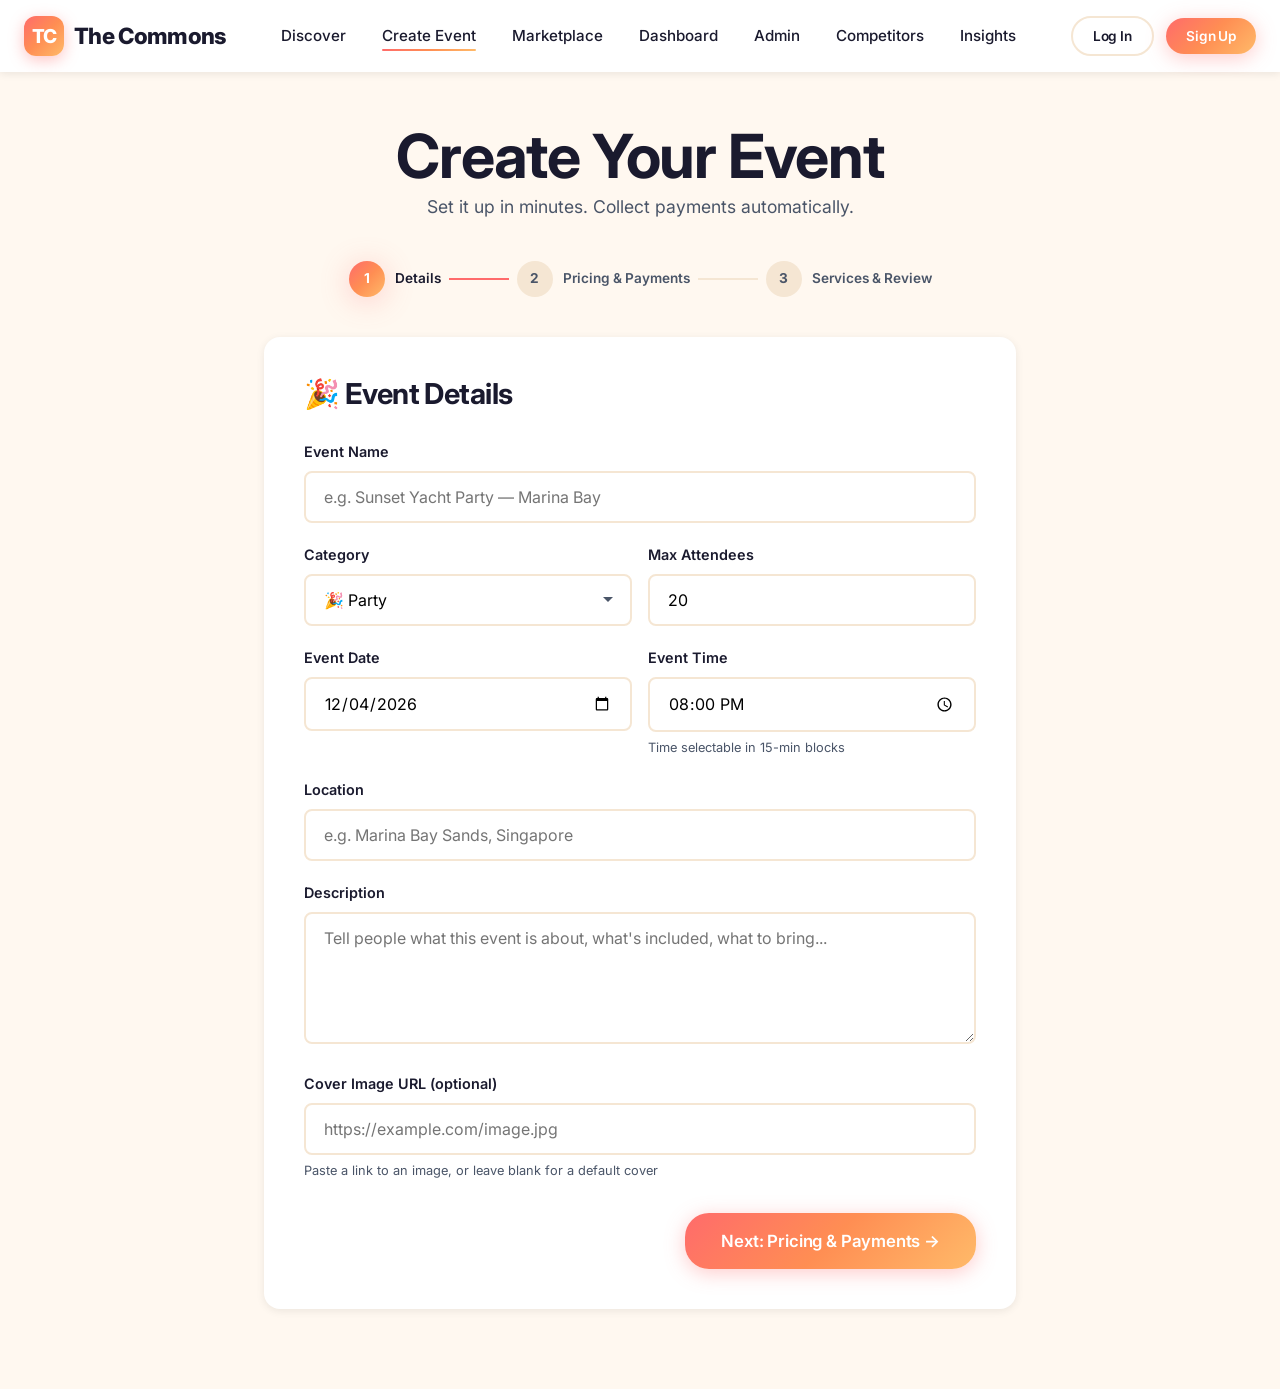
<file: create.html>
<!DOCTYPE html>
<html lang="en">
<head>
  <meta charset="UTF-8">
  <meta name="viewport" content="width=device-width, initial-scale=1.0">
  <title>Create Event — The Commons</title>
  <meta name="description" content="Create your event in minutes. Set pricing, payment milestones, and book professional services.">
  <meta property="og:title" content="Create Event — The Commons">
  <meta property="og:description" content="Create your event in minutes with built-in escrow payments and pro services.">
  <meta property="og:image" content="https://derrick-pixel.github.io/the-commons/og-image.jpg">
  <meta name="twitter:card" content="summary_large_image">
  <link rel="icon" type="image/svg+xml" href="favicon.svg">
  <link rel="preconnect" href="https://fonts.googleapis.com">
  <link href="https://fonts.googleapis.com/css2?family=Inter:wght@400;500;600;700;800;900&display=swap" rel="stylesheet">
  <link rel="stylesheet" href="styles.css">
  <style>
    input[type="range"] {
      position: relative;
      z-index: 2;
      -webkit-appearance: none;
      appearance: none;
      background: transparent;
      height: 24px;
      margin: 0;
    }
    input[type="range"]::-webkit-slider-thumb {
      -webkit-appearance: none;
      width: 24px;
      height: 24px;
      border-radius: 50%;
      background: white;
      border: 3px solid currentColor;
      box-shadow: 0 2px 8px rgba(0,0,0,0.15);
      cursor: grab;
      position: relative;
      z-index: 3;
    }
    input[type="range"]::-webkit-slider-thumb:active {
      cursor: grabbing;
      transform: scale(1.15);
    }
    input[type="range"]::-moz-range-thumb {
      width: 24px;
      height: 24px;
      border-radius: 50%;
      background: white;
      border: 3px solid currentColor;
      box-shadow: 0 2px 8px rgba(0,0,0,0.15);
      cursor: grab;
    }
    #slider1 { color: var(--coral); }
    #slider2 { color: var(--deep-ocean); }
    #slider3 { color: var(--pink); }
  </style>
</head>
<body>
  <!-- Navigation -->
  <nav class="navbar scrolled" id="navbar">
    <div class="nav-inner">
      <a href="index.html" class="nav-logo">
        <div class="logo-icon">TC</div>
        The Commons
      </a>
      <ul class="nav-links">
        <li><a href="events.html">Discover</a></li>
        <li><a href="create.html" class="active">Create Event</a></li>
        <li><a href="marketplace.html">Marketplace</a></li>
        <li><a href="dashboard.html">Dashboard</a></li>
        <li><a href="admin.html">Admin</a></li>
        <li><a href="admin-competitors.html">Competitors</a></li>
        <li><a href="admin-insights.html">Insights</a></li>
      </ul>
      <div class="nav-actions">
        <button class="btn btn-secondary btn-sm" onclick="openAuthModal('login')">Log In</button>
        <button class="btn btn-primary btn-sm" onclick="openAuthModal('signup')">Sign Up</button>
      </div>
      <button class="mobile-toggle" onclick="toggleMobileMenu()">&#9776;</button>
    </div>
  </nav>

  <div class="mobile-menu" id="mobileMenu">
    <a href="events.html">Discover Events</a>
    <a href="create.html">Create Event</a>
    <a href="marketplace.html">Marketplace</a>
    <a href="dashboard.html">Dashboard</a>
    <a href="admin.html">Admin Panel</a>
    <a href="admin-competitors.html">Competitors</a>
    <a href="admin-insights.html">Market Insights</a>
  </div>

  <!-- Create Event Form -->
  <section style="padding-top: calc(var(--nav-height) + 48px); padding-bottom: 80px; background: var(--sand); min-height: 100vh;">
    <div class="container" style="max-width: 800px;">
      <div style="text-align: center; margin-bottom: 40px;">
        <h1>Create Your Event</h1>
        <p style="font-size: 1.1rem;">Set it up in minutes. Collect payments automatically.</p>
      </div>

      <!-- Step Indicator -->
      <div class="steps" id="stepIndicator">
        <div class="step active" data-step="1">
          <div class="step-number">1</div>
          <div class="step-label">Details</div>
        </div>
        <div class="step-connector"></div>
        <div class="step" data-step="2">
          <div class="step-number">2</div>
          <div class="step-label">Pricing & Payments</div>
        </div>
        <div class="step-connector"></div>
        <div class="step" data-step="3">
          <div class="step-number">3</div>
          <div class="step-label">Services & Review</div>
        </div>
      </div>

      <!-- Step 1: Event Details -->
      <div class="card" style="padding: 40px;" id="step1">
        <h3 style="margin-bottom: 28px;">&#127881; Event Details</h3>

        <div class="form-group">
          <label>Event Name</label>
          <input type="text" placeholder="e.g. Sunset Yacht Party — Marina Bay" id="eventName">
        </div>

        <div class="form-row">
          <div class="form-group">
            <label>Category</label>
            <select id="eventCategory">
              <option value="yacht">&#128674; Yacht</option>
              <option value="party" selected>&#127881; Party</option>
              <option value="hike">&#127956; Outdoor Adventure</option>
              <option value="travel">&#9992;&#65039; Group Travel</option>
              <option value="festival">&#127917; Festival</option>
              <option value="food">&#127859; Food & Drink</option>
              <option value="learn">&#127891; Learn Together</option>
              <option value="sport">&#127942; Sports</option>
            </select>
          </div>
          <div class="form-group">
            <label>Max Attendees</label>
            <input type="number" placeholder="e.g. 25" id="maxAttendees" value="20">
          </div>
        </div>

        <div class="form-row">
          <div class="form-group">
            <label>Event Date</label>
            <input type="date" id="eventDate">
          </div>
          <div class="form-group">
            <label>Event Time</label>
            <input type="time" id="eventTime" value="20:00" step="900">
            <div class="form-hint">Time selectable in 15-min blocks</div>
          </div>
        </div>

        <div class="form-group">
          <label>Location</label>
          <input type="text" placeholder="e.g. Marina Bay Sands, Singapore" id="eventLocation">
        </div>

        <div class="form-group">
          <label>Description</label>
          <textarea placeholder="Tell people what this event is about, what's included, what to bring..." id="eventDesc" rows="5"></textarea>
        </div>

        <div class="form-group">
          <label>Cover Image URL (optional)</label>
          <input type="url" placeholder="https://example.com/image.jpg" id="eventImage">
          <div class="form-hint">Paste a link to an image, or leave blank for a default cover</div>
        </div>

        <div style="display: flex; justify-content: flex-end; margin-top: 32px;">
          <button class="btn btn-primary btn-lg" onclick="goToStep(2)">Next: Pricing & Payments &#8594;</button>
        </div>
      </div>

      <!-- Step 2: Pricing & Payment Milestones -->
      <div class="card" style="padding: 40px; display: none;" id="step2">
        <h3 style="margin-bottom: 28px;">&#128176; Pricing & Payment Schedule</h3>

        <div class="form-row">
          <div class="form-group">
            <label>Total Cost Per Person</label>
            <div style="position: relative;">
              <span style="position: absolute; left: 16px; top: 50%; transform: translateY(-50%); font-weight: 700; color: var(--slate);">$</span>
              <input type="number" placeholder="180" id="totalCost" style="padding-left: 36px;" oninput="updateMilestonePreview()">
            </div>
          </div>
          <div class="form-group">
            <label>Currency</label>
            <select id="currency">
              <option>SGD</option>
              <option>USD</option>
              <option>EUR</option>
              <option>GBP</option>
              <option>MYR</option>
              <option>THB</option>
            </select>
          </div>
        </div>

        <div style="background: var(--sand); border-radius: var(--radius-md); padding: 24px; margin: 24px 0;">
          <div style="margin-bottom: 16px;">
            <label style="font-weight: 700; margin: 0;">Payment Milestones</label>
          </div>
          <p style="font-size: 0.85rem; color: var(--slate); margin-bottom: 8px;">Drag the sliders to split the total cost across 3 milestones (rounded to nearest 5%). Dates auto-calculate based on your event date.</p>
          <p style="font-size: 0.8rem; color: var(--coral); margin-bottom: 20px; font-weight: 600;" id="eventDateReminder">Set your event date in Step 1 to auto-fill milestone deadlines.</p>

          <div id="milestoneSliders">
            <!-- Milestone 1 — Deposit -->
            <div style="background: white; border-radius: var(--radius-sm); padding: 20px; margin-bottom: 12px; border-left: 4px solid var(--coral);">
              <div style="display: flex; justify-content: space-between; align-items: center; margin-bottom: 14px;">
                <div>
                  <strong>Milestone 1 — Deposit</strong>
                  <span class="badge badge-coral" style="margin-left: 8px;">Required</span>
                </div>
                <div style="text-align: right;">
                  <span style="font-size: 1.3rem; font-weight: 800;" class="text-gradient" id="m1Pct">30%</span>
                  <div style="font-size: 0.8rem; color: var(--slate);" id="m1Amt">$0.00</div>
                </div>
              </div>
              <div style="position: relative; margin-bottom: 8px;">
                <input type="range" min="0" max="100" value="30" step="5" id="slider1" oninput="syncSliders(1)" style="width: 100%; accent-color: var(--coral); height: 6px; cursor: pointer; -webkit-appearance: none; appearance: none; background: transparent;">
                <div style="height: 8px; border-radius: 100px; background: var(--sand-dark); position: absolute; top: 50%; left: 0; right: 0; transform: translateY(-50%); z-index: 0; pointer-events: none;">
                  <div style="height: 100%; border-radius: 100px; background: var(--sunset-gradient); transition: width 0.15s;" id="m1Fill"></div>
                </div>
              </div>
              <div style="display: flex; justify-content: space-between; align-items: center;">
                <span style="font-size: 0.75rem; color: var(--slate);">Due: 21 days before event</span>
                <span style="font-size: 0.85rem; font-weight: 600; color: var(--navy);" id="m1Date">—</span>
              </div>
            </div>

            <!-- Milestone 2 — Second Payment -->
            <div style="background: white; border-radius: var(--radius-sm); padding: 20px; margin-bottom: 12px; border-left: 4px solid var(--ocean);">
              <div style="display: flex; justify-content: space-between; align-items: center; margin-bottom: 14px;">
                <strong>Milestone 2 — Second Payment</strong>
                <div style="text-align: right;">
                  <span style="font-size: 1.3rem; font-weight: 800; color: var(--deep-ocean);" id="m2Pct">35%</span>
                  <div style="font-size: 0.8rem; color: var(--slate);" id="m2Amt">$0.00</div>
                </div>
              </div>
              <div style="position: relative; margin-bottom: 8px;">
                <input type="range" min="0" max="100" value="35" step="5" id="slider2" oninput="syncSliders(2)" style="width: 100%; accent-color: var(--deep-ocean); height: 6px; cursor: pointer; -webkit-appearance: none; appearance: none; background: transparent;">
                <div style="height: 8px; border-radius: 100px; background: var(--sand-dark); position: absolute; top: 50%; left: 0; right: 0; transform: translateY(-50%); z-index: 0; pointer-events: none;">
                  <div style="height: 100%; border-radius: 100px; background: var(--ocean-gradient); transition: width 0.15s;" id="m2Fill"></div>
                </div>
              </div>
              <div style="display: flex; justify-content: space-between; align-items: center;">
                <span style="font-size: 0.75rem; color: var(--slate);">Due: 14 days before event</span>
                <span style="font-size: 0.85rem; font-weight: 600; color: var(--navy);" id="m2Date">—</span>
              </div>
            </div>

            <!-- Milestone 3 — Final Payment -->
            <div style="background: white; border-radius: var(--radius-sm); padding: 20px; margin-bottom: 12px; border-left: 4px solid var(--pink);">
              <div style="display: flex; justify-content: space-between; align-items: center; margin-bottom: 14px;">
                <strong>Milestone 3 — Final Payment</strong>
                <div style="text-align: right;">
                  <span style="font-size: 1.3rem; font-weight: 800; color: var(--pink);" id="m3Pct">35%</span>
                  <div style="font-size: 0.8rem; color: var(--slate);" id="m3Amt">$0.00</div>
                </div>
              </div>
              <div style="position: relative; margin-bottom: 8px;">
                <input type="range" min="0" max="100" value="35" step="5" id="slider3" oninput="syncSliders(3)" style="width: 100%; accent-color: var(--pink); height: 6px; cursor: pointer; -webkit-appearance: none; appearance: none; background: transparent;">
                <div style="height: 8px; border-radius: 100px; background: var(--sand-dark); position: absolute; top: 50%; left: 0; right: 0; transform: translateY(-50%); z-index: 0; pointer-events: none;">
                  <div style="height: 100%; border-radius: 100px; background: var(--party-gradient); transition: width 0.15s;" id="m3Fill"></div>
                </div>
              </div>
              <div style="display: flex; justify-content: space-between; align-items: center;">
                <span style="font-size: 0.75rem; color: var(--slate);">Due: 7 days before event</span>
                <span style="font-size: 0.85rem; font-weight: 600; color: var(--navy);" id="m3Date">—</span>
              </div>
            </div>
          </div>

          <!-- Visual Breakdown Bar -->
          <div style="margin-top: 20px;">
            <div style="display: flex; justify-content: space-between; font-size: 0.8rem; font-weight: 600; margin-bottom: 6px;">
              <span>Payment Split</span>
              <span id="sliderTotalLabel" style="color: #059669;">100% allocated</span>
            </div>
            <div style="display: flex; height: 14px; border-radius: 100px; overflow: hidden; gap: 2px;">
              <div style="background: var(--sunset-gradient); transition: flex 0.2s;" id="bar1"></div>
              <div style="background: var(--ocean-gradient); transition: flex 0.2s;" id="bar2"></div>
              <div style="background: var(--party-gradient); transition: flex 0.2s;" id="bar3"></div>
            </div>
            <div style="display: flex; justify-content: space-between; font-size: 0.7rem; color: var(--slate); margin-top: 6px;">
              <span>Deposit</span>
              <span>2nd Payment</span>
              <span>Final</span>
            </div>
          </div>

          <!-- Dollar Summary -->
          <div style="display: flex; justify-content: space-between; padding: 16px 0 0; margin-top: 16px; border-top: 2px solid var(--sand-dark);">
            <span style="font-weight: 700;">Total Per Person:</span>
            <span style="font-weight: 700;" id="milestoneTotal">$0.00</span>
          </div>
        </div>

        <div style="background: rgba(0, 210, 255, 0.06); border: 1px solid rgba(0, 210, 255, 0.2); border-radius: var(--radius-sm); padding: 16px; margin-bottom: 24px;">
          <div style="display: flex; align-items: start; gap: 12px;">
            <span style="font-size: 1.2rem;">&#128274;</span>
            <div>
              <strong style="font-size: 0.9rem;">Escrow Protection</strong>
              <p style="font-size: 0.8rem; margin-top: 4px;">All milestone payments are held in escrow until event day. If you cancel, attendees are automatically refunded. Funds release progressively as milestones pass.</p>
            </div>
          </div>
        </div>

        <div class="form-group">
          <label class="checkbox-label">
            <input type="checkbox" checked>
            Enable automatic payment reminders (48h before each deadline)
          </label>
        </div>

        <div class="form-group">
          <label class="checkbox-label">
            <input type="checkbox">
            Allow late joiners (with catch-up payment required)
          </label>
        </div>

        <div style="display: flex; justify-content: space-between; margin-top: 32px;">
          <button class="btn btn-secondary btn-lg" onclick="goToStep(1)">&#8592; Back</button>
          <button class="btn btn-primary btn-lg" onclick="goToStep(3)">Next: Services & Review &#8594;</button>
        </div>
      </div>

      <!-- Step 3: Services & Review -->
      <div class="card" style="padding: 40px; display: none;" id="step3">
        <h3 style="margin-bottom: 28px;">&#127775; Services & Review</h3>

        <div style="background: var(--sand); border-radius: var(--radius-md); padding: 24px; margin-bottom: 28px;">
          <h4 style="margin-bottom: 12px;">Need Professional Services?</h4>
          <p style="font-size: 0.9rem; margin-bottom: 20px;">Add service providers to elevate your event. Their fees can be included in the per-person cost or paid separately.</p>

          <div class="form-group">
            <label>What services do you need?</label>
            <div style="display: flex; flex-wrap: wrap; gap: 8px;">
              <button class="category-tag service-tag" onclick="toggleService(this)">&#127911; DJ</button>
              <button class="category-tag service-tag" onclick="toggleService(this)">&#127908; Live Band</button>
              <button class="category-tag service-tag" onclick="toggleService(this)">&#127860; Catering</button>
              <button class="category-tag service-tag" onclick="toggleService(this)">&#127908; Emcee</button>
              <button class="category-tag service-tag" onclick="toggleService(this)">&#127913; Magician</button>
              <button class="category-tag service-tag" onclick="toggleService(this)">&#128247; Photographer</button>
              <button class="category-tag service-tag" onclick="toggleService(this)">&#127916; Videographer</button>
              <button class="category-tag service-tag" onclick="toggleService(this)">&#128139; Decorator</button>
            </div>
          </div>

          <p style="font-size: 0.85rem; color: var(--slate);">Selected providers will receive your event brief. You can browse and book specific providers from the <a href="marketplace.html" style="color: var(--coral); font-weight: 600;">Marketplace</a> after creation.</p>
        </div>

        <!-- Review Summary -->
        <div style="background: white; border: 2px solid var(--sand-dark); border-radius: var(--radius-md); padding: 28px;">
          <h4 style="margin-bottom: 20px;">&#128203; Event Summary</h4>
          <div id="reviewSummary" style="display: grid; gap: 16px;">
            <div style="display: flex; justify-content: space-between; padding-bottom: 12px; border-bottom: 1px solid var(--sand-dark);">
              <span style="color: var(--slate);">Event Name</span>
              <strong id="reviewName">—</strong>
            </div>
            <div style="display: flex; justify-content: space-between; padding-bottom: 12px; border-bottom: 1px solid var(--sand-dark);">
              <span style="color: var(--slate);">Category</span>
              <strong id="reviewCategory">—</strong>
            </div>
            <div style="display: flex; justify-content: space-between; padding-bottom: 12px; border-bottom: 1px solid var(--sand-dark);">
              <span style="color: var(--slate);">Date & Time</span>
              <strong id="reviewDate">—</strong>
            </div>
            <div style="display: flex; justify-content: space-between; padding-bottom: 12px; border-bottom: 1px solid var(--sand-dark);">
              <span style="color: var(--slate);">Location</span>
              <strong id="reviewLocation">—</strong>
            </div>
            <div style="display: flex; justify-content: space-between; padding-bottom: 12px; border-bottom: 1px solid var(--sand-dark);">
              <span style="color: var(--slate);">Cost Per Person</span>
              <strong id="reviewCost" class="text-gradient">—</strong>
            </div>
            <div style="display: flex; justify-content: space-between; padding-bottom: 12px; border-bottom: 1px solid var(--sand-dark);">
              <span style="color: var(--slate);">Max Attendees</span>
              <strong id="reviewMax">—</strong>
            </div>
            <div style="display: flex; justify-content: space-between;">
              <span style="color: var(--slate);">Payment Milestones</span>
              <strong id="reviewMilestones">—</strong>
            </div>
          </div>
        </div>

        <div class="form-group" style="margin-top: 24px;">
          <label class="checkbox-label">
            <input type="checkbox" id="agreeTerms">
            I agree to The Commons <a href="#" style="color: var(--coral);">Terms of Service</a> and <a href="#" style="color: var(--coral);">Escrow Policy</a>
          </label>
        </div>

        <div style="display: flex; justify-content: space-between; margin-top: 32px;">
          <button class="btn btn-secondary btn-lg" onclick="goToStep(2)">&#8592; Back</button>
          <button class="btn btn-primary btn-lg" onclick="publishEvent()">&#127881; Publish Event</button>
        </div>
      </div>
    </div>
  </section>

  <!-- Success Modal -->
  <div class="modal-overlay" id="successModal">
    <div class="modal" style="text-align: center;">
      <div style="font-size: 4rem; margin-bottom: 16px;">&#127881;</div>
      <h2>Event Published!</h2>
      <p style="margin: 16px 0 24px;">Your event is live. Share the link with friends to start collecting RSVPs and payments.</p>
      <div style="background: var(--sand); border-radius: var(--radius-sm); padding: 16px; display: flex; align-items: center; gap: 12px; margin-bottom: 24px;">
        <input type="text" value="https://thecommons.app/event/sunset-yacht-party" readonly style="font-size: 0.85rem; border: none; background: transparent;" id="shareLink">
        <button class="btn btn-primary btn-sm" onclick="copyShareLink()">Copy</button>
      </div>
      <div style="display: flex; gap: 12px; justify-content: center;">
        <a href="event.html" class="btn btn-primary">View Event</a>
        <a href="dashboard.html" class="btn btn-secondary">Go to Dashboard</a>
      </div>
    </div>
  </div>

  <!-- Auth Modal -->
  <div class="modal-overlay" id="authModal">
    <div class="modal">
      <div class="modal-header">
        <h3 id="authTitle">Welcome Back</h3>
        <button class="modal-close" onclick="closeAuthModal()">&times;</button>
      </div>
      <div id="loginForm">
        <div class="form-group"><label>Email</label><input type="email" placeholder="you@example.com"></div>
        <div class="form-group"><label>Password</label><input type="password" placeholder="Enter password"></div>
        <button class="btn btn-primary btn-lg" style="width: 100%;" onclick="handleAuth()">Log In</button>
      </div>
      <div id="signupForm" style="display: none;">
        <div class="form-group"><label>Full Name</label><input type="text" placeholder="Your full name"></div>
        <div class="form-group"><label>Email</label><input type="email" placeholder="you@example.com"></div>
        <div class="form-group"><label>Password</label><input type="password" placeholder="Create a password"></div>
        <button class="btn btn-primary btn-lg" style="width: 100%;" onclick="handleAuth()">Create Account</button>
      </div>
    </div>
  </div>

  <div class="toast" id="toast"></div>

  <script src="app.js"></script>
  <script>
    // ── Milestone Slider Logic ─────────────────────────────────────────────

    function roundTo5(n) {
      return Math.round(n / 5) * 5;
    }

    function syncSliders(changed) {
      const s1 = document.getElementById('slider1');
      const s2 = document.getElementById('slider2');
      const s3 = document.getElementById('slider3');

      let v1 = parseInt(s1.value);
      let v2 = parseInt(s2.value);
      let v3 = parseInt(s3.value);

      // When one slider moves, distribute the remainder across the other two
      if (changed === 1) {
        v1 = roundTo5(v1);
        const remainder = 100 - v1;
        const ratio = (v2 + v3) > 0 ? v2 / (v2 + v3) : 0.5;
        v2 = roundTo5(remainder * ratio);
        v3 = 100 - v1 - v2;
        // Ensure v3 rounds to 5
        v3 = roundTo5(v3);
        // Fix rounding overflow
        if (v1 + v2 + v3 !== 100) v3 = 100 - v1 - v2;
      } else if (changed === 2) {
        v2 = roundTo5(v2);
        const remainder = 100 - v2;
        const ratio = (v1 + v3) > 0 ? v1 / (v1 + v3) : 0.5;
        v1 = roundTo5(remainder * ratio);
        v3 = 100 - v1 - v2;
        v3 = roundTo5(v3);
        if (v1 + v2 + v3 !== 100) v1 = 100 - v2 - v3;
      } else if (changed === 3) {
        v3 = roundTo5(v3);
        const remainder = 100 - v3;
        const ratio = (v1 + v2) > 0 ? v1 / (v1 + v2) : 0.5;
        v1 = roundTo5(remainder * ratio);
        v2 = 100 - v1 - v3;
        v2 = roundTo5(v2);
        if (v1 + v2 + v3 !== 100) v2 = 100 - v1 - v3;
      }

      // Clamp to 0-100
      v1 = Math.max(0, Math.min(100, v1));
      v2 = Math.max(0, Math.min(100, v2));
      v3 = Math.max(0, Math.min(100, v3));

      s1.value = v1;
      s2.value = v2;
      s3.value = v3;

      updateMilestoneDisplay(v1, v2, v3);
    }

    function updateMilestoneDisplay(v1, v2, v3) {
      const totalCost = parseFloat(document.getElementById('totalCost')?.value) || 0;

      // Update percentages
      document.getElementById('m1Pct').textContent = v1 + '%';
      document.getElementById('m2Pct').textContent = v2 + '%';
      document.getElementById('m3Pct').textContent = v3 + '%';

      // Update dollar amounts
      const a1 = (totalCost * v1 / 100).toFixed(2);
      const a2 = (totalCost * v2 / 100).toFixed(2);
      const a3 = (totalCost * v3 / 100).toFixed(2);
      document.getElementById('m1Amt').textContent = '$' + a1;
      document.getElementById('m2Amt').textContent = '$' + a2;
      document.getElementById('m3Amt').textContent = '$' + a3;

      // Update fill bars
      document.getElementById('m1Fill').style.width = v1 + '%';
      document.getElementById('m2Fill').style.width = v2 + '%';
      document.getElementById('m3Fill').style.width = v3 + '%';

      // Update stacked breakdown bar
      document.getElementById('bar1').style.flex = v1;
      document.getElementById('bar2').style.flex = v2;
      document.getElementById('bar3').style.flex = v3;

      // Total label
      const sum = v1 + v2 + v3;
      const lbl = document.getElementById('sliderTotalLabel');
      if (sum === 100) {
        lbl.textContent = '100% allocated';
        lbl.style.color = '#059669';
      } else {
        lbl.textContent = sum + '% allocated (' + (100 - sum) + '% remaining)';
        lbl.style.color = '#EF4444';
      }

      // Total dollar
      document.getElementById('milestoneTotal').textContent = '$' + totalCost.toFixed(2);

      // Update dates
      updateMilestoneDates();
    }

    function updateMilestoneDates() {
      const eventDateInput = document.getElementById('eventDate');
      const reminder = document.getElementById('eventDateReminder');

      if (!eventDateInput || !eventDateInput.value) {
        document.getElementById('m1Date').textContent = '—';
        document.getElementById('m2Date').textContent = '—';
        document.getElementById('m3Date').textContent = '—';
        if (reminder) {
          reminder.style.display = 'block';
          reminder.textContent = 'Set your event date in Step 1 to auto-fill milestone deadlines.';
        }
        return;
      }

      if (reminder) reminder.style.display = 'none';

      const eventDate = new Date(eventDateInput.value + 'T00:00:00');
      const fmt = { weekday: 'short', day: 'numeric', month: 'short', year: 'numeric' };

      const d1 = new Date(eventDate);
      d1.setDate(d1.getDate() - 21);
      const d2 = new Date(eventDate);
      d2.setDate(d2.getDate() - 14);
      const d3 = new Date(eventDate);
      d3.setDate(d3.getDate() - 7);

      document.getElementById('m1Date').textContent = d1.toLocaleDateString('en-SG', fmt);
      document.getElementById('m2Date').textContent = d2.toLocaleDateString('en-SG', fmt);
      document.getElementById('m3Date').textContent = d3.toLocaleDateString('en-SG', fmt);
    }

    // Listen for event date changes to auto-update milestones
    document.addEventListener('DOMContentLoaded', function() {
      const eventDateInput = document.getElementById('eventDate');
      if (eventDateInput) {
        // Default to today's date
        const today = new Date();
        const yyyy = today.getFullYear();
        const mm = String(today.getMonth() + 1).padStart(2, '0');
        const dd = String(today.getDate()).padStart(2, '0');
        eventDateInput.value = `${yyyy}-${mm}-${dd}`;

        eventDateInput.addEventListener('change', function() {
          updateMilestoneDates();
        });
      }

      // Listen for total cost changes to update dollar amounts
      const totalCostInput = document.getElementById('totalCost');
      if (totalCostInput) {
        totalCostInput.addEventListener('input', function() {
          const s1 = parseInt(document.getElementById('slider1').value);
          const s2 = parseInt(document.getElementById('slider2').value);
          const s3 = parseInt(document.getElementById('slider3').value);
          updateMilestoneDisplay(s1, s2, s3);
        });
      }

      // Initialize display
      syncSliders(1);
    });
  </script>
</body>
</html>
</file>
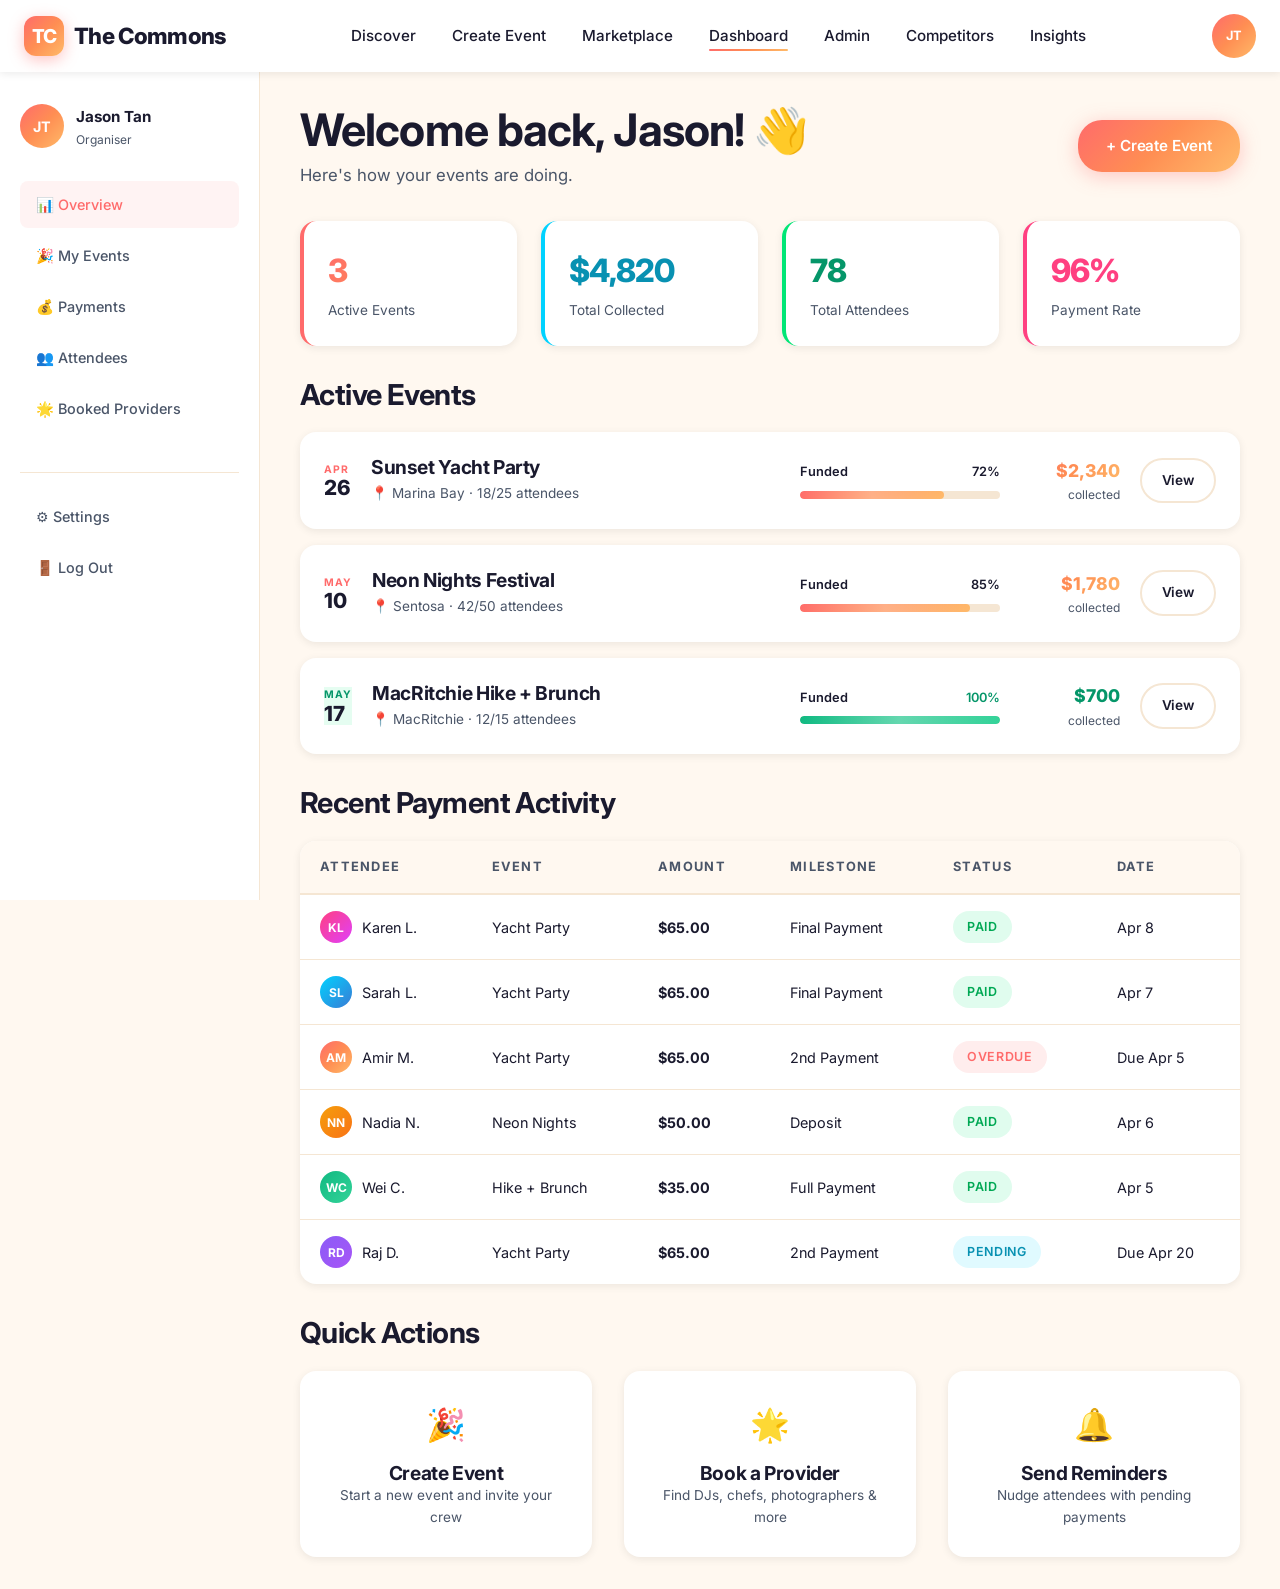
<file: dashboard.html>
<!DOCTYPE html>
<html lang="en">
<head>
  <meta charset="UTF-8">
  <meta name="viewport" content="width=device-width, initial-scale=1.0">
  <title>Dashboard — The Commons</title>
  <meta name="description" content="Manage your events, track payments, and monitor attendees from your organiser dashboard.">
  <meta property="og:title" content="Dashboard — The Commons">
  <meta property="og:description" content="Manage your events, track escrow payments, and monitor attendees.">
  <meta property="og:image" content="https://derrick-pixel.github.io/the-commons/og-image.jpg">
  <meta name="twitter:card" content="summary_large_image">
  <link rel="icon" type="image/svg+xml" href="favicon.svg">
  <link rel="preconnect" href="https://fonts.googleapis.com">
  <link href="https://fonts.googleapis.com/css2?family=Inter:wght@400;500;600;700;800;900&display=swap" rel="stylesheet">
  <link rel="stylesheet" href="styles.css">
</head>
<body>
  <!-- Navigation -->
  <nav class="navbar scrolled" id="navbar">
    <div class="nav-inner">
      <a href="index.html" class="nav-logo">
        <div class="logo-icon">TC</div>
        The Commons
      </a>
      <ul class="nav-links">
        <li><a href="events.html">Discover</a></li>
        <li><a href="create.html">Create Event</a></li>
        <li><a href="marketplace.html">Marketplace</a></li>
        <li><a href="dashboard.html" class="active">Dashboard</a></li>
        <li><a href="admin.html">Admin</a></li>
        <li><a href="admin-competitors.html">Competitors</a></li>
        <li><a href="admin-insights.html">Insights</a></li>
      </ul>
      <div class="nav-actions">
        <div class="avatar" style="background: var(--sunset-gradient); font-size: 0.8rem;">JT</div>
      </div>
      <button class="mobile-toggle" onclick="toggleMobileMenu()">&#9776;</button>
    </div>
  </nav>

  <div class="mobile-menu" id="mobileMenu">
    <a href="events.html">Discover Events</a>
    <a href="create.html">Create Event</a>
    <a href="marketplace.html">Marketplace</a>
    <a href="dashboard.html">Dashboard</a>
    <a href="admin.html">Admin Panel</a>
    <a href="admin-competitors.html">Competitors</a>
    <a href="admin-insights.html">Market Insights</a>
  </div>

  <!-- Dashboard Layout -->
  <div class="dashboard">
    <!-- Sidebar -->
    <aside class="sidebar">
      <div style="margin-bottom: 32px;">
        <div style="display: flex; align-items: center; gap: 12px; margin-bottom: 4px;">
          <div class="avatar" style="background: var(--sunset-gradient);">JT</div>
          <div>
            <strong style="font-size: 0.95rem;">Jason Tan</strong>
            <div style="font-size: 0.75rem; color: var(--slate);">Organiser</div>
          </div>
        </div>
      </div>

      <ul class="sidebar-nav">
        <li><a href="#" class="active" onclick="switchTab('overview')">&#128202; Overview</a></li>
        <li><a href="#" onclick="switchTab('my-events')">&#127881; My Events</a></li>
        <li><a href="#" onclick="switchTab('payments')">&#128176; Payments</a></li>
        <li><a href="#" onclick="switchTab('attendees')">&#128101; Attendees</a></li>
        <li><a href="#" onclick="switchTab('providers')">&#127775; Booked Providers</a></li>
      </ul>

      <div style="margin-top: 40px; padding-top: 20px; border-top: 1px solid var(--sand-dark);">
        <ul class="sidebar-nav">
          <li><a href="#">&#9881; Settings</a></li>
          <li><a href="index.html">&#128682; Log Out</a></li>
        </ul>
      </div>
    </aside>

    <!-- Main Content -->
    <main class="main-content">
      <!-- Overview Tab -->
      <div id="tab-overview">
        <div style="display: flex; justify-content: space-between; align-items: center; margin-bottom: 32px;">
          <div>
            <h2 style="margin-bottom: 4px;">Welcome back, Jason! &#128075;</h2>
            <p>Here's how your events are doing.</p>
          </div>
          <a href="create.html" class="btn btn-primary">+ Create Event</a>
        </div>

        <!-- Stats -->
        <div class="grid-4" style="margin-bottom: 32px;">
          <div class="stat-card" style="border-left: 4px solid var(--coral);">
            <div class="stat-value text-gradient">3</div>
            <div class="stat-label">Active Events</div>
          </div>
          <div class="stat-card" style="border-left: 4px solid var(--ocean);">
            <div class="stat-value" style="color: var(--deep-ocean);">$4,820</div>
            <div class="stat-label">Total Collected</div>
          </div>
          <div class="stat-card" style="border-left: 4px solid var(--palm);">
            <div class="stat-value" style="color: #059669;">78</div>
            <div class="stat-label">Total Attendees</div>
          </div>
          <div class="stat-card" style="border-left: 4px solid var(--pink);">
            <div class="stat-value" style="color: var(--pink);">96%</div>
            <div class="stat-label">Payment Rate</div>
          </div>
        </div>

        <!-- Active Events -->
        <div style="margin-bottom: 32px;">
          <h3 style="margin-bottom: 20px;">Active Events</h3>
          <div style="display: grid; gap: 16px;">
            <!-- Event Row 1 -->
            <div class="card" style="padding: 24px;">
              <div style="display: flex; align-items: center; gap: 20px; flex-wrap: wrap;">
                <div class="event-date-badge" style="position: static;">
                  <div class="month">Apr</div>
                  <div class="day">26</div>
                </div>
                <div style="flex: 1; min-width: 200px;">
                  <h4 style="margin-bottom: 4px;">Sunset Yacht Party</h4>
                  <p style="font-size: 0.85rem; margin: 0;">&#128205; Marina Bay &middot; 18/25 attendees</p>
                </div>
                <div style="min-width: 200px;">
                  <div class="progress-label" style="font-size: 0.8rem;">
                    <span>Funded</span>
                    <span>72%</span>
                  </div>
                  <div class="progress-bar" style="height: 8px;">
                    <div class="progress-fill" style="width: 72%;"></div>
                  </div>
                </div>
                <div style="text-align: right; min-width: 100px;">
                  <div style="font-weight: 800; font-size: 1.1rem;" class="text-gradient">$2,340</div>
                  <div style="font-size: 0.75rem; color: var(--slate);">collected</div>
                </div>
                <a href="event.html" class="btn btn-secondary btn-sm">View</a>
              </div>
            </div>

            <!-- Event Row 2 -->
            <div class="card" style="padding: 24px;">
              <div style="display: flex; align-items: center; gap: 20px; flex-wrap: wrap;">
                <div class="event-date-badge" style="position: static;">
                  <div class="month">May</div>
                  <div class="day">10</div>
                </div>
                <div style="flex: 1; min-width: 200px;">
                  <h4 style="margin-bottom: 4px;">Neon Nights Festival</h4>
                  <p style="font-size: 0.85rem; margin: 0;">&#128205; Sentosa &middot; 42/50 attendees</p>
                </div>
                <div style="min-width: 200px;">
                  <div class="progress-label" style="font-size: 0.8rem;">
                    <span>Funded</span>
                    <span>85%</span>
                  </div>
                  <div class="progress-bar" style="height: 8px;">
                    <div class="progress-fill" style="width: 85%;"></div>
                  </div>
                </div>
                <div style="text-align: right; min-width: 100px;">
                  <div style="font-weight: 800; font-size: 1.1rem;" class="text-gradient">$1,780</div>
                  <div style="font-size: 0.75rem; color: var(--slate);">collected</div>
                </div>
                <a href="event.html" class="btn btn-secondary btn-sm">View</a>
              </div>
            </div>

            <!-- Event Row 3 -->
            <div class="card" style="padding: 24px;">
              <div style="display: flex; align-items: center; gap: 20px; flex-wrap: wrap;">
                <div class="event-date-badge" style="position: static; background: rgba(0,230,118,0.1);">
                  <div class="month" style="color: #059669;">May</div>
                  <div class="day">17</div>
                </div>
                <div style="flex: 1; min-width: 200px;">
                  <h4 style="margin-bottom: 4px;">MacRitchie Hike + Brunch</h4>
                  <p style="font-size: 0.85rem; margin: 0;">&#128205; MacRitchie &middot; 12/15 attendees</p>
                </div>
                <div style="min-width: 200px;">
                  <div class="progress-label" style="font-size: 0.8rem;">
                    <span>Funded</span>
                    <span style="color: #059669;">100%</span>
                  </div>
                  <div class="progress-bar" style="height: 8px;">
                    <div class="progress-fill" style="width: 100%; background: linear-gradient(90deg, #10B981, #34D399);"></div>
                  </div>
                </div>
                <div style="text-align: right; min-width: 100px;">
                  <div style="font-weight: 800; font-size: 1.1rem; color: #059669;">$700</div>
                  <div style="font-size: 0.75rem; color: var(--slate);">collected</div>
                </div>
                <a href="event.html" class="btn btn-secondary btn-sm">View</a>
              </div>
            </div>
          </div>
        </div>

        <!-- Recent Payment Activity -->
        <h3 style="margin-bottom: 20px;">Recent Payment Activity</h3>
        <div class="table-wrapper">
          <table>
            <thead>
              <tr>
                <th>Attendee</th>
                <th>Event</th>
                <th>Amount</th>
                <th>Milestone</th>
                <th>Status</th>
                <th>Date</th>
              </tr>
            </thead>
            <tbody>
              <tr>
                <td>
                  <div style="display: flex; align-items: center; gap: 10px;">
                    <div class="avatar avatar-sm" style="background: var(--party-gradient);">KL</div>
                    Karen L.
                  </div>
                </td>
                <td>Yacht Party</td>
                <td><strong>$65.00</strong></td>
                <td>Final Payment</td>
                <td><span class="badge badge-green">Paid</span></td>
                <td>Apr 8</td>
              </tr>
              <tr>
                <td>
                  <div style="display: flex; align-items: center; gap: 10px;">
                    <div class="avatar avatar-sm" style="background: var(--ocean-gradient);">SL</div>
                    Sarah L.
                  </div>
                </td>
                <td>Yacht Party</td>
                <td><strong>$65.00</strong></td>
                <td>Final Payment</td>
                <td><span class="badge badge-green">Paid</span></td>
                <td>Apr 7</td>
              </tr>
              <tr>
                <td>
                  <div style="display: flex; align-items: center; gap: 10px;">
                    <div class="avatar avatar-sm" style="background: var(--sunset-gradient);">AM</div>
                    Amir M.
                  </div>
                </td>
                <td>Yacht Party</td>
                <td><strong>$65.00</strong></td>
                <td>2nd Payment</td>
                <td><span class="badge badge-coral">Overdue</span></td>
                <td>Due Apr 5</td>
              </tr>
              <tr>
                <td>
                  <div style="display: flex; align-items: center; gap: 10px;">
                    <div class="avatar avatar-sm" style="background: linear-gradient(135deg, #F59E0B, #F97316);">NN</div>
                    Nadia N.
                  </div>
                </td>
                <td>Neon Nights</td>
                <td><strong>$50.00</strong></td>
                <td>Deposit</td>
                <td><span class="badge badge-green">Paid</span></td>
                <td>Apr 6</td>
              </tr>
              <tr>
                <td>
                  <div style="display: flex; align-items: center; gap: 10px;">
                    <div class="avatar avatar-sm" style="background: linear-gradient(135deg, #10B981, #34D399);">WC</div>
                    Wei C.
                  </div>
                </td>
                <td>Hike + Brunch</td>
                <td><strong>$35.00</strong></td>
                <td>Full Payment</td>
                <td><span class="badge badge-green">Paid</span></td>
                <td>Apr 5</td>
              </tr>
              <tr>
                <td>
                  <div style="display: flex; align-items: center; gap: 10px;">
                    <div class="avatar avatar-sm" style="background: linear-gradient(135deg, #8B5CF6, #A855F7);">RD</div>
                    Raj D.
                  </div>
                </td>
                <td>Yacht Party</td>
                <td><strong>$65.00</strong></td>
                <td>2nd Payment</td>
                <td><span class="badge badge-ocean">Pending</span></td>
                <td>Due Apr 20</td>
              </tr>
            </tbody>
          </table>
        </div>

        <!-- Quick Actions -->
        <div style="margin-top: 32px;">
          <h3 style="margin-bottom: 20px;">Quick Actions</h3>
          <div class="grid-3">
            <a href="create.html" class="card" style="padding: 28px; text-align: center; cursor: pointer;">
              <div style="font-size: 2rem; margin-bottom: 12px;">&#127881;</div>
              <h4>Create Event</h4>
              <p style="font-size: 0.85rem;">Start a new event and invite your crew</p>
            </a>
            <a href="marketplace.html" class="card" style="padding: 28px; text-align: center; cursor: pointer;">
              <div style="font-size: 2rem; margin-bottom: 12px;">&#127775;</div>
              <h4>Book a Provider</h4>
              <p style="font-size: 0.85rem;">Find DJs, chefs, photographers & more</p>
            </a>
            <div class="card" style="padding: 28px; text-align: center; cursor: pointer;" onclick="showToast('Reminders sent to 4 attendees!')">
              <div style="font-size: 2rem; margin-bottom: 12px;">&#128276;</div>
              <h4>Send Reminders</h4>
              <p style="font-size: 0.85rem;">Nudge attendees with pending payments</p>
            </div>
          </div>
        </div>
      </div>

      <!-- Payments Tab -->
      <div id="tab-payments" style="display: none;">
        <div style="display: flex; justify-content: space-between; align-items: center; margin-bottom: 32px;">
          <h2>Payments & Escrow</h2>
          <button class="btn btn-secondary btn-sm" onclick="showToast('Report downloaded!')">&#128196; Export Report</button>
        </div>

        <!-- Escrow Summary -->
        <div class="grid-3" style="margin-bottom: 32px;">
          <div class="stat-card" style="border-left: 4px solid var(--palm);">
            <div class="stat-value" style="color: #059669;">$4,820</div>
            <div class="stat-label">Total in Escrow</div>
          </div>
          <div class="stat-card" style="border-left: 4px solid var(--coral);">
            <div class="stat-value text-gradient">$1,680</div>
            <div class="stat-label">Pending Collection</div>
          </div>
          <div class="stat-card" style="border-left: 4px solid var(--ocean);">
            <div class="stat-value" style="color: var(--deep-ocean);">$700</div>
            <div class="stat-label">Ready to Release</div>
          </div>
        </div>

        <!-- Per-event breakdown -->
        <div style="display: grid; gap: 20px;">
          <div class="card" style="padding: 28px;">
            <div style="display: flex; justify-content: space-between; align-items: center; margin-bottom: 20px;">
              <h4>Sunset Yacht Party</h4>
              <span class="badge badge-coral">Milestone 3 Active</span>
            </div>
            <div class="grid-3" style="margin-bottom: 20px;">
              <div style="text-align: center; padding: 16px; background: var(--sand); border-radius: var(--radius-sm);">
                <div style="font-size: 1.3rem; font-weight: 800; color: #059669;">$2,340</div>
                <div style="font-size: 0.75rem; color: var(--slate);">Collected</div>
              </div>
              <div style="text-align: center; padding: 16px; background: var(--sand); border-radius: var(--radius-sm);">
                <div style="font-size: 1.3rem; font-weight: 800; color: var(--coral);">$910</div>
                <div style="font-size: 0.75rem; color: var(--slate);">Outstanding</div>
              </div>
              <div style="text-align: center; padding: 16px; background: var(--sand); border-radius: var(--radius-sm);">
                <div style="font-size: 1.3rem; font-weight: 800;">14/18</div>
                <div style="font-size: 0.75rem; color: var(--slate);">Up to date</div>
              </div>
            </div>
            <div class="milestone-track" style="position: relative;">
              <div class="milestone-line"><div class="milestone-line-fill" style="width: 60%;"></div></div>
              <div class="milestone-node completed">
                <div class="milestone-dot">&#10003;</div>
                <div class="milestone-label">Deposit</div>
              </div>
              <div class="milestone-node completed">
                <div class="milestone-dot">&#10003;</div>
                <div class="milestone-label">2nd Pay</div>
              </div>
              <div class="milestone-node current">
                <div class="milestone-dot">3</div>
                <div class="milestone-label">Final</div>
              </div>
              <div class="milestone-node">
                <div class="milestone-dot">&#127881;</div>
                <div class="milestone-label">Release</div>
              </div>
            </div>
          </div>

          <div class="card" style="padding: 28px;">
            <div style="display: flex; justify-content: space-between; align-items: center; margin-bottom: 20px;">
              <h4>MacRitchie Hike + Brunch</h4>
              <span class="badge badge-green">Fully Funded</span>
            </div>
            <div class="grid-3">
              <div style="text-align: center; padding: 16px; background: var(--sand); border-radius: var(--radius-sm);">
                <div style="font-size: 1.3rem; font-weight: 800; color: #059669;">$700</div>
                <div style="font-size: 0.75rem; color: var(--slate);">Collected</div>
              </div>
              <div style="text-align: center; padding: 16px; background: var(--sand); border-radius: var(--radius-sm);">
                <div style="font-size: 1.3rem; font-weight: 800; color: #059669;">$0</div>
                <div style="font-size: 0.75rem; color: var(--slate);">Outstanding</div>
              </div>
              <div style="text-align: center; padding: 16px; background: var(--sand); border-radius: var(--radius-sm);">
                <div style="font-size: 1.3rem; font-weight: 800; color: #059669;">20/20</div>
                <div style="font-size: 0.75rem; color: var(--slate);">All paid</div>
              </div>
            </div>
            <div style="margin-top: 16px; text-align: center;">
              <div class="escrow-badge">&#128274; Funds release on May 17 (Event Day)</div>
            </div>
          </div>
        </div>
      </div>

      <!-- Attendees Tab -->
      <div id="tab-attendees" style="display: none;">
        <div style="display: flex; justify-content: space-between; align-items: center; margin-bottom: 32px;">
          <h2>Attendee Management</h2>
          <div style="display: flex; gap: 8px;">
            <button class="btn btn-secondary btn-sm" onclick="showToast('Payment reminders sent!')">&#128276; Send Reminders</button>
            <button class="btn btn-secondary btn-sm" onclick="showToast('CSV exported!')">&#128196; Export</button>
          </div>
        </div>

        <div class="tabs" style="margin-bottom: 24px;">
          <button class="tab active">All (78)</button>
          <button class="tab">Fully Paid (62)</button>
          <button class="tab">Partial (12)</button>
          <button class="tab">Overdue (4)</button>
        </div>

        <div class="table-wrapper">
          <table>
            <thead>
              <tr>
                <th>Name</th>
                <th>Event</th>
                <th>Paid</th>
                <th>Remaining</th>
                <th>Next Due</th>
                <th>Status</th>
                <th>Action</th>
              </tr>
            </thead>
            <tbody>
              <tr>
                <td><div style="display: flex; align-items: center; gap: 10px;"><div class="avatar avatar-sm" style="background: var(--party-gradient);">KL</div> Karen L.</div></td>
                <td>Yacht Party</td>
                <td><strong>$180</strong></td>
                <td>$0</td>
                <td>—</td>
                <td><span class="badge badge-green">Paid in Full</span></td>
                <td><button class="btn btn-sm btn-secondary">Message</button></td>
              </tr>
              <tr>
                <td><div style="display: flex; align-items: center; gap: 10px;"><div class="avatar avatar-sm" style="background: var(--ocean-gradient);">SL</div> Sarah L.</div></td>
                <td>Yacht Party</td>
                <td><strong>$180</strong></td>
                <td>$0</td>
                <td>—</td>
                <td><span class="badge badge-green">Paid in Full</span></td>
                <td><button class="btn btn-sm btn-secondary">Message</button></td>
              </tr>
              <tr>
                <td><div style="display: flex; align-items: center; gap: 10px;"><div class="avatar avatar-sm" style="background: var(--sunset-gradient);">AM</div> Amir M.</div></td>
                <td>Yacht Party</td>
                <td><strong>$50</strong></td>
                <td style="color: var(--coral);">$130</td>
                <td style="color: var(--coral);">Apr 5 (overdue)</td>
                <td><span class="badge badge-coral">Overdue</span></td>
                <td><button class="btn btn-sm btn-primary" onclick="showToast('Reminder sent to Amir!')">Remind</button></td>
              </tr>
              <tr>
                <td><div style="display: flex; align-items: center; gap: 10px;"><div class="avatar avatar-sm" style="background: linear-gradient(135deg, #10B981, #34D399);">RD</div> Raj D.</div></td>
                <td>Yacht Party</td>
                <td><strong>$115</strong></td>
                <td style="color: var(--deep-ocean);">$65</td>
                <td>Apr 20</td>
                <td><span class="badge badge-ocean">On Track</span></td>
                <td><button class="btn btn-sm btn-secondary">Message</button></td>
              </tr>
              <tr>
                <td><div style="display: flex; align-items: center; gap: 10px;"><div class="avatar avatar-sm" style="background: linear-gradient(135deg, #F59E0B, #F97316);">NN</div> Nadia N.</div></td>
                <td>Neon Nights</td>
                <td><strong>$50</strong></td>
                <td style="color: var(--deep-ocean);">$45</td>
                <td>Apr 25</td>
                <td><span class="badge badge-ocean">On Track</span></td>
                <td><button class="btn btn-sm btn-secondary">Message</button></td>
              </tr>
              <tr>
                <td><div style="display: flex; align-items: center; gap: 10px;"><div class="avatar avatar-sm" style="background: linear-gradient(135deg, #8B5CF6, #A855F7);">WC</div> Wei C.</div></td>
                <td>Hike + Brunch</td>
                <td><strong>$35</strong></td>
                <td>$0</td>
                <td>—</td>
                <td><span class="badge badge-green">Paid in Full</span></td>
                <td><button class="btn btn-sm btn-secondary">Message</button></td>
              </tr>
            </tbody>
          </table>
        </div>
      </div>

      <!-- My Events Tab -->
      <div id="tab-my-events" style="display: none;">
        <div style="display: flex; justify-content: space-between; align-items: center; margin-bottom: 32px;">
          <h2>My Events</h2>
          <a href="create.html" class="btn btn-primary">+ Create Event</a>
        </div>

        <div class="tabs" style="margin-bottom: 24px;">
          <button class="tab active">Upcoming (3)</button>
          <button class="tab">Past (5)</button>
          <button class="tab">Drafts (1)</button>
        </div>

        <div class="grid-3">
          <a href="event.html" class="event-card">
            <div class="event-card-img">
              <div class="img-placeholder bg-yacht">&#128674;</div>
              <div class="event-date-badge"><div class="month">Apr</div><div class="day">26</div></div>
              <span class="badge badge-ocean event-category">Yacht</span>
            </div>
            <div class="event-card-body">
              <h4>Sunset Yacht Party</h4>
              <div class="event-card-meta"><span>18/25 joined</span></div>
              <div style="margin-bottom: 12px;">
                <div class="progress-label"><span>Funded</span><span>72%</span></div>
                <div class="progress-bar"><div class="progress-fill" style="width: 72%;"></div></div>
              </div>
              <div class="event-card-footer">
                <div class="price">$2,340</div>
                <span class="badge badge-coral">Active</span>
              </div>
            </div>
          </a>
          <a href="event.html" class="event-card">
            <div class="event-card-img">
              <div class="img-placeholder bg-festival">&#127917;</div>
              <div class="event-date-badge"><div class="month">May</div><div class="day">10</div></div>
              <span class="badge badge-coral event-category">Festival</span>
            </div>
            <div class="event-card-body">
              <h4>Neon Nights Festival</h4>
              <div class="event-card-meta"><span>42/50 joined</span></div>
              <div style="margin-bottom: 12px;">
                <div class="progress-label"><span>Funded</span><span>85%</span></div>
                <div class="progress-bar"><div class="progress-fill" style="width: 85%;"></div></div>
              </div>
              <div class="event-card-footer">
                <div class="price">$1,780</div>
                <span class="badge badge-coral">Active</span>
              </div>
            </div>
          </a>
          <a href="event.html" class="event-card">
            <div class="event-card-img">
              <div class="img-placeholder bg-hike">&#127956;</div>
              <div class="event-date-badge"><div class="month">May</div><div class="day">17</div></div>
              <span class="badge badge-green event-category">Outdoor</span>
            </div>
            <div class="event-card-body">
              <h4>MacRitchie Hike + Brunch</h4>
              <div class="event-card-meta"><span>12/15 joined</span></div>
              <div style="margin-bottom: 12px;">
                <div class="progress-label"><span>Funded</span><span style="color: #059669;">100%</span></div>
                <div class="progress-bar"><div class="progress-fill" style="width: 100%; background: linear-gradient(90deg, #10B981, #34D399);"></div></div>
              </div>
              <div class="event-card-footer">
                <div class="price" style="color: #059669;">$700</div>
                <span class="badge badge-green">Fully Funded</span>
              </div>
            </div>
          </a>
        </div>
      </div>

      <!-- Booked Providers Tab -->
      <div id="tab-providers" style="display: none;">
        <h2 style="margin-bottom: 32px;">Booked Providers</h2>

        <div style="display: grid; gap: 16px;">
          <div class="card" style="padding: 24px;">
            <div style="display: flex; align-items: center; gap: 20px; flex-wrap: wrap;">
              <div class="avatar avatar-lg" style="background: var(--party-gradient); font-size: 1.5rem;">&#127911;</div>
              <div style="flex: 1;">
                <h4>DJ Maxine</h4>
                <p style="font-size: 0.85rem; margin: 0;">DJ & Music Producer &middot; Sunset Yacht Party</p>
              </div>
              <div style="text-align: right;">
                <div style="font-weight: 700;">$300</div>
                <div style="font-size: 0.75rem; color: var(--slate);">Event fund</div>
              </div>
              <span class="badge badge-green">Confirmed</span>
              <button class="btn btn-secondary btn-sm">Message</button>
            </div>
          </div>

          <div class="card" style="padding: 24px;">
            <div style="display: flex; align-items: center; gap: 20px; flex-wrap: wrap;">
              <div class="avatar avatar-lg" style="background: linear-gradient(135deg, #EC4899, #F43F5E); font-size: 1.5rem;">&#128247;</div>
              <div style="flex: 1;">
                <h4>Studio Lens</h4>
                <p style="font-size: 0.85rem; margin: 0;">Event Photography &middot; Sunset Yacht Party</p>
              </div>
              <div style="text-align: right;">
                <div style="font-weight: 700;">$350</div>
                <div style="font-size: 0.75rem; color: var(--slate);">Event fund</div>
              </div>
              <span class="badge badge-green">Confirmed</span>
              <button class="btn btn-secondary btn-sm">Message</button>
            </div>
          </div>

          <div class="card" style="padding: 24px;">
            <div style="display: flex; align-items: center; gap: 20px; flex-wrap: wrap;">
              <div class="avatar avatar-lg" style="background: var(--ocean-gradient); font-size: 1.5rem;">&#127860;</div>
              <div style="flex: 1;">
                <h4>Grill Masters SG</h4>
                <p style="font-size: 0.85rem; margin: 0;">BBQ Catering &middot; Neon Nights Festival</p>
              </div>
              <div style="text-align: right;">
                <div style="font-weight: 700;">$1,500</div>
                <div style="font-size: 0.75rem; color: var(--slate);">50 pax @ $30</div>
              </div>
              <span class="badge badge-ocean">Pending Confirmation</span>
              <button class="btn btn-secondary btn-sm">Message</button>
            </div>
          </div>
        </div>

        <div style="text-align: center; margin-top: 40px;">
          <a href="marketplace.html" class="btn btn-ocean btn-lg">Browse More Providers &#8594;</a>
        </div>
      </div>
    </main>
  </div>

  <!-- Auth Modal -->
  <div class="modal-overlay" id="authModal">
    <div class="modal">
      <div class="modal-header">
        <h3 id="authTitle">Welcome Back</h3>
        <button class="modal-close" onclick="closeAuthModal()">&times;</button>
      </div>
      <div id="loginForm">
        <div class="form-group"><label>Email</label><input type="email" placeholder="you@example.com"></div>
        <div class="form-group"><label>Password</label><input type="password" placeholder="Enter password"></div>
        <button class="btn btn-primary btn-lg" style="width: 100%;" onclick="handleAuth()">Log In</button>
      </div>
      <div id="signupForm" style="display: none;">
        <div class="form-group"><label>Full Name</label><input type="text" placeholder="Your full name"></div>
        <div class="form-group"><label>Email</label><input type="email" placeholder="you@example.com"></div>
        <div class="form-group"><label>Password</label><input type="password" placeholder="Create a password"></div>
        <button class="btn btn-primary btn-lg" style="width: 100%;" onclick="handleAuth()">Create Account</button>
      </div>
    </div>
  </div>

  <div class="toast" id="toast"></div>

  <script src="app.js"></script>
</body>
</html>
</file>
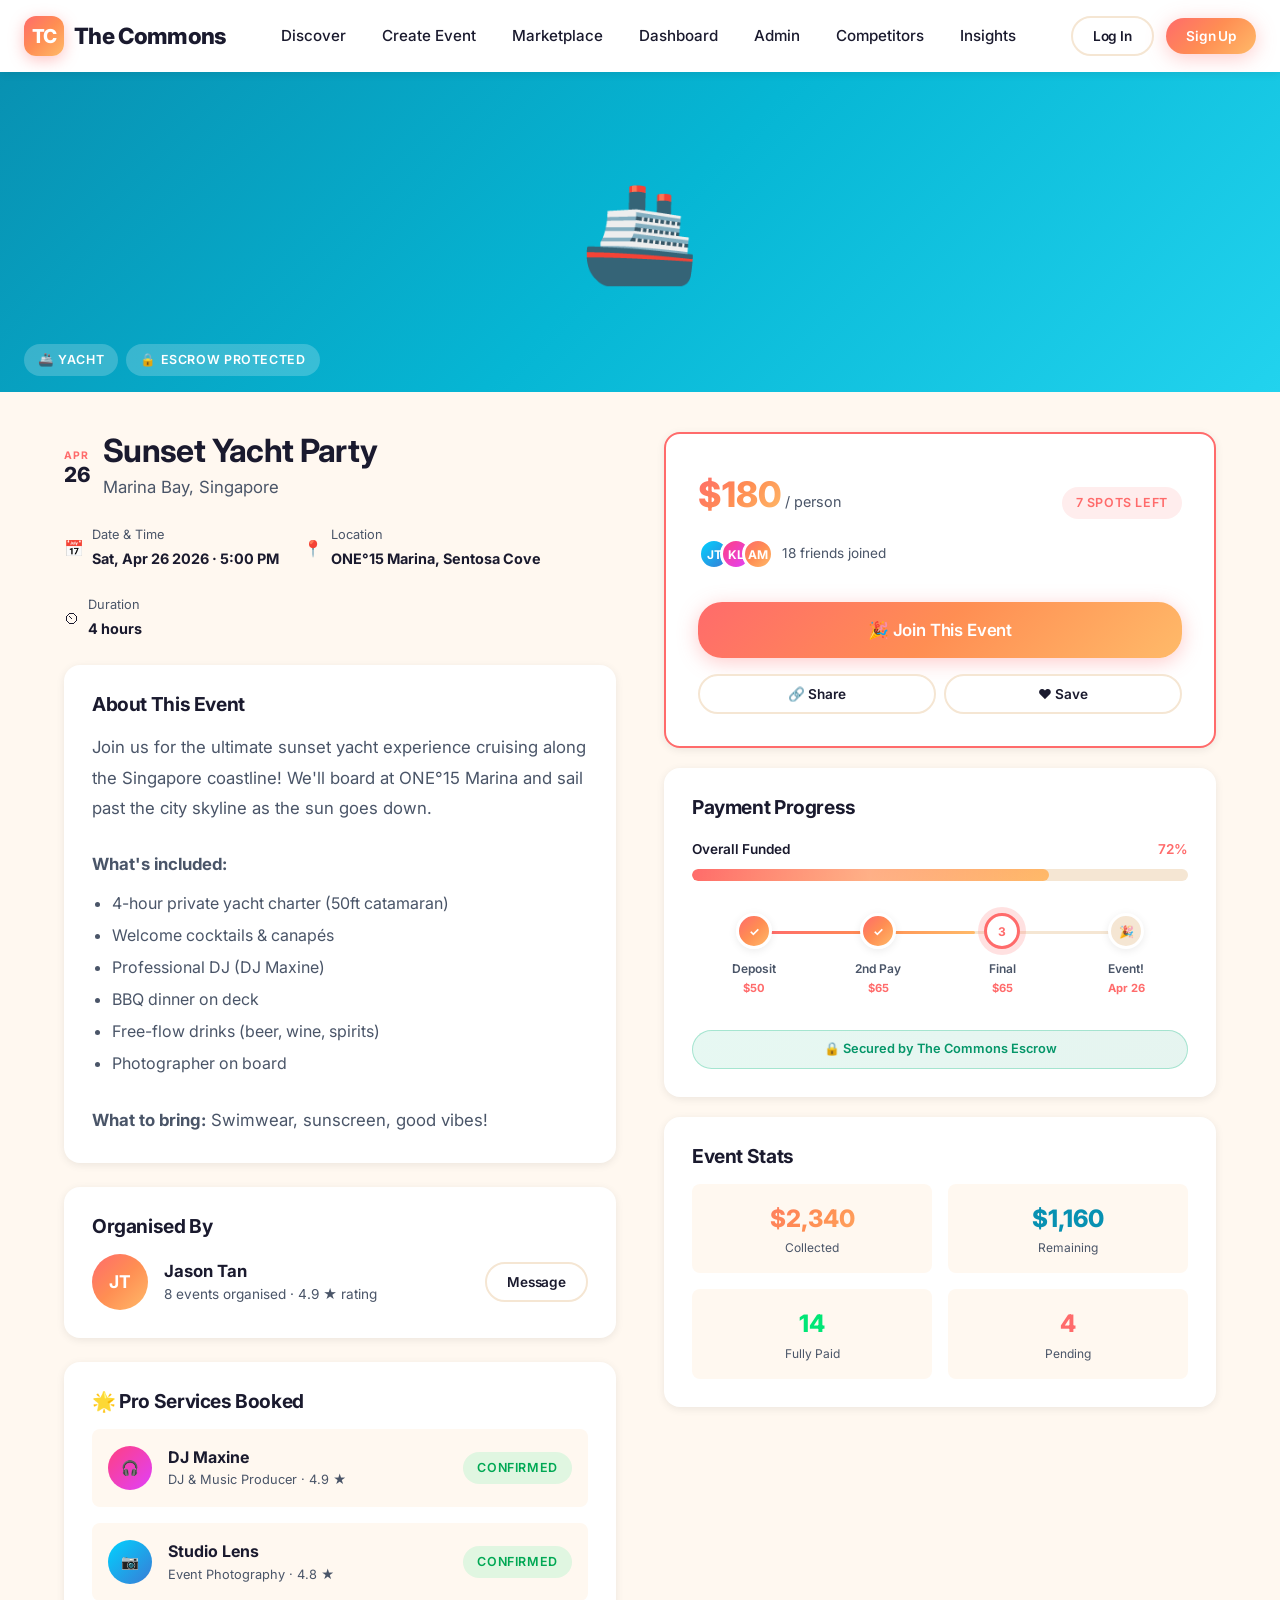
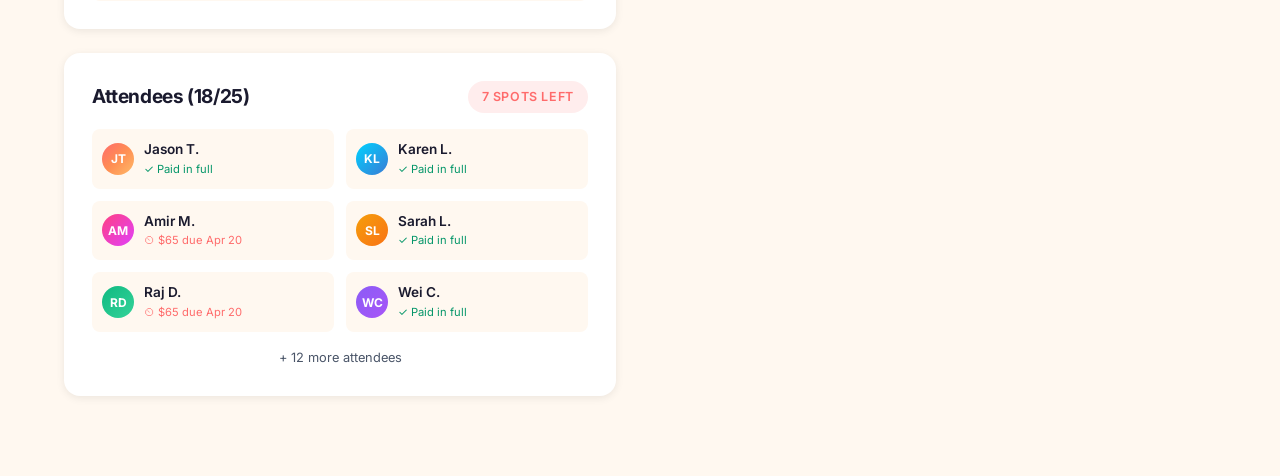
<file: event.html>
<!DOCTYPE html>
<html lang="en">
<head>
  <meta charset="UTF-8">
  <meta name="viewport" content="width=device-width, initial-scale=1.0">
  <title>Sunset Yacht Party — The Commons</title>
  <meta name="description" content="Join the Sunset Yacht Party. Escrow-protected payments, transparent pricing, and guaranteed good vibes.">
  <meta property="og:title" content="Sunset Yacht Party — The Commons">
  <meta property="og:description" content="Join the Sunset Yacht Party. Escrow-protected payments and transparent pricing.">
  <meta property="og:image" content="https://derrick-pixel.github.io/the-commons/og-image.jpg">
  <meta name="twitter:card" content="summary_large_image">
  <link rel="icon" type="image/svg+xml" href="favicon.svg">
  <link rel="preconnect" href="https://fonts.googleapis.com">
  <link href="https://fonts.googleapis.com/css2?family=Inter:wght@400;500;600;700;800;900&display=swap" rel="stylesheet">
  <link rel="stylesheet" href="styles.css">
</head>
<body>
  <!-- Navigation -->
  <nav class="navbar scrolled" id="navbar">
    <div class="nav-inner">
      <a href="index.html" class="nav-logo">
        <div class="logo-icon">TC</div>
        The Commons
      </a>
      <ul class="nav-links">
        <li><a href="events.html">Discover</a></li>
        <li><a href="create.html">Create Event</a></li>
        <li><a href="marketplace.html">Marketplace</a></li>
        <li><a href="dashboard.html">Dashboard</a></li>
        <li><a href="admin.html">Admin</a></li>
        <li><a href="admin-competitors.html">Competitors</a></li>
        <li><a href="admin-insights.html">Insights</a></li>
      </ul>
      <div class="nav-actions">
        <button class="btn btn-secondary btn-sm" onclick="openAuthModal('login')">Log In</button>
        <button class="btn btn-primary btn-sm" onclick="openAuthModal('signup')">Sign Up</button>
      </div>
      <button class="mobile-toggle" onclick="toggleMobileMenu()">&#9776;</button>
    </div>
  </nav>

  <div class="mobile-menu" id="mobileMenu">
    <a href="events.html">Discover Events</a>
    <a href="create.html">Create Event</a>
    <a href="marketplace.html">Marketplace</a>
    <a href="dashboard.html">Dashboard</a>
    <a href="admin.html">Admin Panel</a>
    <a href="admin-competitors.html">Competitors</a>
    <a href="admin-insights.html">Market Insights</a>
  </div>

  <!-- Event Hero -->
  <section style="padding-top: var(--nav-height);">
    <div class="bg-yacht" style="height: 320px; display: flex; align-items: center; justify-content: center; font-size: 6rem; position: relative;">
      &#128674;
      <div style="position: absolute; bottom: 16px; left: 24px; display: flex; gap: 8px;">
        <span class="badge badge-white">&#128674; Yacht</span>
        <span class="badge badge-white">&#128274; Escrow Protected</span>
      </div>
    </div>
  </section>

  <!-- Event Content -->
  <section style="padding: 40px 0 80px; background: var(--sand);">
    <div class="container">
      <div class="grid-2" style="gap: 48px;">
        <!-- Left: Event Details -->
        <div>
          <div style="display: flex; align-items: center; gap: 12px; margin-bottom: 16px;">
            <div class="event-date-badge" style="position: static;">
              <div class="month">Apr</div>
              <div class="day">26</div>
            </div>
            <div>
              <h1 style="font-size: 2rem; margin-bottom: 4px;">Sunset Yacht Party</h1>
              <p style="margin: 0;">Marina Bay, Singapore</p>
            </div>
          </div>

          <div style="display: flex; gap: 24px; margin: 24px 0; flex-wrap: wrap;">
            <div style="display: flex; align-items: center; gap: 8px;">
              <span>&#128197;</span>
              <div>
                <div style="font-size: 0.8rem; color: var(--slate);">Date & Time</div>
                <strong style="font-size: 0.9rem;">Sat, Apr 26 2026 &middot; 5:00 PM</strong>
              </div>
            </div>
            <div style="display: flex; align-items: center; gap: 8px;">
              <span>&#128205;</span>
              <div>
                <div style="font-size: 0.8rem; color: var(--slate);">Location</div>
                <strong style="font-size: 0.9rem;">ONE&deg;15 Marina, Sentosa Cove</strong>
              </div>
            </div>
            <div style="display: flex; align-items: center; gap: 8px;">
              <span>&#9202;</span>
              <div>
                <div style="font-size: 0.8rem; color: var(--slate);">Duration</div>
                <strong style="font-size: 0.9rem;">4 hours</strong>
              </div>
            </div>
          </div>

          <div class="card" style="padding: 28px; margin-bottom: 24px;">
            <h4 style="margin-bottom: 16px;">About This Event</h4>
            <p style="line-height: 1.8;">Join us for the ultimate sunset yacht experience cruising along the Singapore coastline! We'll board at ONE&deg;15 Marina and sail past the city skyline as the sun goes down.</p>
            <br>
            <p style="line-height: 1.8;"><strong>What's included:</strong></p>
            <ul style="padding-left: 20px; margin-top: 8px; color: var(--slate); line-height: 2;">
              <li>4-hour private yacht charter (50ft catamaran)</li>
              <li>Welcome cocktails & canap&eacute;s</li>
              <li>Professional DJ (DJ Maxine)</li>
              <li>BBQ dinner on deck</li>
              <li>Free-flow drinks (beer, wine, spirits)</li>
              <li>Photographer on board</li>
            </ul>
            <br>
            <p style="line-height: 1.8;"><strong>What to bring:</strong> Swimwear, sunscreen, good vibes!</p>
          </div>

          <!-- Organiser -->
          <div class="card" style="padding: 28px; margin-bottom: 24px;">
            <h4 style="margin-bottom: 16px;">Organised By</h4>
            <div style="display: flex; align-items: center; gap: 16px;">
              <div class="avatar avatar-lg" style="background: var(--sunset-gradient);">JT</div>
              <div>
                <strong style="font-size: 1.05rem;">Jason Tan</strong>
                <p style="font-size: 0.85rem; margin: 0;">8 events organised &middot; 4.9 &#9733; rating</p>
              </div>
              <button class="btn btn-secondary btn-sm" style="margin-left: auto;">Message</button>
            </div>
          </div>

          <!-- Service Providers Booked -->
          <div class="card" style="padding: 28px; margin-bottom: 24px;">
            <h4 style="margin-bottom: 16px;">&#127775; Pro Services Booked</h4>
            <div style="display: grid; gap: 16px;">
              <div style="display: flex; align-items: center; gap: 16px; padding: 16px; background: var(--sand); border-radius: var(--radius-sm);">
                <div class="avatar" style="background: var(--party-gradient);">&#127911;</div>
                <div style="flex: 1;">
                  <strong>DJ Maxine</strong>
                  <p style="font-size: 0.8rem; margin: 0;">DJ & Music Producer &middot; 4.9 &#9733;</p>
                </div>
                <span class="badge badge-green">Confirmed</span>
              </div>
              <div style="display: flex; align-items: center; gap: 16px; padding: 16px; background: var(--sand); border-radius: var(--radius-sm);">
                <div class="avatar" style="background: var(--ocean-gradient);">&#128247;</div>
                <div style="flex: 1;">
                  <strong>Studio Lens</strong>
                  <p style="font-size: 0.8rem; margin: 0;">Event Photography &middot; 4.8 &#9733;</p>
                </div>
                <span class="badge badge-green">Confirmed</span>
              </div>
            </div>
          </div>

          <!-- Attendees -->
          <div class="card" style="padding: 28px;">
            <div style="display: flex; justify-content: space-between; align-items: center; margin-bottom: 16px;">
              <h4>Attendees (18/25)</h4>
              <span class="badge badge-coral">7 spots left</span>
            </div>
            <div style="display: grid; grid-template-columns: repeat(auto-fill, minmax(160px, 1fr)); gap: 12px;">
              <div style="display: flex; align-items: center; gap: 10px; padding: 10px; background: var(--sand); border-radius: var(--radius-sm);">
                <div class="avatar avatar-sm" style="background: var(--sunset-gradient);">JT</div>
                <div>
                  <div style="font-weight: 600; font-size: 0.85rem;">Jason T.</div>
                  <div style="font-size: 0.7rem; color: #059669;">&#10003; Paid in full</div>
                </div>
              </div>
              <div style="display: flex; align-items: center; gap: 10px; padding: 10px; background: var(--sand); border-radius: var(--radius-sm);">
                <div class="avatar avatar-sm" style="background: var(--ocean-gradient);">KL</div>
                <div>
                  <div style="font-weight: 600; font-size: 0.85rem;">Karen L.</div>
                  <div style="font-size: 0.7rem; color: #059669;">&#10003; Paid in full</div>
                </div>
              </div>
              <div style="display: flex; align-items: center; gap: 10px; padding: 10px; background: var(--sand); border-radius: var(--radius-sm);">
                <div class="avatar avatar-sm" style="background: var(--party-gradient);">AM</div>
                <div>
                  <div style="font-weight: 600; font-size: 0.85rem;">Amir M.</div>
                  <div style="font-size: 0.7rem; color: var(--coral);">&#9202; $65 due Apr 20</div>
                </div>
              </div>
              <div style="display: flex; align-items: center; gap: 10px; padding: 10px; background: var(--sand); border-radius: var(--radius-sm);">
                <div class="avatar avatar-sm" style="background: linear-gradient(135deg, #F59E0B, #F97316);">SL</div>
                <div>
                  <div style="font-weight: 600; font-size: 0.85rem;">Sarah L.</div>
                  <div style="font-size: 0.7rem; color: #059669;">&#10003; Paid in full</div>
                </div>
              </div>
              <div style="display: flex; align-items: center; gap: 10px; padding: 10px; background: var(--sand); border-radius: var(--radius-sm);">
                <div class="avatar avatar-sm" style="background: linear-gradient(135deg, #10B981, #34D399);">RD</div>
                <div>
                  <div style="font-weight: 600; font-size: 0.85rem;">Raj D.</div>
                  <div style="font-size: 0.7rem; color: var(--coral);">&#9202; $65 due Apr 20</div>
                </div>
              </div>
              <div style="display: flex; align-items: center; gap: 10px; padding: 10px; background: var(--sand); border-radius: var(--radius-sm);">
                <div class="avatar avatar-sm" style="background: linear-gradient(135deg, #8B5CF6, #A855F7);">WC</div>
                <div>
                  <div style="font-weight: 600; font-size: 0.85rem;">Wei C.</div>
                  <div style="font-size: 0.7rem; color: #059669;">&#10003; Paid in full</div>
                </div>
              </div>
            </div>
            <p style="font-size: 0.8rem; color: var(--slate); margin-top: 16px; text-align: center;">+ 12 more attendees</p>
          </div>
        </div>

        <!-- Right: Payment & RSVP Panel -->
        <div>
          <div style="position: sticky; top: calc(var(--nav-height) + 24px);">
            <!-- Price Card -->
            <div class="card" style="padding: 32px; margin-bottom: 20px; border: 2px solid var(--coral);">
              <div style="display: flex; justify-content: space-between; align-items: baseline; margin-bottom: 8px;">
                <div>
                  <span style="font-size: 2.2rem; font-weight: 800;" class="text-gradient">$180</span>
                  <span style="color: var(--slate); font-size: 0.9rem;">/ person</span>
                </div>
                <span class="badge badge-coral">7 spots left</span>
              </div>

              <div style="display: flex; align-items: center; gap: 8px; margin: 16px 0;">
                <div class="avatar-stack">
                  <div class="avatar avatar-sm" style="background: var(--ocean-gradient);">JT</div>
                  <div class="avatar avatar-sm" style="background: var(--party-gradient);">KL</div>
                  <div class="avatar avatar-sm" style="background: var(--sunset-gradient);">AM</div>
                </div>
                <span style="font-size: 0.85rem; color: var(--slate);">18 friends joined</span>
              </div>

              <button class="btn btn-primary btn-lg" style="width: 100%; margin: 16px 0;" onclick="openRSVPModal()">
                &#127881; Join This Event
              </button>

              <div style="display: flex; gap: 8px;">
                <button class="btn btn-secondary btn-sm" style="flex: 1;" onclick="showToast('Link copied!')">&#128279; Share</button>
                <button class="btn btn-secondary btn-sm" style="flex: 1;">&#10084;&#65039; Save</button>
              </div>
            </div>

            <!-- Payment Progress -->
            <div class="card" style="padding: 28px; margin-bottom: 20px;">
              <h4 style="margin-bottom: 20px;">Payment Progress</h4>
              <div style="margin-bottom: 16px;">
                <div class="progress-label">
                  <span>Overall Funded</span>
                  <span style="color: var(--coral);">72%</span>
                </div>
                <div class="progress-bar">
                  <div class="progress-fill" style="width: 72%;"></div>
                </div>
              </div>

              <!-- Milestones -->
              <div class="milestone-track" style="position: relative; margin: 32px 0;">
                <div class="milestone-line">
                  <div class="milestone-line-fill" style="width: 60%;"></div>
                </div>
                <div class="milestone-node completed">
                  <div class="milestone-dot">&#10003;</div>
                  <div class="milestone-label">Deposit</div>
                  <div class="milestone-amount">$50</div>
                </div>
                <div class="milestone-node completed">
                  <div class="milestone-dot">&#10003;</div>
                  <div class="milestone-label">2nd Pay</div>
                  <div class="milestone-amount">$65</div>
                </div>
                <div class="milestone-node current">
                  <div class="milestone-dot">3</div>
                  <div class="milestone-label">Final</div>
                  <div class="milestone-amount">$65</div>
                </div>
                <div class="milestone-node">
                  <div class="milestone-dot">&#127881;</div>
                  <div class="milestone-label">Event!</div>
                  <div class="milestone-amount">Apr 26</div>
                </div>
              </div>

              <div class="escrow-badge" style="width: 100%; justify-content: center;">
                &#128274; Secured by The Commons Escrow
              </div>
            </div>

            <!-- Quick Stats -->
            <div class="card" style="padding: 28px;">
              <h4 style="margin-bottom: 16px;">Event Stats</h4>
              <div style="display: grid; grid-template-columns: 1fr 1fr; gap: 16px;">
                <div style="text-align: center; padding: 16px; background: var(--sand); border-radius: var(--radius-sm);">
                  <div style="font-size: 1.5rem; font-weight: 800;" class="text-gradient">$2,340</div>
                  <div style="font-size: 0.75rem; color: var(--slate);">Collected</div>
                </div>
                <div style="text-align: center; padding: 16px; background: var(--sand); border-radius: var(--radius-sm);">
                  <div style="font-size: 1.5rem; font-weight: 800; color: var(--deep-ocean);">$1,160</div>
                  <div style="font-size: 0.75rem; color: var(--slate);">Remaining</div>
                </div>
                <div style="text-align: center; padding: 16px; background: var(--sand); border-radius: var(--radius-sm);">
                  <div style="font-size: 1.5rem; font-weight: 800; color: var(--palm);">14</div>
                  <div style="font-size: 0.75rem; color: var(--slate);">Fully Paid</div>
                </div>
                <div style="text-align: center; padding: 16px; background: var(--sand); border-radius: var(--radius-sm);">
                  <div style="font-size: 1.5rem; font-weight: 800; color: var(--coral);">4</div>
                  <div style="font-size: 0.75rem; color: var(--slate);">Pending</div>
                </div>
              </div>
            </div>
          </div>
        </div>
      </div>
    </div>
  </section>

  <!-- RSVP Modal -->
  <div class="modal-overlay" id="rsvpModal">
    <div class="modal">
      <div class="modal-header">
        <h3>&#127881; Join Sunset Yacht Party</h3>
        <button class="modal-close" onclick="closeRSVPModal()">&times;</button>
      </div>
      <div style="background: var(--sand); border-radius: var(--radius-sm); padding: 20px; margin-bottom: 24px;">
        <div style="display: flex; justify-content: space-between; margin-bottom: 8px;">
          <span>Cost per person</span>
          <strong>$180 SGD</strong>
        </div>
        <div style="display: flex; justify-content: space-between; margin-bottom: 8px;">
          <span>Deposit due now</span>
          <strong style="color: var(--coral);">$50 SGD</strong>
        </div>
        <div style="font-size: 0.8rem; color: var(--slate); margin-top: 8px;">
          Remaining $130 due in 2 milestones before event day
        </div>
      </div>

      <div class="form-group">
        <label>Your Name</label>
        <input type="text" placeholder="Full name">
      </div>
      <div class="form-group">
        <label>Email</label>
        <input type="email" placeholder="you@example.com">
      </div>
      <div class="form-group">
        <label>Phone (for updates)</label>
        <input type="tel" placeholder="+65 9xxx xxxx">
      </div>

      <div style="background: rgba(0, 210, 255, 0.06); border: 1px solid rgba(0, 210, 255, 0.2); border-radius: var(--radius-sm); padding: 16px; margin: 20px 0;">
        <div style="display: flex; align-items: start; gap: 10px;">
          <span>&#128274;</span>
          <p style="font-size: 0.8rem; margin: 0;">Your $50 deposit goes into escrow. If the event is cancelled, you get a full refund. Payment reminders will be sent 48h before each milestone.</p>
        </div>
      </div>

      <div class="form-group">
        <label class="checkbox-label">
          <input type="checkbox">
          I agree to the payment schedule and escrow terms
        </label>
      </div>

      <button class="btn btn-primary btn-lg" style="width: 100%;" onclick="confirmRSVP()">
        Pay $50 Deposit & Join &#8594;
      </button>
    </div>
  </div>

  <!-- Auth Modal -->
  <div class="modal-overlay" id="authModal">
    <div class="modal">
      <div class="modal-header">
        <h3 id="authTitle">Welcome Back</h3>
        <button class="modal-close" onclick="closeAuthModal()">&times;</button>
      </div>
      <div id="loginForm">
        <div class="form-group"><label>Email</label><input type="email" placeholder="you@example.com"></div>
        <div class="form-group"><label>Password</label><input type="password" placeholder="Enter password"></div>
        <button class="btn btn-primary btn-lg" style="width: 100%;" onclick="handleAuth()">Log In</button>
      </div>
      <div id="signupForm" style="display: none;">
        <div class="form-group"><label>Full Name</label><input type="text" placeholder="Your full name"></div>
        <div class="form-group"><label>Email</label><input type="email" placeholder="you@example.com"></div>
        <div class="form-group"><label>Password</label><input type="password" placeholder="Create a password"></div>
        <button class="btn btn-primary btn-lg" style="width: 100%;" onclick="handleAuth()">Create Account</button>
      </div>
    </div>
  </div>

  <div class="toast" id="toast"></div>

  <script src="app.js"></script>
</body>
</html>
</file>
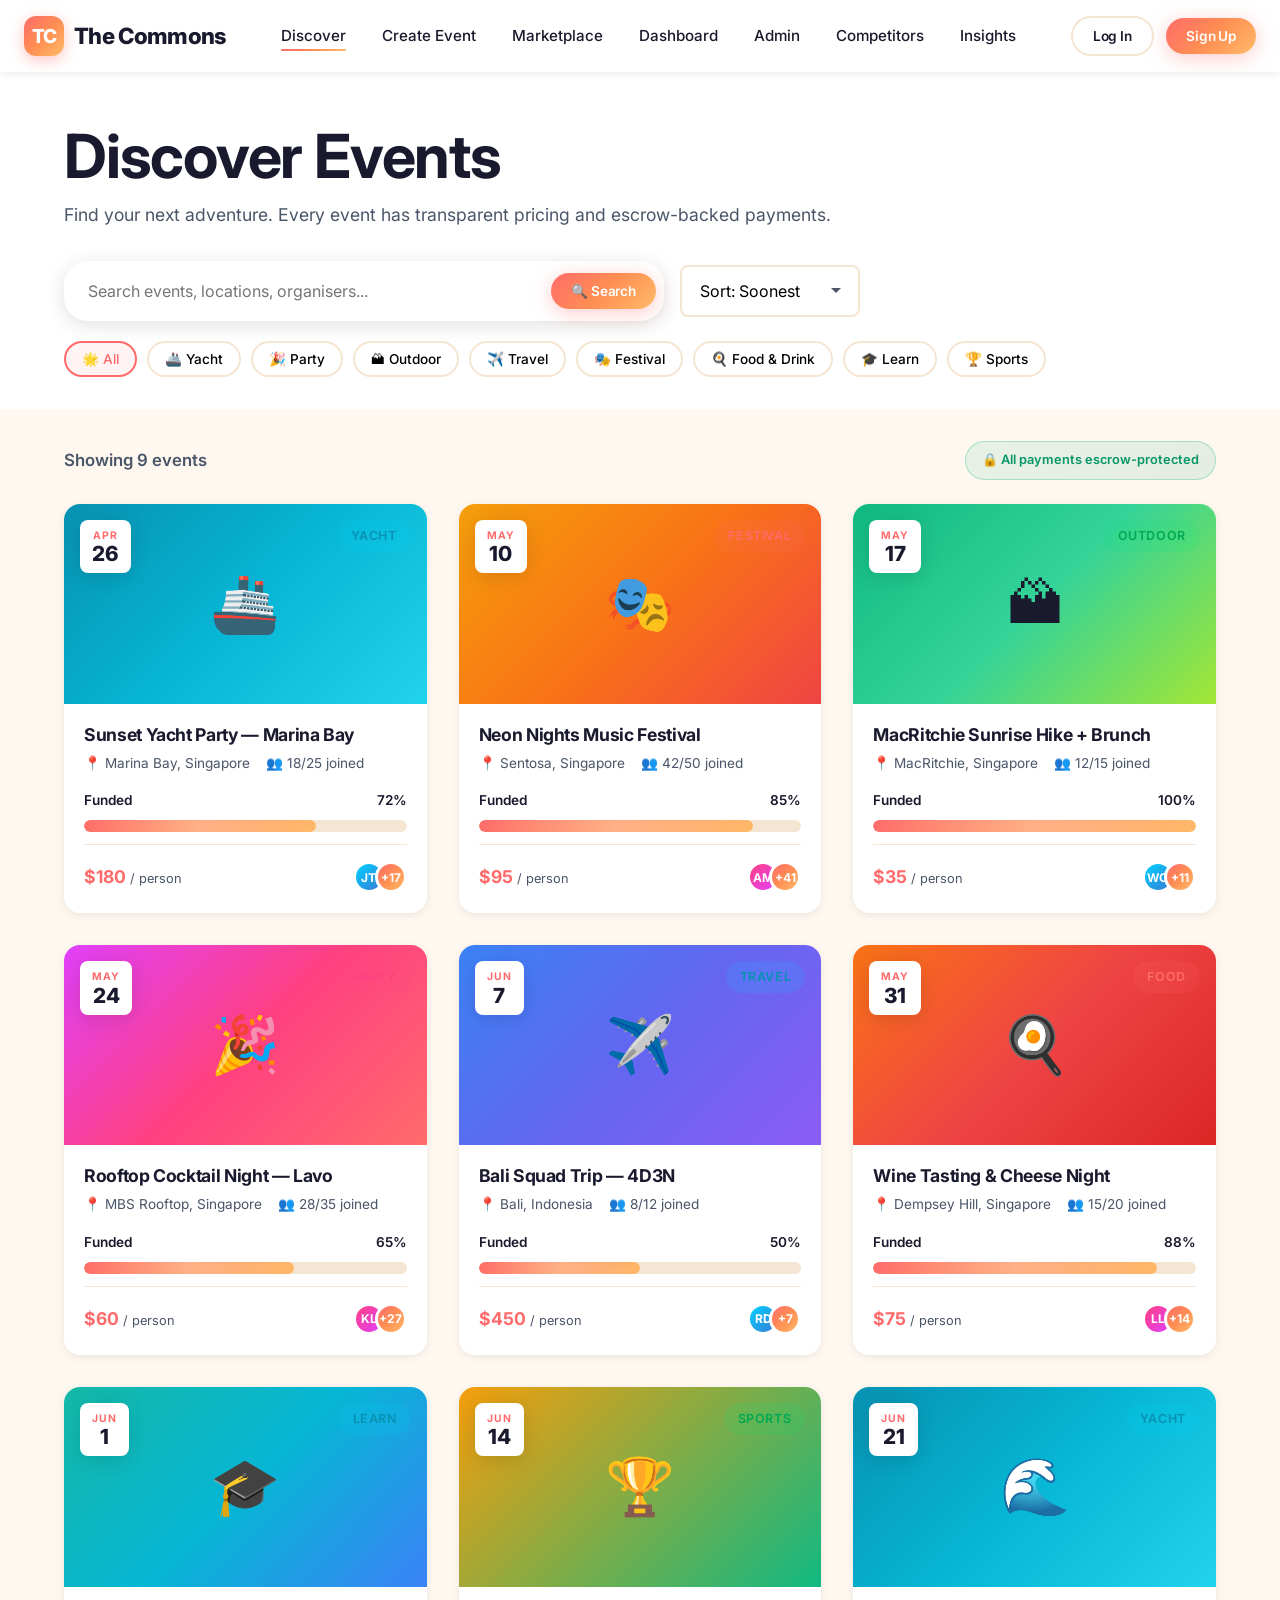
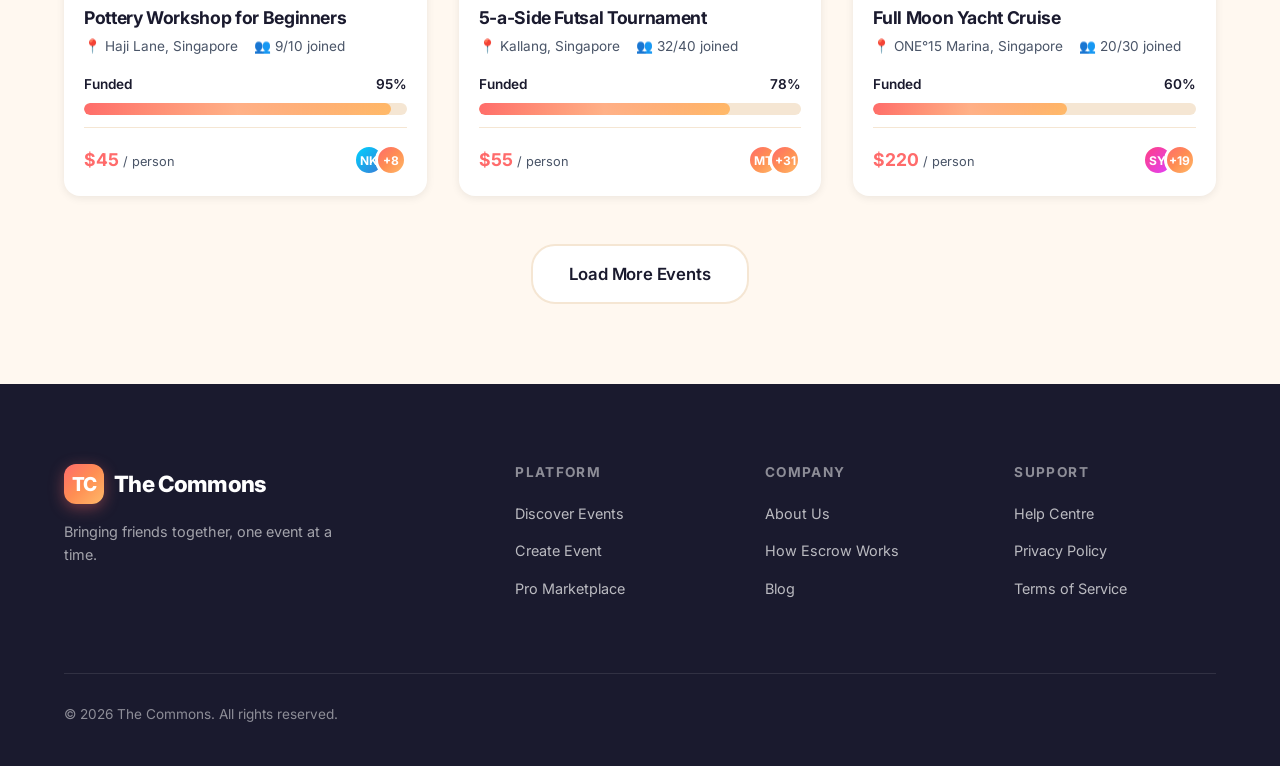
<file: events.html>
<!DOCTYPE html>
<html lang="en">
<head>
  <meta charset="UTF-8">
  <meta name="viewport" content="width=device-width, initial-scale=1.0">
  <title>Discover Events — The Commons</title>
  <meta name="description" content="Browse and join events with escrow-backed payments. Yacht parties, festivals, hikes, travel and more.">
  <meta property="og:title" content="Discover Events — The Commons">
  <meta property="og:description" content="Browse and join events with escrow-backed payments. Yacht parties, festivals, hikes, travel and more.">
  <meta property="og:image" content="https://derrick-pixel.github.io/the-commons/og-image.jpg">
  <meta name="twitter:card" content="summary_large_image">
  <link rel="icon" type="image/svg+xml" href="favicon.svg">
  <link rel="preconnect" href="https://fonts.googleapis.com">
  <link href="https://fonts.googleapis.com/css2?family=Inter:wght@400;500;600;700;800;900&display=swap" rel="stylesheet">
  <link rel="stylesheet" href="styles.css">
</head>
<body>
  <!-- Navigation -->
  <nav class="navbar scrolled" id="navbar">
    <div class="nav-inner">
      <a href="index.html" class="nav-logo">
        <div class="logo-icon">TC</div>
        The Commons
      </a>
      <ul class="nav-links">
        <li><a href="events.html" class="active">Discover</a></li>
        <li><a href="create.html">Create Event</a></li>
        <li><a href="marketplace.html">Marketplace</a></li>
        <li><a href="dashboard.html">Dashboard</a></li>
        <li><a href="admin.html">Admin</a></li>
        <li><a href="admin-competitors.html">Competitors</a></li>
        <li><a href="admin-insights.html">Insights</a></li>
      </ul>
      <div class="nav-actions">
        <button class="btn btn-secondary btn-sm" onclick="openAuthModal('login')">Log In</button>
        <button class="btn btn-primary btn-sm" onclick="openAuthModal('signup')">Sign Up</button>
      </div>
      <button class="mobile-toggle" onclick="toggleMobileMenu()">&#9776;</button>
    </div>
  </nav>

  <div class="mobile-menu" id="mobileMenu">
    <a href="events.html">Discover Events</a>
    <a href="create.html">Create Event</a>
    <a href="marketplace.html">Marketplace</a>
    <a href="dashboard.html">Dashboard</a>
    <a href="admin.html">Admin Panel</a>
    <a href="admin-competitors.html">Competitors</a>
    <a href="admin-insights.html">Market Insights</a>
  </div>

  <!-- Page Header -->
  <section style="padding-top: calc(var(--nav-height) + 48px); padding-bottom: 32px; background: white;">
    <div class="container">
      <h1 style="margin-bottom: 8px;">Discover Events</h1>
      <p style="font-size: 1.1rem;">Find your next adventure. Every event has transparent pricing and escrow-backed payments.</p>

      <!-- Search & Filter Bar -->
      <div style="margin-top: 32px; display: flex; gap: 16px; flex-wrap: wrap; align-items: center;">
        <div class="search-bar" style="flex: 1; min-width: 280px;">
          <input type="text" placeholder="Search events, locations, organisers..." id="searchInput" oninput="filterEvents()">
          <button class="btn btn-primary btn-sm">&#128269; Search</button>
        </div>
        <select style="max-width: 180px;" id="sortSelect" onchange="filterEvents()">
          <option value="date">Sort: Soonest</option>
          <option value="popular">Sort: Most Popular</option>
          <option value="price-low">Sort: Price Low</option>
          <option value="price-high">Sort: Price High</option>
        </select>
      </div>

      <!-- Category Filters -->
      <div style="display: flex; gap: 10px; flex-wrap: wrap; margin-top: 20px;">
        <button class="category-tag active" onclick="setCategory(this, 'all')">&#127775; All</button>
        <button class="category-tag" onclick="setCategory(this, 'yacht')">&#128674; Yacht</button>
        <button class="category-tag" onclick="setCategory(this, 'party')">&#127881; Party</button>
        <button class="category-tag" onclick="setCategory(this, 'hike')">&#127956; Outdoor</button>
        <button class="category-tag" onclick="setCategory(this, 'travel')">&#9992;&#65039; Travel</button>
        <button class="category-tag" onclick="setCategory(this, 'festival')">&#127917; Festival</button>
        <button class="category-tag" onclick="setCategory(this, 'food')">&#127859; Food & Drink</button>
        <button class="category-tag" onclick="setCategory(this, 'learn')">&#127891; Learn</button>
        <button class="category-tag" onclick="setCategory(this, 'sport')">&#127942; Sports</button>
      </div>
    </div>
  </section>

  <!-- Events Grid -->
  <section style="padding: 32px 0 80px; background: var(--sand);">
    <div class="container">
      <!-- Results info -->
      <div style="display: flex; justify-content: space-between; align-items: center; margin-bottom: 24px;">
        <p style="font-weight: 600;" id="resultsCount">Showing 9 events</p>
        <div class="escrow-badge">&#128274; All payments escrow-protected</div>
      </div>

      <div class="grid-3" id="eventsGrid">
        <!-- Yacht 1 -->
        <a href="event.html" class="event-card fade-in visible" data-category="yacht" data-price="180">
          <div class="event-card-img">
            <div class="img-placeholder bg-yacht">&#128674;</div>
            <div class="event-date-badge">
              <div class="month">Apr</div>
              <div class="day">26</div>
            </div>
            <span class="badge badge-ocean event-category">Yacht</span>
          </div>
          <div class="event-card-body">
            <h4>Sunset Yacht Party — Marina Bay</h4>
            <div class="event-card-meta">
              <span>&#128205; Marina Bay, Singapore</span>
              <span>&#128101; 18/25 joined</span>
            </div>
            <div style="margin-bottom: 12px;">
              <div class="progress-label"><span>Funded</span><span>72%</span></div>
              <div class="progress-bar"><div class="progress-fill" style="width: 72%;"></div></div>
            </div>
            <div class="event-card-footer">
              <div class="price">$180 <span>/ person</span></div>
              <div class="avatar-stack">
                <div class="avatar avatar-sm" style="background: var(--ocean-gradient);">JT</div>
                <div class="avatar avatar-sm" style="background: var(--sunset-gradient);">+17</div>
              </div>
            </div>
          </div>
        </a>

        <!-- Festival -->
        <a href="event.html" class="event-card fade-in visible" data-category="festival" data-price="95">
          <div class="event-card-img">
            <div class="img-placeholder bg-festival">&#127917;</div>
            <div class="event-date-badge">
              <div class="month">May</div>
              <div class="day">10</div>
            </div>
            <span class="badge badge-coral event-category">Festival</span>
          </div>
          <div class="event-card-body">
            <h4>Neon Nights Music Festival</h4>
            <div class="event-card-meta">
              <span>&#128205; Sentosa, Singapore</span>
              <span>&#128101; 42/50 joined</span>
            </div>
            <div style="margin-bottom: 12px;">
              <div class="progress-label"><span>Funded</span><span>85%</span></div>
              <div class="progress-bar"><div class="progress-fill" style="width: 85%;"></div></div>
            </div>
            <div class="event-card-footer">
              <div class="price">$95 <span>/ person</span></div>
              <div class="avatar-stack">
                <div class="avatar avatar-sm" style="background: var(--party-gradient);">AM</div>
                <div class="avatar avatar-sm" style="background: var(--sunset-gradient);">+41</div>
              </div>
            </div>
          </div>
        </a>

        <!-- Hike -->
        <a href="event.html" class="event-card fade-in visible" data-category="hike" data-price="35">
          <div class="event-card-img">
            <div class="img-placeholder bg-hike">&#127956;</div>
            <div class="event-date-badge">
              <div class="month">May</div>
              <div class="day">17</div>
            </div>
            <span class="badge badge-green event-category">Outdoor</span>
          </div>
          <div class="event-card-body">
            <h4>MacRitchie Sunrise Hike + Brunch</h4>
            <div class="event-card-meta">
              <span>&#128205; MacRitchie, Singapore</span>
              <span>&#128101; 12/15 joined</span>
            </div>
            <div style="margin-bottom: 12px;">
              <div class="progress-label"><span>Funded</span><span>100%</span></div>
              <div class="progress-bar"><div class="progress-fill" style="width: 100%;"></div></div>
            </div>
            <div class="event-card-footer">
              <div class="price">$35 <span>/ person</span></div>
              <div class="avatar-stack">
                <div class="avatar avatar-sm" style="background: var(--ocean-gradient);">WC</div>
                <div class="avatar avatar-sm" style="background: var(--sunset-gradient);">+11</div>
              </div>
            </div>
          </div>
        </a>

        <!-- Party -->
        <a href="event.html" class="event-card fade-in visible" data-category="party" data-price="60">
          <div class="event-card-img">
            <div class="img-placeholder bg-party">&#127881;</div>
            <div class="event-date-badge">
              <div class="month">May</div>
              <div class="day">24</div>
            </div>
            <span class="badge badge-pink event-category">Party</span>
          </div>
          <div class="event-card-body">
            <h4>Rooftop Cocktail Night — Lavo</h4>
            <div class="event-card-meta">
              <span>&#128205; MBS Rooftop, Singapore</span>
              <span>&#128101; 28/35 joined</span>
            </div>
            <div style="margin-bottom: 12px;">
              <div class="progress-label"><span>Funded</span><span>65%</span></div>
              <div class="progress-bar"><div class="progress-fill" style="width: 65%;"></div></div>
            </div>
            <div class="event-card-footer">
              <div class="price">$60 <span>/ person</span></div>
              <div class="avatar-stack">
                <div class="avatar avatar-sm" style="background: var(--party-gradient);">KL</div>
                <div class="avatar avatar-sm" style="background: var(--sunset-gradient);">+27</div>
              </div>
            </div>
          </div>
        </a>

        <!-- Travel -->
        <a href="event.html" class="event-card fade-in visible" data-category="travel" data-price="450">
          <div class="event-card-img">
            <div class="img-placeholder bg-travel">&#9992;&#65039;</div>
            <div class="event-date-badge">
              <div class="month">Jun</div>
              <div class="day">7</div>
            </div>
            <span class="badge badge-ocean event-category">Travel</span>
          </div>
          <div class="event-card-body">
            <h4>Bali Squad Trip — 4D3N</h4>
            <div class="event-card-meta">
              <span>&#128205; Bali, Indonesia</span>
              <span>&#128101; 8/12 joined</span>
            </div>
            <div style="margin-bottom: 12px;">
              <div class="progress-label"><span>Funded</span><span>50%</span></div>
              <div class="progress-bar"><div class="progress-fill" style="width: 50%;"></div></div>
            </div>
            <div class="event-card-footer">
              <div class="price">$450 <span>/ person</span></div>
              <div class="avatar-stack">
                <div class="avatar avatar-sm" style="background: var(--ocean-gradient);">RD</div>
                <div class="avatar avatar-sm" style="background: var(--sunset-gradient);">+7</div>
              </div>
            </div>
          </div>
        </a>

        <!-- Food -->
        <a href="event.html" class="event-card fade-in visible" data-category="food" data-price="75">
          <div class="event-card-img">
            <div class="img-placeholder bg-food">&#127859;</div>
            <div class="event-date-badge">
              <div class="month">May</div>
              <div class="day">31</div>
            </div>
            <span class="badge badge-coral event-category">Food</span>
          </div>
          <div class="event-card-body">
            <h4>Wine Tasting & Cheese Night</h4>
            <div class="event-card-meta">
              <span>&#128205; Dempsey Hill, Singapore</span>
              <span>&#128101; 15/20 joined</span>
            </div>
            <div style="margin-bottom: 12px;">
              <div class="progress-label"><span>Funded</span><span>88%</span></div>
              <div class="progress-bar"><div class="progress-fill" style="width: 88%;"></div></div>
            </div>
            <div class="event-card-footer">
              <div class="price">$75 <span>/ person</span></div>
              <div class="avatar-stack">
                <div class="avatar avatar-sm" style="background: var(--party-gradient);">LL</div>
                <div class="avatar avatar-sm" style="background: var(--sunset-gradient);">+14</div>
              </div>
            </div>
          </div>
        </a>

        <!-- Learn -->
        <a href="event.html" class="event-card fade-in visible" data-category="learn" data-price="45">
          <div class="event-card-img">
            <div class="img-placeholder bg-learn">&#127891;</div>
            <div class="event-date-badge">
              <div class="month">Jun</div>
              <div class="day">1</div>
            </div>
            <span class="badge badge-ocean event-category">Learn</span>
          </div>
          <div class="event-card-body">
            <h4>Pottery Workshop for Beginners</h4>
            <div class="event-card-meta">
              <span>&#128205; Haji Lane, Singapore</span>
              <span>&#128101; 9/10 joined</span>
            </div>
            <div style="margin-bottom: 12px;">
              <div class="progress-label"><span>Funded</span><span>95%</span></div>
              <div class="progress-bar"><div class="progress-fill" style="width: 95%;"></div></div>
            </div>
            <div class="event-card-footer">
              <div class="price">$45 <span>/ person</span></div>
              <div class="avatar-stack">
                <div class="avatar avatar-sm" style="background: var(--ocean-gradient);">NK</div>
                <div class="avatar avatar-sm" style="background: var(--sunset-gradient);">+8</div>
              </div>
            </div>
          </div>
        </a>

        <!-- Sport -->
        <a href="event.html" class="event-card fade-in visible" data-category="sport" data-price="55">
          <div class="event-card-img">
            <div class="img-placeholder" style="background: linear-gradient(135deg, #F59E0B, #10B981);">&#127942;</div>
            <div class="event-date-badge">
              <div class="month">Jun</div>
              <div class="day">14</div>
            </div>
            <span class="badge badge-green event-category">Sports</span>
          </div>
          <div class="event-card-body">
            <h4>5-a-Side Futsal Tournament</h4>
            <div class="event-card-meta">
              <span>&#128205; Kallang, Singapore</span>
              <span>&#128101; 32/40 joined</span>
            </div>
            <div style="margin-bottom: 12px;">
              <div class="progress-label"><span>Funded</span><span>78%</span></div>
              <div class="progress-bar"><div class="progress-fill" style="width: 78%;"></div></div>
            </div>
            <div class="event-card-footer">
              <div class="price">$55 <span>/ person</span></div>
              <div class="avatar-stack">
                <div class="avatar avatar-sm" style="background: var(--sunset-gradient);">MT</div>
                <div class="avatar avatar-sm" style="background: var(--sunset-gradient);">+31</div>
              </div>
            </div>
          </div>
        </a>

        <!-- Yacht 2 -->
        <a href="event.html" class="event-card fade-in visible" data-category="yacht" data-price="220">
          <div class="event-card-img">
            <div class="img-placeholder bg-yacht">&#127754;</div>
            <div class="event-date-badge">
              <div class="month">Jun</div>
              <div class="day">21</div>
            </div>
            <span class="badge badge-ocean event-category">Yacht</span>
          </div>
          <div class="event-card-body">
            <h4>Full Moon Yacht Cruise</h4>
            <div class="event-card-meta">
              <span>&#128205; ONE&#176;15 Marina, Singapore</span>
              <span>&#128101; 20/30 joined</span>
            </div>
            <div style="margin-bottom: 12px;">
              <div class="progress-label"><span>Funded</span><span>60%</span></div>
              <div class="progress-bar"><div class="progress-fill" style="width: 60%;"></div></div>
            </div>
            <div class="event-card-footer">
              <div class="price">$220 <span>/ person</span></div>
              <div class="avatar-stack">
                <div class="avatar avatar-sm" style="background: var(--party-gradient);">SY</div>
                <div class="avatar avatar-sm" style="background: var(--sunset-gradient);">+19</div>
              </div>
            </div>
          </div>
        </a>
      </div>

      <!-- Load More -->
      <div style="text-align: center; margin-top: 48px;">
        <button class="btn btn-secondary btn-lg" onclick="showToast('More events loaded!')">Load More Events</button>
      </div>
    </div>
  </section>

  <!-- Footer -->
  <footer class="footer">
    <div class="container">
      <div class="footer-grid">
        <div class="footer-brand">
          <div class="nav-logo" style="color: white;">
            <div class="logo-icon">TC</div>
            The Commons
          </div>
          <p>Bringing friends together, one event at a time.</p>
        </div>
        <div>
          <h5>Platform</h5>
          <ul class="footer-links">
            <li><a href="events.html">Discover Events</a></li>
            <li><a href="create.html">Create Event</a></li>
            <li><a href="marketplace.html">Pro Marketplace</a></li>
          </ul>
        </div>
        <div>
          <h5>Company</h5>
          <ul class="footer-links">
            <li><a href="#">About Us</a></li>
            <li><a href="#">How Escrow Works</a></li>
            <li><a href="#">Blog</a></li>
          </ul>
        </div>
        <div>
          <h5>Support</h5>
          <ul class="footer-links">
            <li><a href="#">Help Centre</a></li>
            <li><a href="#">Privacy Policy</a></li>
            <li><a href="#">Terms of Service</a></li>
          </ul>
        </div>
      </div>
      <div class="footer-bottom">
        <span>&copy; 2026 The Commons. All rights reserved.</span>
      </div>
    </div>
  </footer>

  <!-- Auth Modal -->
  <div class="modal-overlay" id="authModal">
    <div class="modal">
      <div class="modal-header">
        <h3 id="authTitle">Welcome Back</h3>
        <button class="modal-close" onclick="closeAuthModal()">&times;</button>
      </div>
      <div id="loginForm">
        <div class="form-group">
          <label>Email</label>
          <input type="email" placeholder="you@example.com">
        </div>
        <div class="form-group">
          <label>Password</label>
          <input type="password" placeholder="Enter password">
        </div>
        <button class="btn btn-primary btn-lg" style="width: 100%;" onclick="handleAuth()">Log In</button>
        <p style="text-align: center; margin-top: 16px; font-size: 0.9rem;">Don't have an account? <a href="#" style="color: var(--coral); font-weight: 600;" onclick="openAuthModal('signup')">Sign Up</a></p>
      </div>
      <div id="signupForm" style="display: none;">
        <div class="form-group"><label>Full Name</label><input type="text" placeholder="Your full name"></div>
        <div class="form-group"><label>Email</label><input type="email" placeholder="you@example.com"></div>
        <div class="form-group"><label>Password</label><input type="password" placeholder="Create a password"></div>
        <button class="btn btn-primary btn-lg" style="width: 100%;" onclick="handleAuth()">Create Account</button>
      </div>
    </div>
  </div>

  <!-- Toast -->
  <div class="toast" id="toast"></div>

  <script src="app.js"></script>
</body>
</html>
</file>
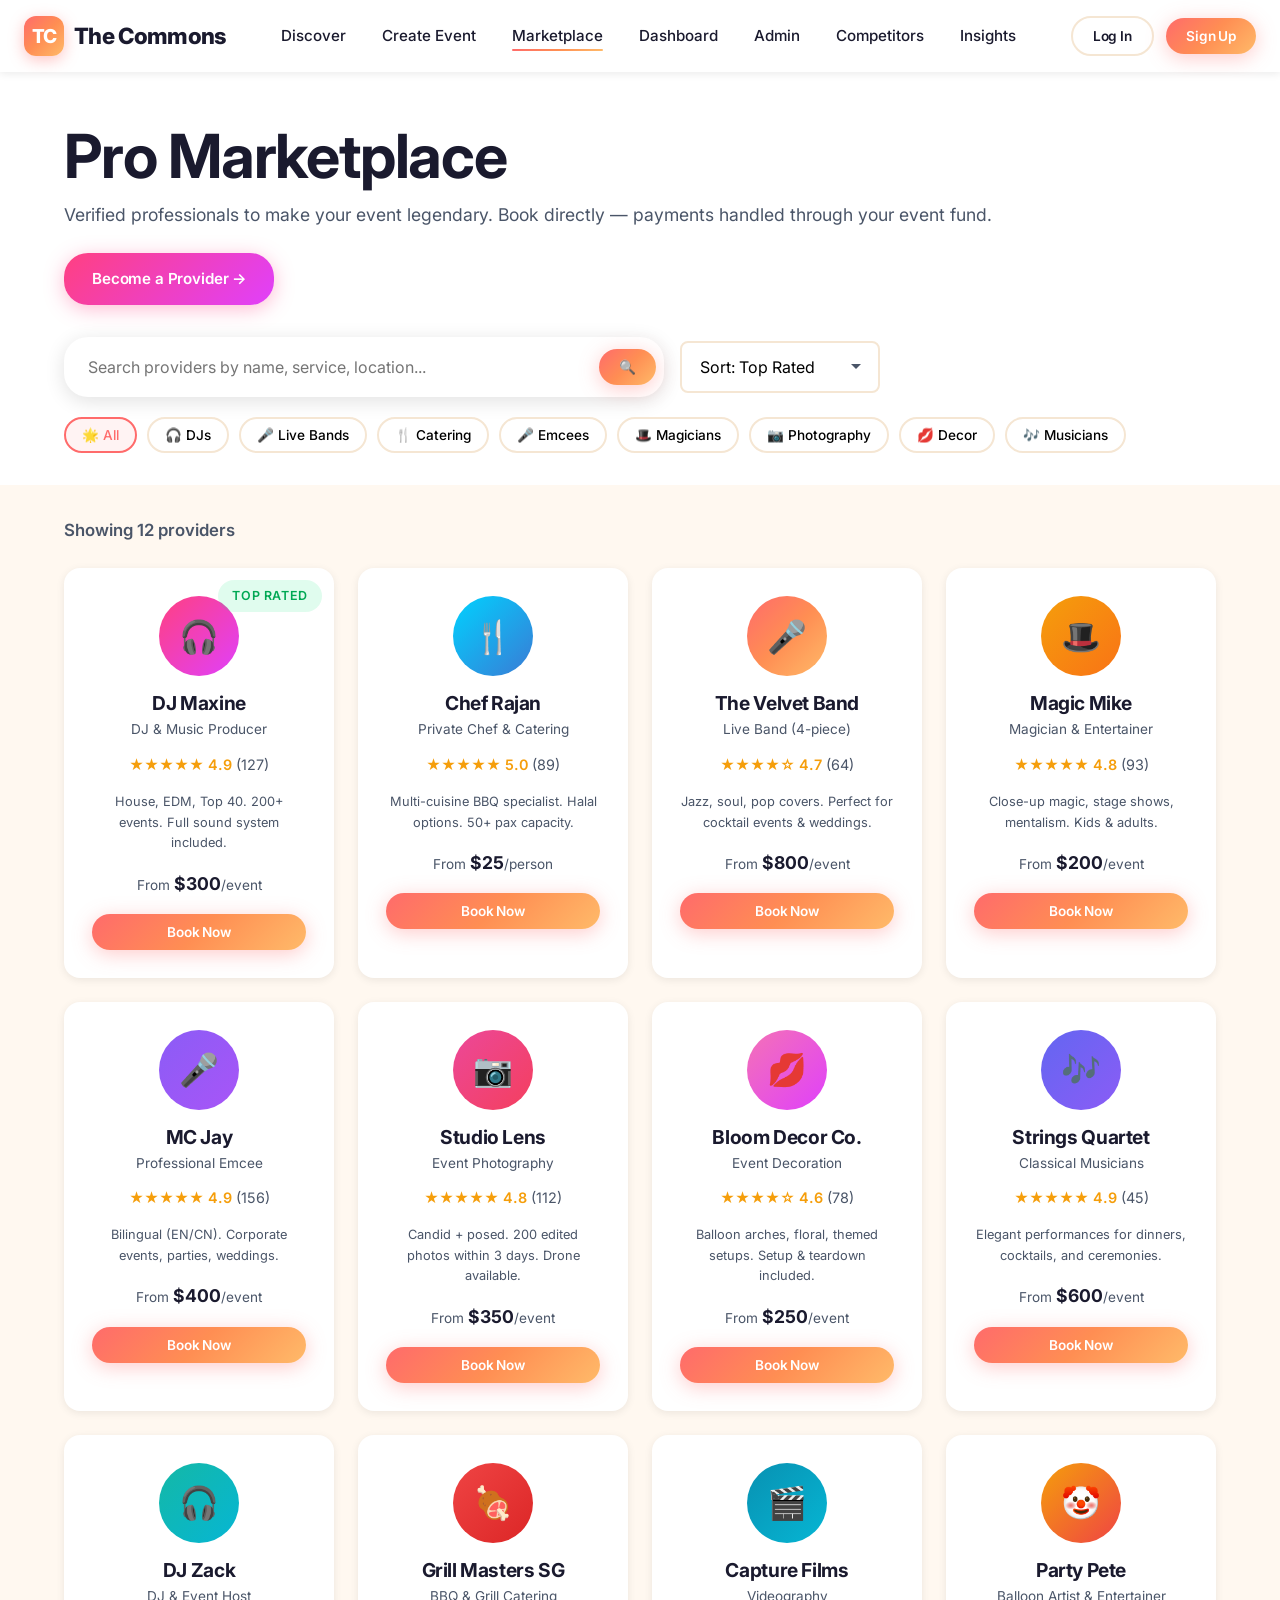
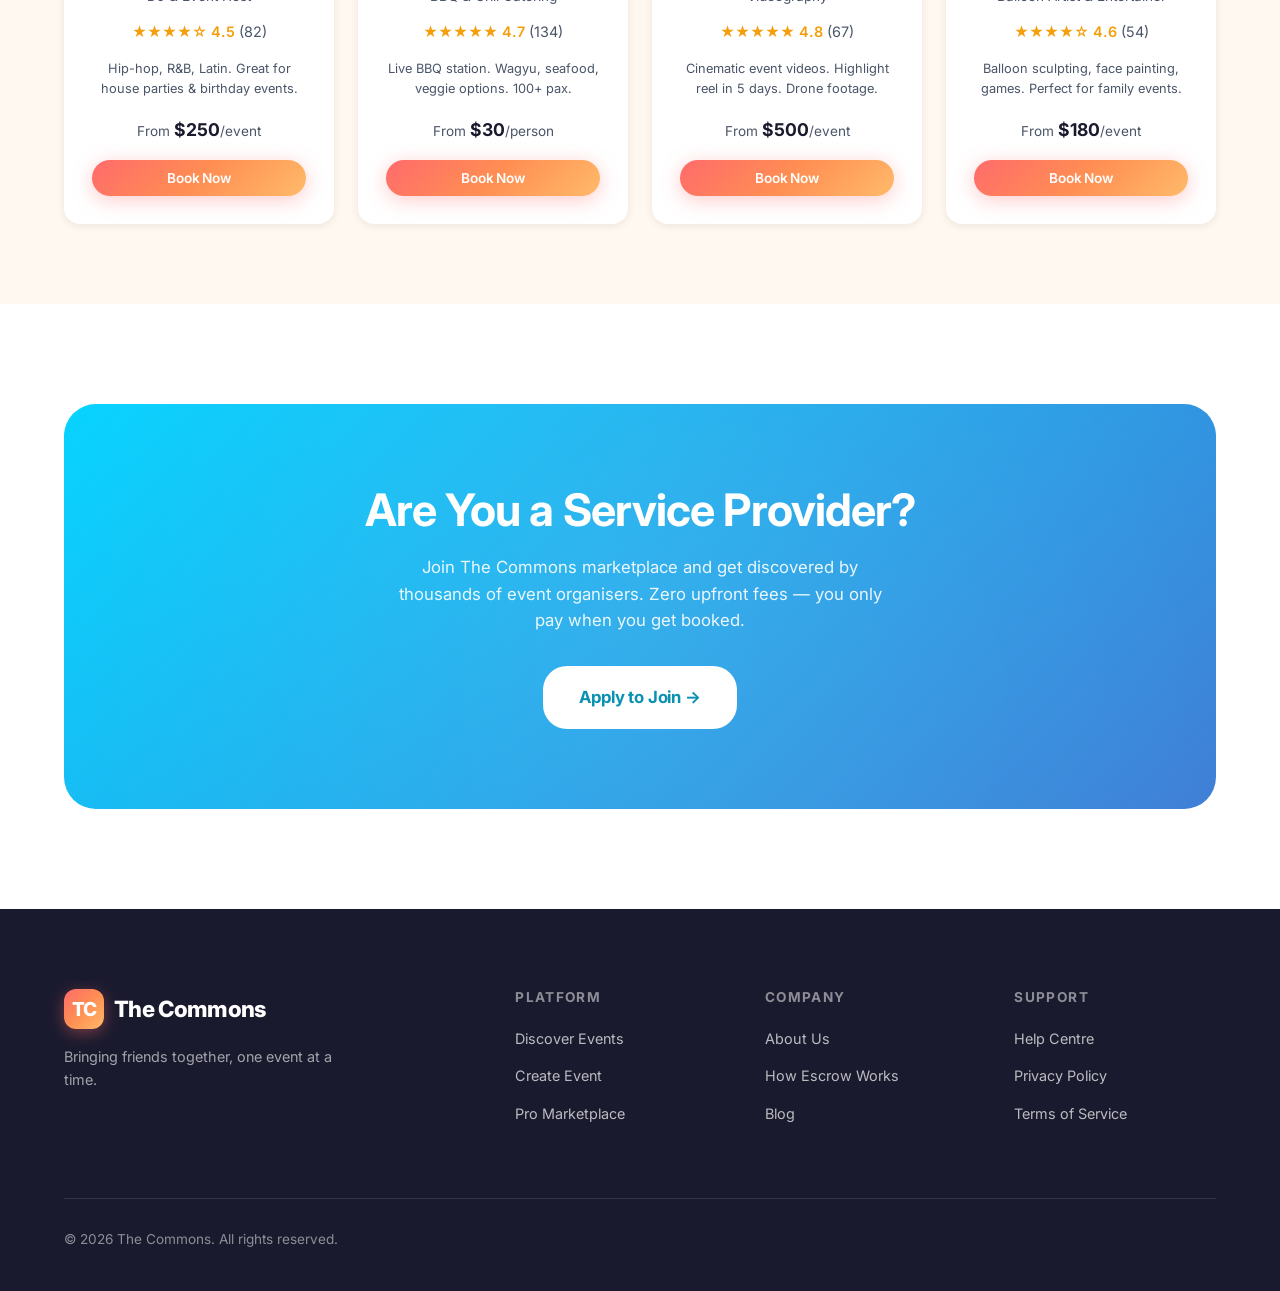
<file: marketplace.html>
<!DOCTYPE html>
<html lang="en">
<head>
  <meta charset="UTF-8">
  <meta name="viewport" content="width=device-width, initial-scale=1.0">
  <title>Pro Marketplace — The Commons</title>
  <meta name="description" content="Book verified DJs, chefs, photographers, bands and more for your event. Payments handled through your event fund.">
  <meta property="og:title" content="Pro Marketplace — The Commons">
  <meta property="og:description" content="Book verified professionals for your event. DJs, chefs, photographers, bands and more.">
  <meta property="og:image" content="https://derrick-pixel.github.io/the-commons/og-image.jpg">
  <meta name="twitter:card" content="summary_large_image">
  <link rel="icon" type="image/svg+xml" href="favicon.svg">
  <link rel="preconnect" href="https://fonts.googleapis.com">
  <link href="https://fonts.googleapis.com/css2?family=Inter:wght@400;500;600;700;800;900&display=swap" rel="stylesheet">
  <link rel="stylesheet" href="styles.css">
</head>
<body>
  <!-- Navigation -->
  <nav class="navbar scrolled" id="navbar">
    <div class="nav-inner">
      <a href="index.html" class="nav-logo">
        <div class="logo-icon">TC</div>
        The Commons
      </a>
      <ul class="nav-links">
        <li><a href="events.html">Discover</a></li>
        <li><a href="create.html">Create Event</a></li>
        <li><a href="marketplace.html" class="active">Marketplace</a></li>
        <li><a href="dashboard.html">Dashboard</a></li>
        <li><a href="admin.html">Admin</a></li>
        <li><a href="admin-competitors.html">Competitors</a></li>
        <li><a href="admin-insights.html">Insights</a></li>
      </ul>
      <div class="nav-actions">
        <button class="btn btn-secondary btn-sm" onclick="openAuthModal('login')">Log In</button>
        <button class="btn btn-primary btn-sm" onclick="openAuthModal('signup')">Sign Up</button>
      </div>
      <button class="mobile-toggle" onclick="toggleMobileMenu()">&#9776;</button>
    </div>
  </nav>

  <div class="mobile-menu" id="mobileMenu">
    <a href="events.html">Discover Events</a>
    <a href="create.html">Create Event</a>
    <a href="marketplace.html">Marketplace</a>
    <a href="dashboard.html">Dashboard</a>
    <a href="admin.html">Admin Panel</a>
    <a href="admin-competitors.html">Competitors</a>
    <a href="admin-insights.html">Market Insights</a>
  </div>

  <!-- Page Header -->
  <section style="padding-top: calc(var(--nav-height) + 48px); padding-bottom: 32px; background: white;">
    <div class="container">
      <div style="display: flex; justify-content: space-between; align-items: flex-start; flex-wrap: wrap; gap: 24px;">
        <div>
          <h1 style="margin-bottom: 8px;">Pro Marketplace</h1>
          <p style="font-size: 1.1rem;">Verified professionals to make your event legendary. Book directly — payments handled through your event fund.</p>
        </div>
        <a href="#" class="btn btn-party" onclick="openProviderSignupModal(); return false;">Become a Provider &#8594;</a>
      </div>

      <!-- Search -->
      <div style="margin-top: 32px; display: flex; gap: 16px; flex-wrap: wrap; align-items: center;">
        <div class="search-bar" style="flex: 1; min-width: 280px;">
          <input type="text" placeholder="Search providers by name, service, location..." id="providerSearch" oninput="filterProviders()">
          <button class="btn btn-primary btn-sm">&#128269;</button>
        </div>
        <select style="max-width: 200px;" id="providerSort">
          <option>Sort: Top Rated</option>
          <option>Sort: Price Low</option>
          <option>Sort: Price High</option>
          <option>Sort: Most Booked</option>
        </select>
      </div>

      <!-- Category Filters -->
      <div style="display: flex; gap: 10px; flex-wrap: wrap; margin-top: 20px;">
        <button class="category-tag active" onclick="setProviderCategory(this, 'all')">&#127775; All</button>
        <button class="category-tag" onclick="setProviderCategory(this, 'dj')">&#127911; DJs</button>
        <button class="category-tag" onclick="setProviderCategory(this, 'band')">&#127908; Live Bands</button>
        <button class="category-tag" onclick="setProviderCategory(this, 'catering')">&#127860; Catering</button>
        <button class="category-tag" onclick="setProviderCategory(this, 'emcee')">&#127908; Emcees</button>
        <button class="category-tag" onclick="setProviderCategory(this, 'magician')">&#127913; Magicians</button>
        <button class="category-tag" onclick="setProviderCategory(this, 'photo')">&#128247; Photography</button>
        <button class="category-tag" onclick="setProviderCategory(this, 'decor')">&#128139; Decor</button>
        <button class="category-tag" onclick="setProviderCategory(this, 'musician')">&#127926; Musicians</button>
      </div>
    </div>
  </section>

  <!-- Providers Grid -->
  <section style="padding: 32px 0 80px; background: var(--sand);">
    <div class="container">
      <p style="font-weight: 600; margin-bottom: 24px;" id="providerCount">Showing 12 providers</p>

      <div class="grid-4" id="providersGrid">
        <!-- DJ Maxine -->
        <div class="provider-card fade-in visible" data-category="dj">
          <div style="position: absolute; top: 12px; right: 12px;"><span class="badge badge-green">Top Rated</span></div>
          <div class="provider-avatar" style="background: var(--party-gradient); color: white;">&#127911;</div>
          <h4>DJ Maxine</h4>
          <div class="provider-type">DJ & Music Producer</div>
          <div class="provider-rating">&#9733;&#9733;&#9733;&#9733;&#9733; 4.9 <span style="color: var(--slate); font-weight: 400;">(127)</span></div>
          <p style="font-size: 0.8rem; color: var(--slate); margin-bottom: 16px;">House, EDM, Top 40. 200+ events. Full sound system included.</p>
          <div class="provider-price">From <strong>$300</strong>/event</div>
          <button class="btn btn-primary btn-sm" style="width: 100%; margin-top: 16px;" onclick="openBookingModal('DJ Maxine', '$300')">Book Now</button>
        </div>

        <!-- Chef Rajan -->
        <div class="provider-card fade-in visible" data-category="catering">
          <div class="provider-avatar" style="background: var(--ocean-gradient); color: white;">&#127860;</div>
          <h4>Chef Rajan</h4>
          <div class="provider-type">Private Chef & Catering</div>
          <div class="provider-rating">&#9733;&#9733;&#9733;&#9733;&#9733; 5.0 <span style="color: var(--slate); font-weight: 400;">(89)</span></div>
          <p style="font-size: 0.8rem; color: var(--slate); margin-bottom: 16px;">Multi-cuisine BBQ specialist. Halal options. 50+ pax capacity.</p>
          <div class="provider-price">From <strong>$25</strong>/person</div>
          <button class="btn btn-primary btn-sm" style="width: 100%; margin-top: 16px;" onclick="openBookingModal('Chef Rajan', '$25/pax')">Book Now</button>
        </div>

        <!-- Velvet Band -->
        <div class="provider-card fade-in visible" data-category="band">
          <div class="provider-avatar" style="background: var(--sunset-gradient); color: white;">&#127908;</div>
          <h4>The Velvet Band</h4>
          <div class="provider-type">Live Band (4-piece)</div>
          <div class="provider-rating">&#9733;&#9733;&#9733;&#9733;&#9734; 4.7 <span style="color: var(--slate); font-weight: 400;">(64)</span></div>
          <p style="font-size: 0.8rem; color: var(--slate); margin-bottom: 16px;">Jazz, soul, pop covers. Perfect for cocktail events & weddings.</p>
          <div class="provider-price">From <strong>$800</strong>/event</div>
          <button class="btn btn-primary btn-sm" style="width: 100%; margin-top: 16px;" onclick="openBookingModal('The Velvet Band', '$800')">Book Now</button>
        </div>

        <!-- Magic Mike -->
        <div class="provider-card fade-in visible" data-category="magician">
          <div class="provider-avatar" style="background: linear-gradient(135deg, #F59E0B, #F97316); color: white;">&#127913;</div>
          <h4>Magic Mike</h4>
          <div class="provider-type">Magician & Entertainer</div>
          <div class="provider-rating">&#9733;&#9733;&#9733;&#9733;&#9733; 4.8 <span style="color: var(--slate); font-weight: 400;">(93)</span></div>
          <p style="font-size: 0.8rem; color: var(--slate); margin-bottom: 16px;">Close-up magic, stage shows, mentalism. Kids & adults.</p>
          <div class="provider-price">From <strong>$200</strong>/event</div>
          <button class="btn btn-primary btn-sm" style="width: 100%; margin-top: 16px;" onclick="openBookingModal('Magic Mike', '$200')">Book Now</button>
        </div>

        <!-- MC Jay -->
        <div class="provider-card fade-in visible" data-category="emcee">
          <div class="provider-avatar" style="background: linear-gradient(135deg, #8B5CF6, #A855F7); color: white;">&#127908;</div>
          <h4>MC Jay</h4>
          <div class="provider-type">Professional Emcee</div>
          <div class="provider-rating">&#9733;&#9733;&#9733;&#9733;&#9733; 4.9 <span style="color: var(--slate); font-weight: 400;">(156)</span></div>
          <p style="font-size: 0.8rem; color: var(--slate); margin-bottom: 16px;">Bilingual (EN/CN). Corporate events, parties, weddings.</p>
          <div class="provider-price">From <strong>$400</strong>/event</div>
          <button class="btn btn-primary btn-sm" style="width: 100%; margin-top: 16px;" onclick="openBookingModal('MC Jay', '$400')">Book Now</button>
        </div>

        <!-- Studio Lens -->
        <div class="provider-card fade-in visible" data-category="photo">
          <div class="provider-avatar" style="background: linear-gradient(135deg, #EC4899, #F43F5E); color: white;">&#128247;</div>
          <h4>Studio Lens</h4>
          <div class="provider-type">Event Photography</div>
          <div class="provider-rating">&#9733;&#9733;&#9733;&#9733;&#9733; 4.8 <span style="color: var(--slate); font-weight: 400;">(112)</span></div>
          <p style="font-size: 0.8rem; color: var(--slate); margin-bottom: 16px;">Candid + posed. 200 edited photos within 3 days. Drone available.</p>
          <div class="provider-price">From <strong>$350</strong>/event</div>
          <button class="btn btn-primary btn-sm" style="width: 100%; margin-top: 16px;" onclick="openBookingModal('Studio Lens', '$350')">Book Now</button>
        </div>

        <!-- Bloom Decor -->
        <div class="provider-card fade-in visible" data-category="decor">
          <div class="provider-avatar" style="background: linear-gradient(135deg, #F472B6, #E040FB); color: white;">&#128139;</div>
          <h4>Bloom Decor Co.</h4>
          <div class="provider-type">Event Decoration</div>
          <div class="provider-rating">&#9733;&#9733;&#9733;&#9733;&#9734; 4.6 <span style="color: var(--slate); font-weight: 400;">(78)</span></div>
          <p style="font-size: 0.8rem; color: var(--slate); margin-bottom: 16px;">Balloon arches, floral, themed setups. Setup & teardown included.</p>
          <div class="provider-price">From <strong>$250</strong>/event</div>
          <button class="btn btn-primary btn-sm" style="width: 100%; margin-top: 16px;" onclick="openBookingModal('Bloom Decor Co.', '$250')">Book Now</button>
        </div>

        <!-- Strings Quartet -->
        <div class="provider-card fade-in visible" data-category="musician">
          <div class="provider-avatar" style="background: linear-gradient(135deg, #6366F1, #8B5CF6); color: white;">&#127926;</div>
          <h4>Strings Quartet</h4>
          <div class="provider-type">Classical Musicians</div>
          <div class="provider-rating">&#9733;&#9733;&#9733;&#9733;&#9733; 4.9 <span style="color: var(--slate); font-weight: 400;">(45)</span></div>
          <p style="font-size: 0.8rem; color: var(--slate); margin-bottom: 16px;">Elegant performances for dinners, cocktails, and ceremonies.</p>
          <div class="provider-price">From <strong>$600</strong>/event</div>
          <button class="btn btn-primary btn-sm" style="width: 100%; margin-top: 16px;" onclick="openBookingModal('Strings Quartet', '$600')">Book Now</button>
        </div>

        <!-- DJ Zack -->
        <div class="provider-card fade-in visible" data-category="dj">
          <div class="provider-avatar" style="background: linear-gradient(135deg, #14B8A6, #06B6D4); color: white;">&#127911;</div>
          <h4>DJ Zack</h4>
          <div class="provider-type">DJ & Event Host</div>
          <div class="provider-rating">&#9733;&#9733;&#9733;&#9733;&#9734; 4.5 <span style="color: var(--slate); font-weight: 400;">(82)</span></div>
          <p style="font-size: 0.8rem; color: var(--slate); margin-bottom: 16px;">Hip-hop, R&B, Latin. Great for house parties & birthday events.</p>
          <div class="provider-price">From <strong>$250</strong>/event</div>
          <button class="btn btn-primary btn-sm" style="width: 100%; margin-top: 16px;" onclick="openBookingModal('DJ Zack', '$250')">Book Now</button>
        </div>

        <!-- Grill Masters -->
        <div class="provider-card fade-in visible" data-category="catering">
          <div class="provider-avatar" style="background: linear-gradient(135deg, #EF4444, #DC2626); color: white;">&#127830;</div>
          <h4>Grill Masters SG</h4>
          <div class="provider-type">BBQ & Grill Catering</div>
          <div class="provider-rating">&#9733;&#9733;&#9733;&#9733;&#9733; 4.7 <span style="color: var(--slate); font-weight: 400;">(134)</span></div>
          <p style="font-size: 0.8rem; color: var(--slate); margin-bottom: 16px;">Live BBQ station. Wagyu, seafood, veggie options. 100+ pax.</p>
          <div class="provider-price">From <strong>$30</strong>/person</div>
          <button class="btn btn-primary btn-sm" style="width: 100%; margin-top: 16px;" onclick="openBookingModal('Grill Masters SG', '$30/pax')">Book Now</button>
        </div>

        <!-- Capture Films -->
        <div class="provider-card fade-in visible" data-category="photo">
          <div class="provider-avatar" style="background: linear-gradient(135deg, #0891B2, #06B6D4); color: white;">&#127916;</div>
          <h4>Capture Films</h4>
          <div class="provider-type">Videography</div>
          <div class="provider-rating">&#9733;&#9733;&#9733;&#9733;&#9733; 4.8 <span style="color: var(--slate); font-weight: 400;">(67)</span></div>
          <p style="font-size: 0.8rem; color: var(--slate); margin-bottom: 16px;">Cinematic event videos. Highlight reel in 5 days. Drone footage.</p>
          <div class="provider-price">From <strong>$500</strong>/event</div>
          <button class="btn btn-primary btn-sm" style="width: 100%; margin-top: 16px;" onclick="openBookingModal('Capture Films', '$500')">Book Now</button>
        </div>

        <!-- Party Pete -->
        <div class="provider-card fade-in visible" data-category="magician">
          <div class="provider-avatar" style="background: linear-gradient(135deg, #F59E0B, #EF4444); color: white;">&#129313;</div>
          <h4>Party Pete</h4>
          <div class="provider-type">Balloon Artist & Entertainer</div>
          <div class="provider-rating">&#9733;&#9733;&#9733;&#9733;&#9734; 4.6 <span style="color: var(--slate); font-weight: 400;">(54)</span></div>
          <p style="font-size: 0.8rem; color: var(--slate); margin-bottom: 16px;">Balloon sculpting, face painting, games. Perfect for family events.</p>
          <div class="provider-price">From <strong>$180</strong>/event</div>
          <button class="btn btn-primary btn-sm" style="width: 100%; margin-top: 16px;" onclick="openBookingModal('Party Pete', '$180')">Book Now</button>
        </div>
      </div>
    </div>
  </section>

  <!-- Become a Provider CTA -->
  <section class="section" style="background: white;">
    <div class="container">
      <div class="cta-section" style="background: var(--ocean-gradient);">
        <h2>Are You a Service Provider?</h2>
        <p>Join The Commons marketplace and get discovered by thousands of event organisers. Zero upfront fees — you only pay when you get booked.</p>
        <a href="#" class="btn btn-lg" style="background: white; color: var(--deep-ocean); font-weight: 700;" onclick="openProviderSignupModal(); return false;">
          Apply to Join &#8594;
        </a>
      </div>
    </div>
  </section>

  <!-- Footer -->
  <footer class="footer">
    <div class="container">
      <div class="footer-grid">
        <div class="footer-brand">
          <div class="nav-logo" style="color: white;">
            <div class="logo-icon">TC</div>
            The Commons
          </div>
          <p>Bringing friends together, one event at a time.</p>
        </div>
        <div>
          <h5>Platform</h5>
          <ul class="footer-links">
            <li><a href="events.html">Discover Events</a></li>
            <li><a href="create.html">Create Event</a></li>
            <li><a href="marketplace.html">Pro Marketplace</a></li>
          </ul>
        </div>
        <div>
          <h5>Company</h5>
          <ul class="footer-links">
            <li><a href="#">About Us</a></li>
            <li><a href="#">How Escrow Works</a></li>
            <li><a href="#">Blog</a></li>
          </ul>
        </div>
        <div>
          <h5>Support</h5>
          <ul class="footer-links">
            <li><a href="#">Help Centre</a></li>
            <li><a href="#">Privacy Policy</a></li>
            <li><a href="#">Terms of Service</a></li>
          </ul>
        </div>
      </div>
      <div class="footer-bottom">
        <span>&copy; 2026 The Commons. All rights reserved.</span>
      </div>
    </div>
  </footer>

  <!-- Booking Modal -->
  <div class="modal-overlay" id="bookingModal">
    <div class="modal">
      <div class="modal-header">
        <h3 id="bookingTitle">Book Provider</h3>
        <button class="modal-close" onclick="closeBookingModal()">&times;</button>
      </div>
      <div style="background: var(--sand); border-radius: var(--radius-sm); padding: 20px; margin-bottom: 20px;">
        <div style="display: flex; justify-content: space-between;">
          <span>Starting from</span>
          <strong id="bookingPrice">$300</strong>
        </div>
      </div>
      <div class="form-group">
        <label>Select Your Event</label>
        <select>
          <option>Sunset Yacht Party — Apr 26</option>
          <option>Rooftop Cocktail Night — May 24</option>
          <option>+ Create New Event</option>
        </select>
      </div>
      <div class="form-group">
        <label>Event Date</label>
        <input type="date">
      </div>
      <div class="form-group">
        <label>Expected Guests</label>
        <input type="number" placeholder="e.g. 25">
      </div>
      <div class="form-group">
        <label>Special Requests</label>
        <textarea placeholder="Any specific requirements, song requests, dietary needs..." rows="3"></textarea>
      </div>
      <div class="form-group">
        <label>How should this be funded?</label>
        <select>
          <option>Include in per-person event cost</option>
          <option>Pay separately (organiser covers)</option>
        </select>
      </div>
      <button class="btn btn-primary btn-lg" style="width: 100%;" onclick="confirmBooking()">Send Booking Request &#8594;</button>
    </div>
  </div>

  <!-- Provider Signup Modal -->
  <div class="modal-overlay" id="providerSignupModal">
    <div class="modal">
      <div class="modal-header">
        <h3>Join as a Provider</h3>
        <button class="modal-close" onclick="closeProviderSignupModal()">&times;</button>
      </div>
      <div class="form-group">
        <label>Business / Stage Name</label>
        <input type="text" placeholder="e.g. DJ Maxine">
      </div>
      <div class="form-group">
        <label>Service Category</label>
        <select>
          <option>DJ</option>
          <option>Live Band</option>
          <option>Catering / Chef</option>
          <option>Emcee</option>
          <option>Magician / Entertainer</option>
          <option>Photographer</option>
          <option>Videographer</option>
          <option>Decorator</option>
          <option>Musician</option>
          <option>Other</option>
        </select>
      </div>
      <div class="form-group">
        <label>Email</label>
        <input type="email" placeholder="your@email.com">
      </div>
      <div class="form-group">
        <label>Starting Price</label>
        <input type="text" placeholder="e.g. $300/event or $25/person">
      </div>
      <div class="form-group">
        <label>Tell us about your services</label>
        <textarea placeholder="Experience, specialties, what's included..." rows="4"></textarea>
      </div>
      <button class="btn btn-ocean btn-lg" style="width: 100%;" onclick="submitProviderApp()">Submit Application &#8594;</button>
    </div>
  </div>

  <!-- Auth Modal -->
  <div class="modal-overlay" id="authModal">
    <div class="modal">
      <div class="modal-header">
        <h3 id="authTitle">Welcome Back</h3>
        <button class="modal-close" onclick="closeAuthModal()">&times;</button>
      </div>
      <div id="loginForm">
        <div class="form-group"><label>Email</label><input type="email" placeholder="you@example.com"></div>
        <div class="form-group"><label>Password</label><input type="password" placeholder="Enter password"></div>
        <button class="btn btn-primary btn-lg" style="width: 100%;" onclick="handleAuth()">Log In</button>
      </div>
      <div id="signupForm" style="display: none;">
        <div class="form-group"><label>Full Name</label><input type="text" placeholder="Your full name"></div>
        <div class="form-group"><label>Email</label><input type="email" placeholder="you@example.com"></div>
        <div class="form-group"><label>Password</label><input type="password" placeholder="Create a password"></div>
        <button class="btn btn-primary btn-lg" style="width: 100%;" onclick="handleAuth()">Create Account</button>
      </div>
    </div>
  </div>

  <div class="toast" id="toast"></div>

  <script src="app.js"></script>
</body>
</html>
</file>
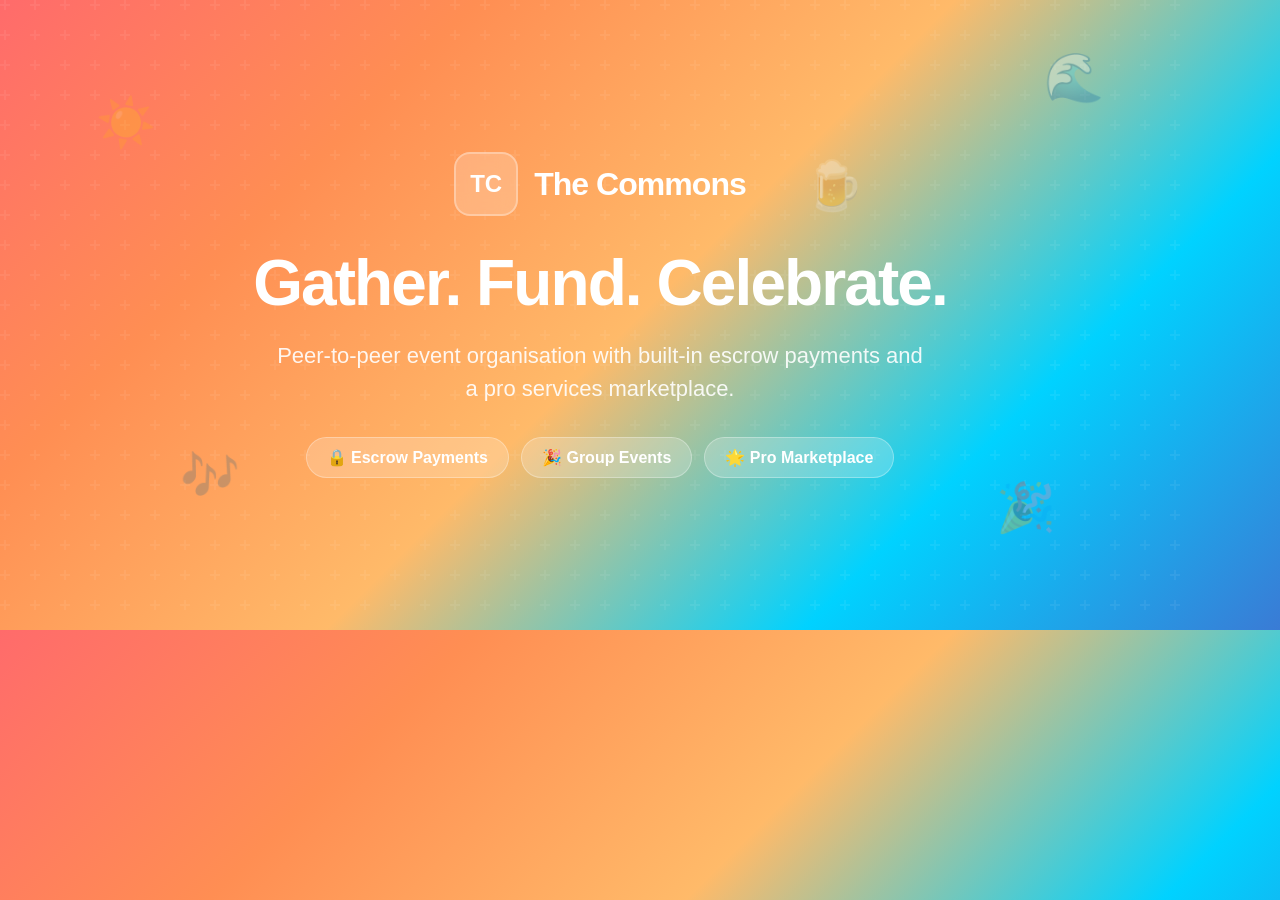
<file: og-image.html>
<!DOCTYPE html>
<html lang="en">
<head>
  <meta charset="UTF-8">
  <meta name="viewport" content="width=1200, height=630">
  <style>
    * { margin: 0; padding: 0; box-sizing: border-box; }
    body {
      width: 1200px;
      height: 630px;
      background: linear-gradient(135deg, #FF6B6B 0%, #FF8E53 25%, #FFBA69 50%, #00D2FF 75%, #3A7BD5 100%);
      font-family: 'Inter', -apple-system, sans-serif;
      display: flex;
      align-items: center;
      justify-content: center;
      overflow: hidden;
      position: relative;
    }
    body::before {
      content: '';
      position: absolute;
      inset: 0;
      background: url("data:image/svg+xml,%3Csvg width='60' height='60' viewBox='0 0 60 60' xmlns='http://www.w3.org/2000/svg'%3E%3Cg fill='none'%3E%3Cg fill='%23ffffff' fill-opacity='0.06'%3E%3Cpath d='M36 34v-4h-2v4h-4v2h4v4h2v-4h4v-2h-4zm0-30V0h-2v4h-4v2h4v4h2V6h4V4h-4zM6 34v-4H4v4H0v2h4v4h2v-4h4v-2H6zM6 4V0H4v4H0v2h4v4h2V6h4V4H6z'/%3E%3C/g%3E%3C/g%3E%3C/svg%3E");
    }
    .float { position: absolute; font-size: 48px; opacity: 0.3; }
    .f1 { top: 8%; right: 8%; } .f2 { top: 25%; right: 28%; } .f3 { bottom: 15%; right: 12%; }
    .f4 { top: 15%; left: 8%; } .f5 { bottom: 20%; left: 15%; }
    .card {
      position: relative;
      z-index: 2;
      text-align: center;
      color: white;
      padding: 60px;
    }
    .logo {
      display: inline-flex;
      align-items: center;
      gap: 16px;
      margin-bottom: 32px;
    }
    .logo-box {
      width: 64px;
      height: 64px;
      background: rgba(255,255,255,0.2);
      backdrop-filter: blur(10px);
      border: 2px solid rgba(255,255,255,0.3);
      border-radius: 16px;
      display: flex;
      align-items: center;
      justify-content: center;
      font-weight: 900;
      font-size: 24px;
    }
    .logo-text {
      font-size: 32px;
      font-weight: 800;
      letter-spacing: -0.03em;
    }
    h1 {
      font-size: 64px;
      font-weight: 900;
      line-height: 1.1;
      letter-spacing: -0.03em;
      margin-bottom: 20px;
      max-width: 900px;
    }
    p {
      font-size: 22px;
      opacity: 0.9;
      max-width: 650px;
      margin: 0 auto 32px;
      line-height: 1.5;
    }
    .tags {
      display: flex;
      gap: 12px;
      justify-content: center;
      flex-wrap: wrap;
    }
    .tag {
      background: rgba(255,255,255,0.2);
      border: 1px solid rgba(255,255,255,0.3);
      border-radius: 100px;
      padding: 10px 20px;
      font-size: 16px;
      font-weight: 600;
    }
  </style>
</head>
<body>
  <div class="float f1">&#127754;</div>
  <div class="float f2">&#127866;</div>
  <div class="float f3">&#127881;</div>
  <div class="float f4">&#9728;&#65039;</div>
  <div class="float f5">&#127926;</div>
  <div class="card">
    <div class="logo">
      <div class="logo-box">TC</div>
      <div class="logo-text">The Commons</div>
    </div>
    <h1>Gather. Fund. Celebrate.</h1>
    <p>Peer-to-peer event organisation with built-in escrow payments and a pro services marketplace.</p>
    <div class="tags">
      <span class="tag">&#128274; Escrow Payments</span>
      <span class="tag">&#127881; Group Events</span>
      <span class="tag">&#127775; Pro Marketplace</span>
    </div>
  </div>
</body>
</html>
</file>
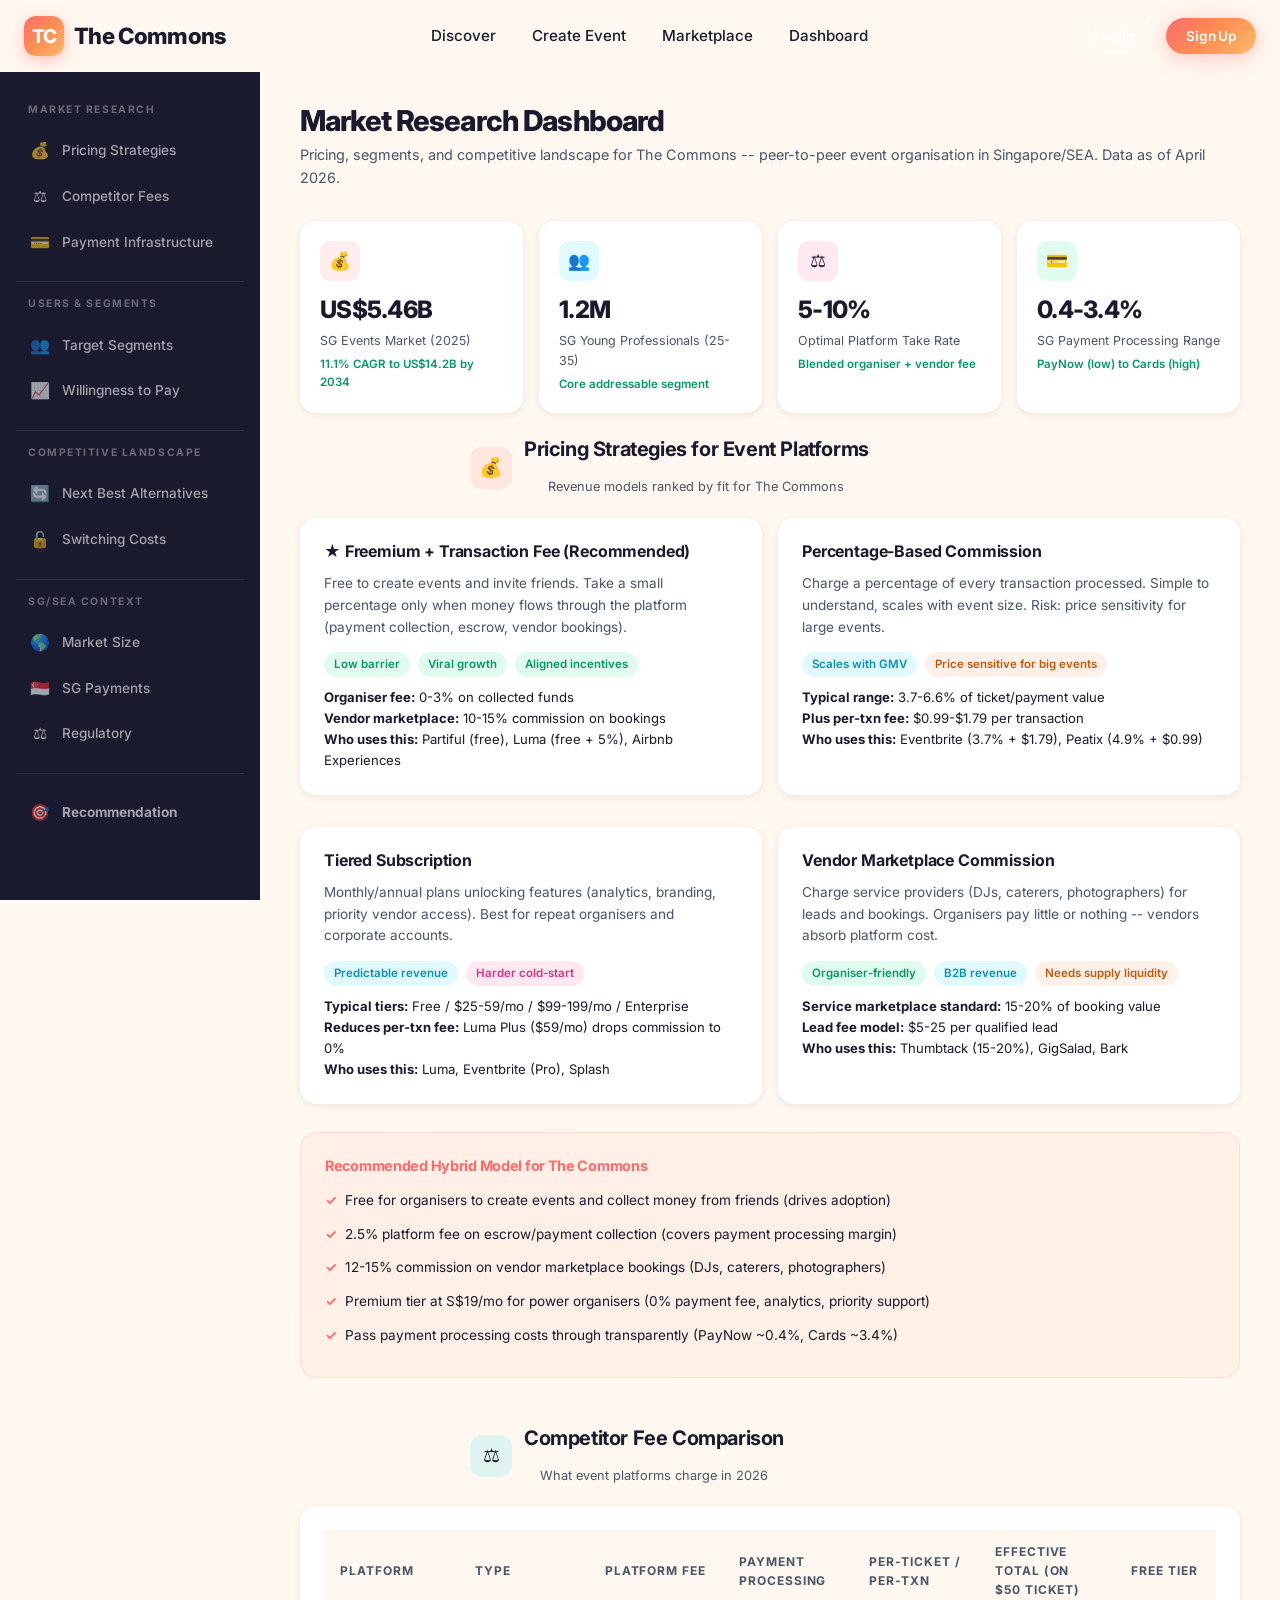
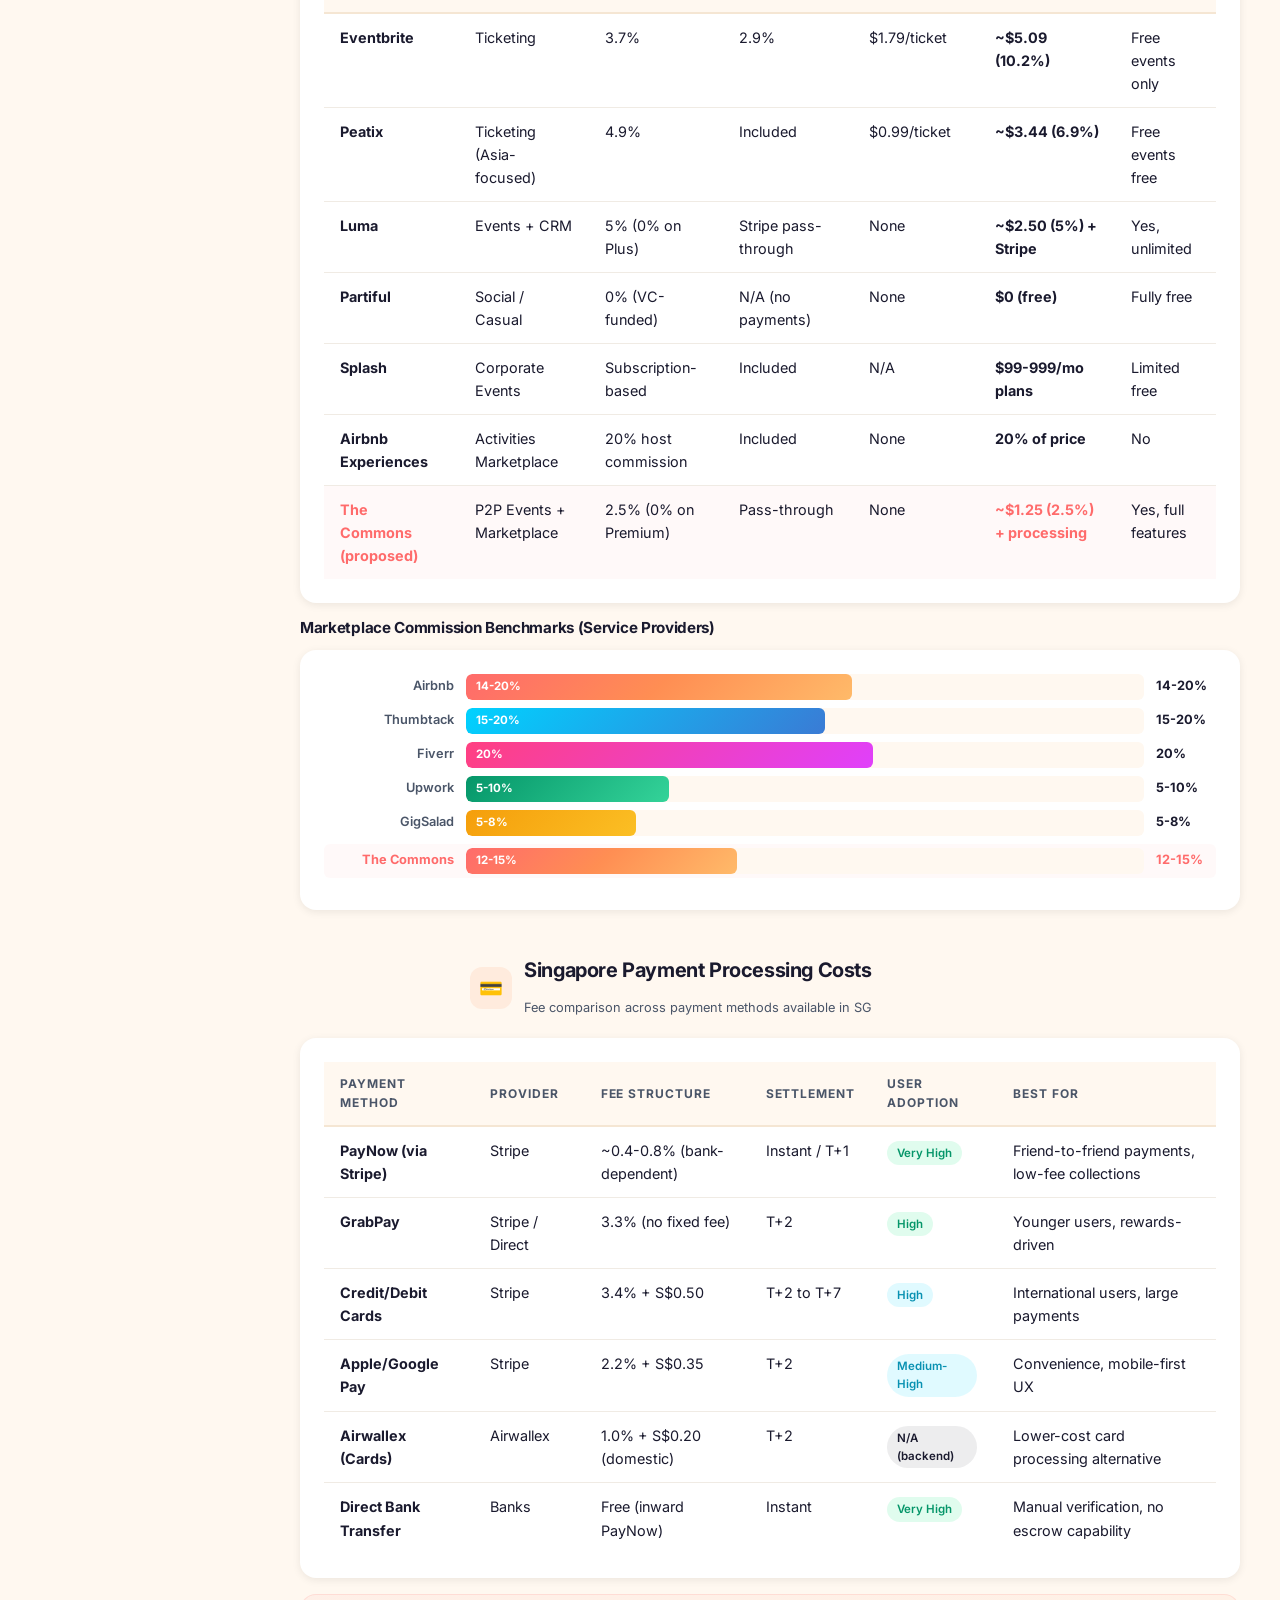
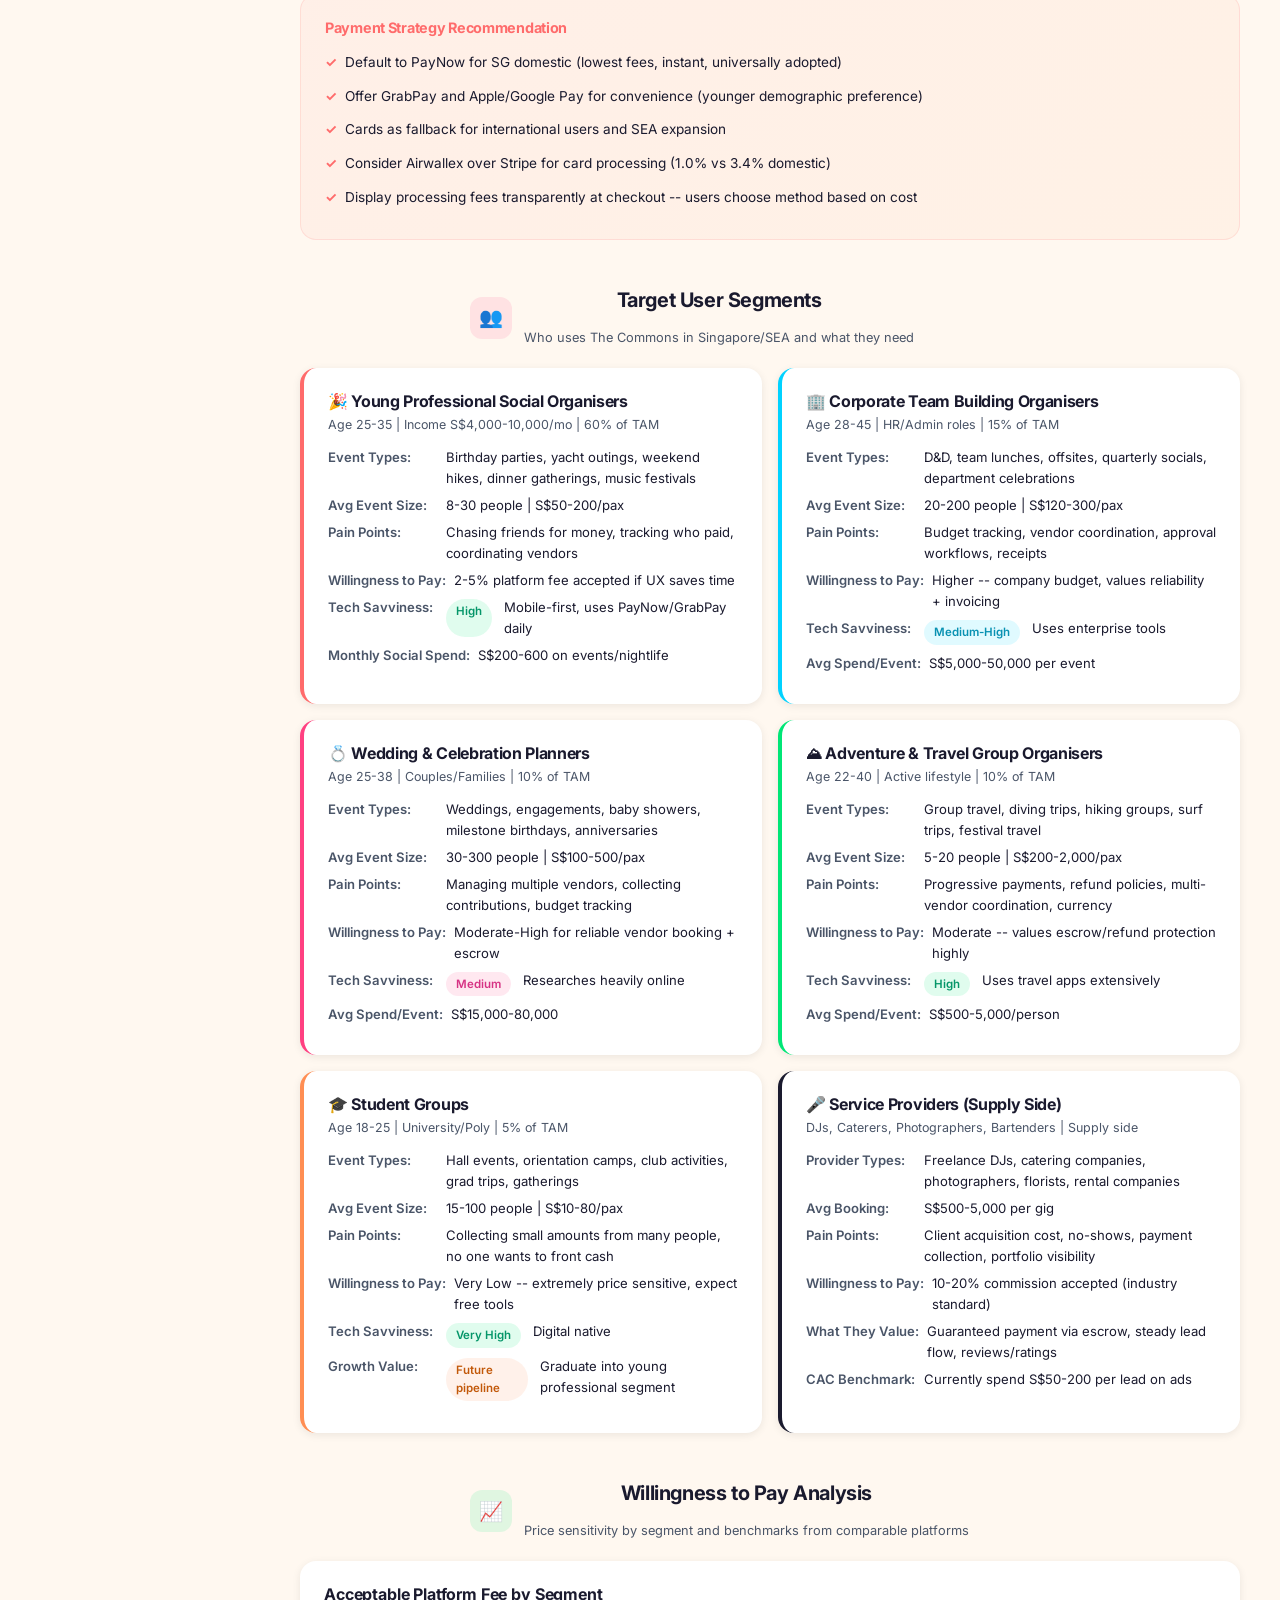
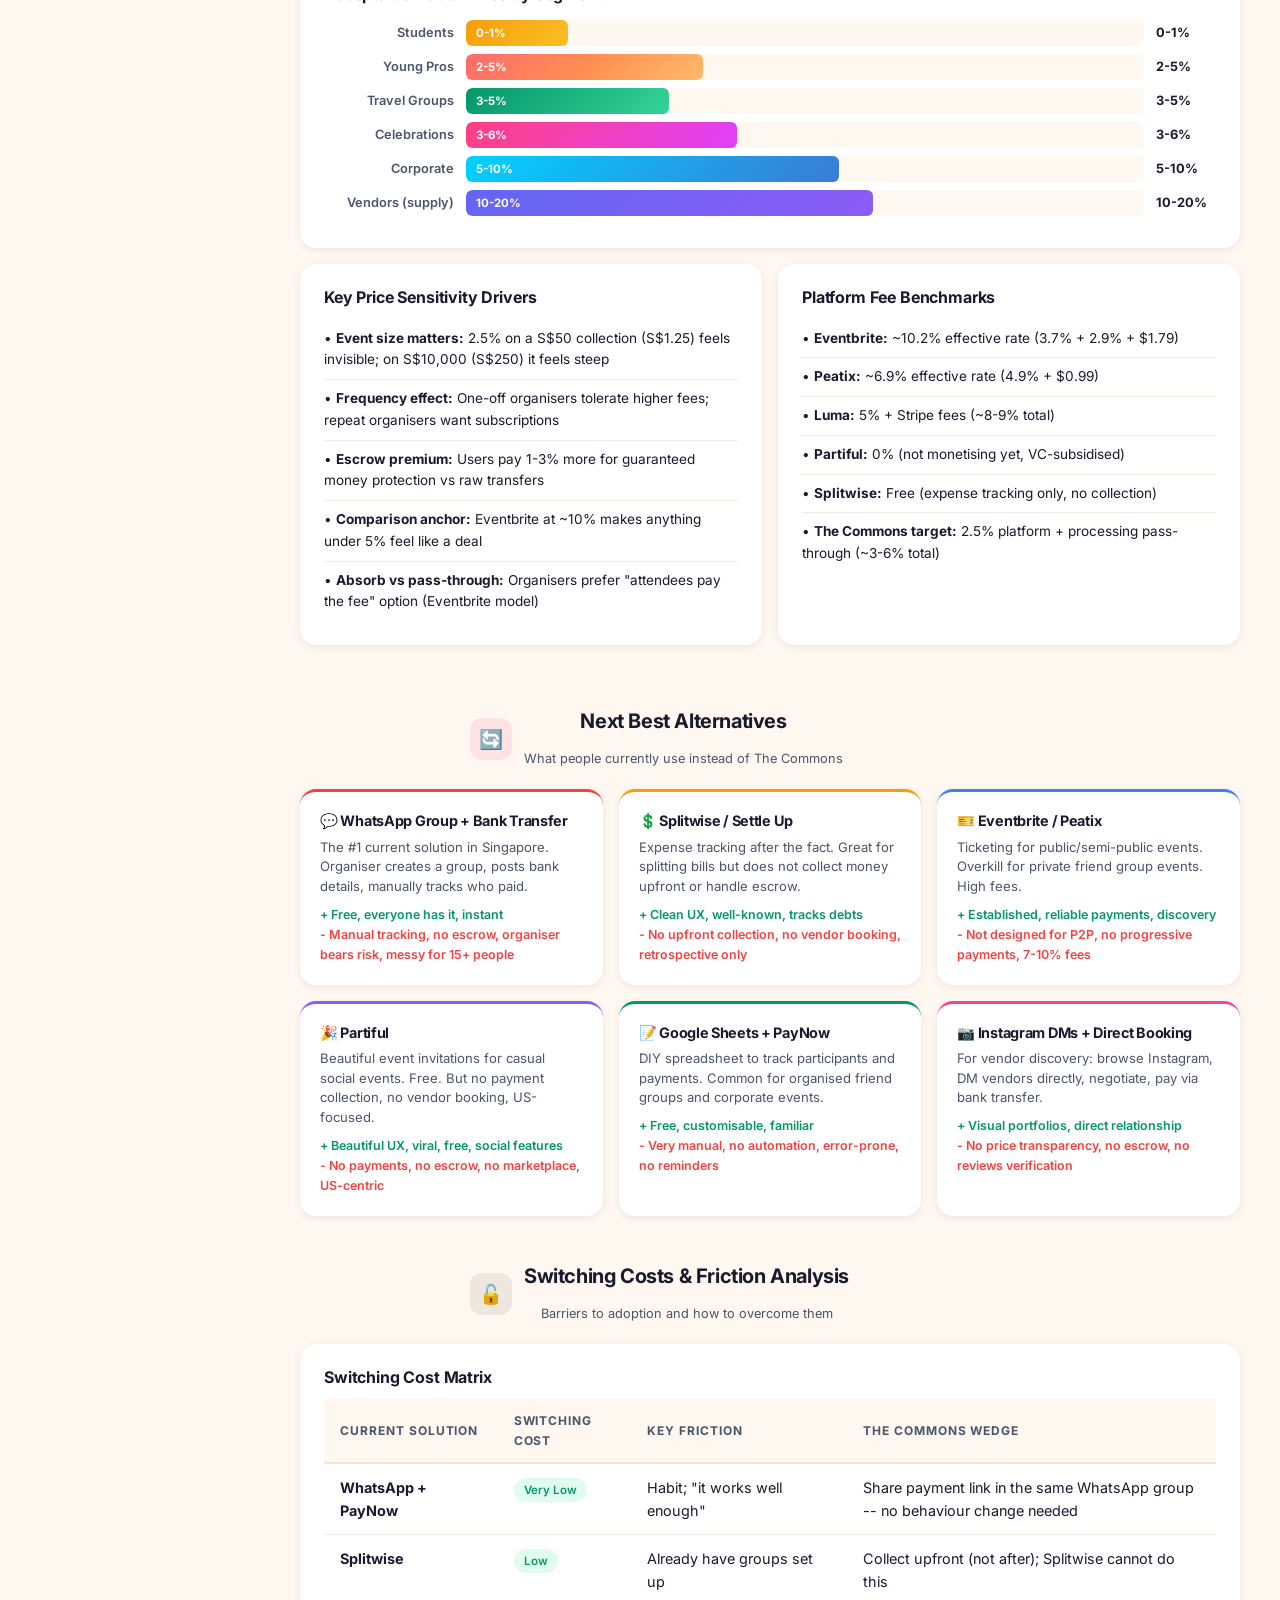
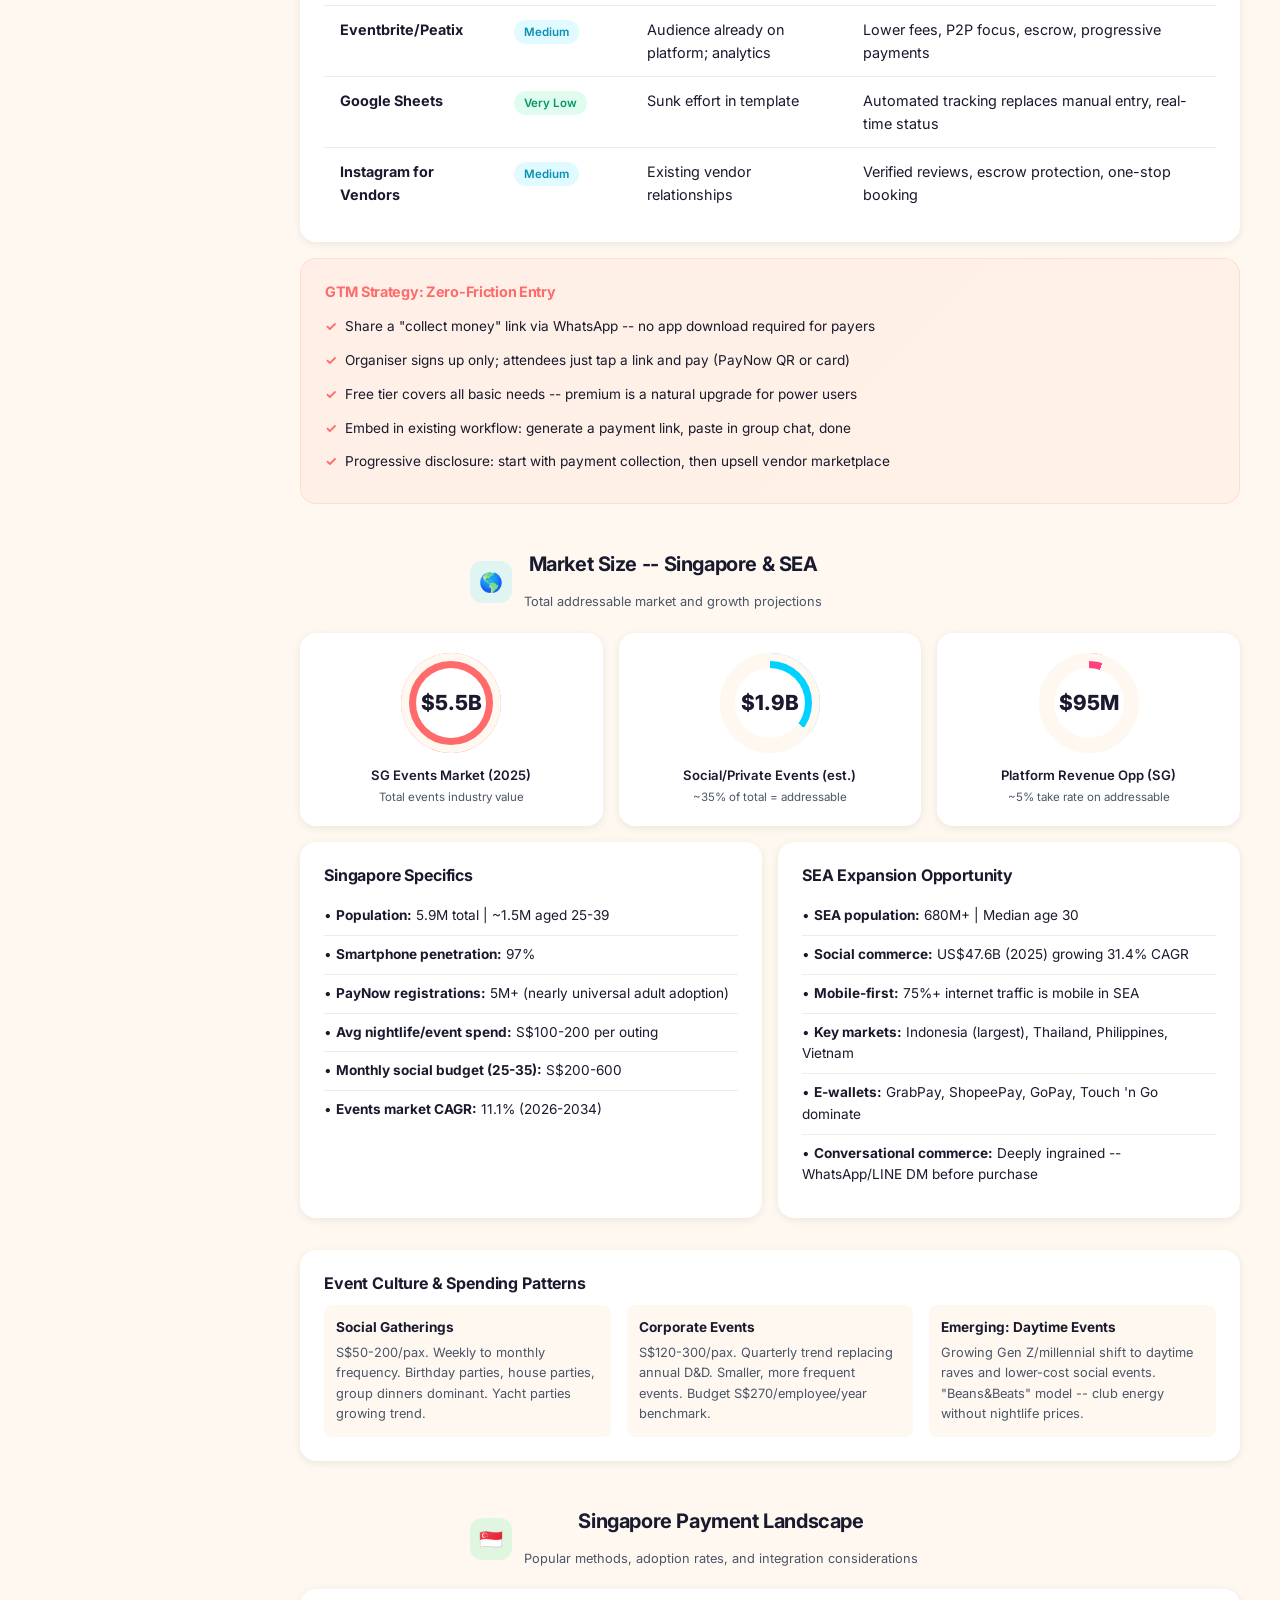
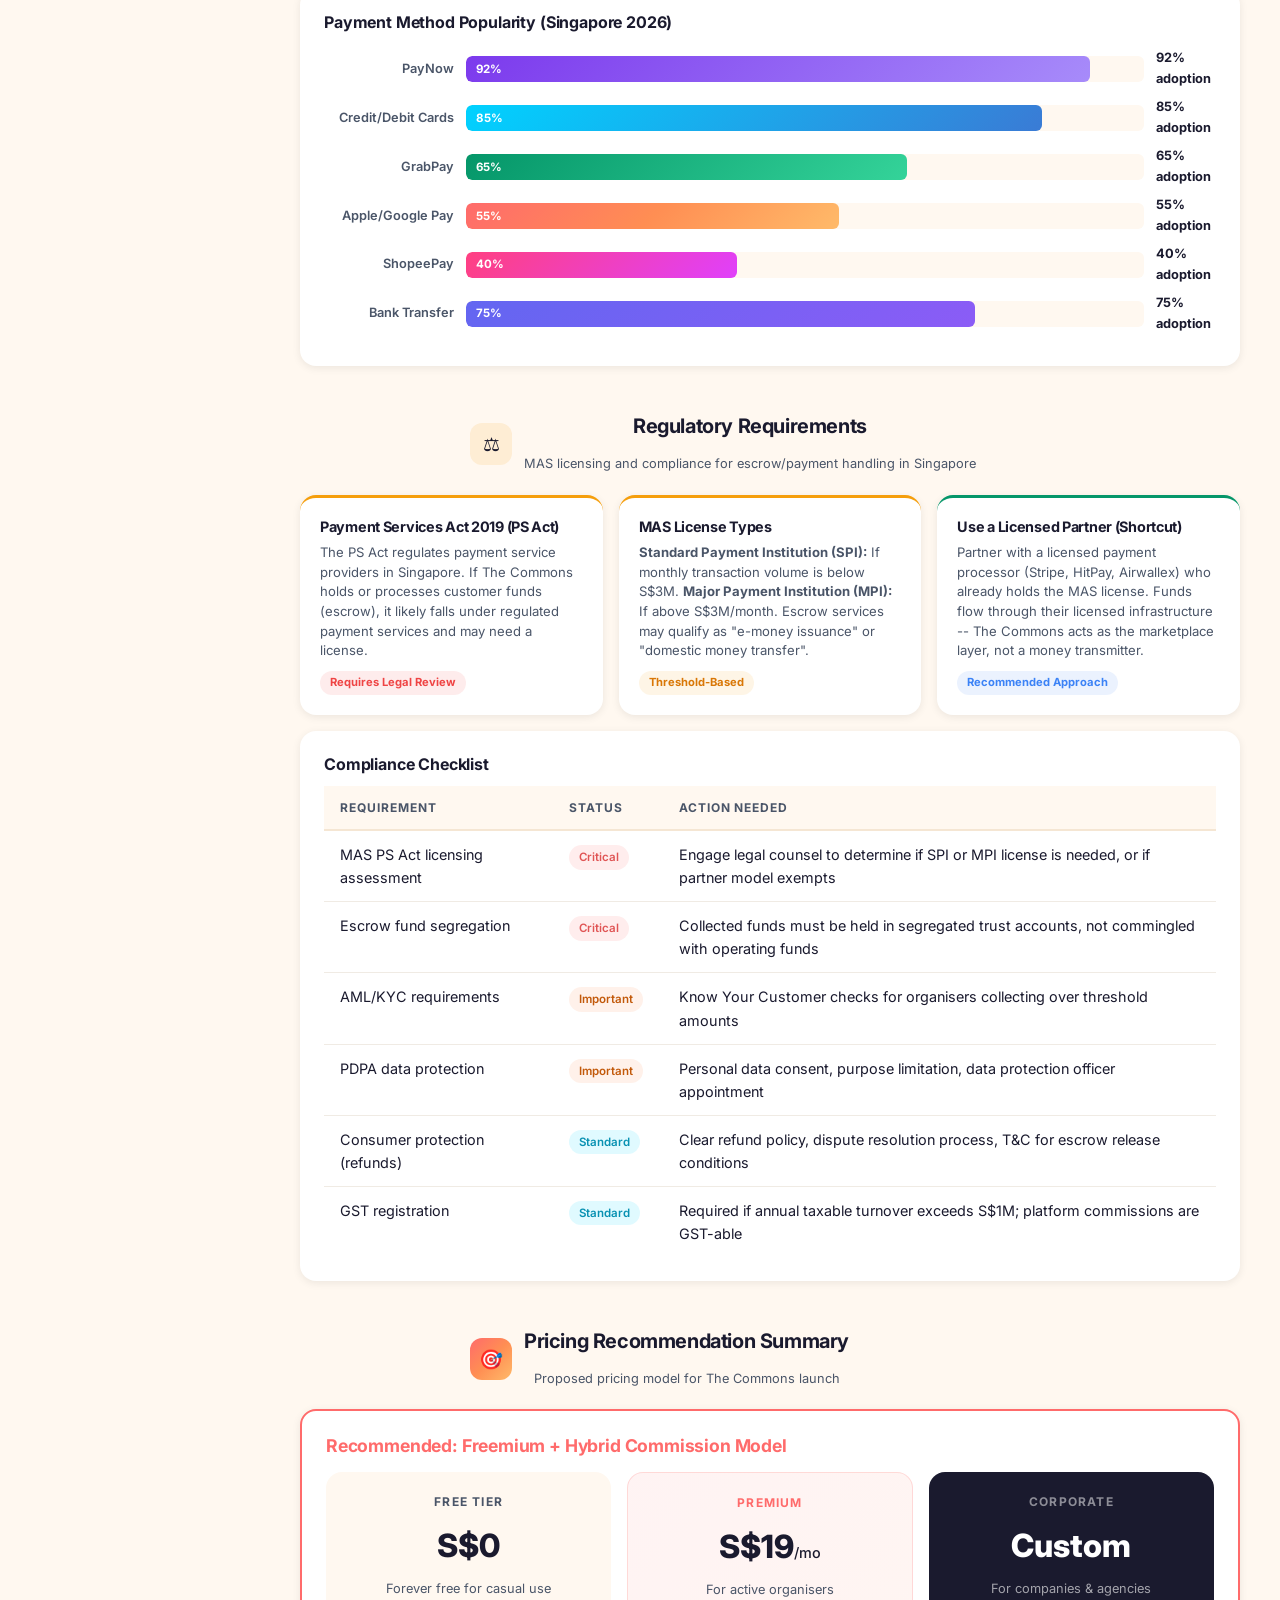
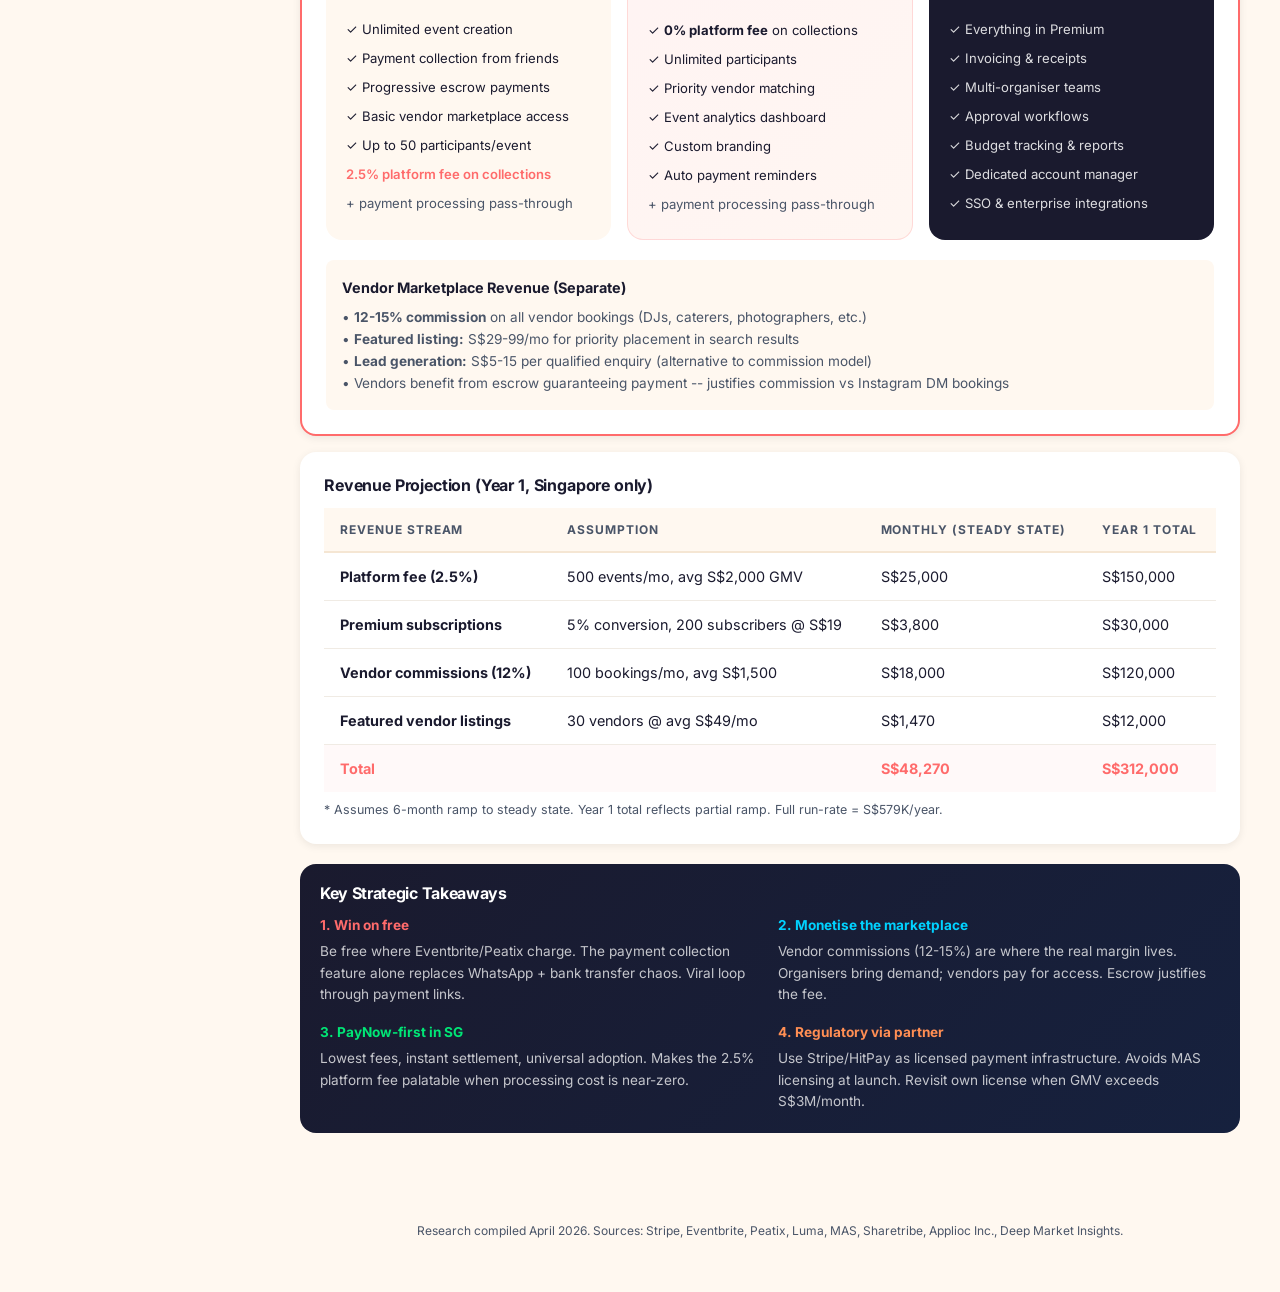
<file: research.html>
<!DOCTYPE html>
<html lang="en">
<head>
  <meta charset="UTF-8">
  <meta name="viewport" content="width=device-width, initial-scale=1.0">
  <title>Market Research — The Commons</title>
  <link rel="icon" type="image/svg+xml" href="favicon.svg">
  <link rel="preconnect" href="https://fonts.googleapis.com">
  <link href="https://fonts.googleapis.com/css2?family=Inter:wght@400;500;600;700;800;900&display=swap" rel="stylesheet">
  <link rel="stylesheet" href="styles.css">
  <style>
    /* Research Dashboard Layout */
    .research-layout {
      display: grid;
      grid-template-columns: 260px 1fr;
      min-height: 100vh;
      padding-top: var(--nav-height);
    }

    /* Sidebar */
    .research-sidebar {
      background: var(--navy);
      color: white;
      padding: 32px 16px;
      position: sticky;
      top: var(--nav-height);
      height: calc(100vh - var(--nav-height));
      overflow-y: auto;
    }
    .research-sidebar h3 {
      font-size: 0.65rem;
      font-weight: 700;
      text-transform: uppercase;
      letter-spacing: 0.15em;
      color: rgba(255,255,255,0.35);
      margin-bottom: 12px;
      padding: 0 12px;
    }
    .sidebar-link {
      display: flex;
      align-items: center;
      gap: 10px;
      padding: 10px 12px;
      border-radius: var(--radius-sm);
      font-size: 0.85rem;
      font-weight: 500;
      color: rgba(255,255,255,0.6);
      cursor: pointer;
      transition: var(--transition);
      text-decoration: none;
    }
    .sidebar-link:hover { background: rgba(255,255,255,0.08); color: white; }
    .sidebar-link.active { background: rgba(255,107,107,0.2); color: var(--coral); }
    .sidebar-link .link-icon { font-size: 1rem; width: 24px; text-align: center; }
    .sidebar-divider { height: 1px; background: rgba(255,255,255,0.08); margin: 16px 0; }

    /* Main */
    .research-main {
      padding: 32px 40px;
      background: var(--sand);
      max-width: 100%;
      overflow-x: hidden;
    }
    .research-main h1 {
      font-size: 1.8rem;
      font-weight: 800;
      letter-spacing: -0.03em;
      margin-bottom: 4px;
    }
    .research-main .subtitle {
      color: var(--slate);
      font-size: 0.9rem;
      margin-bottom: 32px;
    }

    /* Section */
    .research-section {
      margin-bottom: 48px;
      scroll-margin-top: calc(var(--nav-height) + 20px);
    }
    .section-header {
      display: flex;
      align-items: center;
      gap: 12px;
      margin-bottom: 20px;
    }
    .section-icon {
      width: 42px;
      height: 42px;
      border-radius: 12px;
      display: flex;
      align-items: center;
      justify-content: center;
      font-size: 1.2rem;
      flex-shrink: 0;
    }
    .section-header h2 {
      font-size: 1.25rem;
      font-weight: 700;
      letter-spacing: -0.02em;
    }
    .section-header p {
      font-size: 0.8rem;
      color: var(--slate);
    }

    /* Cards */
    .card {
      background: white;
      border-radius: var(--radius-md);
      padding: 24px;
      box-shadow: var(--shadow-sm);
      margin-bottom: 16px;
    }
    .card h3 {
      font-size: 1rem;
      font-weight: 700;
      margin-bottom: 12px;
      letter-spacing: -0.01em;
    }
    .card-grid {
      display: grid;
      grid-template-columns: repeat(auto-fit, minmax(280px, 1fr));
      gap: 16px;
    }
    .card-grid-3 {
      display: grid;
      grid-template-columns: repeat(3, 1fr);
      gap: 16px;
    }
    .card-grid-2 {
      display: grid;
      grid-template-columns: repeat(2, 1fr);
      gap: 16px;
    }

    /* Competitor Table */
    .comp-table {
      width: 100%;
      border-collapse: collapse;
      font-size: 0.85rem;
    }
    .comp-table th {
      text-align: left;
      padding: 12px 16px;
      background: var(--sand);
      font-weight: 700;
      font-size: 0.75rem;
      text-transform: uppercase;
      letter-spacing: 0.08em;
      color: var(--slate);
      border-bottom: 2px solid var(--sand-dark);
    }
    .comp-table td {
      padding: 12px 16px;
      border-bottom: 1px solid #f0ebe4;
      vertical-align: top;
    }
    .comp-table tr:last-child td { border-bottom: none; }
    .comp-table tr:hover td { background: #fefcf8; }

    /* Tags */
    .tag {
      display: inline-block;
      padding: 3px 10px;
      border-radius: 100px;
      font-size: 0.72rem;
      font-weight: 600;
      margin: 2px 4px 2px 0;
    }
    .tag-coral { background: rgba(255,107,107,0.12); color: #e05555; }
    .tag-ocean { background: rgba(0,210,255,0.12); color: #0891b2; }
    .tag-pink { background: rgba(255,64,129,0.12); color: #d63384; }
    .tag-green { background: rgba(0,230,118,0.12); color: #059669; }
    .tag-navy { background: rgba(26,26,46,0.08); color: var(--navy); }
    .tag-mango { background: rgba(255,142,83,0.12); color: #c2590a; }

    /* Bar Charts */
    .bar-row {
      display: flex;
      align-items: center;
      gap: 12px;
      margin-bottom: 8px;
    }
    .bar-label {
      width: 130px;
      font-size: 0.8rem;
      font-weight: 600;
      text-align: right;
      color: var(--slate);
      flex-shrink: 0;
    }
    .bar-track {
      flex: 1;
      height: 26px;
      background: var(--sand);
      border-radius: 6px;
      overflow: hidden;
      position: relative;
    }
    .bar-fill {
      height: 100%;
      border-radius: 6px;
      display: flex;
      align-items: center;
      padding-left: 10px;
      font-size: 0.72rem;
      font-weight: 700;
      color: white;
      transition: width 0.8s var(--ease-out);
    }
    .bar-value {
      font-size: 0.8rem;
      font-weight: 700;
      width: 60px;
      flex-shrink: 0;
    }

    /* Segment Cards */
    .segment-card {
      background: white;
      border-radius: var(--radius-md);
      padding: 24px;
      box-shadow: var(--shadow-sm);
      border-left: 4px solid var(--coral);
    }
    .segment-card.ocean { border-left-color: var(--ocean); }
    .segment-card.pink { border-left-color: var(--pink); }
    .segment-card.green { border-left-color: var(--palm); }
    .segment-card.mango { border-left-color: var(--mango); }
    .segment-card.navy { border-left-color: var(--navy); }
    .segment-card h3 {
      font-size: 1rem;
      font-weight: 700;
      margin-bottom: 4px;
    }
    .segment-card .segment-demo {
      font-size: 0.78rem;
      color: var(--slate);
      margin-bottom: 12px;
    }
    .segment-card .segment-row {
      display: flex;
      gap: 8px;
      margin-bottom: 6px;
      font-size: 0.82rem;
    }
    .segment-card .segment-row strong {
      min-width: 110px;
      color: var(--slate);
      font-weight: 600;
      flex-shrink: 0;
    }

    /* Stat Pill */
    .stat-pill {
      display: inline-flex;
      align-items: center;
      gap: 6px;
      background: var(--sand);
      padding: 6px 14px;
      border-radius: 100px;
      font-size: 0.8rem;
      font-weight: 600;
      margin: 4px 4px 4px 0;
    }
    .stat-pill .stat-num {
      font-weight: 800;
      font-size: 0.9rem;
    }

    /* KPI Row */
    .kpi-row {
      display: grid;
      grid-template-columns: repeat(4, 1fr);
      gap: 16px;
      margin-bottom: 24px;
    }
    .kpi-card {
      background: white;
      border-radius: var(--radius-md);
      padding: 20px;
      box-shadow: var(--shadow-sm);
    }
    .kpi-card .kpi-icon {
      width: 40px; height: 40px;
      border-radius: 10px;
      display: flex; align-items: center; justify-content: center;
      font-size: 1.1rem;
      margin-bottom: 10px;
    }
    .kpi-card .kpi-value {
      font-size: 1.5rem;
      font-weight: 800;
      letter-spacing: -0.03em;
    }
    .kpi-card .kpi-label {
      font-size: 0.78rem;
      color: var(--slate);
      margin-top: 2px;
    }
    .kpi-card .kpi-sub {
      font-size: 0.72rem;
      color: #059669;
      font-weight: 600;
      margin-top: 4px;
    }

    /* Recommendation Box */
    .rec-box {
      background: linear-gradient(135deg, rgba(255,107,107,0.06), rgba(255,142,83,0.06));
      border: 1px solid rgba(255,107,107,0.15);
      border-radius: var(--radius-md);
      padding: 24px;
      margin-top: 12px;
    }
    .rec-box h4 {
      font-size: 0.9rem;
      font-weight: 700;
      color: var(--coral);
      margin-bottom: 10px;
    }
    .rec-box ul {
      list-style: none;
      padding: 0;
    }
    .rec-box li {
      padding: 6px 0;
      font-size: 0.85rem;
      display: flex;
      gap: 8px;
      align-items: flex-start;
    }
    .rec-box li::before {
      content: "\2713";
      color: var(--coral);
      font-weight: 700;
      flex-shrink: 0;
    }

    /* Alt Cards */
    .alt-card {
      background: white;
      border-radius: var(--radius-md);
      padding: 20px;
      box-shadow: var(--shadow-sm);
    }
    .alt-card h4 {
      font-size: 0.9rem;
      font-weight: 700;
      margin-bottom: 8px;
    }
    .alt-card p {
      font-size: 0.82rem;
      color: var(--slate);
      margin-bottom: 8px;
      line-height: 1.5;
    }
    .alt-card .strengths { color: #059669; font-size: 0.78rem; font-weight: 600; }
    .alt-card .weaknesses { color: #EF4444; font-size: 0.78rem; font-weight: 600; }

    /* Donut placeholder */
    .donut-grid {
      display: grid;
      grid-template-columns: repeat(3, 1fr);
      gap: 16px;
      margin-bottom: 16px;
    }
    .donut-item {
      text-align: center;
      padding: 20px;
      background: white;
      border-radius: var(--radius-md);
      box-shadow: var(--shadow-sm);
    }
    .donut-ring {
      width: 100px;
      height: 100px;
      border-radius: 50%;
      margin: 0 auto 12px;
      display: flex;
      align-items: center;
      justify-content: center;
      font-size: 1.3rem;
      font-weight: 800;
      position: relative;
    }
    .donut-ring::before {
      content: '';
      position: absolute;
      inset: 0;
      border-radius: 50%;
      border: 8px solid var(--sand);
    }
    .donut-label {
      font-size: 0.82rem;
      font-weight: 600;
    }
    .donut-sub {
      font-size: 0.72rem;
      color: var(--slate);
      margin-top: 2px;
    }

    /* Regulatory cards */
    .reg-card {
      background: white;
      border-radius: var(--radius-md);
      padding: 20px;
      box-shadow: var(--shadow-sm);
      border-top: 3px solid var(--coral);
    }
    .reg-card.warn { border-top-color: #F59E0B; }
    .reg-card.safe { border-top-color: #059669; }
    .reg-card h4 { font-size: 0.9rem; font-weight: 700; margin-bottom: 8px; }
    .reg-card p { font-size: 0.82rem; color: var(--slate); line-height: 1.5; }
    .reg-card .reg-tag {
      display: inline-block;
      padding: 3px 10px;
      border-radius: 100px;
      font-size: 0.7rem;
      font-weight: 700;
      margin-top: 10px;
    }
    .reg-tag.critical { background: rgba(239,68,68,0.1); color: #EF4444; }
    .reg-tag.important { background: rgba(245,158,11,0.1); color: #D97706; }
    .reg-tag.info { background: rgba(59,130,246,0.1); color: #3B82F6; }

    /* Responsive */
    @media (max-width: 1024px) {
      .research-layout { grid-template-columns: 1fr; }
      .research-sidebar { display: none; }
      .research-main { padding: 24px 20px; }
      .card-grid-3 { grid-template-columns: 1fr; }
      .card-grid-2 { grid-template-columns: 1fr; }
      .kpi-row { grid-template-columns: repeat(2, 1fr); }
      .donut-grid { grid-template-columns: repeat(2, 1fr); }
    }
    @media (max-width: 640px) {
      .kpi-row { grid-template-columns: 1fr; }
      .donut-grid { grid-template-columns: 1fr; }
    }
  </style>
</head>
<body>

  <!-- Navigation -->
  <nav class="navbar" id="navbar">
    <div class="nav-inner">
      <a href="index.html" class="nav-logo">
        <div class="logo-icon">TC</div>
        The Commons
      </a>
      <ul class="nav-links">
        <li><a href="events.html">Discover</a></li>
        <li><a href="create.html">Create Event</a></li>
        <li><a href="marketplace.html">Marketplace</a></li>
        <li><a href="dashboard.html">Dashboard</a></li>
      </ul>
      <div class="nav-actions">
        <button class="btn btn-ghost btn-sm" onclick="openAuthModal('login')">Log In</button>
        <button class="btn btn-primary btn-sm" onclick="openAuthModal('signup')">Sign Up</button>
      </div>
      <button class="mobile-toggle" onclick="toggleMobileMenu()">&#9776;</button>
    </div>
  </nav>

  <div class="research-layout">
    <!-- Sidebar -->
    <aside class="research-sidebar">
      <h3>Market Research</h3>
      <a href="#pricing" class="sidebar-link active">
        <span class="link-icon">&#128176;</span> Pricing Strategies
      </a>
      <a href="#competitors" class="sidebar-link">
        <span class="link-icon">&#9878;</span> Competitor Fees
      </a>
      <a href="#payment-infra" class="sidebar-link">
        <span class="link-icon">&#128179;</span> Payment Infrastructure
      </a>
      <div class="sidebar-divider"></div>
      <h3>Users & Segments</h3>
      <a href="#segments" class="sidebar-link">
        <span class="link-icon">&#128101;</span> Target Segments
      </a>
      <a href="#willingness" class="sidebar-link">
        <span class="link-icon">&#128200;</span> Willingness to Pay
      </a>
      <div class="sidebar-divider"></div>
      <h3>Competitive Landscape</h3>
      <a href="#alternatives" class="sidebar-link">
        <span class="link-icon">&#128260;</span> Next Best Alternatives
      </a>
      <a href="#switching" class="sidebar-link">
        <span class="link-icon">&#128275;</span> Switching Costs
      </a>
      <div class="sidebar-divider"></div>
      <h3>SG/SEA Context</h3>
      <a href="#market-size" class="sidebar-link">
        <span class="link-icon">&#127758;</span> Market Size
      </a>
      <a href="#payments-sg" class="sidebar-link">
        <span class="link-icon">&#127480;&#127468;</span> SG Payments
      </a>
      <a href="#regulatory" class="sidebar-link">
        <span class="link-icon">&#9878;</span> Regulatory
      </a>
      <div class="sidebar-divider"></div>
      <a href="#recommendation" class="sidebar-link">
        <span class="link-icon">&#127919;</span> <strong>Recommendation</strong>
      </a>
    </aside>

    <!-- Main Content -->
    <main class="research-main">
      <h1>Market Research Dashboard</h1>
      <p class="subtitle">Pricing, segments, and competitive landscape for The Commons -- peer-to-peer event organisation in Singapore/SEA. Data as of April 2026.</p>

      <!-- KPI Overview -->
      <div class="kpi-row">
        <div class="kpi-card">
          <div class="kpi-icon" style="background:rgba(255,107,107,0.12);">&#128176;</div>
          <div class="kpi-value">US$5.46B</div>
          <div class="kpi-label">SG Events Market (2025)</div>
          <div class="kpi-sub">11.1% CAGR to US$14.2B by 2034</div>
        </div>
        <div class="kpi-card">
          <div class="kpi-icon" style="background:rgba(0,210,255,0.12);">&#128101;</div>
          <div class="kpi-value">1.2M</div>
          <div class="kpi-label">SG Young Professionals (25-35)</div>
          <div class="kpi-sub">Core addressable segment</div>
        </div>
        <div class="kpi-card">
          <div class="kpi-icon" style="background:rgba(255,64,129,0.12);">&#9878;</div>
          <div class="kpi-value">5-10%</div>
          <div class="kpi-label">Optimal Platform Take Rate</div>
          <div class="kpi-sub">Blended organiser + vendor fee</div>
        </div>
        <div class="kpi-card">
          <div class="kpi-icon" style="background:rgba(0,230,118,0.12);">&#128179;</div>
          <div class="kpi-value">0.4-3.4%</div>
          <div class="kpi-label">SG Payment Processing Range</div>
          <div class="kpi-sub">PayNow (low) to Cards (high)</div>
        </div>
      </div>

      <!-- ===== SECTION 1: PRICING STRATEGIES ===== -->
      <section class="research-section" id="pricing">
        <div class="section-header">
          <div class="section-icon" style="background:rgba(255,107,107,0.12);">&#128176;</div>
          <div>
            <h2>Pricing Strategies for Event Platforms</h2>
            <p>Revenue models ranked by fit for The Commons</p>
          </div>
        </div>

        <div class="card-grid-2">
          <!-- Model 1 -->
          <div class="card">
            <h3>&#9733; Freemium + Transaction Fee (Recommended)</h3>
            <p style="font-size:0.85rem;color:var(--slate);margin-bottom:12px;">
              Free to create events and invite friends. Take a small percentage only when money flows through the platform (payment collection, escrow, vendor bookings).
            </p>
            <div style="margin-bottom:8px;">
              <span class="tag tag-green">Low barrier</span>
              <span class="tag tag-green">Viral growth</span>
              <span class="tag tag-green">Aligned incentives</span>
            </div>
            <div style="font-size:0.82rem;">
              <strong>Organiser fee:</strong> 0-3% on collected funds<br>
              <strong>Vendor marketplace:</strong> 10-15% commission on bookings<br>
              <strong>Who uses this:</strong> Partiful (free), Luma (free + 5%), Airbnb Experiences
            </div>
          </div>

          <!-- Model 2 -->
          <div class="card">
            <h3>Percentage-Based Commission</h3>
            <p style="font-size:0.85rem;color:var(--slate);margin-bottom:12px;">
              Charge a percentage of every transaction processed. Simple to understand, scales with event size. Risk: price sensitivity for large events.
            </p>
            <div style="margin-bottom:8px;">
              <span class="tag tag-ocean">Scales with GMV</span>
              <span class="tag tag-mango">Price sensitive for big events</span>
            </div>
            <div style="font-size:0.82rem;">
              <strong>Typical range:</strong> 3.7-6.6% of ticket/payment value<br>
              <strong>Plus per-txn fee:</strong> $0.99-$1.79 per transaction<br>
              <strong>Who uses this:</strong> Eventbrite (3.7% + $1.79), Peatix (4.9% + $0.99)
            </div>
          </div>

          <!-- Model 3 -->
          <div class="card">
            <h3>Tiered Subscription</h3>
            <p style="font-size:0.85rem;color:var(--slate);margin-bottom:12px;">
              Monthly/annual plans unlocking features (analytics, branding, priority vendor access). Best for repeat organisers and corporate accounts.
            </p>
            <div style="margin-bottom:8px;">
              <span class="tag tag-ocean">Predictable revenue</span>
              <span class="tag tag-pink">Harder cold-start</span>
            </div>
            <div style="font-size:0.82rem;">
              <strong>Typical tiers:</strong> Free / $25-59/mo / $99-199/mo / Enterprise<br>
              <strong>Reduces per-txn fee:</strong> Luma Plus ($59/mo) drops commission to 0%<br>
              <strong>Who uses this:</strong> Luma, Eventbrite (Pro), Splash
            </div>
          </div>

          <!-- Model 4 -->
          <div class="card">
            <h3>Vendor Marketplace Commission</h3>
            <p style="font-size:0.85rem;color:var(--slate);margin-bottom:12px;">
              Charge service providers (DJs, caterers, photographers) for leads and bookings. Organisers pay little or nothing -- vendors absorb platform cost.
            </p>
            <div style="margin-bottom:8px;">
              <span class="tag tag-green">Organiser-friendly</span>
              <span class="tag tag-ocean">B2B revenue</span>
              <span class="tag tag-mango">Needs supply liquidity</span>
            </div>
            <div style="font-size:0.82rem;">
              <strong>Service marketplace standard:</strong> 15-20% of booking value<br>
              <strong>Lead fee model:</strong> $5-25 per qualified lead<br>
              <strong>Who uses this:</strong> Thumbtack (15-20%), GigSalad, Bark
            </div>
          </div>
        </div>

        <div class="rec-box">
          <h4>Recommended Hybrid Model for The Commons</h4>
          <ul>
            <li>Free for organisers to create events and collect money from friends (drives adoption)</li>
            <li>2.5% platform fee on escrow/payment collection (covers payment processing margin)</li>
            <li>12-15% commission on vendor marketplace bookings (DJs, caterers, photographers)</li>
            <li>Premium tier at S$19/mo for power organisers (0% payment fee, analytics, priority support)</li>
            <li>Pass payment processing costs through transparently (PayNow ~0.4%, Cards ~3.4%)</li>
          </ul>
        </div>
      </section>

      <!-- ===== SECTION 2: COMPETITOR FEES ===== -->
      <section class="research-section" id="competitors">
        <div class="section-header">
          <div class="section-icon" style="background:rgba(0,210,255,0.12);">&#9878;</div>
          <div>
            <h2>Competitor Fee Comparison</h2>
            <p>What event platforms charge in 2026</p>
          </div>
        </div>

        <div class="card" style="overflow-x:auto;">
          <table class="comp-table">
            <thead>
              <tr>
                <th>Platform</th>
                <th>Type</th>
                <th>Platform Fee</th>
                <th>Payment Processing</th>
                <th>Per-Ticket / Per-Txn</th>
                <th>Effective Total (on $50 ticket)</th>
                <th>Free Tier</th>
              </tr>
            </thead>
            <tbody>
              <tr>
                <td><strong>Eventbrite</strong></td>
                <td>Ticketing</td>
                <td>3.7%</td>
                <td>2.9%</td>
                <td>$1.79/ticket</td>
                <td><strong>~$5.09 (10.2%)</strong></td>
                <td>Free events only</td>
              </tr>
              <tr>
                <td><strong>Peatix</strong></td>
                <td>Ticketing (Asia-focused)</td>
                <td>4.9%</td>
                <td>Included</td>
                <td>$0.99/ticket</td>
                <td><strong>~$3.44 (6.9%)</strong></td>
                <td>Free events free</td>
              </tr>
              <tr>
                <td><strong>Luma</strong></td>
                <td>Events + CRM</td>
                <td>5% (0% on Plus)</td>
                <td>Stripe pass-through</td>
                <td>None</td>
                <td><strong>~$2.50 (5%) + Stripe</strong></td>
                <td>Yes, unlimited</td>
              </tr>
              <tr>
                <td><strong>Partiful</strong></td>
                <td>Social / Casual</td>
                <td>0% (VC-funded)</td>
                <td>N/A (no payments)</td>
                <td>None</td>
                <td><strong>$0 (free)</strong></td>
                <td>Fully free</td>
              </tr>
              <tr>
                <td><strong>Splash</strong></td>
                <td>Corporate Events</td>
                <td>Subscription-based</td>
                <td>Included</td>
                <td>N/A</td>
                <td><strong>$99-999/mo plans</strong></td>
                <td>Limited free</td>
              </tr>
              <tr>
                <td><strong>Airbnb Experiences</strong></td>
                <td>Activities Marketplace</td>
                <td>20% host commission</td>
                <td>Included</td>
                <td>None</td>
                <td><strong>20% of price</strong></td>
                <td>No</td>
              </tr>
              <tr style="background:rgba(255,107,107,0.04);">
                <td><strong style="color:var(--coral);">The Commons (proposed)</strong></td>
                <td>P2P Events + Marketplace</td>
                <td>2.5% (0% on Premium)</td>
                <td>Pass-through</td>
                <td>None</td>
                <td><strong style="color:var(--coral);">~$1.25 (2.5%) + processing</strong></td>
                <td>Yes, full features</td>
              </tr>
            </tbody>
          </table>
        </div>

        <div style="margin-top:16px;">
          <h3 style="font-size:0.95rem;font-weight:700;margin-bottom:12px;">Marketplace Commission Benchmarks (Service Providers)</h3>
          <div class="card">
            <div class="bar-row">
              <div class="bar-label">Airbnb</div>
              <div class="bar-track"><div class="bar-fill" style="width:57%;background:var(--sunset-gradient);">14-20%</div></div>
              <div class="bar-value">14-20%</div>
            </div>
            <div class="bar-row">
              <div class="bar-label">Thumbtack</div>
              <div class="bar-track"><div class="bar-fill" style="width:53%;background:var(--ocean-gradient);">15-20%</div></div>
              <div class="bar-value">15-20%</div>
            </div>
            <div class="bar-row">
              <div class="bar-label">Fiverr</div>
              <div class="bar-track"><div class="bar-fill" style="width:60%;background:var(--party-gradient);">20%</div></div>
              <div class="bar-value">20%</div>
            </div>
            <div class="bar-row">
              <div class="bar-label">Upwork</div>
              <div class="bar-track"><div class="bar-fill" style="width:30%;background:linear-gradient(135deg,#059669,#34d399);">5-10%</div></div>
              <div class="bar-value">5-10%</div>
            </div>
            <div class="bar-row">
              <div class="bar-label">GigSalad</div>
              <div class="bar-track"><div class="bar-fill" style="width:25%;background:linear-gradient(135deg,#F59E0B,#FBBF24);">5-8%</div></div>
              <div class="bar-value">5-8%</div>
            </div>
            <div class="bar-row" style="background:rgba(255,107,107,0.04);border-radius:6px;padding:4px 0;">
              <div class="bar-label" style="color:var(--coral);"><strong>The Commons</strong></div>
              <div class="bar-track"><div class="bar-fill" style="width:40%;background:var(--sunset-gradient);">12-15%</div></div>
              <div class="bar-value" style="color:var(--coral);"><strong>12-15%</strong></div>
            </div>
          </div>
        </div>
      </section>

      <!-- ===== SECTION 3: PAYMENT INFRASTRUCTURE ===== -->
      <section class="research-section" id="payment-infra">
        <div class="section-header">
          <div class="section-icon" style="background:rgba(255,142,83,0.12);">&#128179;</div>
          <div>
            <h2>Singapore Payment Processing Costs</h2>
            <p>Fee comparison across payment methods available in SG</p>
          </div>
        </div>

        <div class="card" style="overflow-x:auto;">
          <table class="comp-table">
            <thead>
              <tr>
                <th>Payment Method</th>
                <th>Provider</th>
                <th>Fee Structure</th>
                <th>Settlement</th>
                <th>User Adoption</th>
                <th>Best For</th>
              </tr>
            </thead>
            <tbody>
              <tr>
                <td><strong>PayNow (via Stripe)</strong></td>
                <td>Stripe</td>
                <td>~0.4-0.8% (bank-dependent)</td>
                <td>Instant / T+1</td>
                <td><span class="tag tag-green">Very High</span></td>
                <td>Friend-to-friend payments, low-fee collections</td>
              </tr>
              <tr>
                <td><strong>GrabPay</strong></td>
                <td>Stripe / Direct</td>
                <td>3.3% (no fixed fee)</td>
                <td>T+2</td>
                <td><span class="tag tag-green">High</span></td>
                <td>Younger users, rewards-driven</td>
              </tr>
              <tr>
                <td><strong>Credit/Debit Cards</strong></td>
                <td>Stripe</td>
                <td>3.4% + S$0.50</td>
                <td>T+2 to T+7</td>
                <td><span class="tag tag-ocean">High</span></td>
                <td>International users, large payments</td>
              </tr>
              <tr>
                <td><strong>Apple/Google Pay</strong></td>
                <td>Stripe</td>
                <td>2.2% + S$0.35</td>
                <td>T+2</td>
                <td><span class="tag tag-ocean">Medium-High</span></td>
                <td>Convenience, mobile-first UX</td>
              </tr>
              <tr>
                <td><strong>Airwallex (Cards)</strong></td>
                <td>Airwallex</td>
                <td>1.0% + S$0.20 (domestic)</td>
                <td>T+2</td>
                <td><span class="tag tag-navy">N/A (backend)</span></td>
                <td>Lower-cost card processing alternative</td>
              </tr>
              <tr>
                <td><strong>Direct Bank Transfer</strong></td>
                <td>Banks</td>
                <td>Free (inward PayNow)</td>
                <td>Instant</td>
                <td><span class="tag tag-green">Very High</span></td>
                <td>Manual verification, no escrow capability</td>
              </tr>
            </tbody>
          </table>
        </div>

        <div class="rec-box" style="margin-top:16px;">
          <h4>Payment Strategy Recommendation</h4>
          <ul>
            <li>Default to PayNow for SG domestic (lowest fees, instant, universally adopted)</li>
            <li>Offer GrabPay and Apple/Google Pay for convenience (younger demographic preference)</li>
            <li>Cards as fallback for international users and SEA expansion</li>
            <li>Consider Airwallex over Stripe for card processing (1.0% vs 3.4% domestic)</li>
            <li>Display processing fees transparently at checkout -- users choose method based on cost</li>
          </ul>
        </div>
      </section>

      <!-- ===== SECTION 4: TARGET SEGMENTS ===== -->
      <section class="research-section" id="segments">
        <div class="section-header">
          <div class="section-icon" style="background:rgba(255,64,129,0.12);">&#128101;</div>
          <div>
            <h2>Target User Segments</h2>
            <p>Who uses The Commons in Singapore/SEA and what they need</p>
          </div>
        </div>

        <div class="card-grid-2">
          <!-- Segment 1 -->
          <div class="segment-card">
            <h3>&#127881; Young Professional Social Organisers</h3>
            <div class="segment-demo">Age 25-35 | Income S$4,000-10,000/mo | 60% of TAM</div>
            <div class="segment-row"><strong>Event Types:</strong> Birthday parties, yacht outings, weekend hikes, dinner gatherings, music festivals</div>
            <div class="segment-row"><strong>Avg Event Size:</strong> 8-30 people | S$50-200/pax</div>
            <div class="segment-row"><strong>Pain Points:</strong> Chasing friends for money, tracking who paid, coordinating vendors</div>
            <div class="segment-row"><strong>Willingness to Pay:</strong> 2-5% platform fee accepted if UX saves time</div>
            <div class="segment-row"><strong>Tech Savviness:</strong> <span class="tag tag-green">High</span> Mobile-first, uses PayNow/GrabPay daily</div>
            <div class="segment-row"><strong>Monthly Social Spend:</strong> S$200-600 on events/nightlife</div>
          </div>

          <!-- Segment 2 -->
          <div class="segment-card ocean">
            <h3>&#127970; Corporate Team Building Organisers</h3>
            <div class="segment-demo">Age 28-45 | HR/Admin roles | 15% of TAM</div>
            <div class="segment-row"><strong>Event Types:</strong> D&D, team lunches, offsites, quarterly socials, department celebrations</div>
            <div class="segment-row"><strong>Avg Event Size:</strong> 20-200 people | S$120-300/pax</div>
            <div class="segment-row"><strong>Pain Points:</strong> Budget tracking, vendor coordination, approval workflows, receipts</div>
            <div class="segment-row"><strong>Willingness to Pay:</strong> Higher -- company budget, values reliability + invoicing</div>
            <div class="segment-row"><strong>Tech Savviness:</strong> <span class="tag tag-ocean">Medium-High</span> Uses enterprise tools</div>
            <div class="segment-row"><strong>Avg Spend/Event:</strong> S$5,000-50,000 per event</div>
          </div>

          <!-- Segment 3 -->
          <div class="segment-card pink">
            <h3>&#128141; Wedding & Celebration Planners</h3>
            <div class="segment-demo">Age 25-38 | Couples/Families | 10% of TAM</div>
            <div class="segment-row"><strong>Event Types:</strong> Weddings, engagements, baby showers, milestone birthdays, anniversaries</div>
            <div class="segment-row"><strong>Avg Event Size:</strong> 30-300 people | S$100-500/pax</div>
            <div class="segment-row"><strong>Pain Points:</strong> Managing multiple vendors, collecting contributions, budget tracking</div>
            <div class="segment-row"><strong>Willingness to Pay:</strong> Moderate-High for reliable vendor booking + escrow</div>
            <div class="segment-row"><strong>Tech Savviness:</strong> <span class="tag tag-pink">Medium</span> Researches heavily online</div>
            <div class="segment-row"><strong>Avg Spend/Event:</strong> S$15,000-80,000</div>
          </div>

          <!-- Segment 4 -->
          <div class="segment-card green">
            <h3>&#9968; Adventure & Travel Group Organisers</h3>
            <div class="segment-demo">Age 22-40 | Active lifestyle | 10% of TAM</div>
            <div class="segment-row"><strong>Event Types:</strong> Group travel, diving trips, hiking groups, surf trips, festival travel</div>
            <div class="segment-row"><strong>Avg Event Size:</strong> 5-20 people | S$200-2,000/pax</div>
            <div class="segment-row"><strong>Pain Points:</strong> Progressive payments, refund policies, multi-vendor coordination, currency</div>
            <div class="segment-row"><strong>Willingness to Pay:</strong> Moderate -- values escrow/refund protection highly</div>
            <div class="segment-row"><strong>Tech Savviness:</strong> <span class="tag tag-green">High</span> Uses travel apps extensively</div>
            <div class="segment-row"><strong>Avg Spend/Event:</strong> S$500-5,000/person</div>
          </div>

          <!-- Segment 5 -->
          <div class="segment-card mango">
            <h3>&#127891; Student Groups</h3>
            <div class="segment-demo">Age 18-25 | University/Poly | 5% of TAM</div>
            <div class="segment-row"><strong>Event Types:</strong> Hall events, orientation camps, club activities, grad trips, gatherings</div>
            <div class="segment-row"><strong>Avg Event Size:</strong> 15-100 people | S$10-80/pax</div>
            <div class="segment-row"><strong>Pain Points:</strong> Collecting small amounts from many people, no one wants to front cash</div>
            <div class="segment-row"><strong>Willingness to Pay:</strong> Very Low -- extremely price sensitive, expect free tools</div>
            <div class="segment-row"><strong>Tech Savviness:</strong> <span class="tag tag-green">Very High</span> Digital native</div>
            <div class="segment-row"><strong>Growth Value:</strong> <span class="tag tag-mango">Future pipeline</span> Graduate into young professional segment</div>
          </div>

          <!-- Segment 6 -->
          <div class="segment-card navy">
            <h3>&#127908; Service Providers (Supply Side)</h3>
            <div class="segment-demo">DJs, Caterers, Photographers, Bartenders | Supply side</div>
            <div class="segment-row"><strong>Provider Types:</strong> Freelance DJs, catering companies, photographers, florists, rental companies</div>
            <div class="segment-row"><strong>Avg Booking:</strong> S$500-5,000 per gig</div>
            <div class="segment-row"><strong>Pain Points:</strong> Client acquisition cost, no-shows, payment collection, portfolio visibility</div>
            <div class="segment-row"><strong>Willingness to Pay:</strong> 10-20% commission accepted (industry standard)</div>
            <div class="segment-row"><strong>What They Value:</strong> Guaranteed payment via escrow, steady lead flow, reviews/ratings</div>
            <div class="segment-row"><strong>CAC Benchmark:</strong> Currently spend S$50-200 per lead on ads</div>
          </div>
        </div>
      </section>

      <!-- ===== SECTION 5: WILLINGNESS TO PAY ===== -->
      <section class="research-section" id="willingness">
        <div class="section-header">
          <div class="section-icon" style="background:rgba(0,230,118,0.12);">&#128200;</div>
          <div>
            <h2>Willingness to Pay Analysis</h2>
            <p>Price sensitivity by segment and benchmarks from comparable platforms</p>
          </div>
        </div>

        <div class="card">
          <h3>Acceptable Platform Fee by Segment</h3>
          <div style="margin-top:16px;">
            <div class="bar-row">
              <div class="bar-label">Students</div>
              <div class="bar-track"><div class="bar-fill" style="width:15%;background:linear-gradient(135deg,#F59E0B,#FBBF24);">0-1%</div></div>
              <div class="bar-value">0-1%</div>
            </div>
            <div class="bar-row">
              <div class="bar-label">Young Pros</div>
              <div class="bar-track"><div class="bar-fill" style="width:35%;background:var(--sunset-gradient);">2-5%</div></div>
              <div class="bar-value">2-5%</div>
            </div>
            <div class="bar-row">
              <div class="bar-label">Travel Groups</div>
              <div class="bar-track"><div class="bar-fill" style="width:30%;background:linear-gradient(135deg,#059669,#34d399);">3-5%</div></div>
              <div class="bar-value">3-5%</div>
            </div>
            <div class="bar-row">
              <div class="bar-label">Celebrations</div>
              <div class="bar-track"><div class="bar-fill" style="width:40%;background:var(--party-gradient);">3-6%</div></div>
              <div class="bar-value">3-6%</div>
            </div>
            <div class="bar-row">
              <div class="bar-label">Corporate</div>
              <div class="bar-track"><div class="bar-fill" style="width:55%;background:var(--ocean-gradient);">5-10%</div></div>
              <div class="bar-value">5-10%</div>
            </div>
            <div class="bar-row">
              <div class="bar-label">Vendors (supply)</div>
              <div class="bar-track"><div class="bar-fill" style="width:60%;background:linear-gradient(135deg,#6366F1,#8B5CF6);">10-20%</div></div>
              <div class="bar-value">10-20%</div>
            </div>
          </div>
        </div>

        <div class="card-grid-2" style="margin-top:16px;">
          <div class="card">
            <h3>Key Price Sensitivity Drivers</h3>
            <ul style="font-size:0.85rem;list-style:none;padding:0;">
              <li style="padding:8px 0;border-bottom:1px solid #f0ebe4;">&#8226; <strong>Event size matters:</strong> 2.5% on a S$50 collection (S$1.25) feels invisible; on S$10,000 (S$250) it feels steep</li>
              <li style="padding:8px 0;border-bottom:1px solid #f0ebe4;">&#8226; <strong>Frequency effect:</strong> One-off organisers tolerate higher fees; repeat organisers want subscriptions</li>
              <li style="padding:8px 0;border-bottom:1px solid #f0ebe4;">&#8226; <strong>Escrow premium:</strong> Users pay 1-3% more for guaranteed money protection vs raw transfers</li>
              <li style="padding:8px 0;border-bottom:1px solid #f0ebe4;">&#8226; <strong>Comparison anchor:</strong> Eventbrite at ~10% makes anything under 5% feel like a deal</li>
              <li style="padding:8px 0;">&#8226; <strong>Absorb vs pass-through:</strong> Organisers prefer "attendees pay the fee" option (Eventbrite model)</li>
            </ul>
          </div>
          <div class="card">
            <h3>Platform Fee Benchmarks</h3>
            <ul style="font-size:0.85rem;list-style:none;padding:0;">
              <li style="padding:8px 0;border-bottom:1px solid #f0ebe4;">&#8226; <strong>Eventbrite:</strong> ~10.2% effective rate (3.7% + 2.9% + $1.79)</li>
              <li style="padding:8px 0;border-bottom:1px solid #f0ebe4;">&#8226; <strong>Peatix:</strong> ~6.9% effective rate (4.9% + $0.99)</li>
              <li style="padding:8px 0;border-bottom:1px solid #f0ebe4;">&#8226; <strong>Luma:</strong> 5% + Stripe fees (~8-9% total)</li>
              <li style="padding:8px 0;border-bottom:1px solid #f0ebe4;">&#8226; <strong>Partiful:</strong> 0% (not monetising yet, VC-subsidised)</li>
              <li style="padding:8px 0;border-bottom:1px solid #f0ebe4;">&#8226; <strong>Splitwise:</strong> Free (expense tracking only, no collection)</li>
              <li style="padding:8px 0;">&#8226; <strong>The Commons target:</strong> 2.5% platform + processing pass-through (~3-6% total)</li>
            </ul>
          </div>
        </div>
      </section>

      <!-- ===== SECTION 6: NEXT BEST ALTERNATIVES ===== -->
      <section class="research-section" id="alternatives">
        <div class="section-header">
          <div class="section-icon" style="background:rgba(255,64,129,0.12);">&#128260;</div>
          <div>
            <h2>Next Best Alternatives</h2>
            <p>What people currently use instead of The Commons</p>
          </div>
        </div>

        <div class="card-grid-3">
          <div class="alt-card" style="border-top:3px solid #EF4444;">
            <h4>&#128172; WhatsApp Group + Bank Transfer</h4>
            <p>The #1 current solution in Singapore. Organiser creates a group, posts bank details, manually tracks who paid.</p>
            <div class="strengths">+ Free, everyone has it, instant</div>
            <div class="weaknesses">- Manual tracking, no escrow, organiser bears risk, messy for 15+ people</div>
          </div>
          <div class="alt-card" style="border-top:3px solid #F59E0B;">
            <h4>&#128178; Splitwise / Settle Up</h4>
            <p>Expense tracking after the fact. Great for splitting bills but does not collect money upfront or handle escrow.</p>
            <div class="strengths">+ Clean UX, well-known, tracks debts</div>
            <div class="weaknesses">- No upfront collection, no vendor booking, retrospective only</div>
          </div>
          <div class="alt-card" style="border-top:3px solid #3B82F6;">
            <h4>&#127915; Eventbrite / Peatix</h4>
            <p>Ticketing for public/semi-public events. Overkill for private friend group events. High fees.</p>
            <div class="strengths">+ Established, reliable payments, discovery</div>
            <div class="weaknesses">- Not designed for P2P, no progressive payments, 7-10% fees</div>
          </div>
          <div class="alt-card" style="border-top:3px solid #8B5CF6;">
            <h4>&#127881; Partiful</h4>
            <p>Beautiful event invitations for casual social events. Free. But no payment collection, no vendor booking, US-focused.</p>
            <div class="strengths">+ Beautiful UX, viral, free, social features</div>
            <div class="weaknesses">- No payments, no escrow, no marketplace, US-centric</div>
          </div>
          <div class="alt-card" style="border-top:3px solid #059669;">
            <h4>&#128221; Google Sheets + PayNow</h4>
            <p>DIY spreadsheet to track participants and payments. Common for organised friend groups and corporate events.</p>
            <div class="strengths">+ Free, customisable, familiar</div>
            <div class="weaknesses">- Very manual, no automation, error-prone, no reminders</div>
          </div>
          <div class="alt-card" style="border-top:3px solid #EC4899;">
            <h4>&#128247; Instagram DMs + Direct Booking</h4>
            <p>For vendor discovery: browse Instagram, DM vendors directly, negotiate, pay via bank transfer.</p>
            <div class="strengths">+ Visual portfolios, direct relationship</div>
            <div class="weaknesses">- No price transparency, no escrow, no reviews verification</div>
          </div>
        </div>
      </section>

      <!-- ===== SECTION 7: SWITCHING COSTS ===== -->
      <section class="research-section" id="switching">
        <div class="section-header">
          <div class="section-icon" style="background:rgba(26,26,46,0.08);">&#128275;</div>
          <div>
            <h2>Switching Costs & Friction Analysis</h2>
            <p>Barriers to adoption and how to overcome them</p>
          </div>
        </div>

        <div class="card">
          <h3>Switching Cost Matrix</h3>
          <table class="comp-table" style="margin-top:12px;">
            <thead>
              <tr>
                <th>Current Solution</th>
                <th>Switching Cost</th>
                <th>Key Friction</th>
                <th>The Commons Wedge</th>
              </tr>
            </thead>
            <tbody>
              <tr>
                <td><strong>WhatsApp + PayNow</strong></td>
                <td><span class="tag tag-green">Very Low</span></td>
                <td>Habit; "it works well enough"</td>
                <td>Share payment link in the same WhatsApp group -- no behaviour change needed</td>
              </tr>
              <tr>
                <td><strong>Splitwise</strong></td>
                <td><span class="tag tag-green">Low</span></td>
                <td>Already have groups set up</td>
                <td>Collect upfront (not after); Splitwise cannot do this</td>
              </tr>
              <tr>
                <td><strong>Eventbrite/Peatix</strong></td>
                <td><span class="tag tag-ocean">Medium</span></td>
                <td>Audience already on platform; analytics</td>
                <td>Lower fees, P2P focus, escrow, progressive payments</td>
              </tr>
              <tr>
                <td><strong>Google Sheets</strong></td>
                <td><span class="tag tag-green">Very Low</span></td>
                <td>Sunk effort in template</td>
                <td>Automated tracking replaces manual entry, real-time status</td>
              </tr>
              <tr>
                <td><strong>Instagram for Vendors</strong></td>
                <td><span class="tag tag-ocean">Medium</span></td>
                <td>Existing vendor relationships</td>
                <td>Verified reviews, escrow protection, one-stop booking</td>
              </tr>
            </tbody>
          </table>
        </div>

        <div class="rec-box" style="margin-top:16px;">
          <h4>GTM Strategy: Zero-Friction Entry</h4>
          <ul>
            <li>Share a "collect money" link via WhatsApp -- no app download required for payers</li>
            <li>Organiser signs up only; attendees just tap a link and pay (PayNow QR or card)</li>
            <li>Free tier covers all basic needs -- premium is a natural upgrade for power users</li>
            <li>Embed in existing workflow: generate a payment link, paste in group chat, done</li>
            <li>Progressive disclosure: start with payment collection, then upsell vendor marketplace</li>
          </ul>
        </div>
      </section>

      <!-- ===== SECTION 8: MARKET SIZE ===== -->
      <section class="research-section" id="market-size">
        <div class="section-header">
          <div class="section-icon" style="background:rgba(0,210,255,0.12);">&#127758;</div>
          <div>
            <h2>Market Size -- Singapore & SEA</h2>
            <p>Total addressable market and growth projections</p>
          </div>
        </div>

        <div class="donut-grid">
          <div class="donut-item">
            <div class="donut-ring" style="background:conic-gradient(var(--coral) 0% 100%, var(--sand) 100%);">
              <span style="background:white;width:70px;height:70px;border-radius:50%;display:flex;align-items:center;justify-content:center;">$5.5B</span>
            </div>
            <div class="donut-label">SG Events Market (2025)</div>
            <div class="donut-sub">Total events industry value</div>
          </div>
          <div class="donut-item">
            <div class="donut-ring" style="background:conic-gradient(var(--ocean) 0% 35%, var(--sand) 35%);">
              <span style="background:white;width:70px;height:70px;border-radius:50%;display:flex;align-items:center;justify-content:center;">$1.9B</span>
            </div>
            <div class="donut-label">Social/Private Events (est.)</div>
            <div class="donut-sub">~35% of total = addressable</div>
          </div>
          <div class="donut-item">
            <div class="donut-ring" style="background:conic-gradient(var(--pink) 0% 5%, var(--sand) 5%);">
              <span style="background:white;width:70px;height:70px;border-radius:50%;display:flex;align-items:center;justify-content:center;">$95M</span>
            </div>
            <div class="donut-label">Platform Revenue Opp (SG)</div>
            <div class="donut-sub">~5% take rate on addressable</div>
          </div>
        </div>

        <div class="card-grid-2">
          <div class="card">
            <h3>Singapore Specifics</h3>
            <ul style="font-size:0.85rem;list-style:none;padding:0;">
              <li style="padding:8px 0;border-bottom:1px solid #f0ebe4;">&#8226; <strong>Population:</strong> 5.9M total | ~1.5M aged 25-39</li>
              <li style="padding:8px 0;border-bottom:1px solid #f0ebe4;">&#8226; <strong>Smartphone penetration:</strong> 97%</li>
              <li style="padding:8px 0;border-bottom:1px solid #f0ebe4;">&#8226; <strong>PayNow registrations:</strong> 5M+ (nearly universal adult adoption)</li>
              <li style="padding:8px 0;border-bottom:1px solid #f0ebe4;">&#8226; <strong>Avg nightlife/event spend:</strong> S$100-200 per outing</li>
              <li style="padding:8px 0;border-bottom:1px solid #f0ebe4;">&#8226; <strong>Monthly social budget (25-35):</strong> S$200-600</li>
              <li style="padding:8px 0;">&#8226; <strong>Events market CAGR:</strong> 11.1% (2026-2034)</li>
            </ul>
          </div>
          <div class="card">
            <h3>SEA Expansion Opportunity</h3>
            <ul style="font-size:0.85rem;list-style:none;padding:0;">
              <li style="padding:8px 0;border-bottom:1px solid #f0ebe4;">&#8226; <strong>SEA population:</strong> 680M+ | Median age 30</li>
              <li style="padding:8px 0;border-bottom:1px solid #f0ebe4;">&#8226; <strong>Social commerce:</strong> US$47.6B (2025) growing 31.4% CAGR</li>
              <li style="padding:8px 0;border-bottom:1px solid #f0ebe4;">&#8226; <strong>Mobile-first:</strong> 75%+ internet traffic is mobile in SEA</li>
              <li style="padding:8px 0;border-bottom:1px solid #f0ebe4;">&#8226; <strong>Key markets:</strong> Indonesia (largest), Thailand, Philippines, Vietnam</li>
              <li style="padding:8px 0;border-bottom:1px solid #f0ebe4;">&#8226; <strong>E-wallets:</strong> GrabPay, ShopeePay, GoPay, Touch 'n Go dominate</li>
              <li style="padding:8px 0;">&#8226; <strong>Conversational commerce:</strong> Deeply ingrained -- WhatsApp/LINE DM before purchase</li>
            </ul>
          </div>
        </div>

        <div class="card" style="margin-top:16px;">
          <h3>Event Culture & Spending Patterns</h3>
          <div class="card-grid-3" style="margin-top:12px;">
            <div style="padding:12px;background:var(--sand);border-radius:var(--radius-sm);">
              <div style="font-weight:700;font-size:0.85rem;margin-bottom:4px;">Social Gatherings</div>
              <div style="font-size:0.8rem;color:var(--slate);">S$50-200/pax. Weekly to monthly frequency. Birthday parties, house parties, group dinners dominant. Yacht parties growing trend.</div>
            </div>
            <div style="padding:12px;background:var(--sand);border-radius:var(--radius-sm);">
              <div style="font-weight:700;font-size:0.85rem;margin-bottom:4px;">Corporate Events</div>
              <div style="font-size:0.8rem;color:var(--slate);">S$120-300/pax. Quarterly trend replacing annual D&D. Smaller, more frequent events. Budget S$270/employee/year benchmark.</div>
            </div>
            <div style="padding:12px;background:var(--sand);border-radius:var(--radius-sm);">
              <div style="font-weight:700;font-size:0.85rem;margin-bottom:4px;">Emerging: Daytime Events</div>
              <div style="font-size:0.8rem;color:var(--slate);">Growing Gen Z/millennial shift to daytime raves and lower-cost social events. "Beans&Beats" model -- club energy without nightlife prices.</div>
            </div>
          </div>
        </div>
      </section>

      <!-- ===== SECTION 9: SG PAYMENTS ===== -->
      <section class="research-section" id="payments-sg">
        <div class="section-header">
          <div class="section-icon" style="background:rgba(0,230,118,0.12);">&#127480;&#127468;</div>
          <div>
            <h2>Singapore Payment Landscape</h2>
            <p>Popular methods, adoption rates, and integration considerations</p>
          </div>
        </div>

        <div class="card">
          <h3>Payment Method Popularity (Singapore 2026)</h3>
          <div style="margin-top:16px;">
            <div class="bar-row">
              <div class="bar-label">PayNow</div>
              <div class="bar-track"><div class="bar-fill" style="width:92%;background:linear-gradient(135deg,#7C3AED,#A78BFA);">92%</div></div>
              <div class="bar-value">92% adoption</div>
            </div>
            <div class="bar-row">
              <div class="bar-label">Credit/Debit Cards</div>
              <div class="bar-track"><div class="bar-fill" style="width:85%;background:var(--ocean-gradient);">85%</div></div>
              <div class="bar-value">85% adoption</div>
            </div>
            <div class="bar-row">
              <div class="bar-label">GrabPay</div>
              <div class="bar-track"><div class="bar-fill" style="width:65%;background:linear-gradient(135deg,#059669,#34d399);">65%</div></div>
              <div class="bar-value">65% adoption</div>
            </div>
            <div class="bar-row">
              <div class="bar-label">Apple/Google Pay</div>
              <div class="bar-track"><div class="bar-fill" style="width:55%;background:var(--sunset-gradient);">55%</div></div>
              <div class="bar-value">55% adoption</div>
            </div>
            <div class="bar-row">
              <div class="bar-label">ShopeePay</div>
              <div class="bar-track"><div class="bar-fill" style="width:40%;background:var(--party-gradient);">40%</div></div>
              <div class="bar-value">40% adoption</div>
            </div>
            <div class="bar-row">
              <div class="bar-label">Bank Transfer</div>
              <div class="bar-track"><div class="bar-fill" style="width:75%;background:linear-gradient(135deg,#6366F1,#8B5CF6);">75%</div></div>
              <div class="bar-value">75% adoption</div>
            </div>
          </div>
        </div>
      </section>

      <!-- ===== SECTION 10: REGULATORY ===== -->
      <section class="research-section" id="regulatory">
        <div class="section-header">
          <div class="section-icon" style="background:rgba(245,158,11,0.12);">&#9878;</div>
          <div>
            <h2>Regulatory Requirements</h2>
            <p>MAS licensing and compliance for escrow/payment handling in Singapore</p>
          </div>
        </div>

        <div class="card-grid-3">
          <div class="reg-card warn">
            <h4>Payment Services Act 2019 (PS Act)</h4>
            <p>The PS Act regulates payment service providers in Singapore. If The Commons holds or processes customer funds (escrow), it likely falls under regulated payment services and may need a license.</p>
            <span class="reg-tag critical">Requires Legal Review</span>
          </div>
          <div class="reg-card warn">
            <h4>MAS License Types</h4>
            <p><strong>Standard Payment Institution (SPI):</strong> If monthly transaction volume is below S$3M. <strong>Major Payment Institution (MPI):</strong> If above S$3M/month. Escrow services may qualify as "e-money issuance" or "domestic money transfer".</p>
            <span class="reg-tag important">Threshold-Based</span>
          </div>
          <div class="reg-card safe">
            <h4>Use a Licensed Partner (Shortcut)</h4>
            <p>Partner with a licensed payment processor (Stripe, HitPay, Airwallex) who already holds the MAS license. Funds flow through their licensed infrastructure -- The Commons acts as the marketplace layer, not a money transmitter.</p>
            <span class="reg-tag info">Recommended Approach</span>
          </div>
        </div>

        <div class="card" style="margin-top:16px;">
          <h3>Compliance Checklist</h3>
          <table class="comp-table" style="margin-top:8px;">
            <thead>
              <tr>
                <th>Requirement</th>
                <th>Status</th>
                <th>Action Needed</th>
              </tr>
            </thead>
            <tbody>
              <tr>
                <td>MAS PS Act licensing assessment</td>
                <td><span class="tag tag-coral">Critical</span></td>
                <td>Engage legal counsel to determine if SPI or MPI license is needed, or if partner model exempts</td>
              </tr>
              <tr>
                <td>Escrow fund segregation</td>
                <td><span class="tag tag-coral">Critical</span></td>
                <td>Collected funds must be held in segregated trust accounts, not commingled with operating funds</td>
              </tr>
              <tr>
                <td>AML/KYC requirements</td>
                <td><span class="tag tag-mango">Important</span></td>
                <td>Know Your Customer checks for organisers collecting over threshold amounts</td>
              </tr>
              <tr>
                <td>PDPA data protection</td>
                <td><span class="tag tag-mango">Important</span></td>
                <td>Personal data consent, purpose limitation, data protection officer appointment</td>
              </tr>
              <tr>
                <td>Consumer protection (refunds)</td>
                <td><span class="tag tag-ocean">Standard</span></td>
                <td>Clear refund policy, dispute resolution process, T&C for escrow release conditions</td>
              </tr>
              <tr>
                <td>GST registration</td>
                <td><span class="tag tag-ocean">Standard</span></td>
                <td>Required if annual taxable turnover exceeds S$1M; platform commissions are GST-able</td>
              </tr>
            </tbody>
          </table>
        </div>
      </section>

      <!-- ===== SECTION 11: RECOMMENDATION ===== -->
      <section class="research-section" id="recommendation">
        <div class="section-header">
          <div class="section-icon" style="background:var(--sunset-gradient);color:white;">&#127919;</div>
          <div>
            <h2>Pricing Recommendation Summary</h2>
            <p>Proposed pricing model for The Commons launch</p>
          </div>
        </div>

        <div class="card" style="border:2px solid var(--coral);">
          <h3 style="color:var(--coral);font-size:1.1rem;">Recommended: Freemium + Hybrid Commission Model</h3>
          <div class="card-grid-3" style="margin-top:16px;">
            <!-- Free Tier -->
            <div style="background:var(--sand);border-radius:var(--radius-md);padding:20px;text-align:center;">
              <div style="font-size:0.75rem;font-weight:700;text-transform:uppercase;letter-spacing:0.1em;color:var(--slate);margin-bottom:8px;">Free Tier</div>
              <div style="font-size:2rem;font-weight:800;">S$0</div>
              <div style="font-size:0.8rem;color:var(--slate);margin:8px 0 16px;">Forever free for casual use</div>
              <ul style="text-align:left;font-size:0.82rem;list-style:none;padding:0;">
                <li style="padding:4px 0;">&#10003; Unlimited event creation</li>
                <li style="padding:4px 0;">&#10003; Payment collection from friends</li>
                <li style="padding:4px 0;">&#10003; Progressive escrow payments</li>
                <li style="padding:4px 0;">&#10003; Basic vendor marketplace access</li>
                <li style="padding:4px 0;">&#10003; Up to 50 participants/event</li>
                <li style="padding:4px 0;color:var(--coral);font-weight:600;">2.5% platform fee on collections</li>
                <li style="padding:4px 0;color:var(--slate);">+ payment processing pass-through</li>
              </ul>
            </div>
            <!-- Premium -->
            <div style="background:linear-gradient(135deg,rgba(255,107,107,0.08),rgba(255,142,83,0.08));border:1px solid rgba(255,107,107,0.2);border-radius:var(--radius-md);padding:20px;text-align:center;">
              <div style="font-size:0.75rem;font-weight:700;text-transform:uppercase;letter-spacing:0.1em;color:var(--coral);margin-bottom:8px;">Premium</div>
              <div style="font-size:2rem;font-weight:800;">S$19<span style="font-size:0.9rem;font-weight:500;">/mo</span></div>
              <div style="font-size:0.8rem;color:var(--slate);margin:8px 0 16px;">For active organisers</div>
              <ul style="text-align:left;font-size:0.82rem;list-style:none;padding:0;">
                <li style="padding:4px 0;">&#10003; <strong>0% platform fee</strong> on collections</li>
                <li style="padding:4px 0;">&#10003; Unlimited participants</li>
                <li style="padding:4px 0;">&#10003; Priority vendor matching</li>
                <li style="padding:4px 0;">&#10003; Event analytics dashboard</li>
                <li style="padding:4px 0;">&#10003; Custom branding</li>
                <li style="padding:4px 0;">&#10003; Auto payment reminders</li>
                <li style="padding:4px 0;color:var(--slate);">+ payment processing pass-through</li>
              </ul>
            </div>
            <!-- Corporate/Enterprise -->
            <div style="background:var(--navy);border-radius:var(--radius-md);padding:20px;text-align:center;color:white;">
              <div style="font-size:0.75rem;font-weight:700;text-transform:uppercase;letter-spacing:0.1em;color:rgba(255,255,255,0.5);margin-bottom:8px;">Corporate</div>
              <div style="font-size:2rem;font-weight:800;">Custom</div>
              <div style="font-size:0.8rem;color:rgba(255,255,255,0.6);margin:8px 0 16px;">For companies & agencies</div>
              <ul style="text-align:left;font-size:0.82rem;list-style:none;padding:0;color:rgba(255,255,255,0.85);">
                <li style="padding:4px 0;">&#10003; Everything in Premium</li>
                <li style="padding:4px 0;">&#10003; Invoicing & receipts</li>
                <li style="padding:4px 0;">&#10003; Multi-organiser teams</li>
                <li style="padding:4px 0;">&#10003; Approval workflows</li>
                <li style="padding:4px 0;">&#10003; Budget tracking & reports</li>
                <li style="padding:4px 0;">&#10003; Dedicated account manager</li>
                <li style="padding:4px 0;">&#10003; SSO & enterprise integrations</li>
              </ul>
            </div>
          </div>

          <div style="margin-top:20px;padding:16px;background:var(--sand);border-radius:var(--radius-sm);">
            <div style="font-weight:700;font-size:0.9rem;margin-bottom:8px;">Vendor Marketplace Revenue (Separate)</div>
            <div style="font-size:0.85rem;color:var(--slate);">
              &#8226; <strong>12-15% commission</strong> on all vendor bookings (DJs, caterers, photographers, etc.)<br>
              &#8226; <strong>Featured listing:</strong> S$29-99/mo for priority placement in search results<br>
              &#8226; <strong>Lead generation:</strong> S$5-15 per qualified enquiry (alternative to commission model)<br>
              &#8226; Vendors benefit from escrow guaranteeing payment -- justifies commission vs Instagram DM bookings
            </div>
          </div>
        </div>

        <div class="card" style="margin-top:16px;">
          <h3>Revenue Projection (Year 1, Singapore only)</h3>
          <table class="comp-table" style="margin-top:8px;">
            <thead>
              <tr>
                <th>Revenue Stream</th>
                <th>Assumption</th>
                <th>Monthly (Steady State)</th>
                <th>Year 1 Total</th>
              </tr>
            </thead>
            <tbody>
              <tr>
                <td><strong>Platform fee (2.5%)</strong></td>
                <td>500 events/mo, avg S$2,000 GMV</td>
                <td>S$25,000</td>
                <td>S$150,000</td>
              </tr>
              <tr>
                <td><strong>Premium subscriptions</strong></td>
                <td>5% conversion, 200 subscribers @ S$19</td>
                <td>S$3,800</td>
                <td>S$30,000</td>
              </tr>
              <tr>
                <td><strong>Vendor commissions (12%)</strong></td>
                <td>100 bookings/mo, avg S$1,500</td>
                <td>S$18,000</td>
                <td>S$120,000</td>
              </tr>
              <tr>
                <td><strong>Featured vendor listings</strong></td>
                <td>30 vendors @ avg S$49/mo</td>
                <td>S$1,470</td>
                <td>S$12,000</td>
              </tr>
              <tr style="background:rgba(255,107,107,0.04);">
                <td><strong style="color:var(--coral);">Total</strong></td>
                <td></td>
                <td><strong style="color:var(--coral);">S$48,270</strong></td>
                <td><strong style="color:var(--coral);">S$312,000</strong></td>
              </tr>
            </tbody>
          </table>
          <div style="font-size:0.78rem;color:var(--slate);margin-top:8px;">
            * Assumes 6-month ramp to steady state. Year 1 total reflects partial ramp. Full run-rate = S$579K/year.
          </div>
        </div>

        <div style="margin-top:20px;padding:20px;background:linear-gradient(135deg,var(--navy),var(--navy-light));border-radius:var(--radius-md);color:white;">
          <h3 style="font-size:1rem;margin-bottom:12px;">Key Strategic Takeaways</h3>
          <div style="display:grid;grid-template-columns:1fr 1fr;gap:16px;font-size:0.85rem;">
            <div>
              <div style="font-weight:700;color:var(--coral);margin-bottom:4px;">1. Win on free</div>
              <div style="color:rgba(255,255,255,0.75);">Be free where Eventbrite/Peatix charge. The payment collection feature alone replaces WhatsApp + bank transfer chaos. Viral loop through payment links.</div>
            </div>
            <div>
              <div style="font-weight:700;color:var(--ocean);margin-bottom:4px;">2. Monetise the marketplace</div>
              <div style="color:rgba(255,255,255,0.75);">Vendor commissions (12-15%) are where the real margin lives. Organisers bring demand; vendors pay for access. Escrow justifies the fee.</div>
            </div>
            <div>
              <div style="font-weight:700;color:var(--palm);margin-bottom:4px;">3. PayNow-first in SG</div>
              <div style="color:rgba(255,255,255,0.75);">Lowest fees, instant settlement, universal adoption. Makes the 2.5% platform fee palatable when processing cost is near-zero.</div>
            </div>
            <div>
              <div style="font-weight:700;color:var(--mango);margin-bottom:4px;">4. Regulatory via partner</div>
              <div style="color:rgba(255,255,255,0.75);">Use Stripe/HitPay as licensed payment infrastructure. Avoids MAS licensing at launch. Revisit own license when GMV exceeds S$3M/month.</div>
            </div>
          </div>
        </div>
      </section>

      <div style="text-align:center;padding:40px 0 20px;font-size:0.75rem;color:var(--slate);">
        Research compiled April 2026. Sources: Stripe, Eventbrite, Peatix, Luma, MAS, Sharetribe, Applioc Inc., Deep Market Insights.
      </div>
    </main>
  </div>

  <!-- Toast -->
  <div class="toast" id="toast"></div>

  <script src="app.js"></script>
  <script>
    // Active sidebar link tracking
    const links = document.querySelectorAll('.sidebar-link');
    const sections = document.querySelectorAll('.research-section');

    function updateActive() {
      let current = '';
      sections.forEach(s => {
        if (window.scrollY >= s.offsetTop - 120) current = s.id;
      });
      links.forEach(l => {
        l.classList.remove('active');
        if (l.getAttribute('href') === '#' + current) l.classList.add('active');
      });
    }
    window.addEventListener('scroll', updateActive);
  </script>
</body>
</html>
</file>
<file: styles.css>
/* ============================================
   THE COMMONS — Daiquiri Beach Theme
   Vibrant, tropical, unapologetically fun
   ============================================ */

/* --- CSS Variables --- */
:root {
  /* Primary: Sunset Coral → Mango */
  --coral: #FF6B6B;
  --mango: #FF8E53;
  --sunset-gradient: linear-gradient(135deg, #FF6B6B 0%, #FF8E53 50%, #FFBA69 100%);

  /* Secondary: Ocean Turquoise */
  --ocean: #00D2FF;
  --deep-ocean: #0891B2;
  --ocean-gradient: linear-gradient(135deg, #00D2FF 0%, #3A7BD5 100%);

  /* Accent: Hot Pink / Fuchsia */
  --pink: #FF4081;
  --fuchsia: #E040FB;
  --party-gradient: linear-gradient(135deg, #FF4081 0%, #E040FB 100%);

  /* Tropical Greens */
  --palm: #00E676;
  --lime: #76FF03;

  /* Neutrals */
  --sand: #FFF8F0;
  --sand-dark: #F5E6D3;
  --navy: #1A1A2E;
  --navy-light: #16213E;
  --slate: #4A5568;
  --mist: #F7FAFC;

  /* Glass */
  --glass-bg: rgba(255, 255, 255, 0.15);
  --glass-border: rgba(255, 255, 255, 0.25);
  --glass-white: rgba(255, 255, 255, 0.9);

  /* Shadows */
  --shadow-sm: 0 2px 8px rgba(0, 0, 0, 0.08);
  --shadow-md: 0 4px 20px rgba(0, 0, 0, 0.12);
  --shadow-lg: 0 8px 40px rgba(0, 0, 0, 0.16);
  --shadow-glow: 0 4px 30px rgba(255, 107, 107, 0.3);

  /* Spacing */
  --nav-height: 72px;
  --radius-sm: 8px;
  --radius-md: 16px;
  --radius-lg: 24px;
  --radius-xl: 32px;

  /* Transitions */
  --ease-out: cubic-bezier(0.16, 1, 0.3, 1);
  --transition: all 0.3s var(--ease-out);
}

/* --- Reset & Base --- */
*, *::before, *::after {
  margin: 0;
  padding: 0;
  box-sizing: border-box;
}

html {
  scroll-behavior: smooth;
  -webkit-font-smoothing: antialiased;
}

body {
  font-family: 'Inter', -apple-system, BlinkMacSystemFont, 'Segoe UI', sans-serif;
  color: var(--navy);
  background: var(--sand);
  line-height: 1.6;
  overflow-x: hidden;
}

a {
  text-decoration: none;
  color: inherit;
  transition: var(--transition);
}

img {
  max-width: 100%;
  display: block;
}

button {
  cursor: pointer;
  border: none;
  font-family: inherit;
  transition: var(--transition);
}

input, select, textarea {
  font-family: inherit;
  font-size: 1rem;
  border: 2px solid var(--sand-dark);
  border-radius: var(--radius-sm);
  padding: 14px 18px;
  outline: none;
  transition: var(--transition);
  width: 100%;
  background: white;
}

input:focus, select:focus, textarea:focus {
  border-color: var(--coral);
  box-shadow: 0 0 0 4px rgba(255, 107, 107, 0.15);
}

/* --- Typography --- */
h1, h2, h3, h4, h5, h6 {
  font-weight: 700;
  line-height: 1.2;
  letter-spacing: -0.02em;
}

h1 { font-size: clamp(2.2rem, 5vw, 3.8rem); }
h2 { font-size: clamp(1.8rem, 4vw, 2.8rem); }
h3 { font-size: clamp(1.3rem, 3vw, 1.8rem); }
h4 { font-size: 1.2rem; }

p { color: var(--slate); font-size: 1.05rem; }

.text-gradient {
  background: var(--sunset-gradient);
  -webkit-background-clip: text;
  -webkit-text-fill-color: transparent;
  background-clip: text;
}

.text-gradient-ocean {
  background: var(--ocean-gradient);
  -webkit-background-clip: text;
  -webkit-text-fill-color: transparent;
  background-clip: text;
}

/* --- Layout --- */
.container {
  max-width: 1200px;
  margin: 0 auto;
  padding: 0 24px;
}

.container-wide {
  max-width: 1400px;
  margin: 0 auto;
  padding: 0 24px;
}

.section {
  padding: 100px 0;
}

.grid-2 {
  display: grid;
  grid-template-columns: repeat(2, 1fr);
  gap: 32px;
}

.grid-3 {
  display: grid;
  grid-template-columns: repeat(3, 1fr);
  gap: 32px;
}

.grid-4 {
  display: grid;
  grid-template-columns: repeat(4, 1fr);
  gap: 24px;
}

.flex-center {
  display: flex;
  align-items: center;
  justify-content: center;
}

.flex-between {
  display: flex;
  align-items: center;
  justify-content: space-between;
}

/* --- Navigation --- */
.navbar {
  position: fixed;
  top: 0;
  left: 0;
  right: 0;
  height: var(--nav-height);
  z-index: 1000;
  transition: var(--transition);
  display: flex;
  align-items: center;
}

.navbar.transparent {
  background: transparent;
}

.navbar.scrolled {
  background: rgba(255, 255, 255, 0.95);
  backdrop-filter: blur(20px);
  -webkit-backdrop-filter: blur(20px);
  box-shadow: var(--shadow-sm);
}

.nav-inner {
  max-width: 1400px;
  margin: 0 auto;
  padding: 0 24px;
  width: 100%;
  display: flex;
  align-items: center;
  justify-content: space-between;
}

.nav-logo {
  display: flex;
  align-items: center;
  gap: 10px;
  font-size: 1.4rem;
  font-weight: 800;
  letter-spacing: -0.03em;
}

.nav-logo .logo-icon {
  width: 40px;
  height: 40px;
  background: var(--sunset-gradient);
  border-radius: 12px;
  display: flex;
  align-items: center;
  justify-content: center;
  font-size: 1.2rem;
  color: white;
  box-shadow: 0 4px 15px rgba(255, 107, 107, 0.4);
}

.nav-links {
  display: flex;
  align-items: center;
  gap: 36px;
  list-style: none;
}

.nav-links a {
  font-weight: 500;
  font-size: 0.95rem;
  position: relative;
  padding: 4px 0;
}

.nav-links a::after {
  content: '';
  position: absolute;
  bottom: -2px;
  left: 0;
  width: 0;
  height: 2px;
  background: var(--sunset-gradient);
  border-radius: 2px;
  transition: width 0.3s var(--ease-out);
}

.nav-links a:hover::after,
.nav-links a.active::after {
  width: 100%;
}

.navbar.transparent .nav-links a {
  color: white;
}

.navbar.scrolled .nav-links a {
  color: var(--navy);
}

.navbar.transparent .nav-logo {
  color: white;
}

.navbar.scrolled .nav-logo {
  color: var(--navy);
}

.nav-actions {
  display: flex;
  align-items: center;
  gap: 12px;
}

/* Mobile menu */
.mobile-toggle {
  display: none;
  background: none;
  border: none;
  font-size: 1.5rem;
  color: inherit;
  padding: 8px;
}

.mobile-menu {
  display: none;
  position: fixed;
  top: var(--nav-height);
  left: 0;
  right: 0;
  background: white;
  padding: 24px;
  box-shadow: var(--shadow-lg);
  z-index: 999;
}

.mobile-menu.open {
  display: block;
}

.mobile-menu a {
  display: block;
  padding: 16px 0;
  font-size: 1.1rem;
  font-weight: 500;
  border-bottom: 1px solid var(--sand-dark);
}

/* --- Buttons --- */
.btn {
  display: inline-flex;
  align-items: center;
  justify-content: center;
  gap: 8px;
  padding: 14px 28px;
  border-radius: var(--radius-lg);
  font-weight: 600;
  font-size: 0.95rem;
  letter-spacing: -0.01em;
  white-space: nowrap;
}

.btn-primary {
  background: var(--sunset-gradient);
  color: white;
  box-shadow: 0 4px 20px rgba(255, 107, 107, 0.35);
}

.btn-primary:hover {
  transform: translateY(-2px);
  box-shadow: 0 8px 30px rgba(255, 107, 107, 0.5);
}

.btn-secondary {
  background: white;
  color: var(--navy);
  border: 2px solid var(--sand-dark);
}

.btn-secondary:hover {
  border-color: var(--coral);
  color: var(--coral);
  transform: translateY(-2px);
}

.btn-ocean {
  background: var(--ocean-gradient);
  color: white;
  box-shadow: 0 4px 20px rgba(0, 210, 255, 0.35);
}

.btn-ocean:hover {
  transform: translateY(-2px);
  box-shadow: 0 8px 30px rgba(0, 210, 255, 0.5);
}

.btn-party {
  background: var(--party-gradient);
  color: white;
  box-shadow: 0 4px 20px rgba(255, 64, 129, 0.35);
}

.btn-party:hover {
  transform: translateY(-2px);
  box-shadow: 0 8px 30px rgba(255, 64, 129, 0.5);
}

.btn-ghost {
  background: var(--glass-bg);
  color: white;
  backdrop-filter: blur(10px);
  border: 1px solid var(--glass-border);
}

.btn-ghost:hover {
  background: rgba(255, 255, 255, 0.25);
  transform: translateY(-2px);
}

.btn-sm {
  padding: 10px 20px;
  font-size: 0.85rem;
}

.btn-lg {
  padding: 18px 36px;
  font-size: 1.05rem;
}

.btn-icon {
  width: 44px;
  height: 44px;
  padding: 0;
  border-radius: 50%;
}

/* --- Cards --- */
.card {
  background: white;
  border-radius: var(--radius-md);
  overflow: hidden;
  transition: var(--transition);
  box-shadow: var(--shadow-sm);
}

.card:hover {
  transform: translateY(-4px);
  box-shadow: var(--shadow-lg);
}

.card-img {
  width: 100%;
  height: 220px;
  object-fit: cover;
  position: relative;
  overflow: hidden;
}

.card-img-placeholder {
  width: 100%;
  height: 220px;
  display: flex;
  align-items: center;
  justify-content: center;
  font-size: 3rem;
}

.card-body {
  padding: 24px;
}

.card-glass {
  background: var(--glass-bg);
  backdrop-filter: blur(20px);
  -webkit-backdrop-filter: blur(20px);
  border: 1px solid var(--glass-border);
  border-radius: var(--radius-md);
  padding: 28px;
  color: white;
}

/* --- Badges / Tags --- */
.badge {
  display: inline-flex;
  align-items: center;
  gap: 6px;
  padding: 6px 14px;
  border-radius: 100px;
  font-size: 0.78rem;
  font-weight: 600;
  text-transform: uppercase;
  letter-spacing: 0.05em;
}

.badge-coral {
  background: rgba(255, 107, 107, 0.12);
  color: var(--coral);
}

.badge-ocean {
  background: rgba(0, 210, 255, 0.12);
  color: var(--deep-ocean);
}

.badge-pink {
  background: rgba(255, 64, 129, 0.12);
  color: var(--pink);
}

.badge-green {
  background: rgba(0, 230, 118, 0.12);
  color: #00A854;
}

.badge-white {
  background: rgba(255, 255, 255, 0.2);
  color: white;
}

.category-tag {
  padding: 8px 16px;
  border-radius: 100px;
  font-size: 0.85rem;
  font-weight: 500;
  background: white;
  border: 2px solid var(--sand-dark);
  cursor: pointer;
  transition: var(--transition);
}

.category-tag:hover,
.category-tag.active {
  border-color: var(--coral);
  background: rgba(255, 107, 107, 0.08);
  color: var(--coral);
}

/* --- Progress Bar --- */
.progress-bar {
  width: 100%;
  height: 12px;
  background: var(--sand-dark);
  border-radius: 100px;
  overflow: hidden;
  position: relative;
}

.progress-fill {
  height: 100%;
  border-radius: 100px;
  background: var(--sunset-gradient);
  transition: width 0.6s var(--ease-out);
  position: relative;
}

.progress-fill::after {
  content: '';
  position: absolute;
  top: 0;
  left: 0;
  right: 0;
  bottom: 0;
  background: linear-gradient(90deg, transparent, rgba(255,255,255,0.3), transparent);
  animation: shimmer 2s infinite;
}

@keyframes shimmer {
  0% { transform: translateX(-100%); }
  100% { transform: translateX(100%); }
}

.progress-label {
  display: flex;
  justify-content: space-between;
  margin-bottom: 8px;
  font-size: 0.85rem;
  font-weight: 600;
}

/* --- Payment Milestone Tracker --- */
.milestone-track {
  display: flex;
  align-items: center;
  gap: 0;
  margin: 24px 0;
  position: relative;
}

.milestone-node {
  display: flex;
  flex-direction: column;
  align-items: center;
  flex: 1;
  position: relative;
  z-index: 2;
}

.milestone-dot {
  width: 36px;
  height: 36px;
  border-radius: 50%;
  background: var(--sand-dark);
  border: 3px solid white;
  display: flex;
  align-items: center;
  justify-content: center;
  font-size: 0.75rem;
  font-weight: 700;
  color: var(--slate);
  box-shadow: var(--shadow-sm);
  transition: var(--transition);
}

.milestone-node.completed .milestone-dot {
  background: var(--sunset-gradient);
  color: white;
}

.milestone-node.current .milestone-dot {
  background: white;
  border: 3px solid var(--coral);
  color: var(--coral);
  box-shadow: 0 0 0 6px rgba(255, 107, 107, 0.2);
  animation: pulse 2s infinite;
}

@keyframes pulse {
  0%, 100% { box-shadow: 0 0 0 6px rgba(255, 107, 107, 0.2); }
  50% { box-shadow: 0 0 0 12px rgba(255, 107, 107, 0.1); }
}

.milestone-label {
  margin-top: 10px;
  font-size: 0.75rem;
  font-weight: 600;
  color: var(--slate);
  text-align: center;
  max-width: 90px;
}

.milestone-amount {
  font-size: 0.7rem;
  color: var(--coral);
  font-weight: 700;
  margin-top: 2px;
}

.milestone-line {
  position: absolute;
  top: 18px;
  left: 15%;
  right: 15%;
  height: 3px;
  background: var(--sand-dark);
  z-index: 1;
}

.milestone-line-fill {
  height: 100%;
  background: var(--sunset-gradient);
  border-radius: 100px;
  transition: width 0.6s var(--ease-out);
}

/* --- Avatar --- */
.avatar {
  width: 44px;
  height: 44px;
  border-radius: 50%;
  background: var(--sunset-gradient);
  display: flex;
  align-items: center;
  justify-content: center;
  color: white;
  font-weight: 700;
  font-size: 0.9rem;
  flex-shrink: 0;
}

.avatar-sm { width: 32px; height: 32px; font-size: 0.75rem; }
.avatar-lg { width: 56px; height: 56px; font-size: 1.1rem; }

.avatar-stack {
  display: flex;
}

.avatar-stack .avatar {
  margin-left: -10px;
  border: 3px solid white;
}

.avatar-stack .avatar:first-child {
  margin-left: 0;
}

/* --- Stat Cards --- */
.stat-card {
  background: white;
  border-radius: var(--radius-md);
  padding: 24px;
  box-shadow: var(--shadow-sm);
}

.stat-card .stat-value {
  font-size: 2rem;
  font-weight: 800;
  letter-spacing: -0.03em;
}

.stat-card .stat-label {
  font-size: 0.85rem;
  color: var(--slate);
  margin-top: 4px;
}

/* --- Tabs --- */
.tabs {
  display: flex;
  gap: 4px;
  background: var(--sand-dark);
  border-radius: var(--radius-lg);
  padding: 4px;
  overflow-x: auto;
}

.tab {
  padding: 12px 24px;
  border-radius: var(--radius-md);
  font-weight: 600;
  font-size: 0.9rem;
  color: var(--slate);
  background: transparent;
  white-space: nowrap;
}

.tab.active {
  background: white;
  color: var(--navy);
  box-shadow: var(--shadow-sm);
}

.tab:hover:not(.active) {
  color: var(--navy);
}

/* --- Modal --- */
.modal-overlay {
  position: fixed;
  inset: 0;
  background: rgba(0, 0, 0, 0.5);
  backdrop-filter: blur(4px);
  z-index: 2000;
  display: flex;
  align-items: center;
  justify-content: center;
  opacity: 0;
  visibility: hidden;
  transition: var(--transition);
}

.modal-overlay.open {
  opacity: 1;
  visibility: visible;
}

.modal {
  background: white;
  border-radius: var(--radius-lg);
  max-width: 520px;
  width: 90%;
  max-height: 85vh;
  overflow-y: auto;
  padding: 36px;
  transform: translateY(20px);
  transition: var(--transition);
}

.modal-overlay.open .modal {
  transform: translateY(0);
}

.modal-header {
  display: flex;
  justify-content: space-between;
  align-items: center;
  margin-bottom: 24px;
}

.modal-close {
  background: var(--sand);
  width: 36px;
  height: 36px;
  border-radius: 50%;
  display: flex;
  align-items: center;
  justify-content: center;
  font-size: 1.2rem;
}

/* --- Form Elements --- */
.form-group {
  margin-bottom: 20px;
}

.form-group label {
  display: block;
  font-weight: 600;
  font-size: 0.9rem;
  margin-bottom: 8px;
  color: var(--navy);
}

.form-row {
  display: grid;
  grid-template-columns: 1fr 1fr;
  gap: 16px;
}

.form-hint {
  font-size: 0.8rem;
  color: var(--slate);
  margin-top: 6px;
}

textarea {
  resize: vertical;
  min-height: 100px;
}

select {
  appearance: none;
  background-image: url("data:image/svg+xml,%3Csvg xmlns='http://www.w3.org/2000/svg' width='12' height='12' viewBox='0 0 12 12'%3E%3Cpath d='M6 8L1 3h10z' fill='%234A5568'/%3E%3C/svg%3E");
  background-repeat: no-repeat;
  background-position: right 16px center;
  padding-right: 40px;
}

/* Checkbox */
.checkbox-label {
  display: flex;
  align-items: center;
  gap: 10px;
  cursor: pointer;
  font-size: 0.95rem;
}

.checkbox-label input[type="checkbox"] {
  width: 20px;
  height: 20px;
  accent-color: var(--coral);
}

/* --- Step Indicator --- */
.steps {
  display: flex;
  align-items: center;
  justify-content: center;
  gap: 0;
  margin-bottom: 40px;
}

.step {
  display: flex;
  align-items: center;
  gap: 10px;
}

.step-number {
  width: 36px;
  height: 36px;
  border-radius: 50%;
  display: flex;
  align-items: center;
  justify-content: center;
  font-weight: 700;
  font-size: 0.85rem;
  background: var(--sand-dark);
  color: var(--slate);
}

.step.active .step-number {
  background: var(--sunset-gradient);
  color: white;
  box-shadow: var(--shadow-glow);
}

.step.completed .step-number {
  background: var(--palm);
  color: white;
}

.step-label {
  font-weight: 600;
  font-size: 0.85rem;
  color: var(--slate);
}

.step.active .step-label {
  color: var(--navy);
}

.step-connector {
  width: 60px;
  height: 2px;
  background: var(--sand-dark);
  margin: 0 8px;
}

.step.completed + .step-connector,
.step.active + .step-connector {
  background: var(--coral);
}

/* --- Hero Section --- */
.hero {
  position: relative;
  min-height: 100vh;
  display: flex;
  align-items: center;
  overflow: hidden;
}

.hero-bg {
  position: absolute;
  inset: 0;
  background: linear-gradient(135deg, #FF6B6B 0%, #FF8E53 25%, #FFBA69 50%, #00D2FF 75%, #3A7BD5 100%);
  z-index: 0;
}

.hero-bg::before {
  content: '';
  position: absolute;
  inset: 0;
  background: url("data:image/svg+xml,%3Csvg width='60' height='60' viewBox='0 0 60 60' xmlns='http://www.w3.org/2000/svg'%3E%3Cg fill='none' fill-rule='evenodd'%3E%3Cg fill='%23ffffff' fill-opacity='0.05'%3E%3Cpath d='M36 34v-4h-2v4h-4v2h4v4h2v-4h4v-2h-4zm0-30V0h-2v4h-4v2h4v4h2V6h4V4h-4zM6 34v-4H4v4H0v2h4v4h2v-4h4v-2H6zM6 4V0H4v4H0v2h4v4h2V6h4V4H6z'/%3E%3C/g%3E%3C/g%3E%3C/svg%3E");
}

.hero-bg::after {
  content: '';
  position: absolute;
  bottom: -5%;
  left: -5%;
  right: -5%;
  height: 200px;
  background: var(--sand);
  border-radius: 50% 50% 0 0;
  transform: scaleX(1.1);
}

.hero-content {
  position: relative;
  z-index: 2;
  color: white;
  max-width: 700px;
  padding-top: 80px;
}

.hero-content h1 {
  margin-bottom: 20px;
  font-size: clamp(2.5rem, 6vw, 4.2rem);
  line-height: 1.1;
}

.hero-content p {
  color: rgba(255, 255, 255, 0.9);
  font-size: 1.2rem;
  margin-bottom: 36px;
  max-width: 520px;
}

.hero-actions {
  display: flex;
  gap: 16px;
  flex-wrap: wrap;
}

.hero-stats {
  display: flex;
  gap: 48px;
  margin-top: 60px;
}

.hero-stat {
  text-align: center;
}

.hero-stat .number {
  font-size: 2rem;
  font-weight: 800;
}

.hero-stat .label {
  font-size: 0.85rem;
  opacity: 0.85;
  margin-top: 4px;
}

/* Floating decorative elements */
.float-element {
  position: absolute;
  z-index: 1;
  font-size: 2.5rem;
  animation: float 6s ease-in-out infinite;
  opacity: 0.6;
}

.float-element:nth-child(1) { top: 15%; right: 10%; animation-delay: 0s; }
.float-element:nth-child(2) { top: 30%; right: 25%; animation-delay: 1.5s; }
.float-element:nth-child(3) { top: 60%; right: 8%; animation-delay: 3s; }
.float-element:nth-child(4) { top: 45%; right: 35%; animation-delay: 4s; }
.float-element:nth-child(5) { top: 20%; right: 40%; animation-delay: 2s; }

@keyframes float {
  0%, 100% { transform: translateY(0) rotate(0deg); }
  50% { transform: translateY(-20px) rotate(10deg); }
}

/* --- Section Headers --- */
.section-header {
  text-align: center;
  max-width: 600px;
  margin: 0 auto 60px;
}

.section-header .overline {
  font-size: 0.8rem;
  font-weight: 700;
  text-transform: uppercase;
  letter-spacing: 0.15em;
  color: var(--coral);
  margin-bottom: 12px;
}

.section-header p {
  margin-top: 16px;
}

/* --- Event Cards --- */
.event-card {
  background: white;
  border-radius: var(--radius-md);
  overflow: hidden;
  transition: var(--transition);
  box-shadow: var(--shadow-sm);
}

.event-card:hover {
  transform: translateY(-6px);
  box-shadow: var(--shadow-lg);
}

.event-card-img {
  height: 200px;
  position: relative;
  overflow: hidden;
}

.event-card-img .img-placeholder {
  width: 100%;
  height: 100%;
  display: flex;
  align-items: center;
  justify-content: center;
  font-size: 3.5rem;
}

.event-card-img .event-date-badge {
  position: absolute;
  top: 16px;
  left: 16px;
  background: white;
  border-radius: var(--radius-sm);
  padding: 8px 12px;
  text-align: center;
  box-shadow: var(--shadow-md);
}

.event-date-badge .month {
  font-size: 0.65rem;
  font-weight: 700;
  text-transform: uppercase;
  letter-spacing: 0.1em;
  color: var(--coral);
}

.event-date-badge .day {
  font-size: 1.3rem;
  font-weight: 800;
  color: var(--navy);
  line-height: 1;
}

.event-card-img .event-category {
  position: absolute;
  top: 16px;
  right: 16px;
}

.event-card-body {
  padding: 20px;
}

.event-card-body h4 {
  margin-bottom: 8px;
  font-size: 1.1rem;
}

.event-card-meta {
  display: flex;
  align-items: center;
  gap: 16px;
  font-size: 0.85rem;
  color: var(--slate);
  margin-bottom: 16px;
}

.event-card-meta span {
  display: flex;
  align-items: center;
  gap: 4px;
}

.event-card-footer {
  display: flex;
  align-items: center;
  justify-content: space-between;
  padding-top: 16px;
  border-top: 1px solid var(--sand-dark);
}

.event-card-footer .price {
  font-weight: 700;
  font-size: 1.1rem;
  color: var(--coral);
}

.event-card-footer .price span {
  font-size: 0.8rem;
  color: var(--slate);
  font-weight: 400;
}

/* --- Provider Cards --- */
.provider-card {
  background: white;
  border-radius: var(--radius-md);
  padding: 28px;
  text-align: center;
  transition: var(--transition);
  box-shadow: var(--shadow-sm);
  position: relative;
  overflow: hidden;
}

.provider-card:hover {
  transform: translateY(-4px);
  box-shadow: var(--shadow-lg);
}

.provider-card .provider-avatar {
  width: 80px;
  height: 80px;
  border-radius: 50%;
  margin: 0 auto 16px;
  display: flex;
  align-items: center;
  justify-content: center;
  font-size: 2rem;
}

.provider-card h4 {
  margin-bottom: 4px;
}

.provider-card .provider-type {
  font-size: 0.85rem;
  color: var(--slate);
  margin-bottom: 12px;
}

.provider-rating {
  display: flex;
  align-items: center;
  justify-content: center;
  gap: 4px;
  font-size: 0.9rem;
  font-weight: 600;
  color: #F59E0B;
  margin-bottom: 16px;
}

.provider-price {
  font-size: 0.85rem;
  color: var(--slate);
}

.provider-price strong {
  color: var(--navy);
  font-size: 1.1rem;
}

/* --- How It Works --- */
.how-it-works-card {
  text-align: center;
  padding: 40px 28px;
  border-radius: var(--radius-md);
  background: white;
  box-shadow: var(--shadow-sm);
  transition: var(--transition);
  position: relative;
}

.how-it-works-card:hover {
  transform: translateY(-4px);
  box-shadow: var(--shadow-md);
}

.how-it-works-card .step-icon {
  width: 72px;
  height: 72px;
  border-radius: 50%;
  display: flex;
  align-items: center;
  justify-content: center;
  font-size: 1.8rem;
  margin: 0 auto 20px;
}

.how-it-works-card h4 {
  margin-bottom: 10px;
}

.how-it-works-card p {
  font-size: 0.9rem;
}

/* --- Testimonials --- */
.testimonial-card {
  background: white;
  border-radius: var(--radius-md);
  padding: 32px;
  box-shadow: var(--shadow-sm);
}

.testimonial-card .stars {
  color: #F59E0B;
  font-size: 1rem;
  margin-bottom: 16px;
}

.testimonial-card .quote {
  font-size: 1rem;
  line-height: 1.7;
  color: var(--navy);
  margin-bottom: 20px;
  font-style: italic;
}

.testimonial-card .author {
  display: flex;
  align-items: center;
  gap: 12px;
}

.testimonial-card .author-name {
  font-weight: 700;
  font-size: 0.9rem;
}

.testimonial-card .author-role {
  font-size: 0.8rem;
  color: var(--slate);
}

/* --- CTA Section --- */
.cta-section {
  background: var(--sunset-gradient);
  border-radius: var(--radius-xl);
  padding: 80px 60px;
  text-align: center;
  color: white;
  position: relative;
  overflow: hidden;
}

.cta-section::before {
  content: '';
  position: absolute;
  top: -50%;
  left: -50%;
  width: 200%;
  height: 200%;
  background: radial-gradient(circle, rgba(255,255,255,0.1) 0%, transparent 70%);
  animation: rotate 20s linear infinite;
}

@keyframes rotate {
  from { transform: rotate(0deg); }
  to { transform: rotate(360deg); }
}

.cta-section h2 {
  position: relative;
  margin-bottom: 16px;
}

.cta-section p {
  color: rgba(255, 255, 255, 0.9);
  position: relative;
  margin-bottom: 32px;
  max-width: 500px;
  margin-left: auto;
  margin-right: auto;
}

.cta-section .btn {
  position: relative;
}

/* --- Footer --- */
.footer {
  background: var(--navy);
  color: white;
  padding: 80px 0 40px;
}

.footer-grid {
  display: grid;
  grid-template-columns: 2fr 1fr 1fr 1fr;
  gap: 48px;
  margin-bottom: 60px;
}

.footer-brand p {
  color: rgba(255, 255, 255, 0.6);
  margin-top: 16px;
  font-size: 0.9rem;
  max-width: 280px;
}

.footer h5 {
  font-size: 0.85rem;
  text-transform: uppercase;
  letter-spacing: 0.1em;
  margin-bottom: 20px;
  color: rgba(255, 255, 255, 0.5);
}

.footer-links {
  list-style: none;
}

.footer-links li {
  margin-bottom: 12px;
}

.footer-links a {
  color: rgba(255, 255, 255, 0.7);
  font-size: 0.9rem;
}

.footer-links a:hover {
  color: white;
}

.footer-bottom {
  border-top: 1px solid rgba(255, 255, 255, 0.1);
  padding-top: 30px;
  display: flex;
  align-items: center;
  justify-content: space-between;
  font-size: 0.85rem;
  color: rgba(255, 255, 255, 0.5);
}

.footer-social {
  display: flex;
  gap: 16px;
}

.footer-social a {
  color: rgba(255, 255, 255, 0.5);
  font-size: 1.2rem;
}

.footer-social a:hover {
  color: var(--coral);
}

/* --- Dashboard Layout --- */
.dashboard {
  display: grid;
  grid-template-columns: 260px 1fr;
  min-height: 100vh;
  padding-top: var(--nav-height);
}

.sidebar {
  background: white;
  border-right: 1px solid var(--sand-dark);
  padding: 32px 20px;
  position: sticky;
  top: var(--nav-height);
  height: calc(100vh - var(--nav-height));
  overflow-y: auto;
}

.sidebar-nav {
  list-style: none;
}

.sidebar-nav li {
  margin-bottom: 4px;
}

.sidebar-nav a {
  display: flex;
  align-items: center;
  gap: 12px;
  padding: 12px 16px;
  border-radius: var(--radius-sm);
  font-weight: 500;
  font-size: 0.9rem;
  color: var(--slate);
}

.sidebar-nav a:hover {
  background: var(--sand);
  color: var(--navy);
}

.sidebar-nav a.active {
  background: rgba(255, 107, 107, 0.08);
  color: var(--coral);
}

.main-content {
  padding: 32px 40px;
  background: var(--sand);
}

/* --- Table --- */
.table-wrapper {
  background: white;
  border-radius: var(--radius-md);
  overflow: hidden;
  box-shadow: var(--shadow-sm);
}

table {
  width: 100%;
  border-collapse: collapse;
}

th {
  text-align: left;
  padding: 16px 20px;
  font-size: 0.8rem;
  font-weight: 700;
  text-transform: uppercase;
  letter-spacing: 0.1em;
  color: var(--slate);
  background: var(--sand);
  border-bottom: 2px solid var(--sand-dark);
}

td {
  padding: 16px 20px;
  border-bottom: 1px solid var(--sand-dark);
  font-size: 0.9rem;
}

tr:last-child td {
  border-bottom: none;
}

tr:hover td {
  background: rgba(255, 107, 107, 0.02);
}

/* --- Toast --- */
.toast {
  position: fixed;
  bottom: 32px;
  right: 32px;
  background: var(--navy);
  color: white;
  padding: 16px 24px;
  border-radius: var(--radius-md);
  box-shadow: var(--shadow-lg);
  z-index: 3000;
  transform: translateY(100px);
  opacity: 0;
  transition: var(--transition);
}

.toast.show {
  transform: translateY(0);
  opacity: 1;
}

.toast.success {
  border-left: 4px solid var(--palm);
}

.toast.error {
  border-left: 4px solid var(--coral);
}

/* --- Animations --- */
.fade-in {
  opacity: 0;
  transform: translateY(20px);
  transition: opacity 0.6s var(--ease-out), transform 0.6s var(--ease-out);
}

.fade-in.visible {
  opacity: 1;
  transform: translateY(0);
}

/* --- Responsive --- */
@media (max-width: 1024px) {
  .grid-4 { grid-template-columns: repeat(2, 1fr); }
  .footer-grid { grid-template-columns: repeat(2, 1fr); }
  .dashboard { grid-template-columns: 1fr; }
  .sidebar { display: none; }
}

@media (max-width: 768px) {
  .grid-2, .grid-3 { grid-template-columns: 1fr; }
  .form-row { grid-template-columns: 1fr; }
  .hero-content h1 { font-size: 2.2rem; }
  .hero-stats { flex-direction: column; gap: 20px; }
  .hero-actions { flex-direction: column; }
  .section { padding: 60px 0; }
  .cta-section { padding: 50px 30px; }
  .footer-grid { grid-template-columns: 1fr; }
  .nav-links { display: none; }
  .mobile-toggle { display: block; }
  .steps { flex-wrap: wrap; }
  .step-connector { display: none; }
  .milestone-track { flex-wrap: wrap; gap: 8px; }
}

@media (max-width: 480px) {
  .container, .container-wide { padding: 0 16px; }
  .grid-4 { grid-template-columns: 1fr; }
  .hero-content { padding-top: 60px; }
  .event-card-meta { flex-direction: column; align-items: flex-start; gap: 8px; }
}

/* --- Color backgrounds for image placeholders --- */
.bg-yacht { background: linear-gradient(135deg, #0891B2, #06B6D4, #22D3EE); }
.bg-party { background: linear-gradient(135deg, #E040FB, #FF4081, #FF6B6B); }
.bg-hike { background: linear-gradient(135deg, #10B981, #34D399, #A3E635); }
.bg-festival { background: linear-gradient(135deg, #F59E0B, #F97316, #EF4444); }
.bg-travel { background: linear-gradient(135deg, #3B82F6, #6366F1, #8B5CF6); }
.bg-learn { background: linear-gradient(135deg, #14B8A6, #06B6D4, #3B82F6); }
.bg-food { background: linear-gradient(135deg, #F97316, #EF4444, #DC2626); }
.bg-music { background: linear-gradient(135deg, #8B5CF6, #A855F7, #D946EF); }

/* --- Escrow Badge --- */
.escrow-badge {
  display: inline-flex;
  align-items: center;
  gap: 6px;
  padding: 8px 16px;
  background: linear-gradient(135deg, rgba(16, 185, 129, 0.1), rgba(5, 150, 105, 0.1));
  border: 1px solid rgba(16, 185, 129, 0.3);
  border-radius: 100px;
  font-size: 0.8rem;
  font-weight: 600;
  color: #059669;
}

/* --- Search Bar --- */
.search-bar {
  display: flex;
  align-items: center;
  gap: 12px;
  background: white;
  border-radius: var(--radius-lg);
  padding: 8px 8px 8px 24px;
  box-shadow: var(--shadow-md);
  max-width: 600px;
}

.search-bar input {
  border: none;
  padding: 12px 0;
  flex: 1;
  font-size: 1rem;
}

.search-bar input:focus {
  box-shadow: none;
}

/* --- Empty State --- */
.empty-state {
  text-align: center;
  padding: 80px 24px;
}

.empty-state .empty-icon {
  font-size: 4rem;
  margin-bottom: 16px;
}

.empty-state h3 {
  margin-bottom: 8px;
}

/* --- FAQ Accordion --- */
.faq-item {
  background: white;
  border-radius: var(--radius-md);
  margin-bottom: 12px;
  box-shadow: var(--shadow-sm);
  overflow: hidden;
  transition: var(--transition);
  cursor: pointer;
}

.faq-item:hover {
  box-shadow: var(--shadow-md);
}

.faq-question {
  display: flex;
  justify-content: space-between;
  align-items: center;
  padding: 22px 28px;
  font-weight: 600;
  font-size: 1rem;
  color: var(--navy);
}

.faq-arrow {
  font-size: 1.2rem;
  color: var(--coral);
  transition: transform 0.3s var(--ease-out);
  flex-shrink: 0;
}

.faq-item.open .faq-arrow {
  transform: rotate(180deg);
}

.faq-item.open .faq-question {
  border-bottom: 1px solid var(--sand-dark);
}

.faq-answer {
  max-height: 0;
  overflow: hidden;
  transition: max-height 0.4s var(--ease-out);
}

.faq-item.open .faq-answer {
  max-height: 400px;
}

.faq-answer p {
  padding: 20px 28px;
  font-size: 0.92rem;
  line-height: 1.7;
  color: var(--slate);
  margin: 0;
}

/* --- Notification dot --- */
.notif-dot {
  width: 8px;
  height: 8px;
  background: var(--coral);
  border-radius: 50%;
  position: absolute;
  top: -2px;
  right: -2px;
}
</file>
